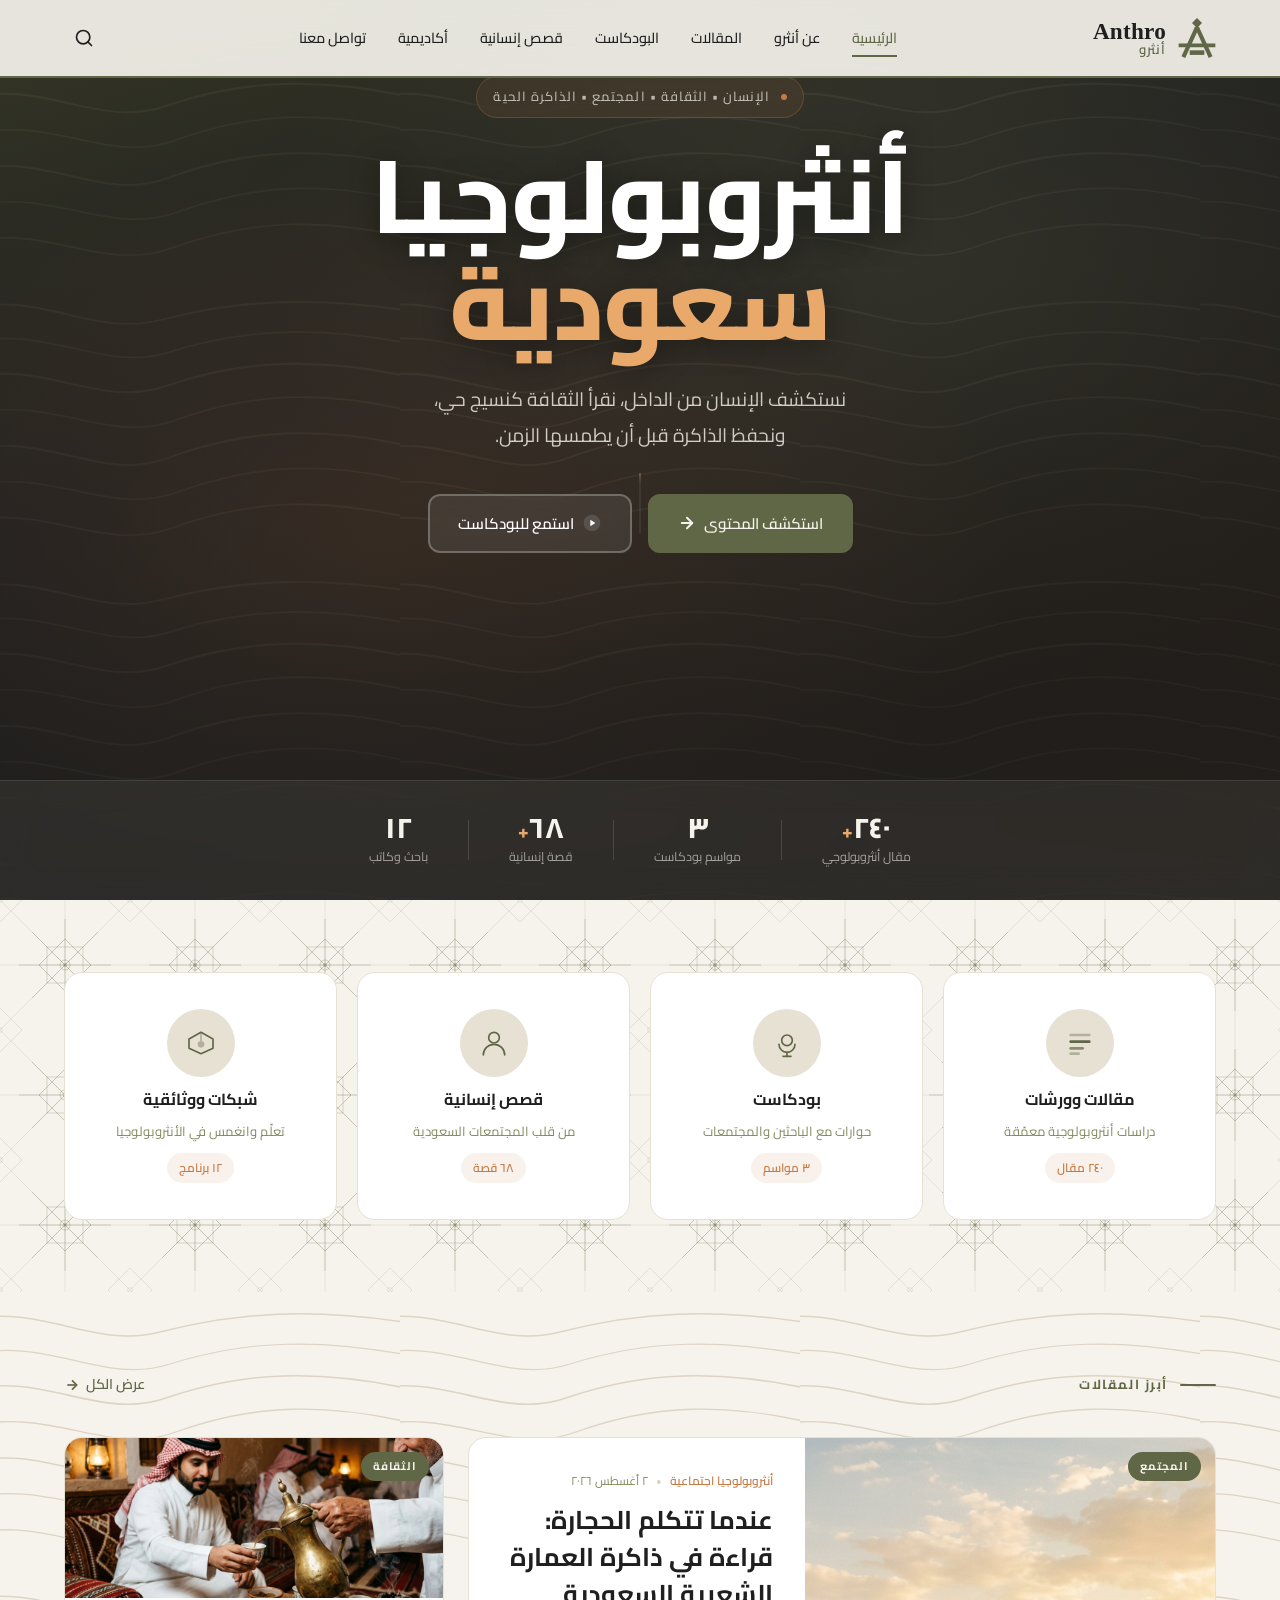
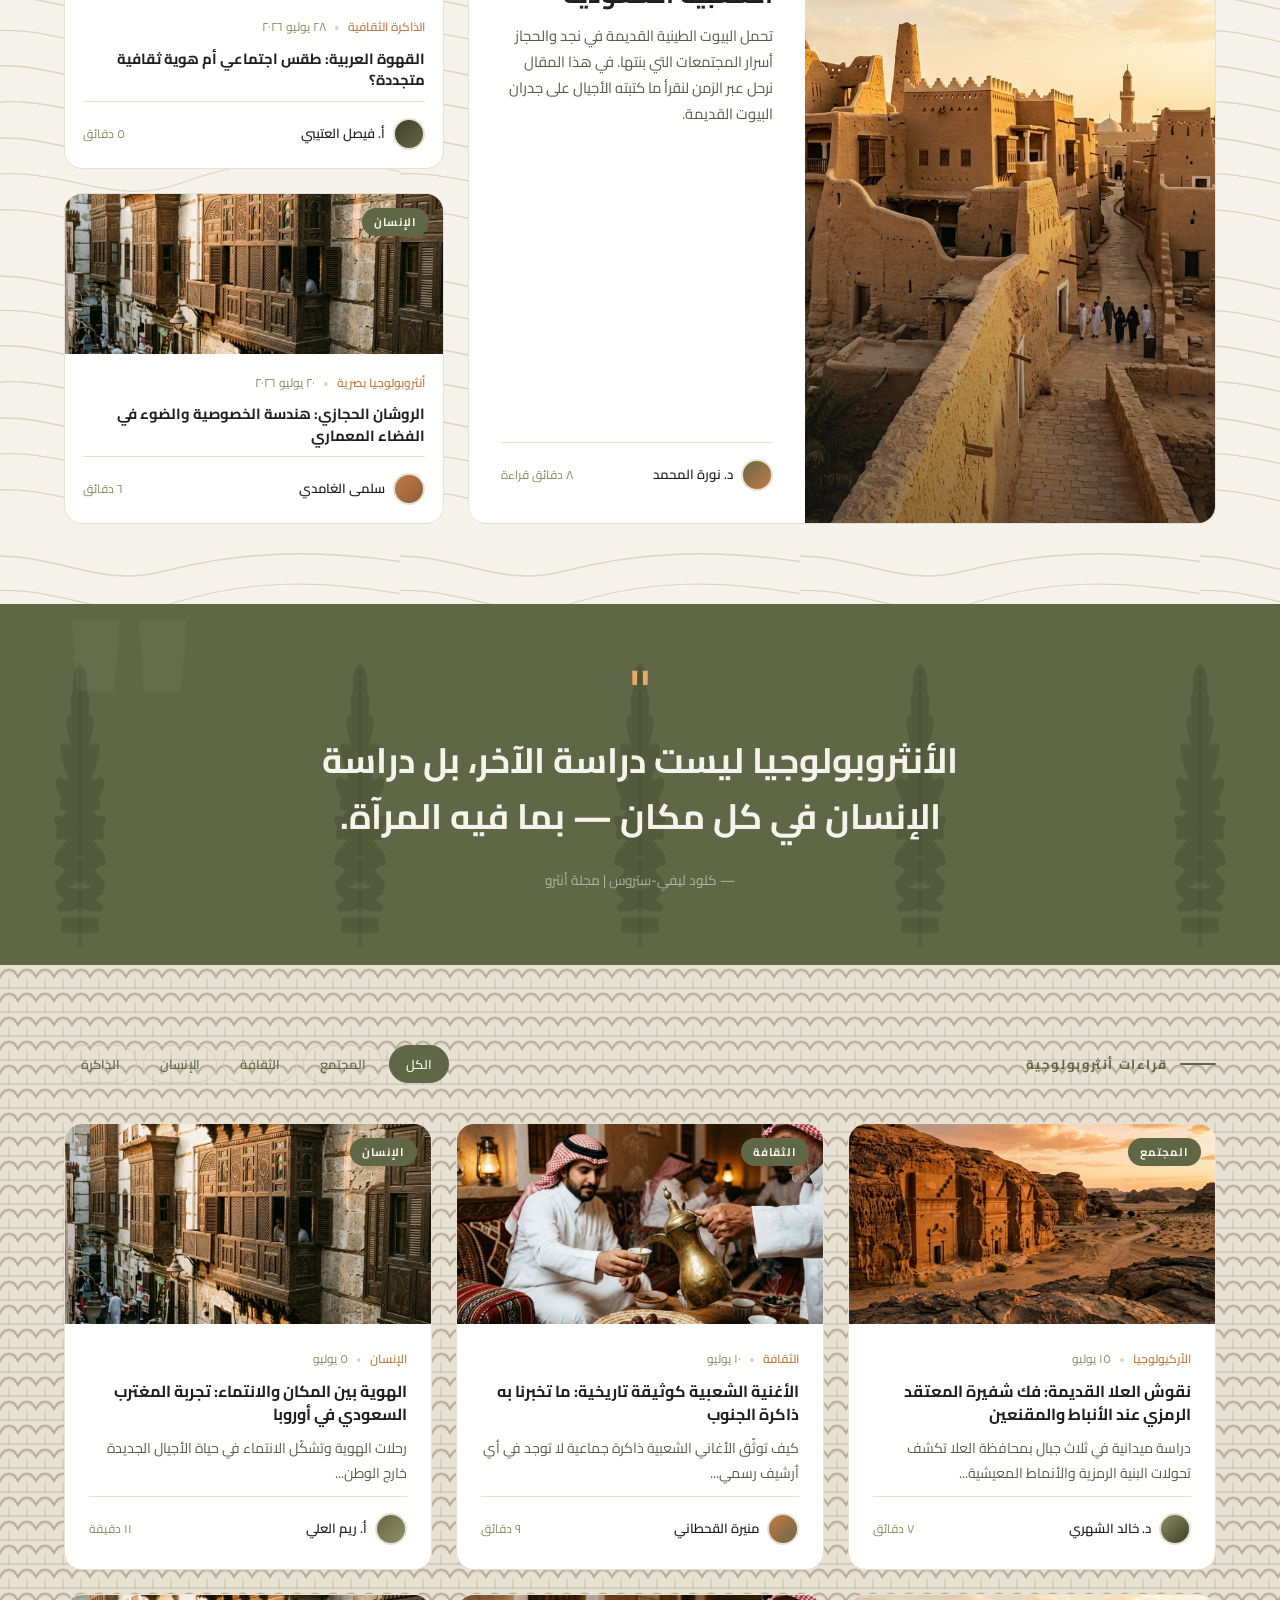
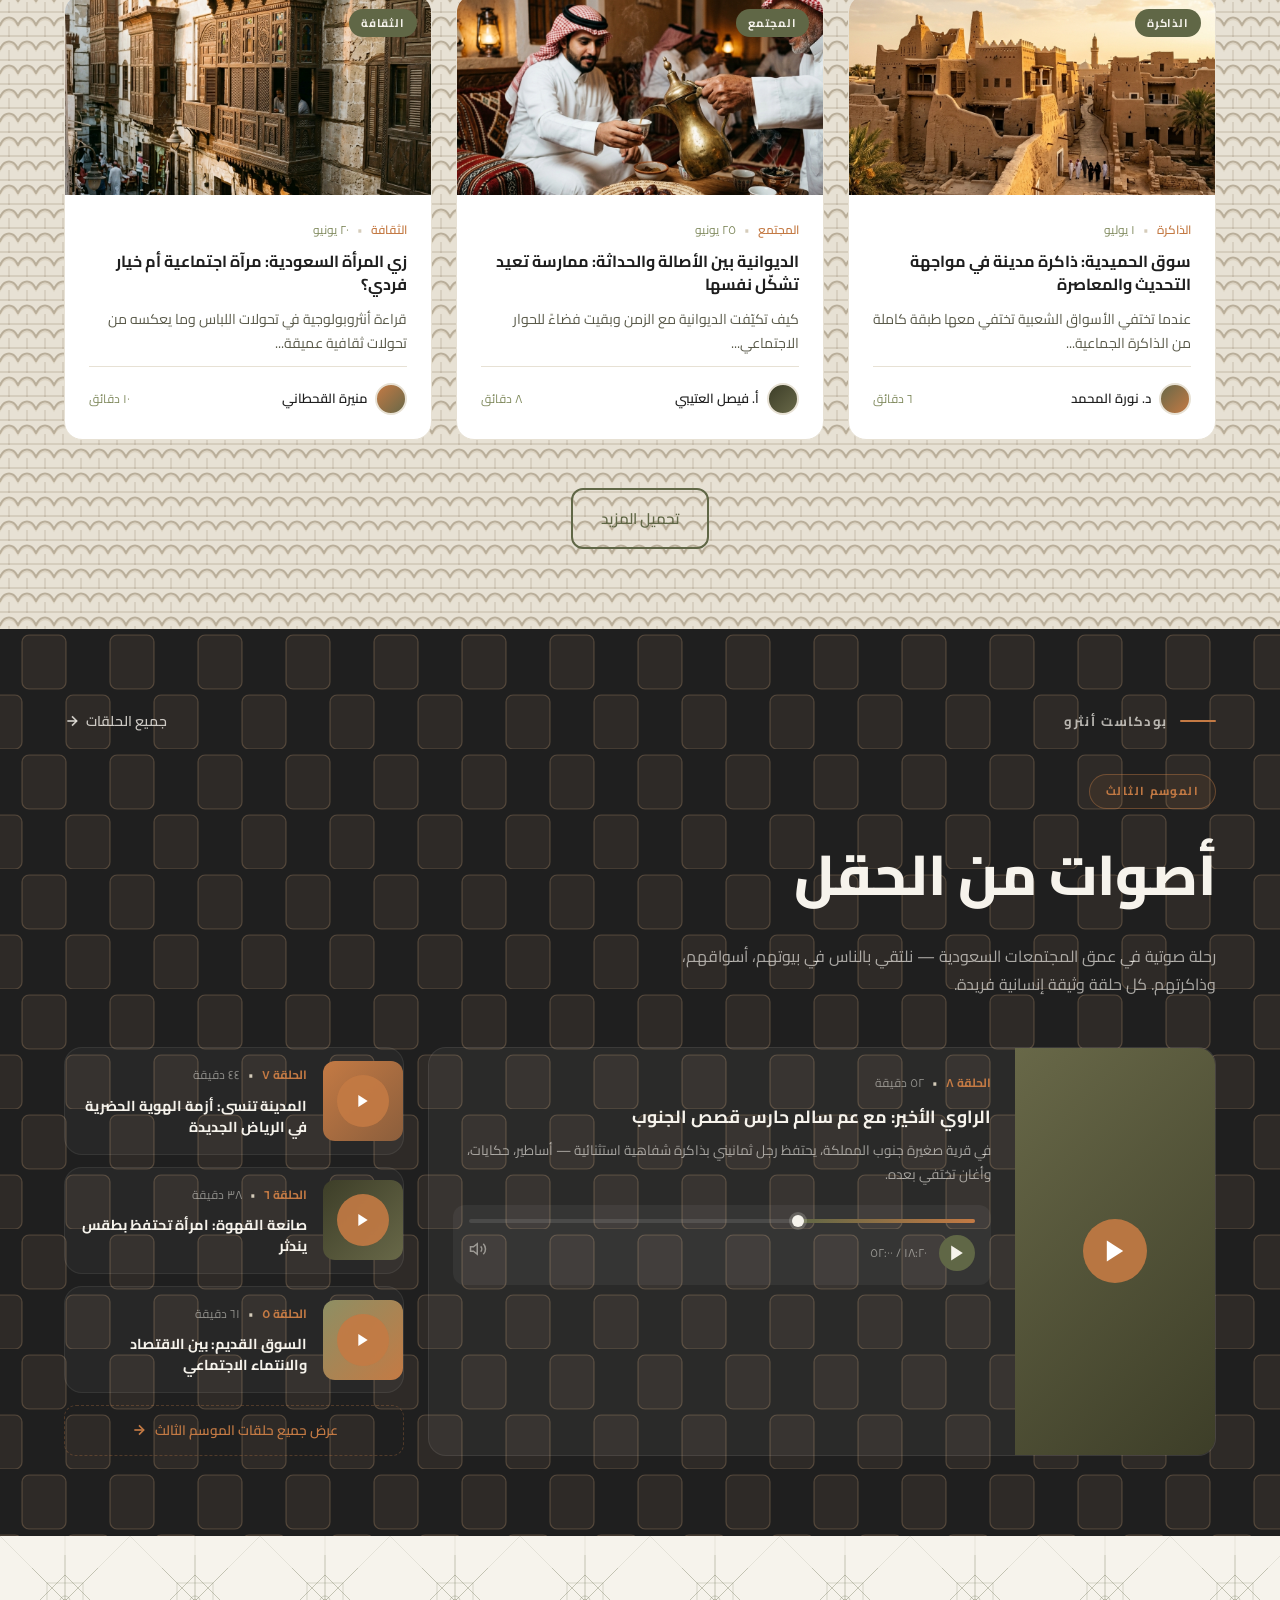
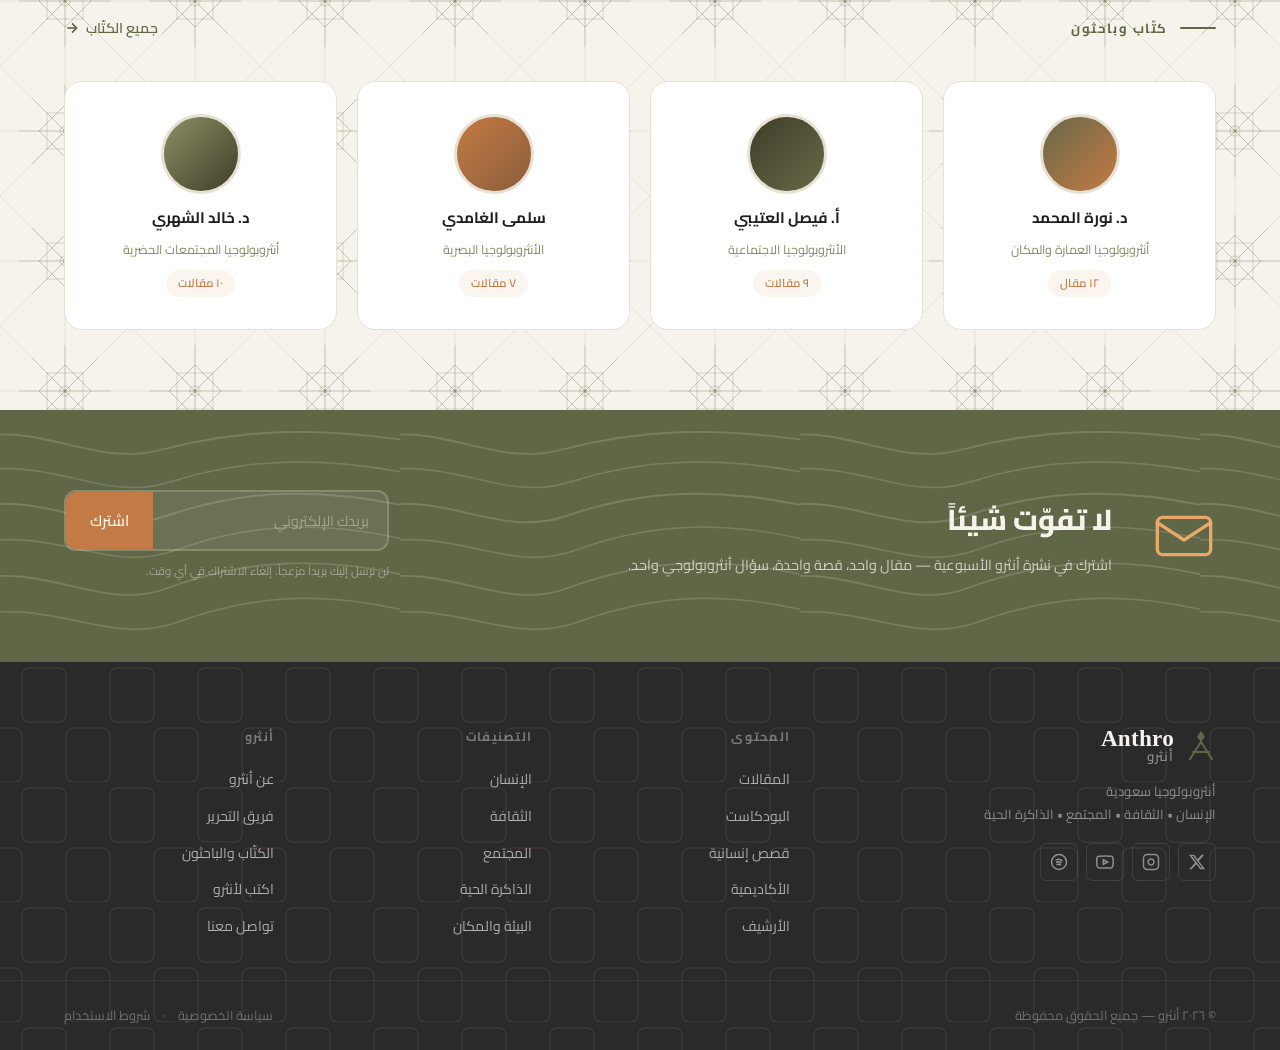
<file: index.html>
<!DOCTYPE html>
<html lang="ar" dir="rtl">
<head>
  <meta charset="UTF-8" />
  <meta name="viewport" content="width=device-width, initial-scale=1.0" />
  <title>أنثرو | أنثروبولوجيا سعودية</title>
  <meta name="description" content="أنثرو — منصة أنثروبولوجية سعودية تستكشف الإنسان والثقافة والمجتمع والذاكرة الحية." />
  <link rel="preconnect" href="https://fonts.googleapis.com" />
  <link rel="preconnect" href="https://fonts.gstatic.com" crossorigin />
  <link href="https://fonts.googleapis.com/css2?family=Cairo:wght@300;400;500;600;700;800&display=swap" rel="stylesheet" />
  <link rel="stylesheet" href="style.css" />
</head>
<body>

  <!-- ============================
       HEADER / NAVIGATION
  ============================= -->
  <header class="site-header" id="site-header">
    <div class="header-inner container">

      <a href="#" class="logo" aria-label="أنثرو">
        <div class="logo-icon">
          <svg width="38" height="42" viewBox="0 0 40 46" fill="none" xmlns="http://www.w3.org/2000/svg">
            <polygon points="20,1 25.5,6.5 20,12 14.5,6.5" fill="currentColor"/>
            <line x1="19" y1="13.5" x2="6" y2="42" stroke="currentColor" stroke-width="4.5" stroke-linecap="square"/>
            <line x1="21" y1="13.5" x2="34" y2="42" stroke="currentColor" stroke-width="4.5" stroke-linecap="square"/>
            <line x1="2" y1="31" x2="38" y2="31" stroke="currentColor" stroke-width="4.2" stroke-linecap="square"/>
            <rect x="12" y="36.5" width="16" height="5" fill="currentColor"/>
          </svg>
        </div>
        <div class="logo-text">
          <span class="logo-en">Anthro</span>
          <span class="logo-ar">أنثرو</span>
        </div>
      </a>

      <nav class="main-nav" id="main-nav" aria-label="التنقل الرئيسي">
        <ul class="nav-list">
          <li><a href="index.html" class="nav-link active">الرئيسية</a></li>
          <li><a href="about.html" class="nav-link">عن أنثرو</a></li>
          <li><a href="archive.html" class="nav-link">المقالات</a></li>
          <li><a href="podcast.html" class="nav-link">البودكاست</a></li>
          <li><a href="category.html" class="nav-link">قصص إنسانية</a></li>
          <li><a href="about.html#academy" class="nav-link">أكاديمية</a></li>
          <li><a href="contact.html" class="nav-link">تواصل معنا</a></li>
        </ul>
      </nav>

      <div class="header-actions">
        <button class="icon-btn search-btn" id="search-toggle" aria-label="بحث">
          <svg width="20" height="20" viewBox="0 0 24 24" fill="none" stroke="currentColor" stroke-width="2" stroke-linecap="round" stroke-linejoin="round">
            <circle cx="11" cy="11" r="8"/><line x1="21" y1="21" x2="16.65" y2="16.65"/>
          </svg>
        </button>
        <button class="hamburger" id="menu-toggle" aria-label="قائمة" aria-expanded="false">
          <span></span><span></span><span></span>
        </button>
      </div>
    </div>

    <div class="search-overlay" id="search-overlay">
      <div class="search-inner container">
        <input type="search" class="search-input" placeholder="ابحث في أنثرو..." id="search-input" />
        <button class="search-close" id="search-close" aria-label="إغلاق">
          <svg width="24" height="24" viewBox="0 0 24 24" fill="none" stroke="currentColor" stroke-width="2">
            <line x1="18" y1="6" x2="6" y2="18"/><line x1="6" y1="6" x2="18" y2="18"/>
          </svg>
        </button>
      </div>
    </div>
  </header>

  <div class="mobile-nav" id="mobile-nav">
    <ul class="mobile-nav-list">
      <li><a href="index.html" class="mobile-nav-link">الرئيسية</a></li>
      <li><a href="about.html" class="mobile-nav-link">عن أنثرو</a></li>
      <li><a href="archive.html" class="mobile-nav-link">المقالات</a></li>
      <li><a href="podcast.html" class="mobile-nav-link">البودكاست</a></li>
      <li><a href="category.html" class="mobile-nav-link">قصص إنسانية</a></li>
      <li><a href="contact.html" class="mobile-nav-link">تواصل معنا</a></li>
    </ul>
  </div>
  <div class="nav-overlay" id="nav-overlay"></div>

  <main>

    <!-- HERO -->
    <section class="hero" id="hero">
      <div class="hero-bg">
        <div class="hero-img-placeholder"></div>
        <div class="hero-overlay"></div>
        <div class="hero-geo-pattern pattern-topography"></div>
      </div>
      <div class="hero-content container">
        <div class="hero-eyebrow">
          <span class="eyebrow-dot"></span>
          <span>الإنسان &bull; الثقافة &bull; المجتمع &bull; الذاكرة الحية</span>
        </div>
        <h1 class="hero-title">أنثروبولوجيا<br /><em class="hero-em">سعودية</em></h1>
        <p class="hero-sub">نستكشف الإنسان من الداخل، نقرأ الثقافة كنسيج حي،<br />ونحفظ الذاكرة قبل أن يطمسها الزمن.</p>
        <div class="hero-ctas">
          <a href="#stories" class="btn btn--primary">
            استكشف المحتوى
            <svg width="18" height="18" viewBox="0 0 24 24" fill="none" stroke="currentColor" stroke-width="2.5" stroke-linecap="round" stroke-linejoin="round"><line x1="5" y1="12" x2="19" y2="12"/><polyline points="12 5 19 12 12 19"/></svg>
          </a>
          <a href="#podcast" class="btn btn--ghost">
            <svg width="20" height="20" viewBox="0 0 24 24"><circle cx="12" cy="12" r="10" fill="rgba(255,255,255,0.12)"/><polygon points="10 8 16 12 10 16 10 8" fill="white"/></svg>
            استمع للبودكاست
          </a>
        </div>
        <div class="scroll-hint">
          <div class="scroll-line"><div class="scroll-dot-anim"></div></div>
        </div>
      </div>
      <div class="hero-stats-bar">
        <div class="container">
          <div class="stats-row">
            <div class="stat">
              <span class="stat-n">٢٤٠<span class="stat-plus">+</span></span>
              <span class="stat-l">مقال أنثروبولوجي</span>
            </div>
            <div class="stat-sep"></div>
            <div class="stat">
              <span class="stat-n">٣</span>
              <span class="stat-l">مواسم بودكاست</span>
            </div>
            <div class="stat-sep"></div>
            <div class="stat">
              <span class="stat-n">٦٨<span class="stat-plus">+</span></span>
              <span class="stat-l">قصة إنسانية</span>
            </div>
            <div class="stat-sep"></div>
            <div class="stat">
              <span class="stat-n">١٢</span>
              <span class="stat-l">باحث وكاتب</span>
            </div>
          </div>
        </div>
      </div>
    </section>

    <!-- CATEGORIES -->
    <section class="cats-section section-space pattern-sadu" id="categories">
      <div class="container">
        <div class="cats-grid">
          <a href="archive.html" class="cat-card" id="cat-articles">
            <div class="cat-icon-wrap">
              <svg viewBox="0 0 48 48" fill="none">
                <rect x="8" y="10" width="32" height="4" rx="2" fill="currentColor" opacity="0.4"/>
                <rect x="8" y="20" width="32" height="4" rx="2" fill="currentColor"/>
                <rect x="8" y="30" width="22" height="4" rx="2" fill="currentColor" opacity="0.7"/>
                <rect x="8" y="38" width="16" height="4" rx="2" fill="currentColor" opacity="0.4"/>
              </svg>
            </div>
            <h3 class="cat-name">مقالات وورشات</h3>
            <p class="cat-desc">دراسات أنثروبولوجية معمّقة</p>
            <span class="cat-badge">٢٤٠ مقال</span>
          </a>

          <a href="podcast.html" class="cat-card" id="cat-podcast">
            <div class="cat-icon-wrap">
              <svg viewBox="0 0 48 48" fill="none">
                <circle cx="24" cy="20" r="8" stroke="currentColor" stroke-width="2.5"/>
                <path d="M12 26c0 6.627 5.373 12 12 12s12-5.373 12-12" stroke="currentColor" stroke-width="2.5" stroke-linecap="round"/>
                <line x1="24" y1="38" x2="24" y2="44" stroke="currentColor" stroke-width="2.5" stroke-linecap="round"/>
                <line x1="18" y1="44" x2="30" y2="44" stroke="currentColor" stroke-width="2.5" stroke-linecap="round"/>
              </svg>
            </div>
            <h3 class="cat-name">بودكاست</h3>
            <p class="cat-desc">حوارات مع الباحثين والمجتمعات</p>
            <span class="cat-badge">٣ مواسم</span>
          </a>

          <a href="category.html" class="cat-card" id="cat-human">
            <div class="cat-icon-wrap">
              <svg viewBox="0 0 48 48" fill="none">
                <circle cx="24" cy="16" r="8" stroke="currentColor" stroke-width="2.5"/>
                <path d="M8 42c0-8.837 7.163-16 16-16s16 7.163 16 16" stroke="currentColor" stroke-width="2.5" stroke-linecap="round"/>
              </svg>
            </div>
            <h3 class="cat-name">قصص إنسانية</h3>
            <p class="cat-desc">من قلب المجتمعات السعودية</p>
            <span class="cat-badge">٦٨ قصة</span>
          </a>

          <a href="about.html" class="cat-card" id="cat-academy">
            <div class="cat-icon-wrap">
              <svg viewBox="0 0 48 48" fill="none">
                <path d="M24 8L42 18v14L24 40 6 32V18L24 8z" stroke="currentColor" stroke-width="2.5" stroke-linejoin="round"/>
                <circle cx="24" cy="26" r="5" fill="currentColor" opacity="0.4"/>
                <line x1="24" y1="8" x2="24" y2="21" stroke="currentColor" stroke-width="2" opacity="0.5"/>
              </svg>
            </div>
            <h3 class="cat-name">شبكات ووثائقية</h3>
            <p class="cat-desc">تعلّم وانغمس في الأنثروبولوجيا</p>
            <span class="cat-badge">١٢ برنامج</span>
          </a>
        </div>
      </div>
    </section>

    <!-- FEATURED STORIES -->
    <section class="featured-section section-space" id="stories">
      <div class="container">
        <div class="sec-header">
          <div class="sec-label">
            <span class="sec-line"></span>
            <span>أبرز المقالات</span>
          </div>
          <a href="#" class="sec-more">عرض الكل <svg width="16" height="16" viewBox="0 0 24 24" fill="none" stroke="currentColor" stroke-width="2.5"><line x1="5" y1="12" x2="19" y2="12"/><polyline points="12 5 19 12 12 19"/></svg></a>
        </div>

        <div class="featured-layout">
          <article class="art-card art-card--hero" id="art-main">
            <a href="single.html" class="art-img-link">
              <div class="art-img" style="background-image: url('assets/images/hero_architecture.png'); background-size: cover; background-position: center;">
                <div class="art-img-overlay"></div>
                <span class="art-tag">المجتمع</span>
              </div>
            </a>
            <div class="art-body">
              <div class="art-meta">
                <span class="art-cat">أنثروبولوجيا اجتماعية</span>
                <span class="meta-sep">•</span>
                <time>٢ أغسطس ٢٠٢٦</time>
              </div>
              <h2 class="art-title art-title--lg"><a href="single.html">عندما تتكلم الحجارة: قراءة في ذاكرة العمارة الشعبية السعودية</a></h2>
              <p class="art-excerpt">تحمل البيوت الطينية القديمة في نجد والحجاز أسرار المجتمعات التي بنتها. في هذا المقال نرحل عبر الزمن لنقرأ ما كتبته الأجيال على جدران البيوت القديمة.</p>
              <div class="art-footer">
                <a href="author.html" class="art-author"><div class="av av--1"></div><span>د. نورة المحمد</span></a>
                <span class="read-time">٨ دقائق قراءة</span>
              </div>
            </div>
          </article>

          <div class="art-side">
            <article class="art-card art-card--side" id="art-side-1">
              <a href="single.html" class="art-img-link"><div class="art-img" style="background-image: url('assets/images/coffee_culture.png'); background-size: cover; background-position: center;"><span class="art-tag">الثقافة</span></div></a>
              <div class="art-body">
                <div class="art-meta"><span class="art-cat">الذاكرة الثقافية</span><span class="meta-sep">•</span><time>٢٨ يوليو ٢٠٢٦</time></div>
                <h3 class="art-title"><a href="single.html">القهوة العربية: طقس اجتماعي أم هوية ثقافية متجددة؟</a></h3>
                <div class="art-footer"><a href="author.html" class="art-author"><div class="av av--2"></div><span>أ. فيصل العتيبي</span></a><span class="read-time">٥ دقائق</span></div>
              </div>
            </article>
            <article class="art-card art-card--side" id="art-side-2">
              <a href="single.html" class="art-img-link"><div class="art-img" style="background-image: url('assets/images/hijazi_roshan.png'); background-size: cover; background-position: center;"><span class="art-tag">الإنسان</span></div></a>
              <div class="art-body">
                <div class="art-meta"><span class="art-cat">أنثروبولوجيا بصرية</span><span class="meta-sep">•</span><time>٢٠ يوليو ٢٠٢٦</time></div>
                <h3 class="art-title"><a href="single.html">الروشان الحجازي: هندسة الخصوصية والضوء في الفضاء المعماري</a></h3>
                <div class="art-footer"><a href="author.html" class="art-author"><div class="av av--3"></div><span>سلمى الغامدي</span></a><span class="read-time">٦ دقائق</span></div>
              </div>
            </article>
          </div>
        </div>
      </div>
    </section>

    <!-- PHILOSOPHY STRIP -->
    <section class="philosophy pattern-palm" id="philosophy">
      <div class="container">
        <div class="philosophy-inner">
          <span class="ph-mark">"</span>
          <blockquote class="ph-quote">الأنثروبولوجيا ليست دراسة الآخر، بل دراسة الإنسان في كل مكان — بما فيه المرآة.</blockquote>
          <cite class="ph-cite">— كلود ليفي-ستروس | مجلة أنثرو</cite>
        </div>
      </div>
    </section>

    <!-- STORIES GRID -->
    <section class="grid-section section-space" id="grid">
      <div class="container">
        <div class="sec-header">
          <div class="sec-label"><span class="sec-line"></span><span>قراءات أنثروبولوجية</span></div>
          <div class="filter-row" id="filter-row">
            <button class="flt-btn active" data-f="all">الكل</button>
            <button class="flt-btn" data-f="society">المجتمع</button>
            <button class="flt-btn" data-f="culture">الثقافة</button>
            <button class="flt-btn" data-f="human">الإنسان</button>
            <button class="flt-btn" data-f="memory">الذاكرة</button>
          </div>
        </div>

        <div class="art-grid" id="art-grid">
          <article class="art-card art-card--grid" data-cat="society" id="g1">
            <a href="single.html" class="art-img-link"><div class="art-img" style="background-image: url('assets/images/archaeology_alula.png'); background-size: cover; background-position: center;"><span class="art-tag">المجتمع</span></div></a>
            <div class="art-body">
              <div class="art-meta"><span class="art-cat">الأركيولوجيا</span><span class="meta-sep">•</span><time>١٥ يوليو</time></div>
              <h3 class="art-title"><a href="single.html">نقوش العلا القديمة: فك شفيرة المعتقد الرمزي عند الأنباط والمقنعين</a></h3>
              <p class="art-excerpt">دراسة ميدانية في ثلاث جبال بمحافظة العلا تكشف تحولات البنية الرمزية والأنماط المعيشية...</p>
              <div class="art-footer"><a href="author.html" class="art-author"><div class="av av--4"></div><span>د. خالد الشهري</span></a><span class="read-time">٧ دقائق</span></div>
            </div>
          </article>

          <article class="art-card art-card--grid" data-cat="culture" id="g2">
            <a href="single.html" class="art-img-link"><div class="art-img" style="background-image: url('assets/images/coffee_culture.png'); background-size: cover; background-position: center;"><span class="art-tag">الثقافة</span></div></a>
            <div class="art-body">
              <div class="art-meta"><span class="art-cat">الثقافة</span><span class="meta-sep">•</span><time>١٠ يوليو</time></div>
              <h3 class="art-title"><a href="single.html">الأغنية الشعبية كوثيقة تاريخية: ما تخبرنا به ذاكرة الجنوب</a></h3>
              <p class="art-excerpt">كيف توثّق الأغاني الشعبية ذاكرة جماعية لا توجد في أي أرشيف رسمي...</p>
              <div class="art-footer"><a href="author.html" class="art-author"><div class="av av--5"></div><span>منيرة القحطاني</span></a><span class="read-time">٩ دقائق</span></div>
            </div>
          </article>

          <article class="art-card art-card--grid" data-cat="human" id="g3">
            <a href="single.html" class="art-img-link"><div class="art-img" style="background-image: url('assets/images/hijazi_roshan.png'); background-size: cover; background-position: center;"><span class="art-tag">الإنسان</span></div></a>
            <div class="art-body">
              <div class="art-meta"><span class="art-cat">الإنسان</span><span class="meta-sep">•</span><time>٥ يوليو</time></div>
              <h3 class="art-title"><a href="single.html">الهوية بين المكان والانتماء: تجربة المغترب السعودي في أوروبا</a></h3>
              <p class="art-excerpt">رحلات الهوية وتشكّل الانتماء في حياة الأجيال الجديدة خارج الوطن...</p>
              <div class="art-footer"><a href="author.html" class="art-author"><div class="av av--6"></div><span>أ. ريم العلي</span></a><span class="read-time">١١ دقيقة</span></div>
            </div>
          </article>

          <article class="art-card art-card--grid" data-cat="memory" id="g4">
            <a href="single.html" class="art-img-link"><div class="art-img" style="background-image: url('assets/images/hero_architecture.png'); background-size: cover; background-position: center;"><span class="art-tag">الذاكرة</span></div></a>
            <div class="art-body">
              <div class="art-meta"><span class="art-cat">الذاكرة</span><span class="meta-sep">•</span><time>١ يوليو</time></div>
              <h3 class="art-title"><a href="single.html">سوق الحميدية: ذاكرة مدينة في مواجهة التحديث والمعاصرة</a></h3>
              <p class="art-excerpt">عندما تختفي الأسواق الشعبية تختفي معها طبقة كاملة من الذاكرة الجماعية...</p>
              <div class="art-footer"><a href="author.html" class="art-author"><div class="av av--1"></div><span>د. نورة المحمد</span></a><span class="read-time">٦ دقائق</span></div>
            </div>
          </article>

          <article class="art-card art-card--grid" data-cat="society" id="g5">
            <a href="single.html" class="art-img-link"><div class="art-img" style="background-image: url('assets/images/coffee_culture.png'); background-size: cover; background-position: center;"><span class="art-tag">المجتمع</span></div></a>
            <div class="art-body">
              <div class="art-meta"><span class="art-cat">المجتمع</span><span class="meta-sep">•</span><time>٢٥ يونيو</time></div>
              <h3 class="art-title"><a href="single.html">الديوانية بين الأصالة والحداثة: ممارسة تعيد تشكّل نفسها</a></h3>
              <p class="art-excerpt">كيف تكيّفت الديوانية مع الزمن وبقيت فضاءً للحوار الاجتماعي...</p>
              <div class="art-footer"><a href="author.html" class="art-author"><div class="av av--2"></div><span>أ. فيصل العتيبي</span></a><span class="read-time">٨ دقائق</span></div>
            </div>
          </article>

          <article class="art-card art-card--grid" data-cat="culture" id="g6">
            <a href="single.html" class="art-img-link"><div class="art-img" style="background-image: url('assets/images/hijazi_roshan.png'); background-size: cover; background-position: center;"><span class="art-tag">الثقافة</span></div></a>
            <div class="art-body">
              <div class="art-meta"><span class="art-cat">الثقافة</span><span class="meta-sep">•</span><time>٢٠ يونيو</time></div>
              <h3 class="art-title"><a href="single.html">زي المرأة السعودية: مرآة اجتماعية أم خيار فردي؟</a></h3>
              <p class="art-excerpt">قراءة أنثروبولوجية في تحولات اللباس وما يعكسه من تحولات ثقافية عميقة...</p>
              <div class="art-footer"><a href="author.html" class="art-author"><div class="av av--5"></div><span>منيرة القحطاني</span></a><span class="read-time">١٠ دقائق</span></div>
            </div>
          </article>
        </div>

        <div class="load-wrap">
          <button class="btn btn--outline" id="load-more">تحميل المزيد</button>
        </div>
      </div>
    </section>

    <!-- PODCAST -->
    <section class="podcast-sec pattern-mudbrick" id="podcast">
      <div class="pod-pattern"></div>
      <div class="container">
        <div class="sec-header sec-header--lt">
          <div class="sec-label sec-label--lt"><span class="sec-line sec-line--cu"></span><span>بودكاست أنثرو</span></div>
          <a href="#" class="sec-more sec-more--lt">جميع الحلقات <svg width="16" height="16" viewBox="0 0 24 24" fill="none" stroke="currentColor" stroke-width="2.5"><line x1="5" y1="12" x2="19" y2="12"/><polyline points="12 5 19 12 12 19"/></svg></a>
        </div>

        <div class="pod-intro">
          <div class="pod-season-badge">الموسم الثالث</div>
          <h2 class="pod-main-title">أصوات من الحقل</h2>
          <p class="pod-main-desc">رحلة صوتية في عمق المجتمعات السعودية — نلتقي بالناس في بيوتهم، أسواقهم، وذاكرتهم. كل حلقة وثيقة إنسانية فريدة.</p>
        </div>

        <div class="pod-layout">
          <article class="ep-card ep-card--feat" id="ep-feat">
            <div class="ep-thumb ep-thumb--1">
              <button class="ep-play-btn ep-play-btn--lg" aria-label="تشغيل">
                <svg width="28" height="28" viewBox="0 0 24 24" fill="currentColor"><polygon points="5 3 19 12 5 21 5 3"/></svg>
              </button>
            </div>
            <div class="ep-body">
              <div class="ep-meta"><span class="ep-num">الحلقة ٨</span><span class="meta-sep">•</span><span class="ep-dur">٥٢ دقيقة</span></div>
              <h3 class="ep-title">الراوي الأخير: مع عم سالم حارس قصص الجنوب</h3>
              <p class="ep-desc">في قرية صغيرة جنوب المملكة، يحتفظ رجل ثمانيني بذاكرة شفاهية استثنائية — أساطير، حكايات، وأغان تختفي بعده.</p>
              <div class="mini-player" id="mp1">
                <div class="mp-track">
                  <div class="mp-bar" id="mp-bar-1">
                    <div class="mp-fill" id="mp-fill-1" style="width:35%"></div>
                    <div class="mp-thumb" id="mp-thumb-1"></div>
                  </div>
                </div>
                <div class="mp-controls">
                  <button class="pp-btn" id="pp1" aria-label="تشغيل/إيقاف">
                    <svg class="i-play" width="20" height="20" viewBox="0 0 24 24" fill="currentColor"><polygon points="5 3 19 12 5 21 5 3"/></svg>
                    <svg class="i-pause" width="20" height="20" viewBox="0 0 24 24" fill="currentColor" style="display:none"><rect x="6" y="4" width="4" height="16"/><rect x="14" y="4" width="4" height="16"/></svg>
                  </button>
                  <div class="mp-time"><span id="ct1">١٨:٢٠</span> / <span>٥٢:٠٠</span></div>
                  <button class="vol-btn" aria-label="صوت">
                    <svg width="18" height="18" viewBox="0 0 24 24" fill="none" stroke="currentColor" stroke-width="2"><polygon points="11 5 6 9 2 9 2 15 6 15 11 19 11 5"/><path d="M19.07 4.93a10 10 0 0 1 0 14.14M15.54 8.46a5 5 0 0 1 0 7.07"/></svg>
                  </button>
                </div>
              </div>
            </div>
          </article>

          <div class="ep-list">
            <article class="ep-card ep-card--row" id="ep-r1">
              <div class="ep-thumb ep-thumb--2 ep-thumb--sm"><button class="ep-play-btn" aria-label="تشغيل"><svg width="16" height="16" viewBox="0 0 24 24" fill="currentColor"><polygon points="5 3 19 12 5 21 5 3"/></svg></button></div>
              <div class="ep-body"><div class="ep-meta"><span class="ep-num">الحلقة ٧</span><span class="meta-sep">•</span><span class="ep-dur">٤٤ دقيقة</span></div><h4 class="ep-title ep-title--sm">المدينة تنسى: أزمة الهوية الحضرية في الرياض الجديدة</h4></div>
            </article>
            <article class="ep-card ep-card--row" id="ep-r2">
              <div class="ep-thumb ep-thumb--3 ep-thumb--sm"><button class="ep-play-btn" aria-label="تشغيل"><svg width="16" height="16" viewBox="0 0 24 24" fill="currentColor"><polygon points="5 3 19 12 5 21 5 3"/></svg></button></div>
              <div class="ep-body"><div class="ep-meta"><span class="ep-num">الحلقة ٦</span><span class="meta-sep">•</span><span class="ep-dur">٣٨ دقيقة</span></div><h4 class="ep-title ep-title--sm">صانعة القهوة: امرأة تحتفظ بطقس يندثر</h4></div>
            </article>
            <article class="ep-card ep-card--row" id="ep-r3">
              <div class="ep-thumb ep-thumb--4 ep-thumb--sm"><button class="ep-play-btn" aria-label="تشغيل"><svg width="16" height="16" viewBox="0 0 24 24" fill="currentColor"><polygon points="5 3 19 12 5 21 5 3"/></svg></button></div>
              <div class="ep-body"><div class="ep-meta"><span class="ep-num">الحلقة ٥</span><span class="meta-sep">•</span><span class="ep-dur">٦١ دقيقة</span></div><h4 class="ep-title ep-title--sm">السوق القديم: بين الاقتصاد والانتماء الاجتماعي</h4></div>
            </article>
            <a href="#" class="all-eps-link"><svg width="16" height="16" viewBox="0 0 24 24" fill="none" stroke="currentColor" stroke-width="2.5"><line x1="5" y1="12" x2="19" y2="12"/><polyline points="12 5 19 12 12 19"/></svg>عرض جميع حلقات الموسم الثالث</a>
          </div>
        </div>
      </div>
    </section>

    <!-- AUTHORS -->
    <section class="authors-sec section-space" id="authors">
      <div class="container">
        <div class="sec-header">
          <div class="sec-label"><span class="sec-line"></span><span>كتّاب وباحثون</span></div>
          <a href="#" class="sec-more">جميع الكتّاب <svg width="16" height="16" viewBox="0 0 24 24" fill="none" stroke="currentColor" stroke-width="2.5"><line x1="5" y1="12" x2="19" y2="12"/><polyline points="12 5 19 12 12 19"/></svg></a>
        </div>
        <div class="authors-grid">
          <a href="#" class="au-card" id="au1"><div class="au-photo au-photo--1"></div><h4 class="au-name">د. نورة المحمد</h4><p class="au-field">أنثروبولوجيا العمارة والمكان</p><span class="au-count">١٢ مقال</span></a>
          <a href="#" class="au-card" id="au2"><div class="au-photo au-photo--2"></div><h4 class="au-name">أ. فيصل العتيبي</h4><p class="au-field">الأنثروبولوجيا الاجتماعية</p><span class="au-count">٩ مقالات</span></a>
          <a href="#" class="au-card" id="au3"><div class="au-photo au-photo--3"></div><h4 class="au-name">سلمى الغامدي</h4><p class="au-field">الأنثروبولوجيا البصرية</p><span class="au-count">٧ مقالات</span></a>
          <a href="#" class="au-card" id="au4"><div class="au-photo au-photo--4"></div><h4 class="au-name">د. خالد الشهري</h4><p class="au-field">أنثروبولوجيا المجتمعات الحضرية</p><span class="au-count">١٠ مقالات</span></a>
        </div>
      </div>
    </section>

    <!-- NEWSLETTER -->
    <section class="nl-section" id="newsletter">
      <div class="nl-pattern"></div>
      <div class="container">
        <div class="nl-inner">
          <div class="nl-icon">
            <svg viewBox="0 0 48 48" fill="none">
              <path d="M40 10H8C5.8 10 4 11.8 4 14v20c0 2.2 1.8 4 4 4h32c2.2 0 4-1.8 4-4V14c0-2.2-1.8-4-4-4z" stroke="currentColor" stroke-width="2.5" stroke-linejoin="round"/>
              <polyline points="4 14 24 27 44 14" stroke="currentColor" stroke-width="2.5" stroke-linecap="round" stroke-linejoin="round"/>
            </svg>
          </div>
          <div class="nl-text">
            <h2 class="nl-title">لا تفوّت شيئاً</h2>
            <p class="nl-desc">اشترك في نشرة أنثرو الأسبوعية — مقال واحد، قصة واحدة، سؤال أنثروبولوجي واحد.</p>
          </div>
          <form class="nl-form" id="nl-form" novalidate>
            <div class="nl-field">
              <input type="email" class="nl-input" id="nl-email" placeholder="بريدك الإلكتروني" required />
              <button type="submit" class="btn btn--primary">اشترك</button>
            </div>
            <p class="nl-note">لن نرسل إليك بريداً مزعجاً. إلغاء الاشتراك في أي وقت.</p>
          </form>
        </div>
      </div>
    </section>

  </main>

  <!-- FOOTER -->
  <footer class="site-footer" id="footer">
    <div class="ft-top">
      <div class="container">
        <div class="ft-grid">
          <div class="ft-brand">
            <a href="#" class="logo logo--ft">
              <div class="logo-icon"><svg width="30" height="34" viewBox="0 0 38 42" fill="none"><polygon points="19,3 24,11 19,17 14,11" fill="currentColor"/><line x1="5" y1="39" x2="19" y2="17" stroke="currentColor" stroke-width="2.5" stroke-linecap="round"/><line x1="33" y1="39" x2="19" y2="17" stroke="currentColor" stroke-width="2.5" stroke-linecap="round"/><line x1="9" y1="30" x2="29" y2="30" stroke="currentColor" stroke-width="2.5" stroke-linecap="round"/></svg></div>
              <div class="logo-text"><span class="logo-en">Anthro</span><span class="logo-ar">أنثرو</span></div>
            </a>
            <p class="ft-tagline">أنثروبولوجيا سعودية<br />الإنسان • الثقافة • المجتمع • الذاكرة الحية</p>
            <div class="social-row">
              <a href="#" class="soc-link" aria-label="تويتر X"><svg width="18" height="18" viewBox="0 0 24 24" fill="currentColor"><path d="M18.244 2.25h3.308l-7.227 8.26 8.502 11.24H16.17l-5.214-6.817L4.99 21.75H1.68l7.73-8.835L1.254 2.25H8.08l4.713 6.231zm-1.161 17.52h1.833L7.084 4.126H5.117z"/></svg></a>
              <a href="#" class="soc-link" aria-label="إنستقرام"><svg width="18" height="18" viewBox="0 0 24 24" fill="none" stroke="currentColor" stroke-width="2"><rect x="2" y="2" width="20" height="20" rx="5"/><path d="M16 11.37A4 4 0 1 1 12.63 8 4 4 0 0 1 16 11.37z"/><line x1="17.5" y1="6.5" x2="17.51" y2="6.5"/></svg></a>
              <a href="#" class="soc-link" aria-label="يوتيوب"><svg width="18" height="18" viewBox="0 0 24 24" fill="none" stroke="currentColor" stroke-width="2"><path d="M22.54 6.42a2.78 2.78 0 0 0-1.95-1.96C18.88 4 12 4 12 4s-6.88 0-8.59.46a2.78 2.78 0 0 0-1.95 1.96A29 29 0 0 0 1 12a29 29 0 0 0 .46 5.58A2.78 2.78 0 0 0 3.41 19.6C5.12 20 12 20 12 20s6.88 0 8.59-.46a2.78 2.78 0 0 0 1.95-1.95A29 29 0 0 0 23 12a29 29 0 0 0-.46-5.58z"/><polygon points="9.75 15.02 15.5 12 9.75 8.98 9.75 15.02"/></svg></a>
              <a href="#" class="soc-link" aria-label="سبوتيفاي"><svg width="18" height="18" viewBox="0 0 24 24" fill="none" stroke="currentColor" stroke-width="2"><circle cx="12" cy="12" r="10"/><path d="M8 12.5c2.5-1 5.5-.5 7 1M7.5 9.5c3-1.5 7-1 9 1.5M8.5 15.5c2-1 4.5-.5 6 1"/></svg></a>
            </div>
          </div>

          <div class="ft-col">
            <h5 class="ft-head">المحتوى</h5>
            <ul><li><a href="#">المقالات</a></li><li><a href="#">البودكاست</a></li><li><a href="#">قصص إنسانية</a></li><li><a href="#">الأكاديمية</a></li><li><a href="#">الأرشيف</a></li></ul>
          </div>
          <div class="ft-col">
            <h5 class="ft-head">التصنيفات</h5>
            <ul><li><a href="#">الإنسان</a></li><li><a href="#">الثقافة</a></li><li><a href="#">المجتمع</a></li><li><a href="#">الذاكرة الحية</a></li><li><a href="#">البيئة والمكان</a></li></ul>
          </div>
          <div class="ft-col">
            <h5 class="ft-head">أنثرو</h5>
            <ul><li><a href="#">عن أنثرو</a></li><li><a href="#">فريق التحرير</a></li><li><a href="#">الكتّاب والباحثون</a></li><li><a href="#">اكتب لأنثرو</a></li><li><a href="#">تواصل معنا</a></li></ul>
          </div>
        </div>
      </div>
    </div>
    <div class="ft-bottom">
      <div class="container">
        <p class="ft-copy">© ٢٠٢٦ أنثرو — جميع الحقوق محفوظة</p>
        <div class="ft-legal"><a href="#">سياسة الخصوصية</a><span>·</span><a href="#">شروط الاستخدام</a></div>
      </div>
    </div>
  </footer>

  <button class="back-top" id="back-top" aria-label="العودة للأعلى">
    <svg width="20" height="20" viewBox="0 0 24 24" fill="none" stroke="currentColor" stroke-width="2.5"><polyline points="18 15 12 9 6 15"/></svg>
  </button>

  <script src="script.js"></script>
</body>
</html>
</file>
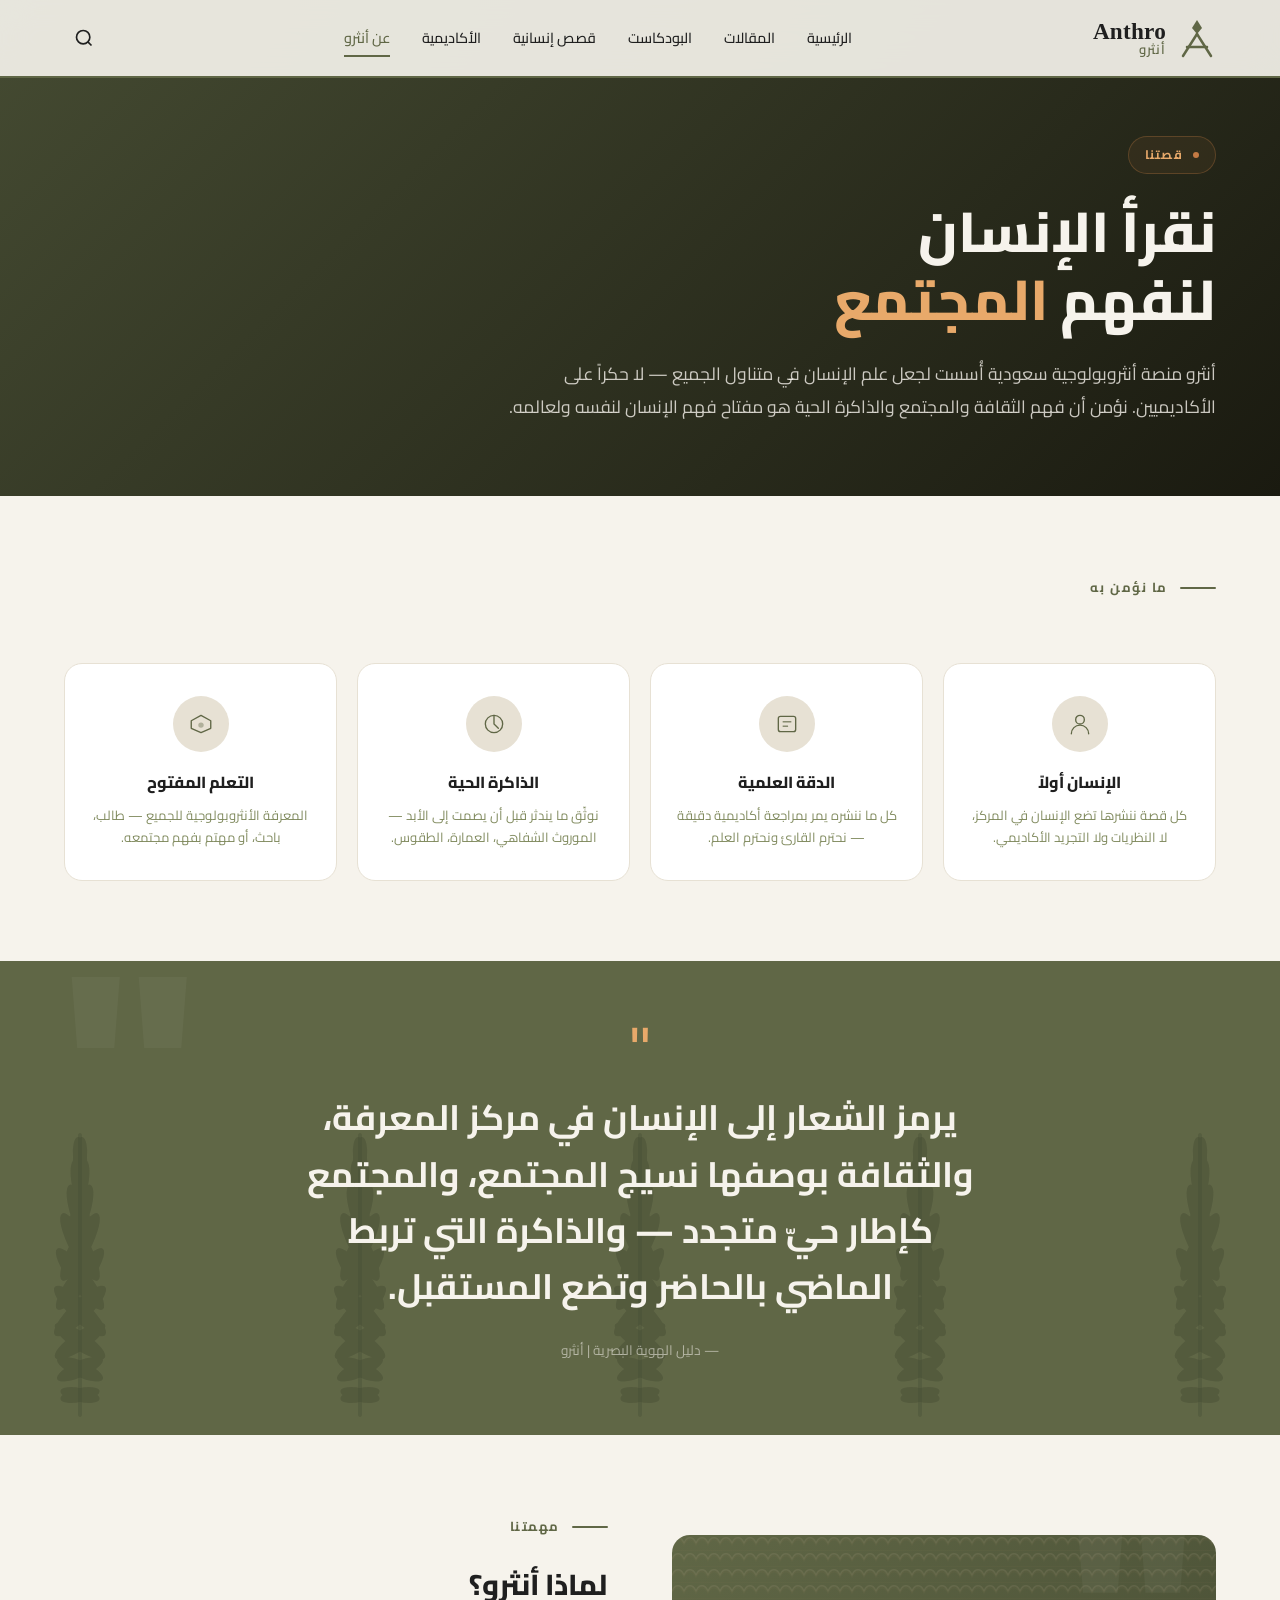
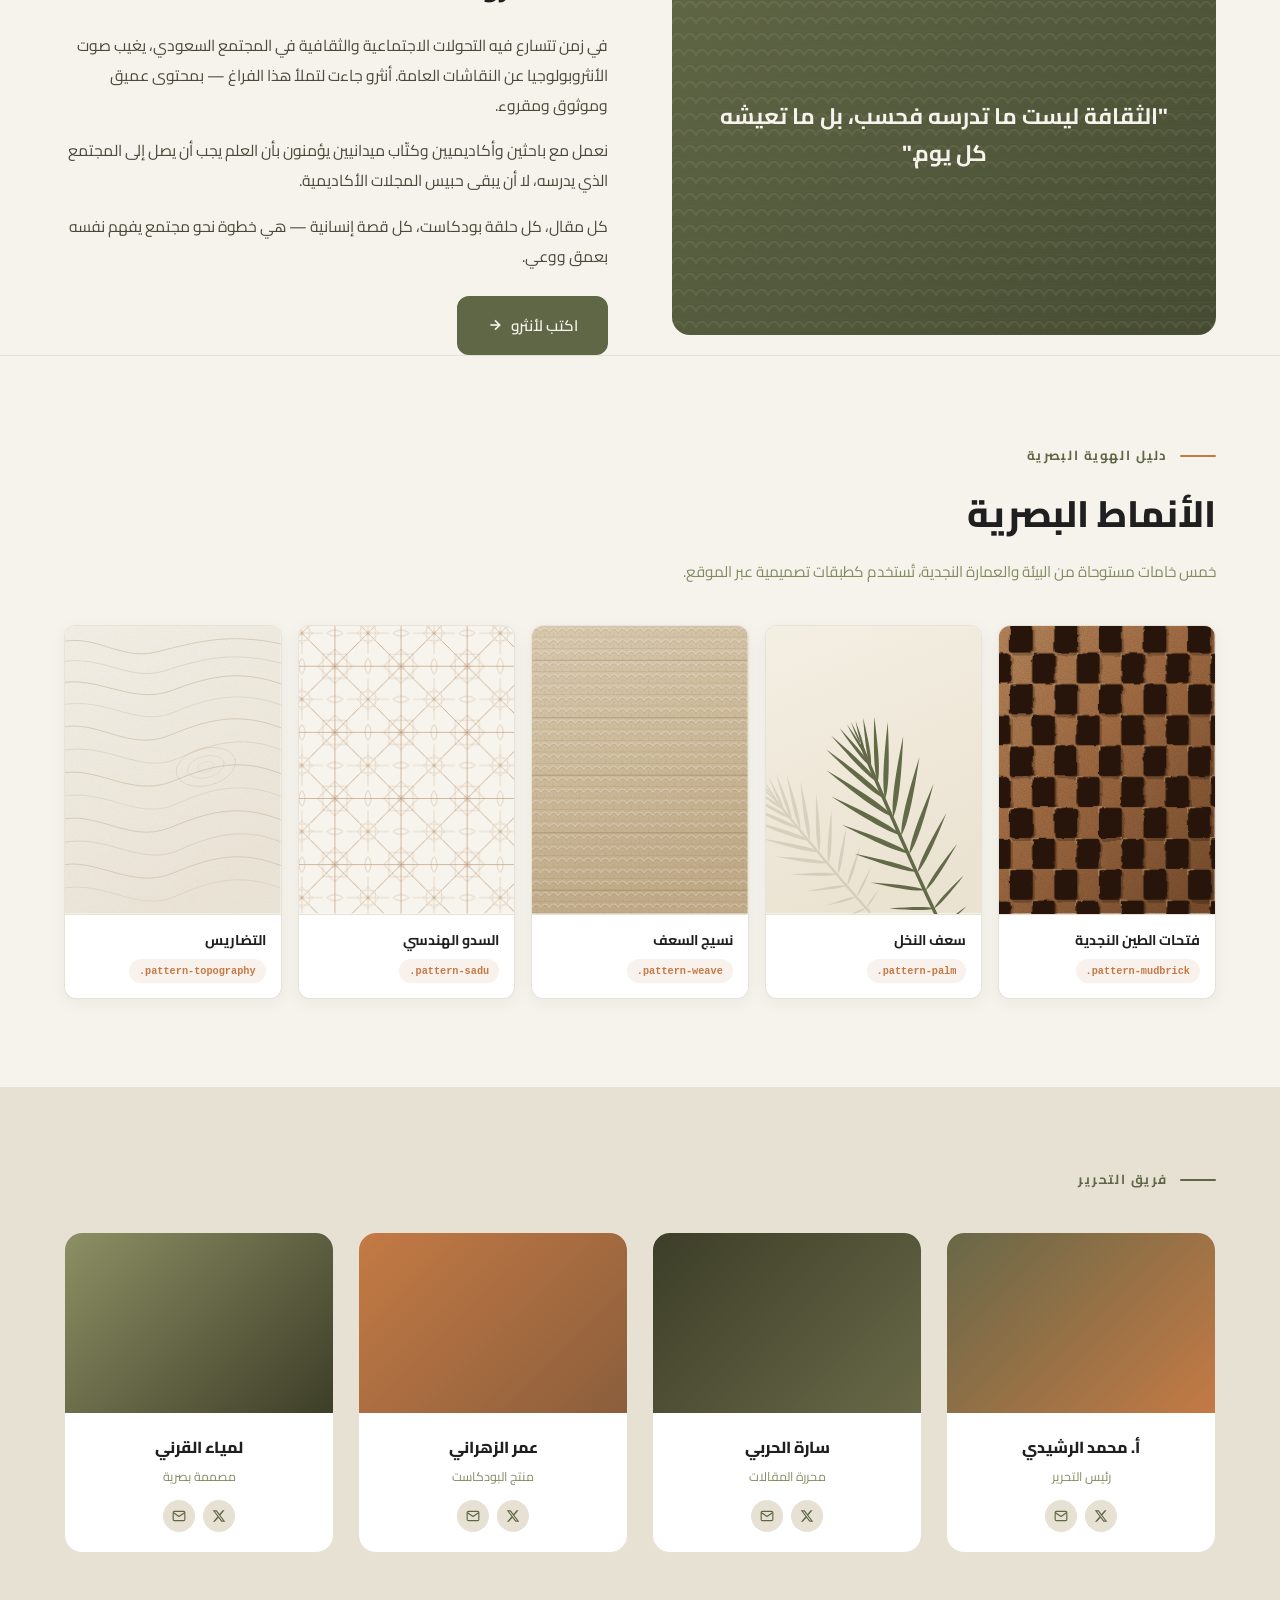
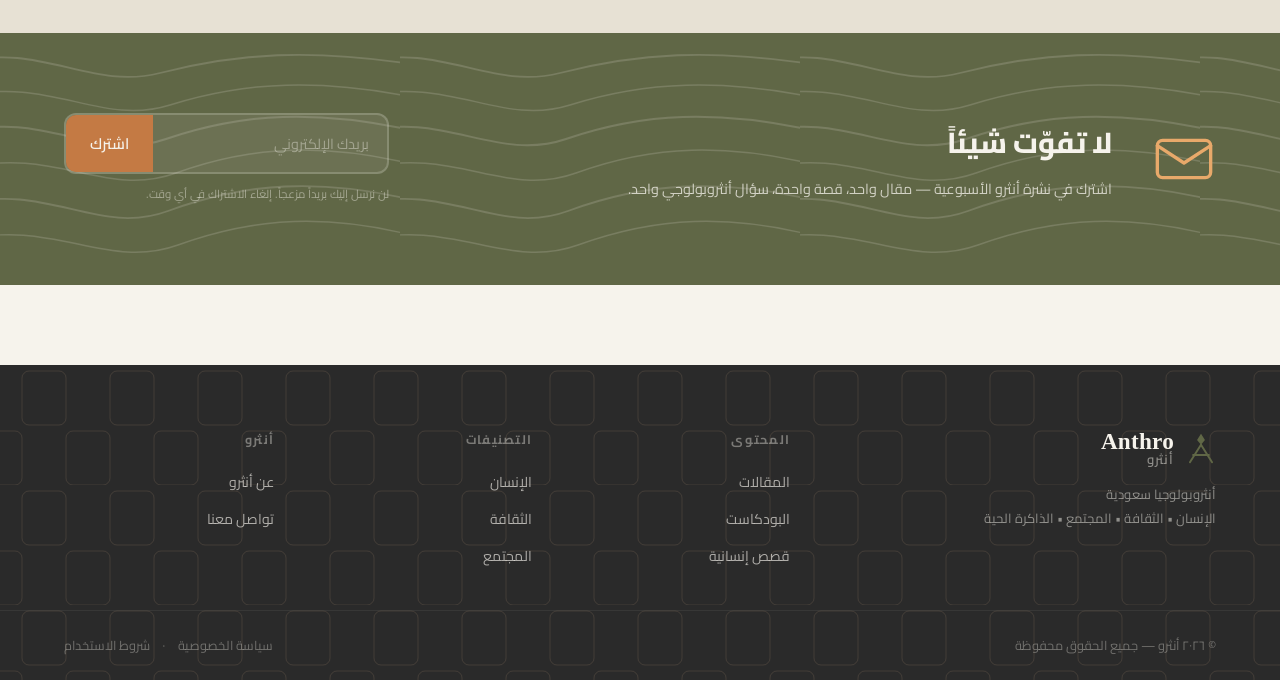
<file: about.html>
<!DOCTYPE html>
<html lang="ar" dir="rtl">
<head>
  <meta charset="UTF-8" />
  <meta name="viewport" content="width=device-width, initial-scale=1.0" />
  <title>عن أنثرو | أنثروبولوجيا سعودية</title>
  <meta name="description" content="أنثرو — منصة أنثروبولوجية سعودية تستكشف الإنسان والثقافة والمجتمع والذاكرة الحية." />
  <link rel="preconnect" href="https://fonts.googleapis.com" />
  <link rel="preconnect" href="https://fonts.gstatic.com" crossorigin />
  <link href="https://fonts.googleapis.com/css2?family=Cairo:wght@300;400;500;600;700;800&display=swap" rel="stylesheet" />
  <link rel="stylesheet" href="style.css" />
  <link rel="stylesheet" href="inner-pages.css" />
</head>
<body>
  <header class="site-header" id="site-header">
    <div class="header-inner container">
      <a href="index.html" class="logo"><div class="logo-icon"><svg width="38" height="42" viewBox="0 0 38 42" fill="none"><polygon points="19,3 24,11 19,17 14,11" fill="currentColor"/><line x1="5" y1="39" x2="19" y2="17" stroke="currentColor" stroke-width="2.5" stroke-linecap="round"/><line x1="33" y1="39" x2="19" y2="17" stroke="currentColor" stroke-width="2.5" stroke-linecap="round"/><line x1="9" y1="30" x2="29" y2="30" stroke="currentColor" stroke-width="2.5" stroke-linecap="round"/></svg></div><div class="logo-text"><span class="logo-en">Anthro</span><span class="logo-ar">أنثرو</span></div></a>
      <nav class="main-nav" id="main-nav"><ul class="nav-list"><li><a href="index.html" class="nav-link">الرئيسية</a></li><li><a href="#" class="nav-link">المقالات</a></li><li><a href="podcast.html" class="nav-link">البودكاست</a></li><li><a href="#" class="nav-link">قصص إنسانية</a></li><li><a href="#" class="nav-link">الأكاديمية</a></li><li><a href="about.html" class="nav-link active">عن أنثرو</a></li></ul></nav>
      <div class="header-actions"><button class="icon-btn search-btn" id="search-toggle" aria-label="بحث"><svg width="20" height="20" viewBox="0 0 24 24" fill="none" stroke="currentColor" stroke-width="2"><circle cx="11" cy="11" r="8"/><line x1="21" y1="21" x2="16.65" y2="16.65"/></svg></button><button class="hamburger" id="menu-toggle" aria-label="قائمة" aria-expanded="false"><span></span><span></span><span></span></button></div>
    </div>
    <div class="search-overlay" id="search-overlay"><div class="search-inner container"><input type="search" class="search-input" placeholder="ابحث في أنثرو..." id="search-input" /><button class="search-close" id="search-close" aria-label="إغلاق"><svg width="24" height="24" viewBox="0 0 24 24" fill="none" stroke="currentColor" stroke-width="2"><line x1="18" y1="6" x2="6" y2="18"/><line x1="6" y1="6" x2="18" y2="18"/></svg></button></div></div>
  </header>
  <div class="mobile-nav" id="mobile-nav"><ul class="mobile-nav-list"><li><a href="index.html" class="mobile-nav-link">الرئيسية</a></li><li><a href="#" class="mobile-nav-link">المقالات</a></li><li><a href="podcast.html" class="mobile-nav-link">البودكاست</a></li><li><a href="about.html" class="mobile-nav-link">عن أنثرو</a></li></ul></div>
  <div class="nav-overlay" id="nav-overlay"></div>

  <main>
    <!-- ABOUT HERO -->
    <section class="about-hero" id="about-hero">
      <div class="container">
        <div class="about-hero-content">
          <div class="about-eyebrow"><span class="eyebrow-dot"></span>قصتنا</div>
          <h1 class="about-title">نقرأ الإنسان<br />لنفهم <em>المجتمع</em></h1>
          <p class="about-lead">أنثرو منصة أنثروبولوجية سعودية أُسست لجعل علم الإنسان في متناول الجميع — لا حكراً على الأكاديميين. نؤمن أن فهم الثقافة والمجتمع والذاكرة الحية هو مفتاح فهم الإنسان لنفسه ولعالمه.</p>
        </div>
      </div>
    </section>

    <!-- VALUES -->
    <section class="section-space" id="values">
      <div class="container">
        <div class="sec-header"><div class="sec-label"><span class="sec-line"></span><span>ما نؤمن به</span></div></div>
        <div class="values-grid">
          <div class="value-card" id="val-1">
            <div class="value-icon"><svg viewBox="0 0 48 48" fill="none"><circle cx="24" cy="16" r="8" stroke="currentColor" stroke-width="2.5"/><path d="M8 42c0-8.837 7.163-16 16-16s16 7.163 16 16" stroke="currentColor" stroke-width="2.5" stroke-linecap="round"/></svg></div>
            <h3 class="value-title">الإنسان أولاً</h3>
            <p class="value-desc">كل قصة ننشرها تضع الإنسان في المركز، لا النظريات ولا التجريد الأكاديمي.</p>
          </div>
          <div class="value-card" id="val-2">
            <div class="value-icon"><svg viewBox="0 0 48 48" fill="none"><rect x="8" y="10" width="32" height="28" rx="4" stroke="currentColor" stroke-width="2.5"/><line x1="16" y1="20" x2="32" y2="20" stroke="currentColor" stroke-width="2"/><line x1="16" y1="28" x2="26" y2="28" stroke="currentColor" stroke-width="2"/></svg></div>
            <h3 class="value-title">الدقة العلمية</h3>
            <p class="value-desc">كل ما ننشره يمر بمراجعة أكاديمية دقيقة — نحترم القارئ ونحترم العلم.</p>
          </div>
          <div class="value-card" id="val-3">
            <div class="value-icon"><svg viewBox="0 0 48 48" fill="none"><circle cx="24" cy="24" r="16" stroke="currentColor" stroke-width="2.5"/><path d="M24 8v16l8 8" stroke="currentColor" stroke-width="2.5" stroke-linecap="round"/></svg></div>
            <h3 class="value-title">الذاكرة الحية</h3>
            <p class="value-desc">نوثّق ما يندثر قبل أن يصمت إلى الأبد — الموروث الشفاهي، العمارة، الطقوس.</p>
          </div>
          <div class="value-card" id="val-4">
            <div class="value-icon"><svg viewBox="0 0 48 48" fill="none"><path d="M24 8L42 18v14L24 40 6 32V18L24 8z" stroke="currentColor" stroke-width="2.5" stroke-linejoin="round"/><circle cx="24" cy="26" r="5" fill="currentColor" opacity="0.4"/></svg></div>
            <h3 class="value-title">التعلم المفتوح</h3>
            <p class="value-desc">المعرفة الأنثروبولوجية للجميع — طالب، باحث، أو مهتم بفهم مجتمعه.</p>
          </div>
        </div>
      </div>
    </section>

    <!-- PHILOSOPHY STRIP (reused) -->
    <section class="philosophy" id="about-ph">
      <div class="container">
        <div class="philosophy-inner">
          <span class="ph-mark">"</span>
          <blockquote class="ph-quote">يرمز الشعار إلى الإنسان في مركز المعرفة، والثقافة بوصفها نسيج المجتمع، والمجتمع كإطار حيّ متجدد — والذاكرة التي تربط الماضي بالحاضر وتضع المستقبل.</blockquote>
          <cite class="ph-cite">— دليل الهوية البصرية | أنثرو</cite>
        </div>
      </div>
    </section>

    <!-- MISSION -->
    <section class="section-space" id="mission">
      <div class="container">
        <div class="mission-layout">
          <div class="mission-visual">
            <div class="mission-quote">"الثقافة ليست ما تدرسه فحسب، بل ما تعيشه كل يوم."</div>
          </div>
          <div class="mission-text">
            <div class="sec-label" style="margin-bottom:20px;"><span class="sec-line"></span><span>مهمتنا</span></div>
            <h2>لماذا أنثرو؟</h2>
            <p>في زمن تتسارع فيه التحولات الاجتماعية والثقافية في المجتمع السعودي، يغيب صوت الأنثروبولوجيا عن النقاشات العامة. أنثرو جاءت لتملأ هذا الفراغ — بمحتوى عميق وموثوق ومقروء.</p>
            <p>نعمل مع باحثين وأكاديميين وكتّاب ميدانيين يؤمنون بأن العلم يجب أن يصل إلى المجتمع الذي يدرسه، لا أن يبقى حبيس المجلات الأكاديمية.</p>
            <p>كل مقال، كل حلقة بودكاست، كل قصة إنسانية — هي خطوة نحو مجتمع يفهم نفسه بعمق ووعي.</p>
            <a href="contact.html" class="btn btn--primary" style="margin-top: 8px; display: inline-flex;">اكتب لأنثرو <svg width="16" height="16" viewBox="0 0 24 24" fill="none" stroke="currentColor" stroke-width="2.5"><line x1="5" y1="12" x2="19" y2="12"/><polyline points="12 5 19 12 12 19"/></svg></a>
          </div>
        </div>
      </div>
    <!-- BRAND PATTERNS SHOWCASE -->
    <section class="patterns-section" id="brand-patterns">
      <div class="container">

        <div class="patterns-head">
          <span class="sec-label"><span class="sec-line sec-line--cu"></span>دليل الهوية البصرية</span>
          <h2 class="patterns-title">الأنماط البصرية</h2>
          <p class="patterns-sub">خمس خامات مستوحاة من البيئة والعمارة النجدية، تُستخدم كطبقات تصميمية عبر الموقع.</p>
        </div>

        <div class="patterns-grid-5">

          <!-- 1. التضاريس -->
          <article class="pattern-card">
            <span class="pat-art-wrap">
              <svg class="pat-art" viewBox="0 0 300 400" preserveAspectRatio="xMidYMid slice" aria-hidden="true" focusable="false">
                <defs>
                  <linearGradient id="topo-bg" x1="0" y1="0" x2="0.4" y2="1">
                    <stop offset="0%"   stop-color="#F5F1E8"/>
                    <stop offset="100%" stop-color="#EDE7DA"/>
                  </linearGradient>
                  <filter id="topo-grain" x="0" y="0" width="100%" height="100%" color-interpolation-filters="sRGB">
                    <feTurbulence type="fractalNoise" baseFrequency="0.9" numOctaves="3" seed="7" result="n"/>
                    <feColorMatrix in="n" type="matrix" values="0 0 0 0 0.35  0 0 0 0 0.30  0 0 0 0 0.22  0 0 0 0.055 0"/>
                  </filter>
                </defs>
                <rect width="300" height="400" fill="url(#topo-bg)"/>
                <g fill="none" stroke="#B9A88C" stroke-linecap="round">
                  <path d="M-20,26  C 40,4   72,50  128,36  S 236,6   320,30"  stroke-width="1.15" opacity=".55"/>
                  <path d="M-20,54  C 46,32  84,80  140,62  S 244,32  320,58"  stroke-width="1"    opacity=".42"/>
                  <path d="M-20,84  C 34,60  90,112 148,90  S 250,58  320,88"  stroke-width="1.3"  opacity=".5"/>
                  <path d="M-20,114 C 50,90  96,144 152,120 S 256,88  320,118" stroke-width=".95"  opacity=".38"/>
                  <path d="M-20,146 C 38,120 84,178 146,152 S 252,118 320,150" stroke-width="1.2"  opacity=".52"/>
                  <path d="M-20,178 C 52,152 100,210 158,184 S 262,150 320,182" stroke-width="1"   opacity=".4"/>
                  <path d="M-20,210 C 34,184 88,242 150,216 S 254,182 320,214" stroke-width="1.35" opacity=".47"/>
                  <path d="M-20,242 C 48,216 96,274 154,248 S 258,214 320,246" stroke-width=".95"  opacity=".36"/>
                  <path d="M-20,274 C 38,248 86,306 148,280 S 252,246 320,278" stroke-width="1.2"  opacity=".5"/>
                  <path d="M-20,306 C 52,280 100,338 158,312 S 262,278 320,310" stroke-width="1"   opacity=".42"/>
                  <path d="M-20,338 C 34,312 88,370 150,344 S 254,310 320,342" stroke-width="1.3"  opacity=".46"/>
                  <path d="M-20,370 C 48,344 96,402 154,376 S 258,342 320,374" stroke-width=".95"  opacity=".34"/>
                </g>
                <g fill="none" stroke="#B9A88C" stroke-linecap="round">
                  <ellipse cx="196" cy="196" rx="42" ry="26" transform="rotate(-14 196 196)" stroke-width="1"   opacity=".34"/>
                  <ellipse cx="196" cy="196" rx="26" ry="15" transform="rotate(-14 196 196)" stroke-width=".9"  opacity=".28"/>
                  <ellipse cx="196" cy="196" rx="12" ry="7"  transform="rotate(-14 196 196)" stroke-width=".85" opacity=".24"/>
                </g>
                <rect width="300" height="400" filter="url(#topo-grain)"/>
              </svg>
            </span>
            <div class="pat-cap">
              <span class="pat-name">التضاريس</span>
              <code class="pat-class">.pattern-topography</code>
            </div>
          </article>

          <!-- 2. السدو الهندسي -->
          <article class="pattern-card">
            <span class="pat-art-wrap">
              <svg class="pat-art" viewBox="0 0 300 400" preserveAspectRatio="xMidYMid slice" aria-hidden="true" focusable="false">
                <defs>
                  <path id="sadu-lens" d="M-11,0 C-5.5,-5.5 5.5,-5.5 11,0 C5.5,5.5 -5.5,5.5 -11,0 Z"/>
                  <g id="sadu-star">
                    <path d="M0,-46 L0,46 M-46,0 L46,0 M-33,-33 L33,33 M-33,33 L33,-33" stroke="#B58C63" stroke-width=".9" opacity=".72" fill="none" stroke-linecap="round"/>
                    <path d="M0,-24 L24,0 L0,24 L-24,0 Z" stroke="#B58C63" stroke-width=".85" fill="none" opacity=".6"/>
                    <rect x="-17" y="-17" width="34" height="34" stroke="#B58C63" stroke-width=".75" fill="none" opacity=".45"/>
                    <circle r="4.2" stroke="#B58C63" stroke-width=".8" fill="none" opacity=".62"/>
                    <circle r="1.4" fill="#B58C63" opacity=".5"/>
                  </g>
                  <pattern id="sadu-tile" width="92" height="92" patternUnits="userSpaceOnUse" patternTransform="translate(4,10)">
                    <rect width="92" height="92" fill="#F7F4ED"/>
                    <g stroke="#B58C63" stroke-width=".7" fill="none" opacity=".4">
                      <path d="M0,0 L92,92 M92,0 L0,92 M46,0 L46,92 M0,46 L92,46"/>
                    </g>
                    <g stroke="#B58C63" stroke-width=".85" fill="none" opacity=".55">
                      <use href="#sadu-lens" transform="translate(46,0)"/>
                      <use href="#sadu-lens" transform="translate(46,92)"/>
                      <use href="#sadu-lens" transform="translate(0,46) rotate(90)"/>
                      <use href="#sadu-lens" transform="translate(92,46) rotate(90)"/>
                    </g>
                    <use href="#sadu-star" transform="translate(46,46)"/>
                    <use href="#sadu-star" transform="translate(0,0) scale(.62)"/>
                    <use href="#sadu-star" transform="translate(92,0) scale(.62)"/>
                    <use href="#sadu-star" transform="translate(0,92) scale(.62)"/>
                    <use href="#sadu-star" transform="translate(92,92) scale(.62)"/>
                  </pattern>
                </defs>
                <rect width="300" height="400" fill="url(#sadu-tile)"/>
              </svg>
            </span>
            <div class="pat-cap">
              <span class="pat-name">السدو الهندسي</span>
              <code class="pat-class">.pattern-sadu</code>
            </div>
          </article>

          <!-- 3. نسيج السعف -->
          <article class="pattern-card">
            <span class="pat-art-wrap">
              <svg class="pat-art" viewBox="0 0 300 400" preserveAspectRatio="xMidYMid slice" aria-hidden="true" focusable="false">
                <defs>
                  <linearGradient id="weave-bg" x1="0" y1="0" x2="0.25" y2="1">
                    <stop offset="0%"   stop-color="#DFD0B4"/>
                    <stop offset="55%"  stop-color="#D2BF9E"/>
                    <stop offset="100%" stop-color="#C6B08C"/>
                  </linearGradient>
                  <pattern id="weave-row" width="12" height="16" patternUnits="userSpaceOnUse">
                    <rect width="12" height="16" fill="none"/>
                    <path d="M0,8 C 3,1 9,1 12,8" fill="none" stroke="#FFFFFF" stroke-width="1.5" opacity=".3" stroke-linecap="round"/>
                    <path d="M0,10 C 3,3 9,3 12,10" fill="none" stroke="#8A7350" stroke-width="1.2" opacity=".24" stroke-linecap="round"/>
                    <line x1="6" y1="9.5" x2="6" y2="16" stroke="#8A7350" stroke-width=".8" opacity=".18"/>
                    <line x1="0" y1="15.4" x2="12" y2="15.4" stroke="#8A7350" stroke-width=".9" opacity=".22"/>
                    <line x1="0" y1="16.4" x2="12" y2="16.4" stroke="#FFF8EA" stroke-width=".8" opacity=".22"/>
                  </pattern>
                  <filter id="weave-grain" x="0" y="0" width="100%" height="100%" color-interpolation-filters="sRGB">
                    <feTurbulence type="fractalNoise" baseFrequency="1.1" numOctaves="2" seed="4" result="n"/>
                    <feColorMatrix in="n" type="matrix" values="0 0 0 0 0.28  0 0 0 0 0.22  0 0 0 0 0.14  0 0 0 0.1 0"/>
                  </filter>
                </defs>
                <rect width="300" height="400" fill="url(#weave-bg)"/>
                <rect width="300" height="400" fill="url(#weave-row)"/>
                <g opacity=".18">
                  <g fill="#6E5B3C">
                    <rect y="47"  width="300" height="1.6"/>
                    <rect y="127" width="300" height="1.6"/>
                    <rect y="207" width="300" height="1.6"/>
                    <rect y="287" width="300" height="1.6"/>
                    <rect y="367" width="300" height="1.6"/>
                  </g>
                </g>
                <rect width="300" height="400" filter="url(#weave-grain)"/>
              </svg>
            </span>
            <div class="pat-cap">
              <span class="pat-name">نسيج السعف</span>
              <code class="pat-class">.pattern-weave</code>
            </div>
          </article>

          <!-- 4. سعف النخل -->
          <article class="pattern-card">
            <span class="pat-art-wrap">
              <svg class="pat-art" viewBox="0 0 300 400" preserveAspectRatio="xMidYMid slice" aria-hidden="true" focusable="false">
                <defs>
                  <linearGradient id="palm-bg" x1="0" y1="0" x2="0.3" y2="1">
                    <stop offset="0%"   stop-color="#F4EFE3"/>
                    <stop offset="100%" stop-color="#EBE3D2"/>
                  </linearGradient>
                  <path id="palm-leaflet" d="M0,0 C4.5,-14 4,-46 0,-96 C-4,-46 -4.5,-14 0,0 Z"/>
                  <g id="palm-frond">
                    <path d="M0,150 C -3,60 -2,-10 0,-96" stroke="#5C6440" stroke-width="4" fill="none" stroke-linecap="round"/>
                    <g fill="#5C6440">
                      <use href="#palm-leaflet" transform="translate(0,142) rotate(74)  scale(.40)"/>
                      <use href="#palm-leaflet" transform="translate(0,142) rotate(-74) scale(.40)"/>
                      <use href="#palm-leaflet" transform="translate(0,118) rotate(66)  scale(.56)"/>
                      <use href="#palm-leaflet" transform="translate(0,118) rotate(-66) scale(.56)"/>
                      <use href="#palm-leaflet" transform="translate(0,94)  rotate(58)  scale(.70)"/>
                      <use href="#palm-leaflet" transform="translate(0,94)  rotate(-58) scale(.70)"/>
                      <use href="#palm-leaflet" transform="translate(0,70)  rotate(50)  scale(.82)"/>
                      <use href="#palm-leaflet" transform="translate(0,70)  rotate(-50) scale(.82)"/>
                      <use href="#palm-leaflet" transform="translate(0,46)  rotate(43)  scale(.92)"/>
                      <use href="#palm-leaflet" transform="translate(0,46)  rotate(-43) scale(.92)"/>
                      <use href="#palm-leaflet" transform="translate(0,22)  rotate(37)  scale(1)"/>
                      <use href="#palm-leaflet" transform="translate(0,22)  rotate(-37) scale(1)"/>
                      <use href="#palm-leaflet" transform="translate(0,-2)  rotate(31)  scale(1.02)"/>
                      <use href="#palm-leaflet" transform="translate(0,-2)  rotate(-31) scale(1.02)"/>
                      <use href="#palm-leaflet" transform="translate(0,-26) rotate(26)  scale(.96)"/>
                      <use href="#palm-leaflet" transform="translate(0,-26) rotate(-26) scale(.96)"/>
                      <use href="#palm-leaflet" transform="translate(0,-48) rotate(21)  scale(.82)"/>
                      <use href="#palm-leaflet" transform="translate(0,-48) rotate(-21) scale(.82)"/>
                      <use href="#palm-leaflet" transform="translate(0,-68) rotate(15)  scale(.62)"/>
                      <use href="#palm-leaflet" transform="translate(0,-68) rotate(-15) scale(.62)"/>
                      <use href="#palm-leaflet" transform="translate(0,-86) rotate(8)   scale(.42)"/>
                      <use href="#palm-leaflet" transform="translate(0,-86) rotate(-8)  scale(.42)"/>
                      <use href="#palm-leaflet" transform="translate(0,-98) rotate(0)   scale(.3)"/>
                    </g>
                  </g>
                </defs>
                <rect width="300" height="400" fill="url(#palm-bg)"/>
                <use href="#palm-frond" transform="translate(62,300) rotate(-40) scale(.85)" opacity=".16"/>
                <use href="#palm-frond" transform="translate(178,268) rotate(-24) scale(1.16)" opacity=".95"/>
              </svg>
            </span>
            <div class="pat-cap">
              <span class="pat-name">سعف النخل</span>
              <code class="pat-class">.pattern-palm</code>
            </div>
          </article>

          <!-- 5. فتحات الطين النجدية -->
          <article class="pattern-card">
            <span class="pat-art-wrap">
              <svg class="pat-art" viewBox="0 0 300 400" preserveAspectRatio="xMidYMid slice" aria-hidden="true" focusable="false">
                <defs>
                  <linearGradient id="brick-grad" x1="0" y1="0" x2="0.85" y2="1">
                    <stop offset="0%"   stop-color="#CF9A69"/>
                    <stop offset="45%"  stop-color="#B87C4E"/>
                    <stop offset="100%" stop-color="#8B5A35"/>
                  </linearGradient>
                  <filter id="mud-tex" x="0" y="0" width="100%" height="100%" color-interpolation-filters="sRGB">
                    <feTurbulence type="fractalNoise" baseFrequency="0.7" numOctaves="3" seed="19" result="n"/>
                    <feColorMatrix in="n" type="matrix" values="0 0 0 0 0.12  0 0 0 0 0.07  0 0 0 0 0.03  0 0 0 0.22 0"/>
                  </filter>
                  <filter id="mud-warp" x="-15%" y="-15%" width="130%" height="130%">
                    <feTurbulence type="fractalNoise" baseFrequency="0.05" numOctaves="2" seed="3" result="w"/>
                    <feDisplacementMap in="SourceGraphic" in2="w" scale="5" xChannelSelector="R" yChannelSelector="G"/>
                  </filter>
                  <g id="brick-vent">
                    <rect x="-16" y="-21" width="32" height="42" rx="4" fill="#000" opacity=".22" transform="translate(3,4)"/>
                    <rect x="-16" y="-21" width="32" height="42" rx="4" fill="#2B1608"/>
                    <path d="M-16,-14 L-16,-21 L-8,-21" stroke="#EFC08A" stroke-width="1.6" fill="none" opacity=".6" stroke-linecap="round"/>
                    <path d="M16,14 L16,21 L8,21"      stroke="#5C3418" stroke-width="1.6" fill="none" opacity=".5" stroke-linecap="round"/>
                  </g>
                  <pattern id="brick-tile" width="62" height="86" patternUnits="userSpaceOnUse" patternTransform="translate(0,-6)">
                    <use href="#brick-vent" x="31" y="22"/>
                    <use href="#brick-vent" x="0"  y="65"/>
                    <use href="#brick-vent" x="62" y="65"/>
                  </pattern>
                </defs>
                <rect width="300" height="400" fill="url(#brick-grad)"/>
                <rect width="300" height="400" filter="url(#mud-tex)"/>
                <g filter="url(#mud-warp)">
                  <rect x="-10" y="-10" width="320" height="420" fill="url(#brick-tile)"/>
                </g>
                <rect width="300" height="400" fill="#3A1F0C" opacity=".1" style="mix-blend-mode:multiply"/>
              </svg>
            </span>
            <div class="pat-cap">
              <span class="pat-name">فتحات الطين النجدية</span>
              <code class="pat-class">.pattern-mudbrick</code>
            </div>
          </article>

        </div>
      </div>
    </section>

    <!-- TEAM -->
    <section class="section-space" id="team" style="background: var(--sand);">
      <div class="container">
        <div class="sec-header"><div class="sec-label"><span class="sec-line"></span><span>فريق التحرير</span></div></div>
        <div class="team-grid">
          <div class="team-card" id="tm-1"><div class="team-img team-img--1"></div><div class="team-info"><h4 class="team-name">أ. محمد الرشيدي</h4><p class="team-role">رئيس التحرير</p><div class="team-links"><a href="#" class="team-link" aria-label="تويتر"><svg width="14" height="14" viewBox="0 0 24 24" fill="currentColor"><path d="M18.244 2.25h3.308l-7.227 8.26 8.502 11.24H16.17l-5.214-6.817L4.99 21.75H1.68l7.73-8.835L1.254 2.25H8.08l4.713 6.231zm-1.161 17.52h1.833L7.084 4.126H5.117z"/></svg></a><a href="#" class="team-link" aria-label="بريد"><svg width="14" height="14" viewBox="0 0 24 24" fill="none" stroke="currentColor" stroke-width="2"><path d="M4 4h16c1.1 0 2 .9 2 2v12c0 1.1-.9 2-2 2H4c-1.1 0-2-.9-2-2V6c0-1.1.9-2 2-2z"/><polyline points="22,6 12,13 2,6"/></svg></a></div></div></div>
          <div class="team-card" id="tm-2"><div class="team-img team-img--2"></div><div class="team-info"><h4 class="team-name">سارة الحربي</h4><p class="team-role">محررة المقالات</p><div class="team-links"><a href="#" class="team-link" aria-label="تويتر"><svg width="14" height="14" viewBox="0 0 24 24" fill="currentColor"><path d="M18.244 2.25h3.308l-7.227 8.26 8.502 11.24H16.17l-5.214-6.817L4.99 21.75H1.68l7.73-8.835L1.254 2.25H8.08l4.713 6.231zm-1.161 17.52h1.833L7.084 4.126H5.117z"/></svg></a><a href="#" class="team-link" aria-label="بريد"><svg width="14" height="14" viewBox="0 0 24 24" fill="none" stroke="currentColor" stroke-width="2"><path d="M4 4h16c1.1 0 2 .9 2 2v12c0 1.1-.9 2-2 2H4c-1.1 0-2-.9-2-2V6c0-1.1.9-2 2-2z"/><polyline points="22,6 12,13 2,6"/></svg></a></div></div></div>
          <div class="team-card" id="tm-3"><div class="team-img team-img--3"></div><div class="team-info"><h4 class="team-name">عمر الزهراني</h4><p class="team-role">منتج البودكاست</p><div class="team-links"><a href="#" class="team-link" aria-label="تويتر"><svg width="14" height="14" viewBox="0 0 24 24" fill="currentColor"><path d="M18.244 2.25h3.308l-7.227 8.26 8.502 11.24H16.17l-5.214-6.817L4.99 21.75H1.68l7.73-8.835L1.254 2.25H8.08l4.713 6.231zm-1.161 17.52h1.833L7.084 4.126H5.117z"/></svg></a><a href="#" class="team-link" aria-label="بريد"><svg width="14" height="14" viewBox="0 0 24 24" fill="none" stroke="currentColor" stroke-width="2"><path d="M4 4h16c1.1 0 2 .9 2 2v12c0 1.1-.9 2-2 2H4c-1.1 0-2-.9-2-2V6c0-1.1.9-2 2-2z"/><polyline points="22,6 12,13 2,6"/></svg></a></div></div></div>
          <div class="team-card" id="tm-4"><div class="team-img team-img--4"></div><div class="team-info"><h4 class="team-name">لمياء القرني</h4><p class="team-role">مصممة بصرية</p><div class="team-links"><a href="#" class="team-link" aria-label="تويتر"><svg width="14" height="14" viewBox="0 0 24 24" fill="currentColor"><path d="M18.244 2.25h3.308l-7.227 8.26 8.502 11.24H16.17l-5.214-6.817L4.99 21.75H1.68l7.73-8.835L1.254 2.25H8.08l4.713 6.231zm-1.161 17.52h1.833L7.084 4.126H5.117z"/></svg></a><a href="#" class="team-link" aria-label="بريد"><svg width="14" height="14" viewBox="0 0 24 24" fill="none" stroke="currentColor" stroke-width="2"><path d="M4 4h16c1.1 0 2 .9 2 2v12c0 1.1-.9 2-2 2H4c-1.1 0-2-.9-2-2V6c0-1.1.9-2 2-2z"/><polyline points="22,6 12,13 2,6"/></svg></a></div></div></div>
        </div>
      </div>
    </section>

    <!-- NEWSLETTER -->
    <section class="nl-section" id="newsletter">
      <div class="nl-pattern"></div>
      <div class="container">
        <div class="nl-inner">
          <div class="nl-icon"><svg viewBox="0 0 48 48" fill="none"><path d="M40 10H8C5.8 10 4 11.8 4 14v20c0 2.2 1.8 4 4 4h32c2.2 0 4-1.8 4-4V14c0-2.2-1.8-4-4-4z" stroke="currentColor" stroke-width="2.5" stroke-linejoin="round"/><polyline points="4 14 24 27 44 14" stroke="currentColor" stroke-width="2.5" stroke-linecap="round" stroke-linejoin="round"/></svg></div>
          <div class="nl-text"><h2 class="nl-title">لا تفوّت شيئاً</h2><p class="nl-desc">اشترك في نشرة أنثرو الأسبوعية — مقال واحد، قصة واحدة، سؤال أنثروبولوجي واحد.</p></div>
          <form class="nl-form" id="nl-form" novalidate><div class="nl-field"><input type="email" class="nl-input" id="nl-email" placeholder="بريدك الإلكتروني" required /><button type="submit" class="btn btn--primary">اشترك</button></div><p class="nl-note">لن نرسل إليك بريداً مزعجاً. إلغاء الاشتراك في أي وقت.</p></form>
        </div>
      </div>
    </section>
  </main>

  <footer class="site-footer" id="footer">
    <div class="ft-top"><div class="container"><div class="ft-grid">
      <div class="ft-brand"><a href="index.html" class="logo logo--ft"><div class="logo-icon"><svg width="30" height="34" viewBox="0 0 38 42" fill="none"><polygon points="19,3 24,11 19,17 14,11" fill="currentColor"/><line x1="5" y1="39" x2="19" y2="17" stroke="currentColor" stroke-width="2.5" stroke-linecap="round"/><line x1="33" y1="39" x2="19" y2="17" stroke="currentColor" stroke-width="2.5" stroke-linecap="round"/><line x1="9" y1="30" x2="29" y2="30" stroke="currentColor" stroke-width="2.5" stroke-linecap="round"/></svg></div><div class="logo-text"><span class="logo-en">Anthro</span><span class="logo-ar">أنثرو</span></div></a><p class="ft-tagline">أنثروبولوجيا سعودية<br />الإنسان • الثقافة • المجتمع • الذاكرة الحية</p></div>
      <div class="ft-col"><h5 class="ft-head">المحتوى</h5><ul><li><a href="#">المقالات</a></li><li><a href="podcast.html">البودكاست</a></li><li><a href="#">قصص إنسانية</a></li></ul></div>
      <div class="ft-col"><h5 class="ft-head">التصنيفات</h5><ul><li><a href="#">الإنسان</a></li><li><a href="#">الثقافة</a></li><li><a href="#">المجتمع</a></li></ul></div>
      <div class="ft-col"><h5 class="ft-head">أنثرو</h5><ul><li><a href="about.html">عن أنثرو</a></li><li><a href="contact.html">تواصل معنا</a></li></ul></div>
    </div></div></div>
    <div class="ft-bottom"><div class="container"><p class="ft-copy">© ٢٠٢٦ أنثرو — جميع الحقوق محفوظة</p><div class="ft-legal"><a href="#">سياسة الخصوصية</a><span>·</span><a href="#">شروط الاستخدام</a></div></div></div>
  </footer>
  <button class="back-top" id="back-top" aria-label="العودة للأعلى"><svg width="20" height="20" viewBox="0 0 24 24" fill="none" stroke="currentColor" stroke-width="2.5"><polyline points="18 15 12 9 6 15"/></svg></button>
  <script src="script.js"></script>
</body>
</html>
</file>
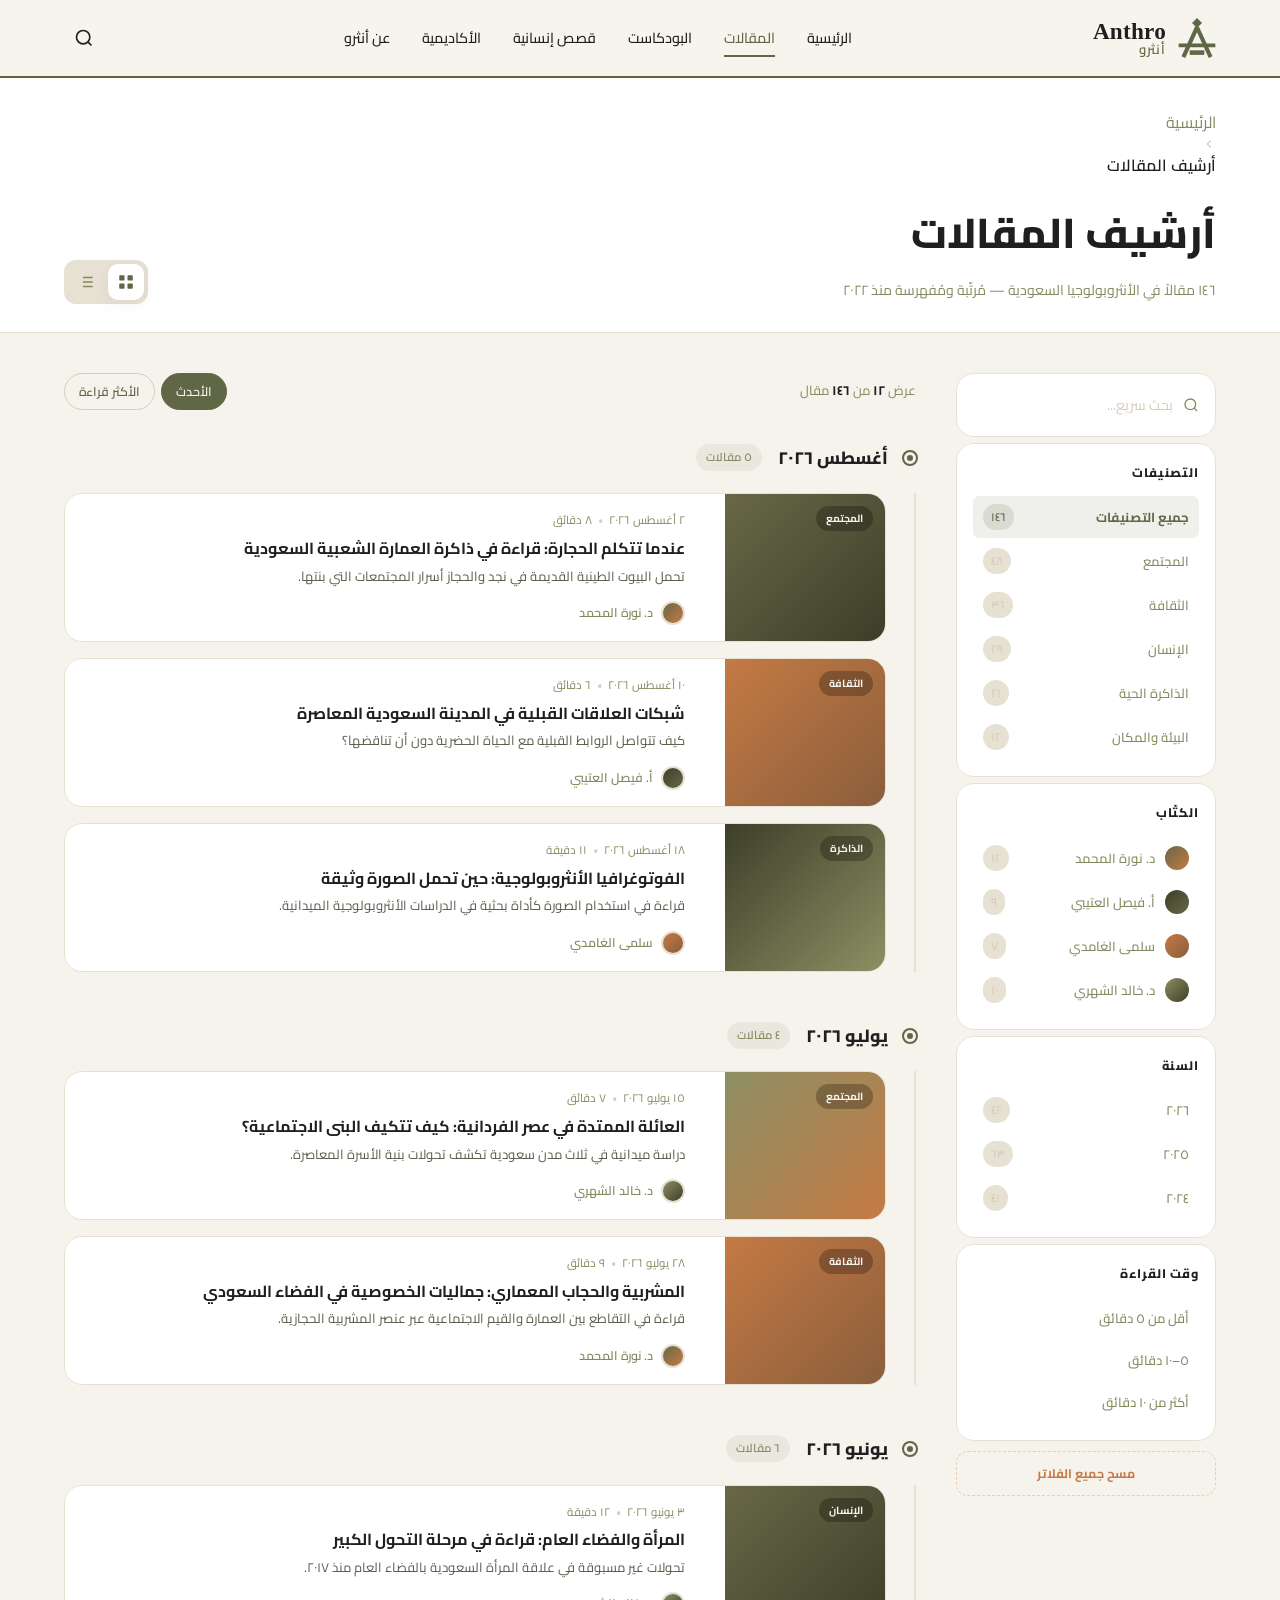
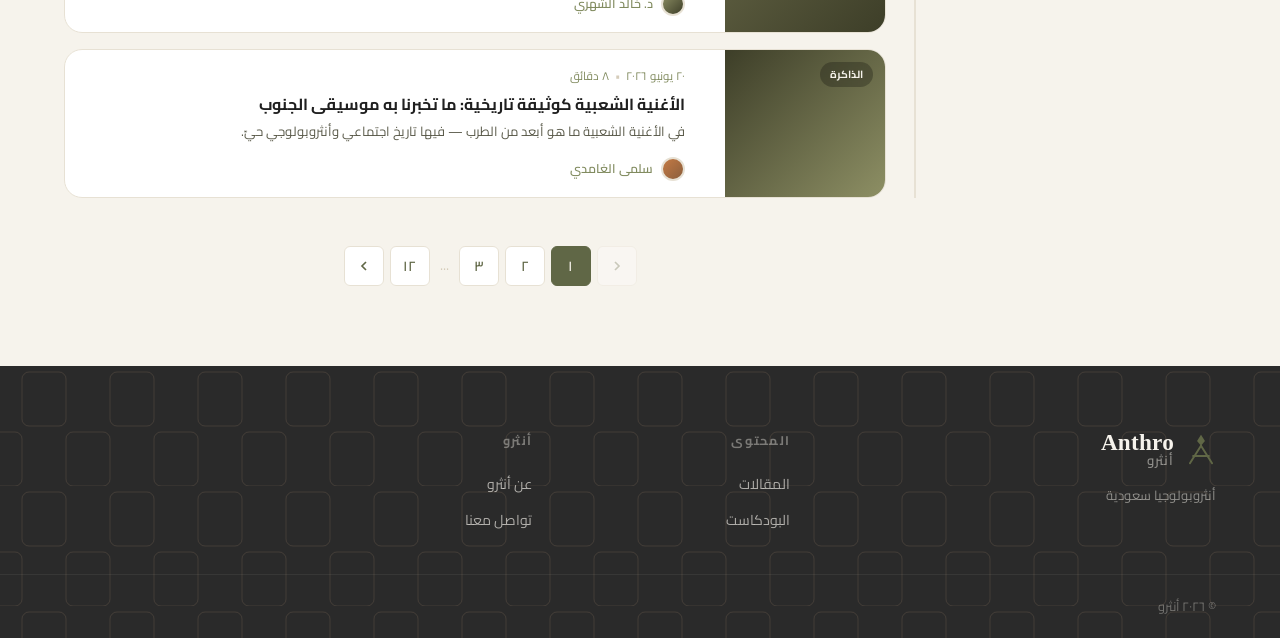
<file: archive.html>
<!DOCTYPE html>
<html lang="ar" dir="rtl">
<head>
  <meta charset="UTF-8" />
  <meta name="viewport" content="width=device-width, initial-scale=1.0" />
  <title>أرشيف المقالات | أنثرو</title>
  <meta name="description" content="تصفح أرشيف مقالات أنثرو الأنثروبولوجية — جميع المقالات مرتبة بالتاريخ والتصنيف." />
  <link rel="preconnect" href="https://fonts.googleapis.com" />
  <link rel="preconnect" href="https://fonts.gstatic.com" crossorigin />
  <link href="https://fonts.googleapis.com/css2?family=Cairo:wght@300;400;500;600;700;800&display=swap" rel="stylesheet" />
  <link rel="stylesheet" href="style.css" />
  <link rel="stylesheet" href="inner-pages.css" />
  <link rel="stylesheet" href="archive.css" />
</head>
<body>
  <header class="site-header" id="site-header">
    <div class="header-inner container">
      <a href="index.html" class="logo"><div class="logo-icon">          <svg width="38" height="42" viewBox="0 0 40 46" fill="none" xmlns="http://www.w3.org/2000/svg">
            <polygon points="20,1 25.5,6.5 20,12 14.5,6.5" fill="currentColor"/>
            <line x1="19" y1="13.5" x2="6" y2="42" stroke="currentColor" stroke-width="4.5" stroke-linecap="square"/>
            <line x1="21" y1="13.5" x2="34" y2="42" stroke="currentColor" stroke-width="4.5" stroke-linecap="square"/>
            <line x1="2" y1="31" x2="38" y2="31" stroke="currentColor" stroke-width="4.2" stroke-linecap="square"/>
            <rect x="12" y="36.5" width="16" height="5" fill="currentColor"/>
          </svg></div><div class="logo-text"><span class="logo-en">Anthro</span><span class="logo-ar">أنثرو</span></div></a>
      <nav class="main-nav" id="main-nav"><ul class="nav-list"><li><a href="index.html" class="nav-link">الرئيسية</a></li><li><a href="#" class="nav-link active">المقالات</a></li><li><a href="podcast.html" class="nav-link">البودكاست</a></li><li><a href="#" class="nav-link">قصص إنسانية</a></li><li><a href="#" class="nav-link">الأكاديمية</a></li><li><a href="about.html" class="nav-link">عن أنثرو</a></li></ul></nav>
      <div class="header-actions"><button class="icon-btn search-btn" id="search-toggle" aria-label="بحث"><svg width="20" height="20" viewBox="0 0 24 24" fill="none" stroke="currentColor" stroke-width="2"><circle cx="11" cy="11" r="8"/><line x1="21" y1="21" x2="16.65" y2="16.65"/></svg></button><button class="hamburger" id="menu-toggle" aria-label="قائمة" aria-expanded="false"><span></span><span></span><span></span></button></div>
    </div>
    <div class="search-overlay" id="search-overlay"><div class="search-inner container"><input type="search" class="search-input" placeholder="ابحث في أنثرو..." id="search-input" /><button class="search-close" id="search-close" aria-label="إغلاق"><svg width="24" height="24" viewBox="0 0 24 24" fill="none" stroke="currentColor" stroke-width="2"><line x1="18" y1="6" x2="6" y2="18"/><line x1="6" y1="6" x2="18" y2="18"/></svg></button></div></div>
  </header>
  <div class="mobile-nav" id="mobile-nav"><ul class="mobile-nav-list"><li><a href="index.html" class="mobile-nav-link">الرئيسية</a></li><li><a href="#" class="mobile-nav-link">المقالات</a></li><li><a href="podcast.html" class="mobile-nav-link">البودكاست</a></li><li><a href="about.html" class="mobile-nav-link">عن أنثرو</a></li></ul></nav></div>
  <div class="nav-overlay" id="nav-overlay"></div>

  <main>

    <!-- ARCHIVE HEADER -->
    <section class="archive-header" id="archive-header">
      <div class="container">
        <div class="archive-header-inner">
          <div class="archive-title-block">
            <nav class="breadcrumb" style="margin-bottom: 16px;">
              <a href="index.html" class="bc-link" style="color: var(--olive-lt);">الرئيسية</a>
              <span class="bc-sep" style="color: var(--sand-md);"><svg width="14" height="14" viewBox="0 0 24 24" fill="none" stroke="currentColor" stroke-width="2"><polyline points="15 18 9 12 15 6"/></svg></span>
              <span style="color: var(--dark); font-weight: 600;">أرشيف المقالات</span>
            </nav>
            <h1 class="archive-title">أرشيف المقالات</h1>
            <p class="archive-desc">١٤٦ مقالاً في الأنثروبولوجيا السعودية — مُرتّبة ومُفهرسة منذ ٢٠٢٢</p>
          </div>
          <div class="archive-view-toggle">
            <button class="view-btn active" id="view-grid" aria-label="عرض شبكي">
              <svg width="18" height="18" viewBox="0 0 24 24" fill="currentColor"><rect x="3" y="3" width="7" height="7" rx="1"/><rect x="14" y="3" width="7" height="7" rx="1"/><rect x="3" y="14" width="7" height="7" rx="1"/><rect x="14" y="14" width="7" height="7" rx="1"/></svg>
            </button>
            <button class="view-btn" id="view-list" aria-label="عرض قائمة">
              <svg width="18" height="18" viewBox="0 0 24 24" fill="none" stroke="currentColor" stroke-width="2"><line x1="8" y1="6" x2="21" y2="6"/><line x1="8" y1="12" x2="21" y2="12"/><line x1="8" y1="18" x2="21" y2="18"/><line x1="3" y1="6" x2="3.01" y2="6"/><line x1="3" y1="12" x2="3.01" y2="12"/><line x1="3" y1="18" x2="3.01" y2="18"/></svg>
            </button>
          </div>
        </div>
      </div>
    </section>

    <!-- ARCHIVE LAYOUT -->
    <div class="archive-layout container" id="archive-layout">

      <!-- FILTERS SIDEBAR -->
      <aside class="archive-filters" id="archive-filters">

        <!-- Search within archive -->
        <div class="filter-widget" id="fw-search">
          <div class="filter-search-wrap">
            <svg width="16" height="16" viewBox="0 0 24 24" fill="none" stroke="currentColor" stroke-width="2"><circle cx="11" cy="11" r="8"/><line x1="21" y1="21" x2="16.65" y2="16.65"/></svg>
            <input type="search" class="filter-search-input" id="archive-search-input" placeholder="بحث سريع..." />
          </div>
        </div>

        <!-- Categories -->
        <div class="filter-widget" id="fw-cats">
          <h3 class="filter-title">التصنيفات</h3>
          <ul class="filter-list" id="cat-filter-list">
            <li><button class="filter-item active" data-cat="all" id="fa-all"><span class="fi-name">جميع التصنيفات</span><span class="fi-count">١٤٦</span></button></li>
            <li><button class="filter-item" data-cat="society" id="fa-society"><span class="fi-name">المجتمع</span><span class="fi-count">٤٨</span></button></li>
            <li><button class="filter-item" data-cat="culture" id="fa-culture"><span class="fi-name">الثقافة</span><span class="fi-count">٣٦</span></button></li>
            <li><button class="filter-item" data-cat="human" id="fa-human"><span class="fi-name">الإنسان</span><span class="fi-count">٢٩</span></button></li>
            <li><button class="filter-item" data-cat="memory" id="fa-memory"><span class="fi-name">الذاكرة الحية</span><span class="fi-count">٢١</span></button></li>
            <li><button class="filter-item" data-cat="place" id="fa-place"><span class="fi-name">البيئة والمكان</span><span class="fi-count">١٢</span></button></li>
          </ul>
        </div>

        <!-- Authors -->
        <div class="filter-widget" id="fw-authors">
          <h3 class="filter-title">الكتّاب</h3>
          <ul class="filter-list">
            <li><button class="filter-item" data-author="noura" id="fa-noura"><div class="fi-avatar av--1"></div><span class="fi-name">د. نورة المحمد</span><span class="fi-count">١٢</span></button></li>
            <li><button class="filter-item" data-author="faisal" id="fa-faisal"><div class="fi-avatar av--2"></div><span class="fi-name">أ. فيصل العتيبي</span><span class="fi-count">٩</span></button></li>
            <li><button class="filter-item" data-author="salma" id="fa-salma"><div class="fi-avatar av--3"></div><span class="fi-name">سلمى الغامدي</span><span class="fi-count">٧</span></button></li>
            <li><button class="filter-item" data-author="khalid" id="fa-khalid"><div class="fi-avatar av--4"></div><span class="fi-name">د. خالد الشهري</span><span class="fi-count">١٠</span></button></li>
          </ul>
        </div>

        <!-- Date Range -->
        <div class="filter-widget" id="fw-date">
          <h3 class="filter-title">السنة</h3>
          <ul class="filter-list">
            <li><button class="filter-item" data-year="2026" id="fa-2026"><span class="fi-name">٢٠٢٦</span><span class="fi-count">٤٢</span></button></li>
            <li><button class="filter-item" data-year="2025" id="fa-2025"><span class="fi-name">٢٠٢٥</span><span class="fi-count">٦٣</span></button></li>
            <li><button class="filter-item" data-year="2024" id="fa-2024"><span class="fi-name">٢٠٢٤</span><span class="fi-count">٤١</span></button></li>
          </ul>
        </div>

        <!-- Read Time -->
        <div class="filter-widget" id="fw-time">
          <h3 class="filter-title">وقت القراءة</h3>
          <ul class="filter-list">
            <li><button class="filter-item" data-time="short" id="fa-short"><span class="fi-name">أقل من ٥ دقائق</span></button></li>
            <li><button class="filter-item" data-time="medium" id="fa-medium"><span class="fi-name">٥–١٠ دقائق</span></button></li>
            <li><button class="filter-item" data-time="long" id="fa-long"><span class="fi-name">أكثر من ١٠ دقائق</span></button></li>
          </ul>
        </div>

        <!-- Clear filters -->
        <button class="clear-filters-btn" id="clear-filters">مسح جميع الفلاتر</button>

      </aside>

      <!-- ARTICLES MAIN -->
      <div class="archive-main" id="archive-main">

        <!-- Active Filters Bar -->
        <div class="active-filters-bar" id="active-filters-bar" style="display:none;">
          <span class="afc-label">الفلاتر المفعّلة:</span>
          <div class="afc-tags" id="afc-tags"></div>
        </div>

        <!-- Sort + Results count -->
        <div class="archive-toolbar" id="archive-toolbar">
          <p class="results-count" id="results-count">عرض <strong>١٢</strong> من <strong>١٤٦</strong> مقال</p>
          <div class="sort-btns">
            <button class="sort-btn active" id="arch-sort-newest">الأحدث</button>
            <button class="sort-btn" id="arch-sort-popular">الأكثر قراءة</button>
          </div>
        </div>

        <!-- TIMELINE GROUPS -->
        <div class="archive-timeline" id="archive-timeline">

          <!-- Month Group: أغسطس ٢٠٢٦ -->
          <div class="timeline-month" id="tm-aug26">
            <div class="timeline-month-header">
              <div class="tm-dot"></div>
              <h2 class="tm-month-title">أغسطس ٢٠٢٦</h2>
              <span class="tm-count">٥ مقالات</span>
            </div>
            <div class="timeline-articles" id="ta-aug26">
              <article class="archive-card" id="ac-1" data-cat="society" data-author="noura" data-year="2026">
                <div class="ac-img ac-img--1"><span class="ac-tag">المجتمع</span></div>
                <div class="ac-body">
                  <div class="ac-meta"><time>٢ أغسطس ٢٠٢٦</time><span class="meta-sep">•</span><span>٨ دقائق</span></div>
                  <h3 class="ac-title"><a href="single.html">عندما تتكلم الحجارة: قراءة في ذاكرة العمارة الشعبية السعودية</a></h3>
                  <p class="ac-excerpt">تحمل البيوت الطينية القديمة في نجد والحجاز أسرار المجتمعات التي بنتها.</p>
                  <div class="ac-footer"><a href="author.html" class="ac-author"><div class="av av--1"></div><span>د. نورة المحمد</span></a></div>
                </div>
              </article>
              <article class="archive-card" id="ac-2" data-cat="culture" data-author="faisal" data-year="2026">
                <div class="ac-img ac-img--2"><span class="ac-tag">الثقافة</span></div>
                <div class="ac-body">
                  <div class="ac-meta"><time>١٠ أغسطس ٢٠٢٦</time><span class="meta-sep">•</span><span>٦ دقائق</span></div>
                  <h3 class="ac-title"><a href="#">شبكات العلاقات القبلية في المدينة السعودية المعاصرة</a></h3>
                  <p class="ac-excerpt">كيف تتواصل الروابط القبلية مع الحياة الحضرية دون أن تناقضها؟</p>
                  <div class="ac-footer"><a href="#" class="ac-author"><div class="av av--2"></div><span>أ. فيصل العتيبي</span></a></div>
                </div>
              </article>
              <article class="archive-card" id="ac-3" data-cat="memory" data-author="salma" data-year="2026">
                <div class="ac-img ac-img--3"><span class="ac-tag">الذاكرة</span></div>
                <div class="ac-body">
                  <div class="ac-meta"><time>١٨ أغسطس ٢٠٢٦</time><span class="meta-sep">•</span><span>١١ دقيقة</span></div>
                  <h3 class="ac-title"><a href="#">الفوتوغرافيا الأنثروبولوجية: حين تحمل الصورة وثيقة</a></h3>
                  <p class="ac-excerpt">قراءة في استخدام الصورة كأداة بحثية في الدراسات الأنثروبولوجية الميدانية.</p>
                  <div class="ac-footer"><a href="#" class="ac-author"><div class="av av--3"></div><span>سلمى الغامدي</span></a></div>
                </div>
              </article>
            </div>
          </div>

          <!-- Month Group: يوليو ٢٠٢٦ -->
          <div class="timeline-month" id="tm-jul26">
            <div class="timeline-month-header">
              <div class="tm-dot"></div>
              <h2 class="tm-month-title">يوليو ٢٠٢٦</h2>
              <span class="tm-count">٤ مقالات</span>
            </div>
            <div class="timeline-articles" id="ta-jul26">
              <article class="archive-card" id="ac-4" data-cat="society" data-author="khalid" data-year="2026">
                <div class="ac-img ac-img--4"><span class="ac-tag">المجتمع</span></div>
                <div class="ac-body">
                  <div class="ac-meta"><time>١٥ يوليو ٢٠٢٦</time><span class="meta-sep">•</span><span>٧ دقائق</span></div>
                  <h3 class="ac-title"><a href="#">العائلة الممتدة في عصر الفردانية: كيف تتكيف البنى الاجتماعية؟</a></h3>
                  <p class="ac-excerpt">دراسة ميدانية في ثلاث مدن سعودية تكشف تحولات بنية الأسرة المعاصرة.</p>
                  <div class="ac-footer"><a href="#" class="ac-author"><div class="av av--4"></div><span>د. خالد الشهري</span></a></div>
                </div>
              </article>
              <article class="archive-card" id="ac-5" data-cat="culture" data-author="noura" data-year="2026">
                <div class="ac-img ac-img--2"><span class="ac-tag">الثقافة</span></div>
                <div class="ac-body">
                  <div class="ac-meta"><time>٢٨ يوليو ٢٠٢٦</time><span class="meta-sep">•</span><span>٩ دقائق</span></div>
                  <h3 class="ac-title"><a href="#">المشربية والحجاب المعماري: جماليات الخصوصية في الفضاء السعودي</a></h3>
                  <p class="ac-excerpt">قراءة في التقاطع بين العمارة والقيم الاجتماعية عبر عنصر المشربية الحجازية.</p>
                  <div class="ac-footer"><a href="author.html" class="ac-author"><div class="av av--1"></div><span>د. نورة المحمد</span></a></div>
                </div>
              </article>
            </div>
          </div>

          <!-- Month Group: يونيو ٢٠٢٦ -->
          <div class="timeline-month" id="tm-jun26">
            <div class="timeline-month-header">
              <div class="tm-dot"></div>
              <h2 class="tm-month-title">يونيو ٢٠٢٦</h2>
              <span class="tm-count">٦ مقالات</span>
            </div>
            <div class="timeline-articles" id="ta-jun26">
              <article class="archive-card" id="ac-6" data-cat="human" data-author="khalid" data-year="2026">
                <div class="ac-img ac-img--1"><span class="ac-tag">الإنسان</span></div>
                <div class="ac-body">
                  <div class="ac-meta"><time>٣ يونيو ٢٠٢٦</time><span class="meta-sep">•</span><span>١٢ دقيقة</span></div>
                  <h3 class="ac-title"><a href="#">المرأة والفضاء العام: قراءة في مرحلة التحول الكبير</a></h3>
                  <p class="ac-excerpt">تحولات غير مسبوقة في علاقة المرأة السعودية بالفضاء العام منذ ٢٠١٧.</p>
                  <div class="ac-footer"><a href="#" class="ac-author"><div class="av av--4"></div><span>د. خالد الشهري</span></a></div>
                </div>
              </article>
              <article class="archive-card" id="ac-7" data-cat="memory" data-author="salma" data-year="2026">
                <div class="ac-img ac-img--3"><span class="ac-tag">الذاكرة</span></div>
                <div class="ac-body">
                  <div class="ac-meta"><time>٢٠ يونيو ٢٠٢٦</time><span class="meta-sep">•</span><span>٨ دقائق</span></div>
                  <h3 class="ac-title"><a href="#">الأغنية الشعبية كوثيقة تاريخية: ما تخبرنا به موسيقى الجنوب</a></h3>
                  <p class="ac-excerpt">في الأغنية الشعبية ما هو أبعد من الطرب — فيها تاريخ اجتماعي وأنثروبولوجي حيّ.</p>
                  <div class="ac-footer"><a href="#" class="ac-author"><div class="av av--3"></div><span>سلمى الغامدي</span></a></div>
                </div>
              </article>
            </div>
          </div>

        </div><!-- /timeline -->

        <!-- Pagination -->
        <div class="pagination" style="margin-top: 48px;">
          <button class="page-btn page-btn--prev" disabled><svg width="16" height="16" viewBox="0 0 24 24" fill="none" stroke="currentColor" stroke-width="2.5"><polyline points="9 18 15 12 9 6"/></svg></button>
          <button class="page-btn active" id="ap-1">١</button>
          <button class="page-btn" id="ap-2">٢</button>
          <button class="page-btn" id="ap-3">٣</button>
          <span class="page-dots">...</span>
          <button class="page-btn" id="ap-12">١٢</button>
          <button class="page-btn page-btn--next"><svg width="16" height="16" viewBox="0 0 24 24" fill="none" stroke="currentColor" stroke-width="2.5"><polyline points="15 18 9 12 15 6"/></svg></button>
        </div>

      </div><!-- /archive-main -->

    </div><!-- /archive-layout -->

  </main>

  <footer class="site-footer" id="footer">
    <div class="ft-top"><div class="container"><div class="ft-grid">
      <div class="ft-brand"><a href="index.html" class="logo logo--ft"><div class="logo-icon"><svg width="30" height="34" viewBox="0 0 38 42" fill="none"><polygon points="19,3 24,11 19,17 14,11" fill="currentColor"/><line x1="5" y1="39" x2="19" y2="17" stroke="currentColor" stroke-width="2.5" stroke-linecap="round"/><line x1="33" y1="39" x2="19" y2="17" stroke="currentColor" stroke-width="2.5" stroke-linecap="round"/><line x1="9" y1="30" x2="29" y2="30" stroke="currentColor" stroke-width="2.5" stroke-linecap="round"/></svg></div><div class="logo-text"><span class="logo-en">Anthro</span><span class="logo-ar">أنثرو</span></div></a><p class="ft-tagline">أنثروبولوجيا سعودية</p></div>
      <div class="ft-col"><h5 class="ft-head">المحتوى</h5><ul><li><a href="#">المقالات</a></li><li><a href="podcast.html">البودكاست</a></li></ul></div>
      <div class="ft-col"><h5 class="ft-head">أنثرو</h5><ul><li><a href="about.html">عن أنثرو</a></li><li><a href="contact.html">تواصل معنا</a></li></ul></div>
    </div></div></div>
    <div class="ft-bottom"><div class="container"><p class="ft-copy">© ٢٠٢٦ أنثرو</p></div></div>
  </footer>
  <button class="back-top" id="back-top" aria-label="العودة للأعلى"><svg width="20" height="20" viewBox="0 0 24 24" fill="none" stroke="currentColor" stroke-width="2.5"><polyline points="18 15 12 9 6 15"/></svg></button>
  <script src="script.js"></script>
  <script src="archive.js"></script>
</body>
</html>
</file>
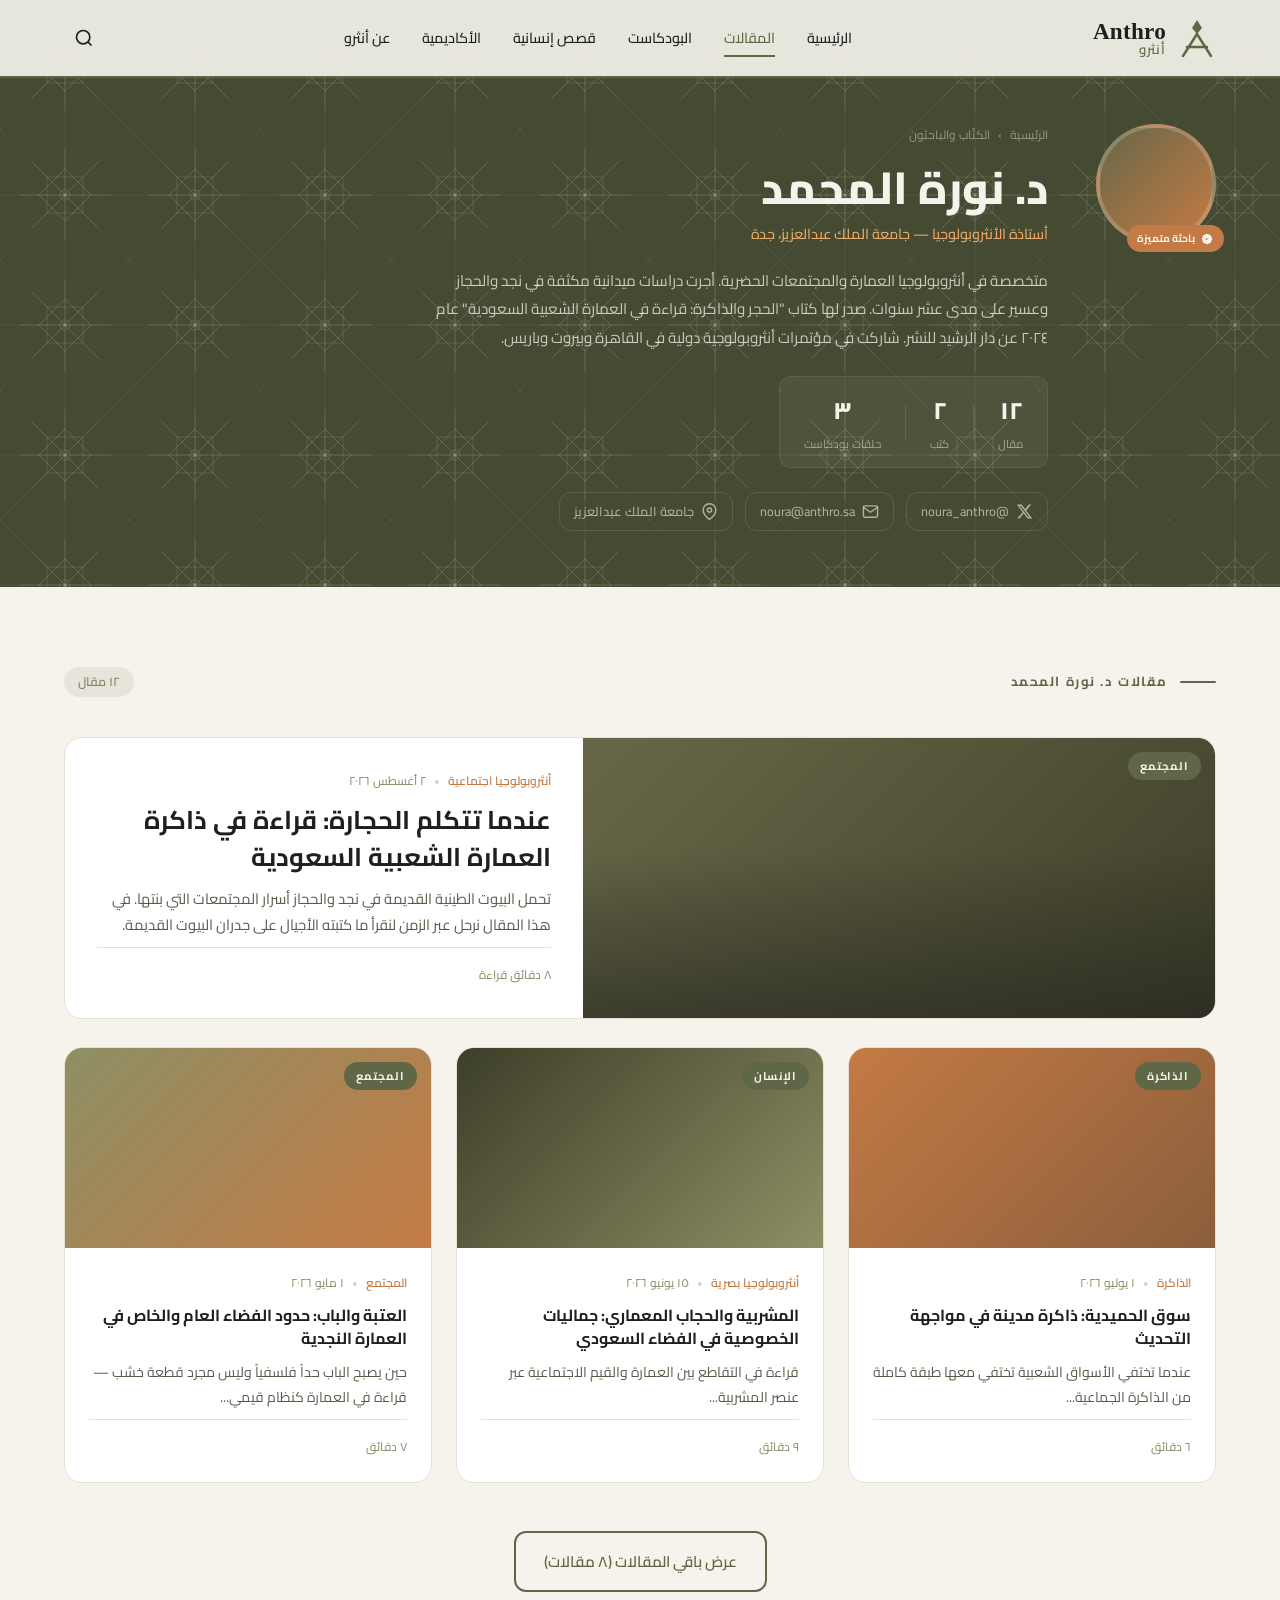
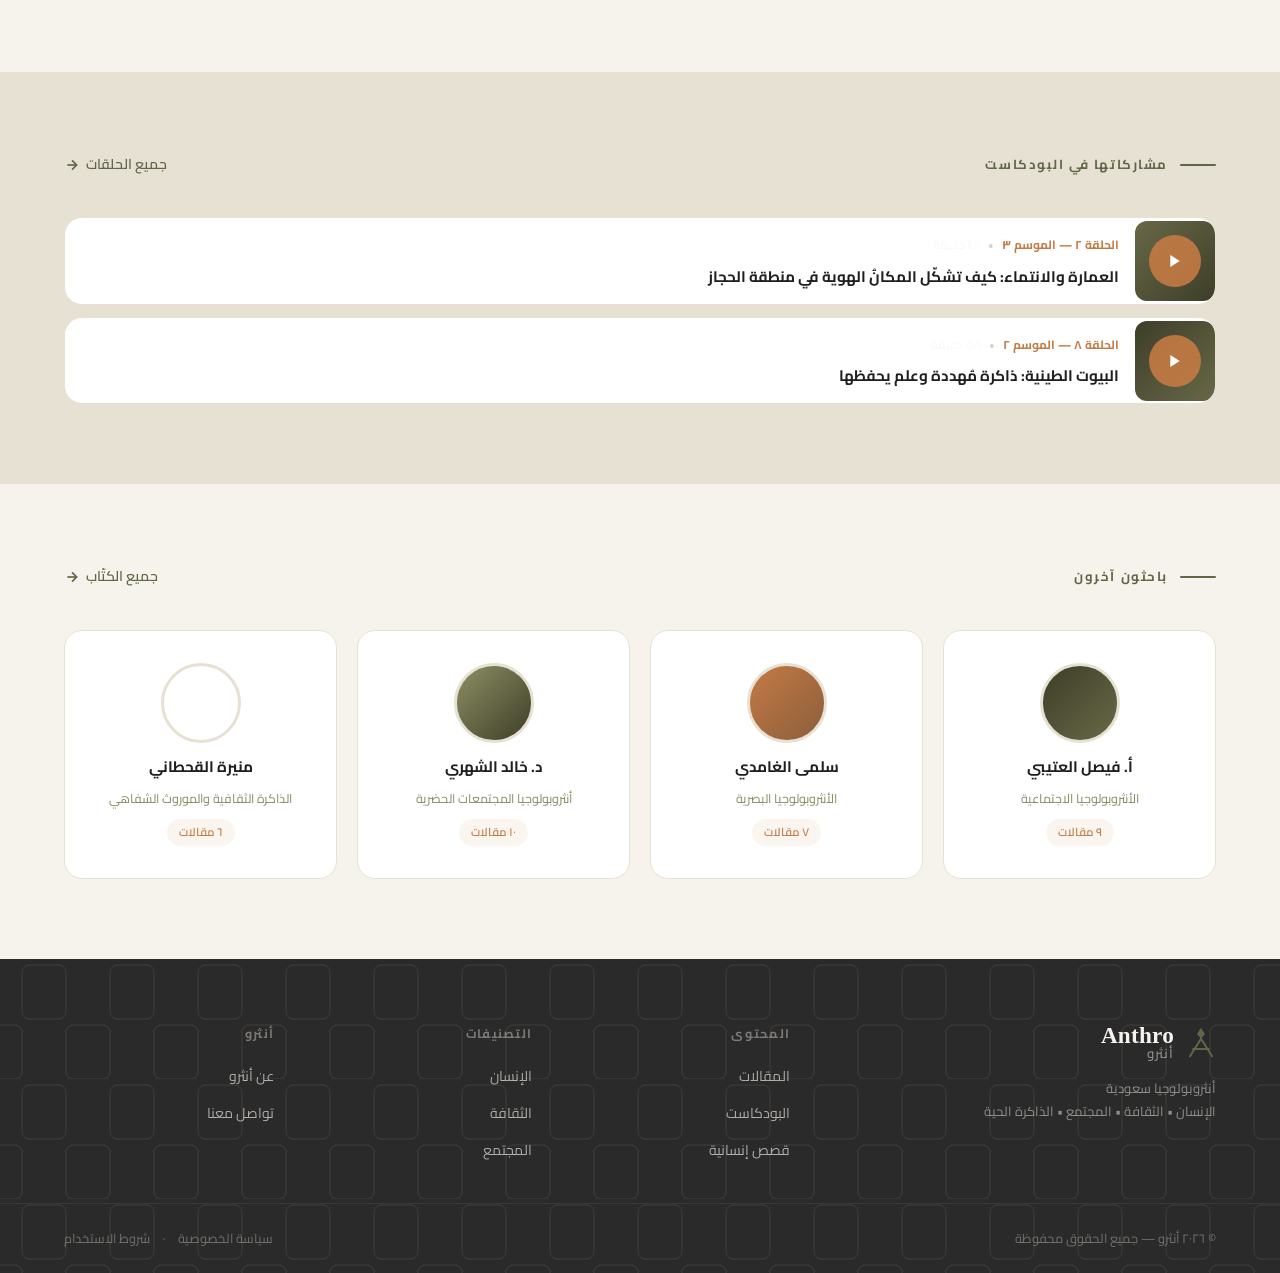
<file: author.html>
<!DOCTYPE html>
<html lang="ar" dir="rtl">
<head>
  <meta charset="UTF-8" />
  <meta name="viewport" content="width=device-width, initial-scale=1.0" />
  <title>د. نورة المحمد | أنثرو</title>
  <meta name="description" content="د. نورة المحمد — أستاذة الأنثروبولوجيا ومتخصصة في العمارة والمكان. اقرأ مقالاتها على أنثرو." />
  <link rel="preconnect" href="https://fonts.googleapis.com" />
  <link rel="preconnect" href="https://fonts.gstatic.com" crossorigin />
  <link href="https://fonts.googleapis.com/css2?family=Cairo:wght@300;400;500;600;700;800&display=swap" rel="stylesheet" />
  <link rel="stylesheet" href="style.css" />
  <link rel="stylesheet" href="inner-pages.css" />
</head>
<body>

  <header class="site-header" id="site-header">
    <div class="header-inner container">
      <a href="index.html" class="logo"><div class="logo-icon"><svg width="38" height="42" viewBox="0 0 38 42" fill="none"><polygon points="19,3 24,11 19,17 14,11" fill="currentColor"/><line x1="5" y1="39" x2="19" y2="17" stroke="currentColor" stroke-width="2.5" stroke-linecap="round"/><line x1="33" y1="39" x2="19" y2="17" stroke="currentColor" stroke-width="2.5" stroke-linecap="round"/><line x1="9" y1="30" x2="29" y2="30" stroke="currentColor" stroke-width="2.5" stroke-linecap="round"/></svg></div><div class="logo-text"><span class="logo-en">Anthro</span><span class="logo-ar">أنثرو</span></div></a>
      <nav class="main-nav" id="main-nav"><ul class="nav-list"><li><a href="index.html" class="nav-link">الرئيسية</a></li><li><a href="#" class="nav-link active">المقالات</a></li><li><a href="podcast.html" class="nav-link">البودكاست</a></li><li><a href="#" class="nav-link">قصص إنسانية</a></li><li><a href="#" class="nav-link">الأكاديمية</a></li><li><a href="about.html" class="nav-link">عن أنثرو</a></li></ul></nav>
      <div class="header-actions"><button class="icon-btn search-btn" id="search-toggle" aria-label="بحث"><svg width="20" height="20" viewBox="0 0 24 24" fill="none" stroke="currentColor" stroke-width="2"><circle cx="11" cy="11" r="8"/><line x1="21" y1="21" x2="16.65" y2="16.65"/></svg></button><button class="hamburger" id="menu-toggle" aria-label="قائمة" aria-expanded="false"><span></span><span></span><span></span></button></div>
    </div>
    <div class="search-overlay" id="search-overlay"><div class="search-inner container"><input type="search" class="search-input" placeholder="ابحث في أنثرو..." id="search-input" /><button class="search-close" id="search-close" aria-label="إغلاق"><svg width="24" height="24" viewBox="0 0 24 24" fill="none" stroke="currentColor" stroke-width="2"><line x1="18" y1="6" x2="6" y2="18"/><line x1="6" y1="6" x2="18" y2="18"/></svg></button></div></div>
  </header>
  <div class="mobile-nav" id="mobile-nav"><ul class="mobile-nav-list"><li><a href="index.html" class="mobile-nav-link">الرئيسية</a></li><li><a href="#" class="mobile-nav-link">المقالات</a></li><li><a href="podcast.html" class="mobile-nav-link">البودكاست</a></li><li><a href="about.html" class="mobile-nav-link">عن أنثرو</a></li></ul></div>
  <div class="nav-overlay" id="nav-overlay"></div>

  <main>

    <!-- AUTHOR HERO -->
    <section class="author-hero" id="author-hero">
      <div class="author-hero-bg"></div>
      <div class="container">
        <div class="author-hero-inner">
          <div class="author-hero-photo">
            <div class="au-photo-lg av--1"></div>
            <div class="author-badge">
              <svg width="14" height="14" viewBox="0 0 24 24" fill="currentColor"><path d="M9 12l2 2 4-4M7.835 4.697a3.42 3.42 0 001.946-.806 3.42 3.42 0 014.438 0 3.42 3.42 0 001.946.806 3.42 3.42 0 013.138 3.138 3.42 3.42 0 00.806 1.946 3.42 3.42 0 010 4.438 3.42 3.42 0 00-.806 1.946 3.42 3.42 0 01-3.138 3.138 3.42 3.42 0 00-1.946.806 3.42 3.42 0 01-4.438 0 3.42 3.42 0 00-1.946-.806 3.42 3.42 0 01-3.138-3.138 3.42 3.42 0 00-.806-1.946 3.42 3.42 0 010-4.438 3.42 3.42 0 00.806-1.946 3.42 3.42 0 013.138-3.138z"/></svg>
              باحثة متميزة
            </div>
          </div>
          <div class="author-hero-info">
            <div class="author-breadcrumb"><a href="index.html">الرئيسية</a><span>›</span><span>الكتّاب والباحثون</span></div>
            <h1 class="author-hero-name">د. نورة المحمد</h1>
            <p class="author-hero-title">أستاذة الأنثروبولوجيا — جامعة الملك عبدالعزيز، جدة</p>
            <p class="author-hero-bio">
              متخصصة في أنثروبولوجيا العمارة والمجتمعات الحضرية. أجرت دراسات ميدانية مكثفة في نجد والحجاز وعسير على مدى عشر سنوات. صدر لها كتاب "الحجر والذاكرة: قراءة في العمارة الشعبية السعودية" عام ٢٠٢٤ عن دار الرشيد للنشر. شاركت في مؤتمرات أنثروبولوجية دولية في القاهرة وبيروت وباريس.
            </p>
            <div class="author-hero-stats">
              <div class="au-stat"><span class="au-stat-n">١٢</span><span class="au-stat-l">مقال</span></div>
              <div class="au-stat-sep"></div>
              <div class="au-stat"><span class="au-stat-n">٢</span><span class="au-stat-l">كتب</span></div>
              <div class="au-stat-sep"></div>
              <div class="au-stat"><span class="au-stat-n">٣</span><span class="au-stat-l">حلقات بودكاست</span></div>
            </div>
            <div class="author-hero-links">
              <a href="#" class="au-social-link" aria-label="تويتر X">
                <svg width="17" height="17" viewBox="0 0 24 24" fill="currentColor"><path d="M18.244 2.25h3.308l-7.227 8.26 8.502 11.24H16.17l-5.214-6.817L4.99 21.75H1.68l7.73-8.835L1.254 2.25H8.08l4.713 6.231zm-1.161 17.52h1.833L7.084 4.126H5.117z"/></svg>
                @noura_anthro
              </a>
              <a href="mailto:noura@anthro.sa" class="au-social-link">
                <svg width="17" height="17" viewBox="0 0 24 24" fill="none" stroke="currentColor" stroke-width="2"><path d="M4 4h16c1.1 0 2 .9 2 2v12c0 1.1-.9 2-2 2H4c-1.1 0-2-.9-2-2V6c0-1.1.9-2 2-2z"/><polyline points="22,6 12,13 2,6"/></svg>
                noura@anthro.sa
              </a>
              <a href="#" class="au-social-link">
                <svg width="17" height="17" viewBox="0 0 24 24" fill="none" stroke="currentColor" stroke-width="2"><path d="M21 10c0 7-9 13-9 13s-9-6-9-13a9 9 0 0 1 18 0z"/><circle cx="12" cy="10" r="3"/></svg>
                جامعة الملك عبدالعزيز
              </a>
            </div>
          </div>
        </div>
      </div>
    </section>

    <!-- AUTHOR ARTICLES -->
    <section class="section-space" id="author-articles">
      <div class="container">
        <div class="sec-header">
          <div class="sec-label"><span class="sec-line"></span><span>مقالات د. نورة المحمد</span></div>
          <span class="articles-count-badge">١٢ مقال</span>
        </div>

        <!-- Featured Article -->
        <div class="author-featured-art">
          <article class="art-card art-card--hero" id="au-feat-1">
            <a href="single.html" class="art-img-link">
              <div class="art-img" style="background: linear-gradient(135deg, #686848, #3d3e28); min-height: 280px;">
                <div class="art-img-overlay"></div>
                <span class="art-tag">المجتمع</span>
              </div>
            </a>
            <div class="art-body">
              <div class="art-meta"><span class="art-cat">أنثروبولوجيا اجتماعية</span><span class="meta-sep">•</span><time>٢ أغسطس ٢٠٢٦</time></div>
              <h2 class="art-title art-title--lg"><a href="single.html">عندما تتكلم الحجارة: قراءة في ذاكرة العمارة الشعبية السعودية</a></h2>
              <p class="art-excerpt">تحمل البيوت الطينية القديمة في نجد والحجاز أسرار المجتمعات التي بنتها. في هذا المقال نرحل عبر الزمن لنقرأ ما كتبته الأجيال على جدران البيوت القديمة.</p>
              <div class="art-footer"><span class="read-time">٨ دقائق قراءة</span></div>
            </div>
          </article>
        </div>

        <!-- Articles Grid -->
        <div class="art-grid" style="margin-top: 28px;">

          <article class="art-card art-card--grid" id="au-art-2">
            <a href="#" class="art-img-link"><div class="art-img" style="background: linear-gradient(135deg, #C47A44, #8B5E3C); height:200px;"><span class="art-tag">الذاكرة</span></div></a>
            <div class="art-body">
              <div class="art-meta"><span class="art-cat">الذاكرة</span><span class="meta-sep">•</span><time>١ يوليو ٢٠٢٦</time></div>
              <h3 class="art-title"><a href="#">سوق الحميدية: ذاكرة مدينة في مواجهة التحديث</a></h3>
              <p class="art-excerpt">عندما تختفي الأسواق الشعبية تختفي معها طبقة كاملة من الذاكرة الجماعية...</p>
              <div class="art-footer"><span class="read-time">٦ دقائق</span></div>
            </div>
          </article>

          <article class="art-card art-card--grid" id="au-art-3">
            <a href="#" class="art-img-link"><div class="art-img" style="background: linear-gradient(135deg, #3d3e28, #8d8f64); height:200px;"><span class="art-tag">الإنسان</span></div></a>
            <div class="art-body">
              <div class="art-meta"><span class="art-cat">أنثروبولوجيا بصرية</span><span class="meta-sep">•</span><time>١٥ يونيو ٢٠٢٦</time></div>
              <h3 class="art-title"><a href="#">المشربية والحجاب المعماري: جماليات الخصوصية في الفضاء السعودي</a></h3>
              <p class="art-excerpt">قراءة في التقاطع بين العمارة والقيم الاجتماعية عبر عنصر المشربية...</p>
              <div class="art-footer"><span class="read-time">٩ دقائق</span></div>
            </div>
          </article>

          <article class="art-card art-card--grid" id="au-art-4">
            <a href="#" class="art-img-link"><div class="art-img" style="background: linear-gradient(135deg, #8d8f64, #C47A44); height:200px;"><span class="art-tag">المجتمع</span></div></a>
            <div class="art-body">
              <div class="art-meta"><span class="art-cat">المجتمع</span><span class="meta-sep">•</span><time>١ مايو ٢٠٢٦</time></div>
              <h3 class="art-title"><a href="#">العتبة والباب: حدود الفضاء العام والخاص في العمارة النجدية</a></h3>
              <p class="art-excerpt">حين يصبح الباب حداً فلسفياً وليس مجرد قطعة خشب — قراءة في العمارة كنظام قيمي...</p>
              <div class="art-footer"><span class="read-time">٧ دقائق</span></div>
            </div>
          </article>

        </div>

        <div class="load-wrap"><button class="btn btn--outline" id="load-more-au">عرض باقي المقالات (٨ مقالات)</button></div>
      </div>
    </section>

    <!-- AUTHOR'S PODCAST EPISODES -->
    <section class="author-podcast section-space" style="background: var(--sand);">
      <div class="container">
        <div class="sec-header">
          <div class="sec-label"><span class="sec-line"></span><span>مشاركاتها في البودكاست</span></div>
          <a href="podcast.html" class="sec-more">جميع الحلقات <svg width="16" height="16" viewBox="0 0 24 24" fill="none" stroke="currentColor" stroke-width="2.5"><line x1="5" y1="12" x2="19" y2="12"/><polyline points="12 5 19 12 12 19"/></svg></a>
        </div>
        <div class="au-podcast-list">
          <article class="ep-card ep-card--row au-ep" id="au-ep-1" style="background: var(--white); border: 1px solid var(--sand); border-radius: var(--r-lg);">
            <div class="ep-thumb ep-thumb--1 ep-thumb--sm"><button class="ep-play-btn" aria-label="تشغيل"><svg width="16" height="16" viewBox="0 0 24 24" fill="currentColor"><polygon points="5 3 19 12 5 21 5 3"/></svg></button></div>
            <div class="ep-body" style="padding: 16px;"><div class="ep-meta"><span class="ep-num" style="color: var(--copper);">الحلقة ٢ — الموسم ٣</span><span class="meta-sep" style="color: var(--sand-md);">•</span><span class="ep-dur">٤٢ دقيقة</span></div><h4 class="ep-title" style="color: var(--dark); font-size: 0.95rem;">العمارة والانتماء: كيف تشكّل المكانُ الهوية في منطقة الحجاز</h4></div>
          </article>
          <article class="ep-card ep-card--row au-ep" id="au-ep-2" style="background: var(--white); border: 1px solid var(--sand); border-radius: var(--r-lg);">
            <div class="ep-thumb ep-thumb--3 ep-thumb--sm"><button class="ep-play-btn" aria-label="تشغيل"><svg width="16" height="16" viewBox="0 0 24 24" fill="currentColor"><polygon points="5 3 19 12 5 21 5 3"/></svg></button></div>
            <div class="ep-body" style="padding: 16px;"><div class="ep-meta"><span class="ep-num" style="color: var(--copper);">الحلقة ٨ — الموسم ٢</span><span class="meta-sep" style="color: var(--sand-md);">•</span><span class="ep-dur">٥٨ دقيقة</span></div><h4 class="ep-title" style="color: var(--dark); font-size: 0.95rem;">البيوت الطينية: ذاكرة مُهددة وعلم يحفظها</h4></div>
          </article>
        </div>
      </div>
    </section>

    <!-- OTHER AUTHORS -->
    <section class="section-space" id="other-authors">
      <div class="container">
        <div class="sec-header">
          <div class="sec-label"><span class="sec-line"></span><span>باحثون آخرون</span></div>
          <a href="#" class="sec-more">جميع الكتّاب <svg width="16" height="16" viewBox="0 0 24 24" fill="none" stroke="currentColor" stroke-width="2.5"><line x1="5" y1="12" x2="19" y2="12"/><polyline points="12 5 19 12 12 19"/></svg></a>
        </div>
        <div class="authors-grid">
          <a href="#" class="au-card" id="other-au-1"><div class="au-photo au-photo--2"></div><h4 class="au-name">أ. فيصل العتيبي</h4><p class="au-field">الأنثروبولوجيا الاجتماعية</p><span class="au-count">٩ مقالات</span></a>
          <a href="#" class="au-card" id="other-au-2"><div class="au-photo au-photo--3"></div><h4 class="au-name">سلمى الغامدي</h4><p class="au-field">الأنثروبولوجيا البصرية</p><span class="au-count">٧ مقالات</span></a>
          <a href="#" class="au-card" id="other-au-3"><div class="au-photo au-photo--4"></div><h4 class="au-name">د. خالد الشهري</h4><p class="au-field">أنثروبولوجيا المجتمعات الحضرية</p><span class="au-count">١٠ مقالات</span></a>
          <a href="#" class="au-card" id="other-au-4"><div class="au-photo au-photo--5"></div><h4 class="au-name">منيرة القحطاني</h4><p class="au-field">الذاكرة الثقافية والموروث الشفاهي</p><span class="au-count">٦ مقالات</span></a>
        </div>
      </div>
    </section>

  </main>

  <footer class="site-footer" id="footer">
    <div class="ft-top"><div class="container"><div class="ft-grid">
      <div class="ft-brand"><a href="index.html" class="logo logo--ft"><div class="logo-icon"><svg width="30" height="34" viewBox="0 0 38 42" fill="none"><polygon points="19,3 24,11 19,17 14,11" fill="currentColor"/><line x1="5" y1="39" x2="19" y2="17" stroke="currentColor" stroke-width="2.5" stroke-linecap="round"/><line x1="33" y1="39" x2="19" y2="17" stroke="currentColor" stroke-width="2.5" stroke-linecap="round"/><line x1="9" y1="30" x2="29" y2="30" stroke="currentColor" stroke-width="2.5" stroke-linecap="round"/></svg></div><div class="logo-text"><span class="logo-en">Anthro</span><span class="logo-ar">أنثرو</span></div></a><p class="ft-tagline">أنثروبولوجيا سعودية<br />الإنسان • الثقافة • المجتمع • الذاكرة الحية</p></div>
      <div class="ft-col"><h5 class="ft-head">المحتوى</h5><ul><li><a href="#">المقالات</a></li><li><a href="podcast.html">البودكاست</a></li><li><a href="#">قصص إنسانية</a></li></ul></div>
      <div class="ft-col"><h5 class="ft-head">التصنيفات</h5><ul><li><a href="#">الإنسان</a></li><li><a href="#">الثقافة</a></li><li><a href="#">المجتمع</a></li></ul></div>
      <div class="ft-col"><h5 class="ft-head">أنثرو</h5><ul><li><a href="about.html">عن أنثرو</a></li><li><a href="contact.html">تواصل معنا</a></li></ul></div>
    </div></div></div>
    <div class="ft-bottom"><div class="container"><p class="ft-copy">© ٢٠٢٦ أنثرو — جميع الحقوق محفوظة</p><div class="ft-legal"><a href="#">سياسة الخصوصية</a><span>·</span><a href="#">شروط الاستخدام</a></div></div></div>
  </footer>
  <button class="back-top" id="back-top" aria-label="العودة للأعلى"><svg width="20" height="20" viewBox="0 0 24 24" fill="none" stroke="currentColor" stroke-width="2.5"><polyline points="18 15 12 9 6 15"/></svg></button>
  <script src="script.js"></script>
</body>
</html>
</file>
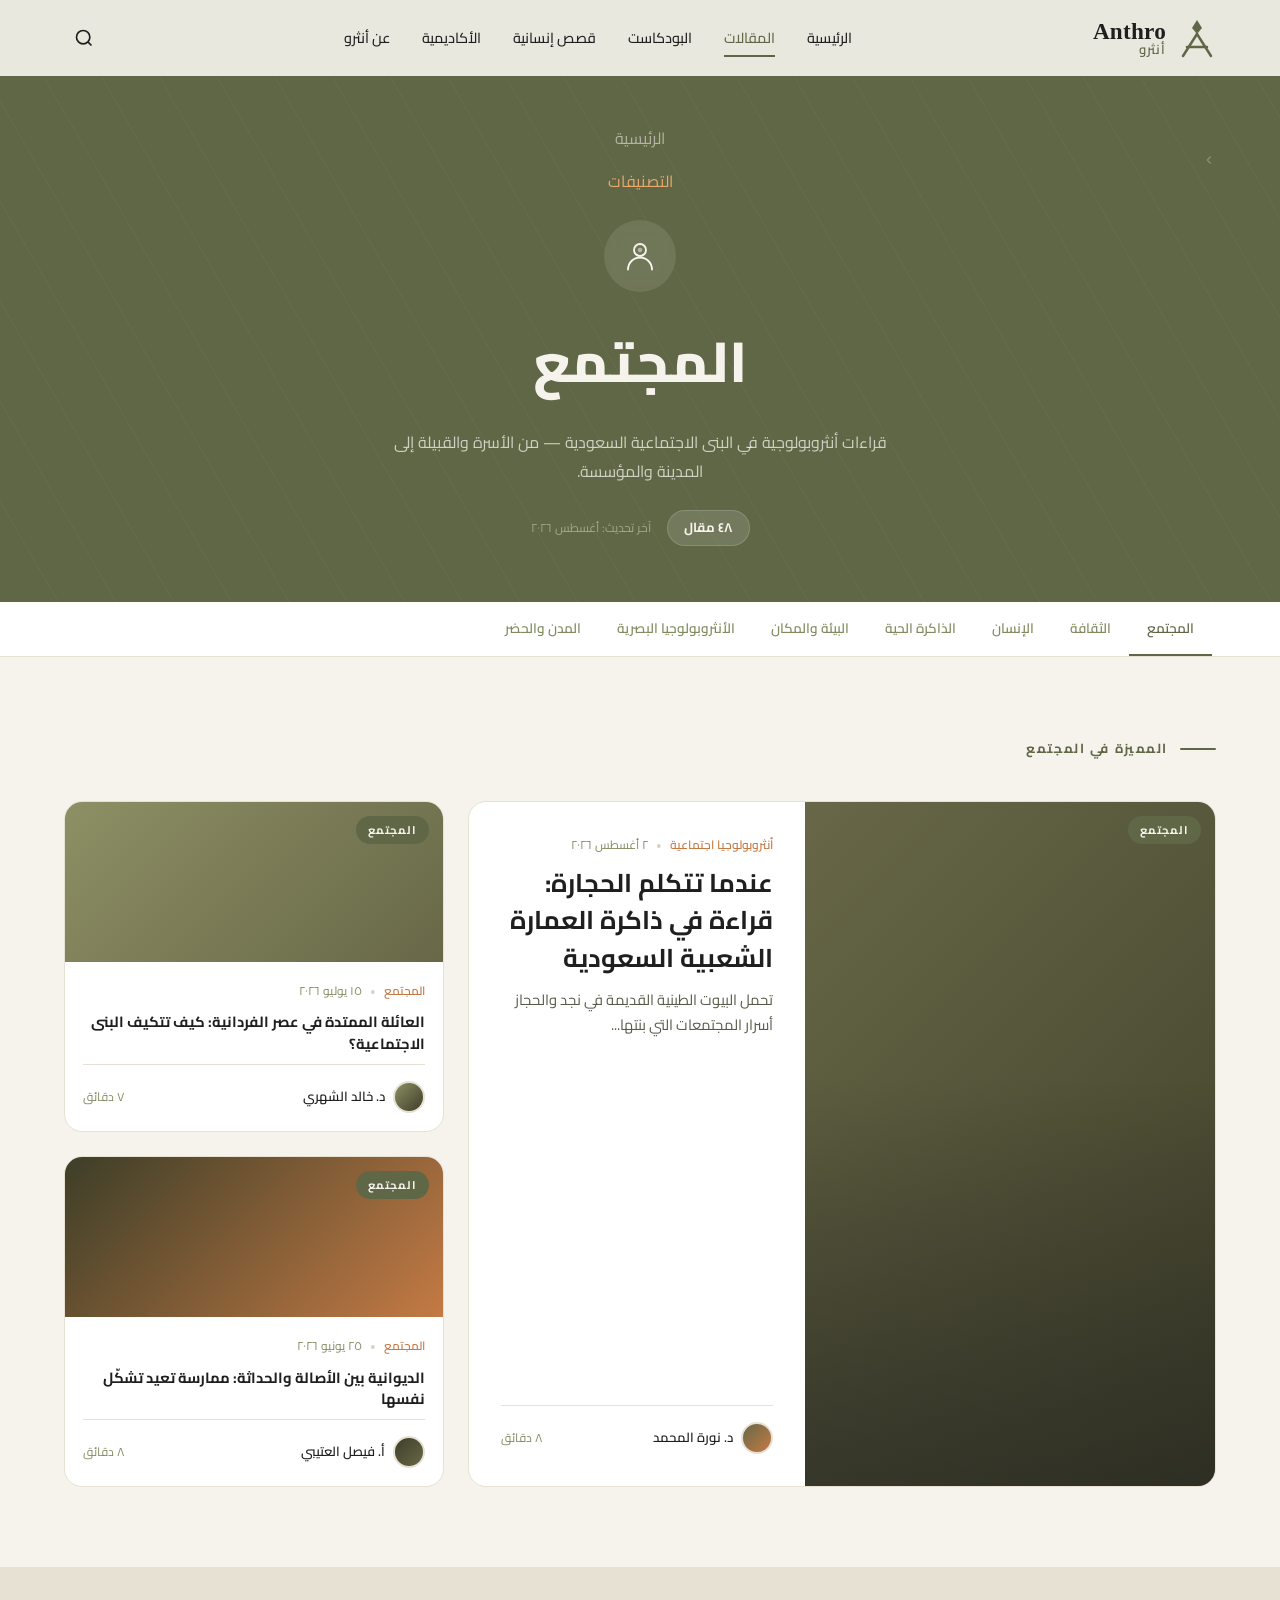
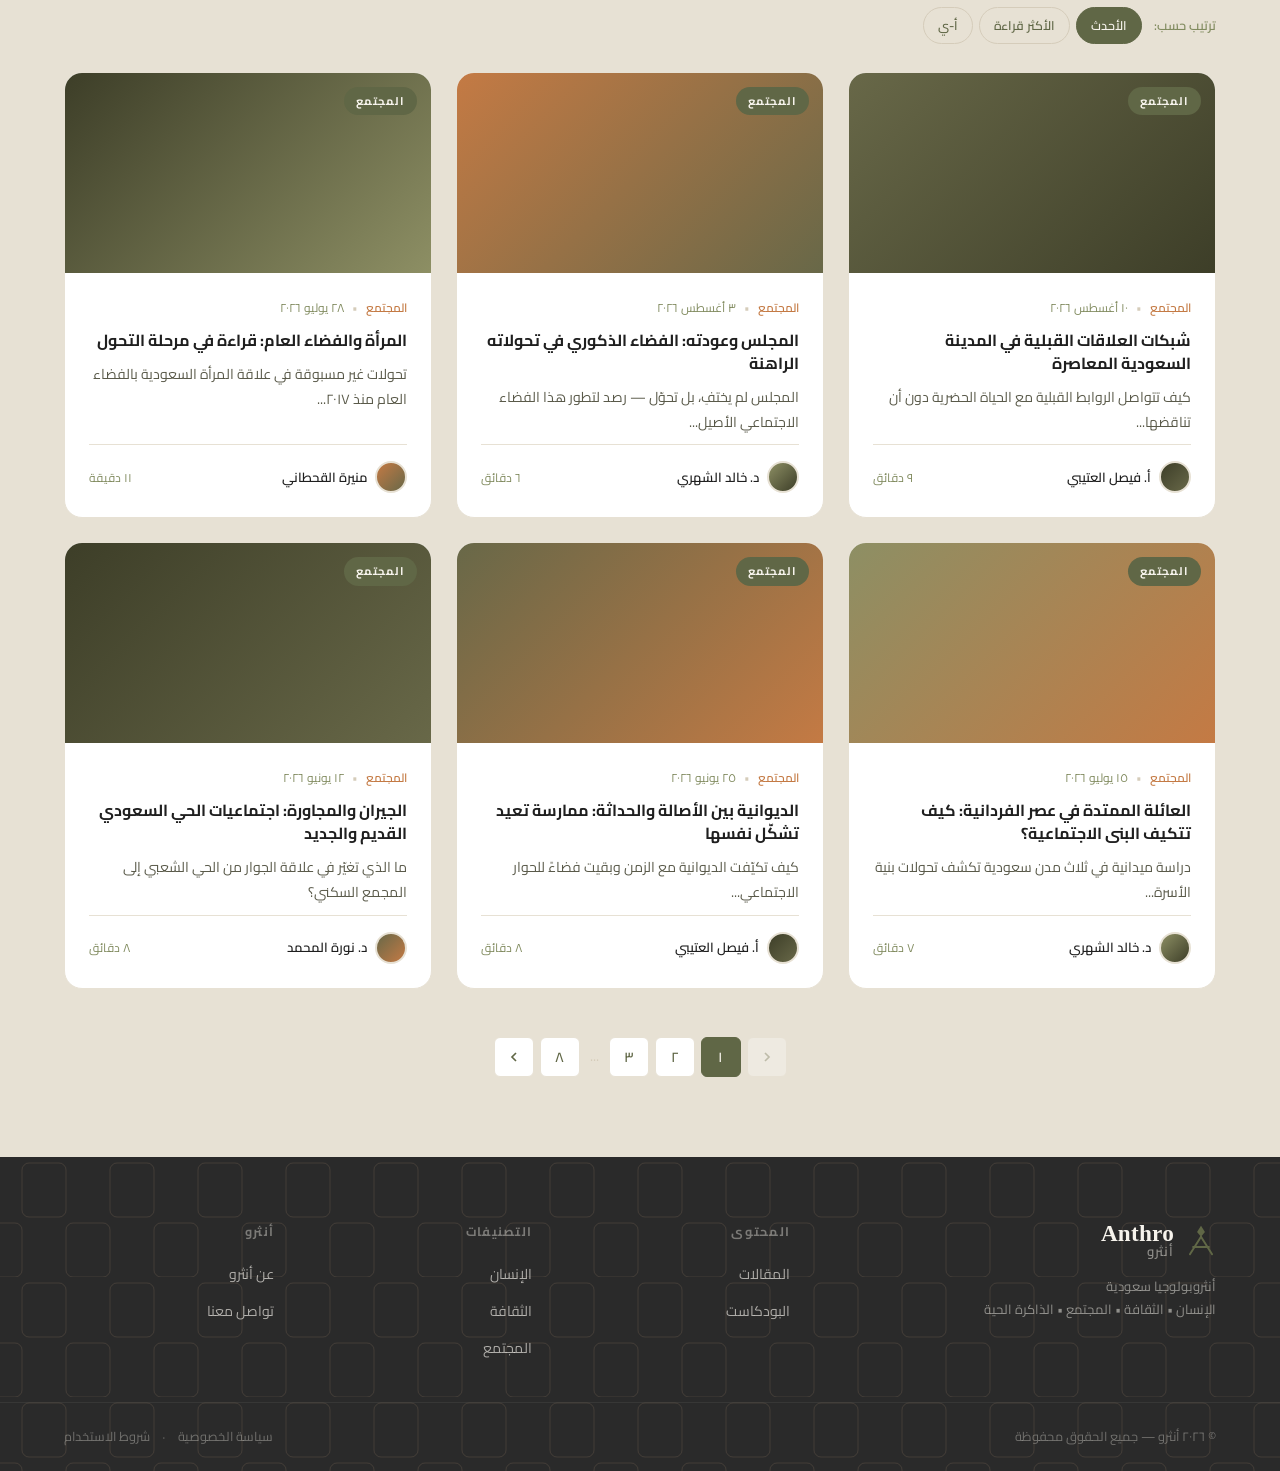
<file: category.html>
<!DOCTYPE html>
<html lang="ar" dir="rtl">
<head>
  <meta charset="UTF-8" />
  <meta name="viewport" content="width=device-width, initial-scale=1.0" />
  <title>المجتمع | أنثرو</title>
  <meta name="description" content="تصفح مقالات تصنيف المجتمع على أنثرو — دراسات أنثروبولوجية في البنى الاجتماعية السعودية." />
  <link rel="preconnect" href="https://fonts.googleapis.com" />
  <link rel="preconnect" href="https://fonts.gstatic.com" crossorigin />
  <link href="https://fonts.googleapis.com/css2?family=Cairo:wght@300;400;500;600;700;800&display=swap" rel="stylesheet" />
  <link rel="stylesheet" href="style.css" />
  <link rel="stylesheet" href="inner-pages.css" />
</head>
<body>

  <header class="site-header" id="site-header">
    <div class="header-inner container">
      <a href="index.html" class="logo"><div class="logo-icon"><svg width="38" height="42" viewBox="0 0 38 42" fill="none"><polygon points="19,3 24,11 19,17 14,11" fill="currentColor"/><line x1="5" y1="39" x2="19" y2="17" stroke="currentColor" stroke-width="2.5" stroke-linecap="round"/><line x1="33" y1="39" x2="19" y2="17" stroke="currentColor" stroke-width="2.5" stroke-linecap="round"/><line x1="9" y1="30" x2="29" y2="30" stroke="currentColor" stroke-width="2.5" stroke-linecap="round"/></svg></div><div class="logo-text"><span class="logo-en">Anthro</span><span class="logo-ar">أنثرو</span></div></a>
      <nav class="main-nav" id="main-nav"><ul class="nav-list"><li><a href="index.html" class="nav-link">الرئيسية</a></li><li><a href="#" class="nav-link active">المقالات</a></li><li><a href="podcast.html" class="nav-link">البودكاست</a></li><li><a href="#" class="nav-link">قصص إنسانية</a></li><li><a href="#" class="nav-link">الأكاديمية</a></li><li><a href="about.html" class="nav-link">عن أنثرو</a></li></ul></nav>
      <div class="header-actions"><button class="icon-btn search-btn" id="search-toggle" aria-label="بحث"><svg width="20" height="20" viewBox="0 0 24 24" fill="none" stroke="currentColor" stroke-width="2"><circle cx="11" cy="11" r="8"/><line x1="21" y1="21" x2="16.65" y2="16.65"/></svg></button><button class="hamburger" id="menu-toggle" aria-label="قائمة" aria-expanded="false"><span></span><span></span><span></span></button></div>
    </div>
    <div class="search-overlay" id="search-overlay"><div class="search-inner container"><input type="search" class="search-input" placeholder="ابحث في أنثرو..." id="search-input" /><button class="search-close" id="search-close" aria-label="إغلاق"><svg width="24" height="24" viewBox="0 0 24 24" fill="none" stroke="currentColor" stroke-width="2"><line x1="18" y1="6" x2="6" y2="18"/><line x1="6" y1="6" x2="18" y2="18"/></svg></button></div></div>
  </header>
  <div class="mobile-nav" id="mobile-nav"><ul class="mobile-nav-list"><li><a href="index.html" class="mobile-nav-link">الرئيسية</a></li><li><a href="#" class="mobile-nav-link">المقالات</a></li><li><a href="podcast.html" class="mobile-nav-link">البودكاست</a></li><li><a href="about.html" class="mobile-nav-link">عن أنثرو</a></li></ul></div>
  <div class="nav-overlay" id="nav-overlay"></div>

  <main>

    <!-- CATEGORY HERO -->
    <section class="cat-hero" id="cat-hero">
      <div class="cat-hero-bg"></div>
      <div class="container">
        <div class="cat-hero-inner">
          <nav class="breadcrumb cat-bc"><a href="index.html" class="bc-link">الرئيسية</a><span class="bc-sep"><svg width="14" height="14" viewBox="0 0 24 24" fill="none" stroke="currentColor" stroke-width="2"><polyline points="15 18 9 12 15 6"/></svg></span><span class="bc-current">التصنيفات</span></nav>
          <div class="cat-hero-icon">
            <svg viewBox="0 0 48 48" fill="none">
              <circle cx="24" cy="16" r="8" stroke="currentColor" stroke-width="2.5"/>
              <path d="M8 42c0-8.837 7.163-16 16-16s16 7.163 16 16" stroke="currentColor" stroke-width="2.5" stroke-linecap="round"/>
              <circle cx="24" cy="16" r="3" fill="currentColor" opacity="0.5"/>
            </svg>
          </div>
          <h1 class="cat-hero-title">المجتمع</h1>
          <p class="cat-hero-desc">قراءات أنثروبولوجية في البنى الاجتماعية السعودية — من الأسرة والقبيلة إلى المدينة والمؤسسة.</p>
          <div class="cat-hero-meta"><span class="cat-art-count">٤٨ مقال</span><span class="cat-up">آخر تحديث: أغسطس ٢٠٢٦</span></div>
        </div>
      </div>
    </section>

    <!-- ALL CATEGORIES NAV -->
    <div class="all-cats-nav" id="all-cats-nav">
      <div class="container">
        <div class="cats-nav-scroll">
          <a href="#" class="cat-nav-item active" id="cn-society">المجتمع</a>
          <a href="#" class="cat-nav-item" id="cn-culture">الثقافة</a>
          <a href="#" class="cat-nav-item" id="cn-human">الإنسان</a>
          <a href="#" class="cat-nav-item" id="cn-memory">الذاكرة الحية</a>
          <a href="#" class="cat-nav-item" id="cn-place">البيئة والمكان</a>
          <a href="#" class="cat-nav-item" id="cn-visual">الأنثروبولوجيا البصرية</a>
          <a href="#" class="cat-nav-item" id="cn-urban">المدن والحضر</a>
        </div>
      </div>
    </div>

    <!-- FEATURED IN CATEGORY -->
    <section class="section-space" id="cat-featured">
      <div class="container">
        <div class="sec-header">
          <div class="sec-label"><span class="sec-line"></span><span>المميزة في المجتمع</span></div>
        </div>
        <div class="featured-layout">
          <article class="art-card art-card--hero" id="catf-1">
            <a href="single.html" class="art-img-link"><div class="art-img" style="background: linear-gradient(135deg, #686848, #3d3e28); min-height:300px;"><div class="art-img-overlay"></div><span class="art-tag">المجتمع</span></div></a>
            <div class="art-body">
              <div class="art-meta"><span class="art-cat">أنثروبولوجيا اجتماعية</span><span class="meta-sep">•</span><time>٢ أغسطس ٢٠٢٦</time></div>
              <h2 class="art-title art-title--lg"><a href="single.html">عندما تتكلم الحجارة: قراءة في ذاكرة العمارة الشعبية السعودية</a></h2>
              <p class="art-excerpt">تحمل البيوت الطينية القديمة في نجد والحجاز أسرار المجتمعات التي بنتها...</p>
              <div class="art-footer"><a href="author.html" class="art-author"><div class="av av--1"></div><span>د. نورة المحمد</span></a><span class="read-time">٨ دقائق</span></div>
            </div>
          </article>
          <div class="art-side">
            <article class="art-card art-card--side" id="catf-2"><a href="#" class="art-img-link"><div class="art-img" style="background: linear-gradient(135deg, #8d8f64, #686848); height:160px;"><span class="art-tag">المجتمع</span></div></a><div class="art-body"><div class="art-meta"><span class="art-cat">المجتمع</span><span class="meta-sep">•</span><time>١٥ يوليو ٢٠٢٦</time></div><h3 class="art-title"><a href="#">العائلة الممتدة في عصر الفردانية: كيف تتكيف البنى الاجتماعية؟</a></h3><div class="art-footer"><a href="#" class="art-author"><div class="av av--4"></div><span>د. خالد الشهري</span></a><span class="read-time">٧ دقائق</span></div></div></article>
            <article class="art-card art-card--side" id="catf-3"><a href="#" class="art-img-link"><div class="art-img" style="background: linear-gradient(135deg, #3d3e28, #C47A44); height:160px;"><span class="art-tag">المجتمع</span></div></a><div class="art-body"><div class="art-meta"><span class="art-cat">المجتمع</span><span class="meta-sep">•</span><time>٢٥ يونيو ٢٠٢٦</time></div><h3 class="art-title"><a href="#">الديوانية بين الأصالة والحداثة: ممارسة تعيد تشكّل نفسها</a></h3><div class="art-footer"><a href="#" class="art-author"><div class="av av--2"></div><span>أ. فيصل العتيبي</span></a><span class="read-time">٨ دقائق</span></div></div></article>
          </div>
        </div>
      </div>
    </section>

    <!-- ALL ARTICLES IN CATEGORY -->
    <section class="section-space" id="cat-all" style="background: var(--sand); padding-top: 40px;">
      <div class="container">

        <!-- Sort/Filter Bar -->
        <div class="cat-sort-bar">
          <div class="sort-label">ترتيب حسب:</div>
          <div class="sort-btns">
            <button class="sort-btn active" id="sort-newest">الأحدث</button>
            <button class="sort-btn" id="sort-popular">الأكثر قراءة</button>
            <button class="sort-btn" id="sort-az">أ-ي</button>
          </div>
        </div>

        <div class="art-grid" id="cat-grid">
          <article class="art-card art-card--grid" id="catg-1"><a href="#" class="art-img-link"><div class="art-img" style="background: linear-gradient(135deg, #686848, #3d3e28); height:200px;"><span class="art-tag">المجتمع</span></div></a><div class="art-body"><div class="art-meta"><span class="art-cat">المجتمع</span><span class="meta-sep">•</span><time>١٠ أغسطس ٢٠٢٦</time></div><h3 class="art-title"><a href="#">شبكات العلاقات القبلية في المدينة السعودية المعاصرة</a></h3><p class="art-excerpt">كيف تتواصل الروابط القبلية مع الحياة الحضرية دون أن تناقضها...</p><div class="art-footer"><a href="#" class="art-author"><div class="av av--2"></div><span>أ. فيصل العتيبي</span></a><span class="read-time">٩ دقائق</span></div></div></article>

          <article class="art-card art-card--grid" id="catg-2"><a href="#" class="art-img-link"><div class="art-img" style="background: linear-gradient(135deg, #C47A44, #686848); height:200px;"><span class="art-tag">المجتمع</span></div></a><div class="art-body"><div class="art-meta"><span class="art-cat">المجتمع</span><span class="meta-sep">•</span><time>٣ أغسطس ٢٠٢٦</time></div><h3 class="art-title"><a href="#">المجلس وعودته: الفضاء الذكوري في تحولاته الراهنة</a></h3><p class="art-excerpt">المجلس لم يختفِ، بل تحوّل — رصد لتطور هذا الفضاء الاجتماعي الأصيل...</p><div class="art-footer"><a href="#" class="art-author"><div class="av av--4"></div><span>د. خالد الشهري</span></a><span class="read-time">٦ دقائق</span></div></div></article>

          <article class="art-card art-card--grid" id="catg-3"><a href="#" class="art-img-link"><div class="art-img" style="background: linear-gradient(135deg, #3d3e28, #8d8f64); height:200px;"><span class="art-tag">المجتمع</span></div></a><div class="art-body"><div class="art-meta"><span class="art-cat">المجتمع</span><span class="meta-sep">•</span><time>٢٨ يوليو ٢٠٢٦</time></div><h3 class="art-title"><a href="#">المرأة والفضاء العام: قراءة في مرحلة التحول</a></h3><p class="art-excerpt">تحولات غير مسبوقة في علاقة المرأة السعودية بالفضاء العام منذ ٢٠١٧...</p><div class="art-footer"><a href="#" class="art-author"><div class="av av--5"></div><span>منيرة القحطاني</span></a><span class="read-time">١١ دقيقة</span></div></div></article>

          <article class="art-card art-card--grid" id="catg-4"><a href="#" class="art-img-link"><div class="art-img" style="background: linear-gradient(135deg, #8d8f64, #C47A44); height:200px;"><span class="art-tag">المجتمع</span></div></a><div class="art-body"><div class="art-meta"><span class="art-cat">المجتمع</span><span class="meta-sep">•</span><time>١٥ يوليو ٢٠٢٦</time></div><h3 class="art-title"><a href="#">العائلة الممتدة في عصر الفردانية: كيف تتكيف البنى الاجتماعية؟</a></h3><p class="art-excerpt">دراسة ميدانية في ثلاث مدن سعودية تكشف تحولات بنية الأسرة...</p><div class="art-footer"><a href="#" class="art-author"><div class="av av--4"></div><span>د. خالد الشهري</span></a><span class="read-time">٧ دقائق</span></div></div></article>

          <article class="art-card art-card--grid" id="catg-5"><a href="#" class="art-img-link"><div class="art-img" style="background: linear-gradient(135deg, #686848, #C47A44); height:200px;"><span class="art-tag">المجتمع</span></div></a><div class="art-body"><div class="art-meta"><span class="art-cat">المجتمع</span><span class="meta-sep">•</span><time>٢٥ يونيو ٢٠٢٦</time></div><h3 class="art-title"><a href="#">الديوانية بين الأصالة والحداثة: ممارسة تعيد تشكّل نفسها</a></h3><p class="art-excerpt">كيف تكيّفت الديوانية مع الزمن وبقيت فضاءً للحوار الاجتماعي...</p><div class="art-footer"><a href="#" class="art-author"><div class="av av--2"></div><span>أ. فيصل العتيبي</span></a><span class="read-time">٨ دقائق</span></div></div></article>

          <article class="art-card art-card--grid" id="catg-6"><a href="#" class="art-img-link"><div class="art-img" style="background: linear-gradient(135deg, #3d3e28, #686848); height:200px;"><span class="art-tag">المجتمع</span></div></a><div class="art-body"><div class="art-meta"><span class="art-cat">المجتمع</span><span class="meta-sep">•</span><time>١٢ يونيو ٢٠٢٦</time></div><h3 class="art-title"><a href="#">الجيران والمجاورة: اجتماعيات الحي السعودي القديم والجديد</a></h3><p class="art-excerpt">ما الذي تغيّر في علاقة الجوار من الحي الشعبي إلى المجمع السكني؟</p><div class="art-footer"><a href="#" class="art-author"><div class="av av--1"></div><span>د. نورة المحمد</span></a><span class="read-time">٨ دقائق</span></div></div></article>
        </div>

        <!-- Pagination -->
        <div class="pagination" id="pagination">
          <button class="page-btn page-btn--prev" disabled aria-label="السابق">
            <svg width="16" height="16" viewBox="0 0 24 24" fill="none" stroke="currentColor" stroke-width="2.5"><polyline points="9 18 15 12 9 6"/></svg>
          </button>
          <button class="page-btn active" id="page-1">١</button>
          <button class="page-btn" id="page-2">٢</button>
          <button class="page-btn" id="page-3">٣</button>
          <span class="page-dots">...</span>
          <button class="page-btn" id="page-8">٨</button>
          <button class="page-btn page-btn--next" aria-label="التالي">
            <svg width="16" height="16" viewBox="0 0 24 24" fill="none" stroke="currentColor" stroke-width="2.5"><polyline points="15 18 9 12 15 6"/></svg>
          </button>
        </div>

      </div>
    </section>

  </main>

  <footer class="site-footer" id="footer">
    <div class="ft-top"><div class="container"><div class="ft-grid">
      <div class="ft-brand"><a href="index.html" class="logo logo--ft"><div class="logo-icon"><svg width="30" height="34" viewBox="0 0 38 42" fill="none"><polygon points="19,3 24,11 19,17 14,11" fill="currentColor"/><line x1="5" y1="39" x2="19" y2="17" stroke="currentColor" stroke-width="2.5" stroke-linecap="round"/><line x1="33" y1="39" x2="19" y2="17" stroke="currentColor" stroke-width="2.5" stroke-linecap="round"/><line x1="9" y1="30" x2="29" y2="30" stroke="currentColor" stroke-width="2.5" stroke-linecap="round"/></svg></div><div class="logo-text"><span class="logo-en">Anthro</span><span class="logo-ar">أنثرو</span></div></a><p class="ft-tagline">أنثروبولوجيا سعودية<br />الإنسان • الثقافة • المجتمع • الذاكرة الحية</p></div>
      <div class="ft-col"><h5 class="ft-head">المحتوى</h5><ul><li><a href="#">المقالات</a></li><li><a href="podcast.html">البودكاست</a></li></ul></div>
      <div class="ft-col"><h5 class="ft-head">التصنيفات</h5><ul><li><a href="#">الإنسان</a></li><li><a href="#">الثقافة</a></li><li><a href="#">المجتمع</a></li></ul></div>
      <div class="ft-col"><h5 class="ft-head">أنثرو</h5><ul><li><a href="about.html">عن أنثرو</a></li><li><a href="contact.html">تواصل معنا</a></li></ul></div>
    </div></div></div>
    <div class="ft-bottom"><div class="container"><p class="ft-copy">© ٢٠٢٦ أنثرو — جميع الحقوق محفوظة</p><div class="ft-legal"><a href="#">سياسة الخصوصية</a><span>·</span><a href="#">شروط الاستخدام</a></div></div></div>
  </footer>
  <button class="back-top" id="back-top" aria-label="العودة للأعلى"><svg width="20" height="20" viewBox="0 0 24 24" fill="none" stroke="currentColor" stroke-width="2.5"><polyline points="18 15 12 9 6 15"/></svg></button>
  <script src="script.js"></script>
</body>
</html>
</file>
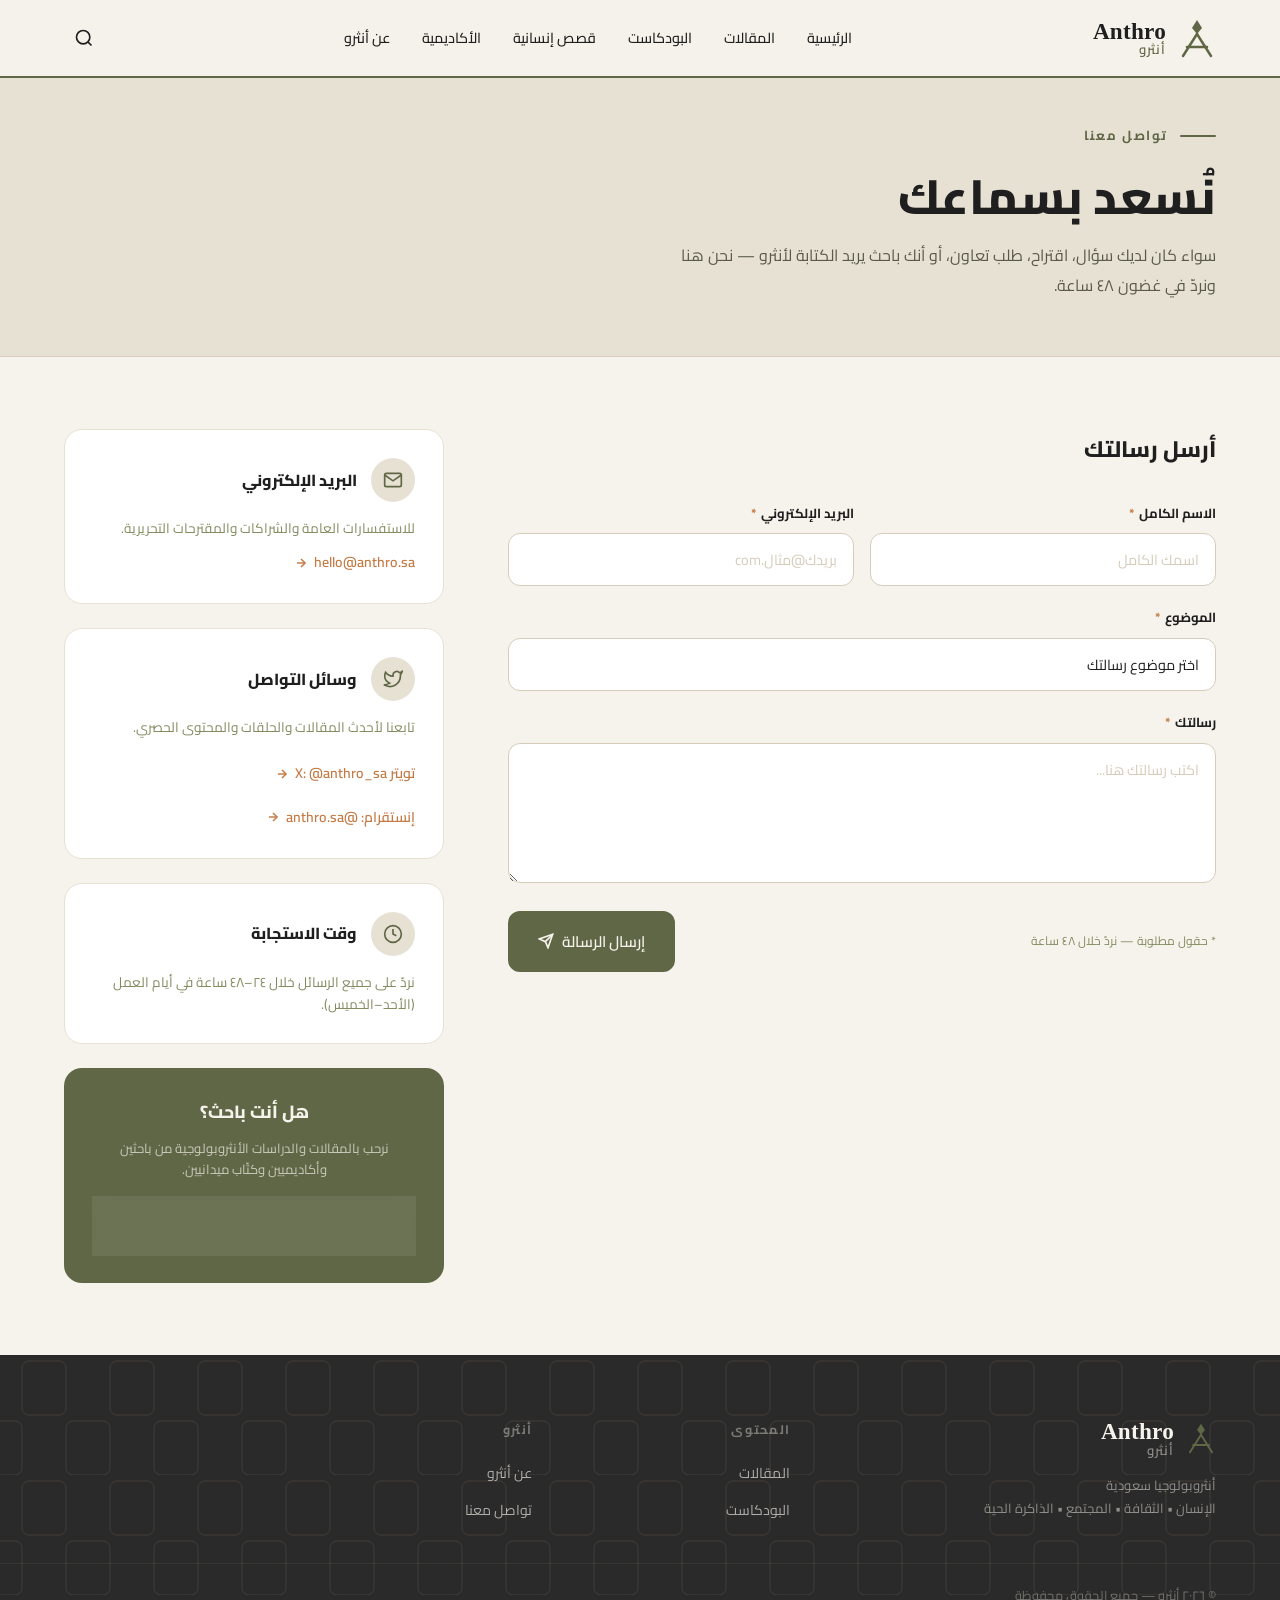
<file: contact.html>
<!DOCTYPE html>
<html lang="ar" dir="rtl">
<head>
  <meta charset="UTF-8" />
  <meta name="viewport" content="width=device-width, initial-scale=1.0" />
  <title>تواصل معنا | أنثرو</title>
  <meta name="description" content="تواصل مع فريق أنثرو — لأي استفسار، اقتراح، أو للكتابة في المنصة." />
  <link rel="preconnect" href="https://fonts.googleapis.com" />
  <link rel="preconnect" href="https://fonts.gstatic.com" crossorigin />
  <link href="https://fonts.googleapis.com/css2?family=Cairo:wght@300;400;500;600;700;800&display=swap" rel="stylesheet" />
  <link rel="stylesheet" href="style.css" />
  <link rel="stylesheet" href="inner-pages.css" />
</head>
<body>
  <header class="site-header" id="site-header">
    <div class="header-inner container">
      <a href="index.html" class="logo"><div class="logo-icon"><svg width="38" height="42" viewBox="0 0 38 42" fill="none"><polygon points="19,3 24,11 19,17 14,11" fill="currentColor"/><line x1="5" y1="39" x2="19" y2="17" stroke="currentColor" stroke-width="2.5" stroke-linecap="round"/><line x1="33" y1="39" x2="19" y2="17" stroke="currentColor" stroke-width="2.5" stroke-linecap="round"/><line x1="9" y1="30" x2="29" y2="30" stroke="currentColor" stroke-width="2.5" stroke-linecap="round"/></svg></div><div class="logo-text"><span class="logo-en">Anthro</span><span class="logo-ar">أنثرو</span></div></a>
      <nav class="main-nav" id="main-nav"><ul class="nav-list"><li><a href="index.html" class="nav-link">الرئيسية</a></li><li><a href="#" class="nav-link">المقالات</a></li><li><a href="podcast.html" class="nav-link">البودكاست</a></li><li><a href="#" class="nav-link">قصص إنسانية</a></li><li><a href="#" class="nav-link">الأكاديمية</a></li><li><a href="about.html" class="nav-link">عن أنثرو</a></li></ul></nav>
      <div class="header-actions"><button class="icon-btn search-btn" id="search-toggle" aria-label="بحث"><svg width="20" height="20" viewBox="0 0 24 24" fill="none" stroke="currentColor" stroke-width="2"><circle cx="11" cy="11" r="8"/><line x1="21" y1="21" x2="16.65" y2="16.65"/></svg></button><button class="hamburger" id="menu-toggle" aria-label="قائمة" aria-expanded="false"><span></span><span></span><span></span></button></div>
    </div>
    <div class="search-overlay" id="search-overlay"><div class="search-inner container"><input type="search" class="search-input" placeholder="ابحث في أنثرو..." id="search-input" /><button class="search-close" id="search-close" aria-label="إغلاق"><svg width="24" height="24" viewBox="0 0 24 24" fill="none" stroke="currentColor" stroke-width="2"><line x1="18" y1="6" x2="6" y2="18"/><line x1="6" y1="6" x2="18" y2="18"/></svg></button></div></div>
  </header>
  <div class="mobile-nav" id="mobile-nav"><ul class="mobile-nav-list"><li><a href="index.html" class="mobile-nav-link">الرئيسية</a></li><li><a href="#" class="mobile-nav-link">المقالات</a></li><li><a href="podcast.html" class="mobile-nav-link">البودكاست</a></li><li><a href="about.html" class="mobile-nav-link">عن أنثرو</a></li></ul></div>
  <div class="nav-overlay" id="nav-overlay"></div>

  <main>
    <section class="contact-hero" id="contact-hero">
      <div class="container">
        <div class="contact-hero-text">
          <div class="sec-label" style="margin-bottom:20px;"><span class="sec-line"></span><span>تواصل معنا</span></div>
          <h1 class="contact-hero-title">نُسعد بسماعك</h1>
          <p class="contact-hero-desc">سواء كان لديك سؤال، اقتراح، طلب تعاون، أو أنك باحث يريد الكتابة لأنثرو — نحن هنا ونردّ في غضون ٤٨ ساعة.</p>
        </div>
      </div>
    </section>

    <section id="contact-main">
      <div class="container">
        <div class="contact-layout">

          <!-- FORM -->
          <div class="contact-form-wrap">
            <h2>أرسل رسالتك</h2>
            <form class="anthro-form" id="contact-form" novalidate>
              <div class="form-row">
                <div class="form-group">
                  <label class="form-label" for="cf-name">الاسم الكامل <span class="required">*</span></label>
                  <input type="text" class="form-control" id="cf-name" placeholder="اسمك الكامل" required />
                </div>
                <div class="form-group">
                  <label class="form-label" for="cf-email">البريد الإلكتروني <span class="required">*</span></label>
                  <input type="email" class="form-control" id="cf-email" placeholder="بريدك@مثال.com" required />
                </div>
              </div>
              <div class="form-group">
                <label class="form-label" for="cf-subject">الموضوع <span class="required">*</span></label>
                <select class="form-control" id="cf-subject" required>
                  <option value="" disabled selected>اختر موضوع رسالتك</option>
                  <option value="write">أريد الكتابة لأنثرو</option>
                  <option value="podcast">المشاركة في البودكاست</option>
                  <option value="partnership">شراكة أو تعاون</option>
                  <option value="correction">تصحيح معلومة</option>
                  <option value="general">استفسار عام</option>
                  <option value="other">أخرى</option>
                </select>
              </div>
              <div class="form-group">
                <label class="form-label" for="cf-msg">رسالتك <span class="required">*</span></label>
                <textarea class="form-control" id="cf-msg" placeholder="اكتب رسالتك هنا..." required></textarea>
              </div>
              <div class="form-submit">
                <p class="form-note-txt">* حقول مطلوبة — نردّ خلال ٤٨ ساعة</p>
                <button type="submit" class="btn btn--primary" id="cf-submit">
                  إرسال الرسالة
                  <svg width="16" height="16" viewBox="0 0 24 24" fill="none" stroke="currentColor" stroke-width="2.5"><line x1="22" y1="2" x2="11" y2="13"/><polygon points="22 2 15 22 11 13 2 9 22 2"/></svg>
                </button>
              </div>
              <!-- Success Message -->
              <div class="form-success" id="form-success" style="display:none;">
                <svg width="24" height="24" viewBox="0 0 24 24" fill="none" stroke="currentColor" stroke-width="2.5"><polyline points="20 6 9 17 4 12"/></svg>
                <p>تم إرسال رسالتك بنجاح! سنرد عليك قريباً.</p>
              </div>
            </form>
          </div>

          <!-- CONTACT INFO -->
          <div class="contact-info">
            <div class="contact-info-card" id="ci-email">
              <div class="ci-header">
                <div class="ci-icon"><svg width="20" height="20" viewBox="0 0 24 24" fill="none" stroke="currentColor" stroke-width="2"><path d="M4 4h16c1.1 0 2 .9 2 2v12c0 1.1-.9 2-2 2H4c-1.1 0-2-.9-2-2V6c0-1.1.9-2 2-2z"/><polyline points="22,6 12,13 2,6"/></svg></div>
                <h3 class="ci-title">البريد الإلكتروني</h3>
              </div>
              <p class="ci-desc">للاستفسارات العامة والشراكات والمقترحات التحريرية.</p>
              <a href="mailto:hello@anthro.sa" class="ci-link">hello@anthro.sa <svg width="14" height="14" viewBox="0 0 24 24" fill="none" stroke="currentColor" stroke-width="2.5"><line x1="5" y1="12" x2="19" y2="12"/><polyline points="12 5 19 12 12 19"/></svg></a>
            </div>

            <div class="contact-info-card" id="ci-social">
              <div class="ci-header">
                <div class="ci-icon"><svg width="20" height="20" viewBox="0 0 24 24" fill="none" stroke="currentColor" stroke-width="2"><path d="M23 3a10.9 10.9 0 0 1-3.14 1.53 4.48 4.48 0 0 0-7.86 3v1A10.66 10.66 0 0 1 3 4s-4 9 5 13a11.64 11.64 0 0 1-7 2c9 5 20 0 20-11.5a4.5 4.5 0 0 0-.08-.83A7.72 7.72 0 0 0 23 3z"/></svg></div>
                <h3 class="ci-title">وسائل التواصل</h3>
              </div>
              <p class="ci-desc">تابعنا لأحدث المقالات والحلقات والمحتوى الحصري.</p>
              <div style="display:flex; flex-direction:column; gap:8px; margin-top:12px;">
                <a href="#" class="ci-link">تويتر X: @anthro_sa <svg width="14" height="14" viewBox="0 0 24 24" fill="none" stroke="currentColor" stroke-width="2.5"><line x1="5" y1="12" x2="19" y2="12"/><polyline points="12 5 19 12 12 19"/></svg></a>
                <a href="#" class="ci-link">إنستقرام: @anthro.sa <svg width="14" height="14" viewBox="0 0 24 24" fill="none" stroke="currentColor" stroke-width="2.5"><line x1="5" y1="12" x2="19" y2="12"/><polyline points="12 5 19 12 12 19"/></svg></a>
              </div>
            </div>

            <div class="contact-info-card" id="ci-response">
              <div class="ci-header">
                <div class="ci-icon"><svg width="20" height="20" viewBox="0 0 24 24" fill="none" stroke="currentColor" stroke-width="2"><circle cx="12" cy="12" r="10"/><polyline points="12 6 12 12 16 14"/></svg></div>
                <h3 class="ci-title">وقت الاستجابة</h3>
              </div>
              <p class="ci-desc">نردّ على جميع الرسائل خلال ٢٤–٤٨ ساعة في أيام العمل (الأحد–الخميس).</p>
            </div>

            <div class="write-cta" id="write-cta">
              <h3>هل أنت باحث؟</h3>
              <p>نرحب بالمقالات والدراسات الأنثروبولوجية من باحثين وأكاديميين وكتّاب ميدانيين.</p>
              <a href="#cf-subject" class="btn btn--ghost">اكتب لأنثرو <svg width="14" height="14" viewBox="0 0 24 24" fill="none" stroke="currentColor" stroke-width="2.5"><line x1="5" y1="12" x2="19" y2="12"/><polyline points="12 5 19 12 12 19"/></svg></a>
            </div>
          </div>

        </div>
      </div>
    </section>
  </main>

  <footer class="site-footer" id="footer">
    <div class="ft-top"><div class="container"><div class="ft-grid">
      <div class="ft-brand"><a href="index.html" class="logo logo--ft"><div class="logo-icon"><svg width="30" height="34" viewBox="0 0 38 42" fill="none"><polygon points="19,3 24,11 19,17 14,11" fill="currentColor"/><line x1="5" y1="39" x2="19" y2="17" stroke="currentColor" stroke-width="2.5" stroke-linecap="round"/><line x1="33" y1="39" x2="19" y2="17" stroke="currentColor" stroke-width="2.5" stroke-linecap="round"/><line x1="9" y1="30" x2="29" y2="30" stroke="currentColor" stroke-width="2.5" stroke-linecap="round"/></svg></div><div class="logo-text"><span class="logo-en">Anthro</span><span class="logo-ar">أنثرو</span></div></a><p class="ft-tagline">أنثروبولوجيا سعودية<br />الإنسان • الثقافة • المجتمع • الذاكرة الحية</p></div>
      <div class="ft-col"><h5 class="ft-head">المحتوى</h5><ul><li><a href="#">المقالات</a></li><li><a href="podcast.html">البودكاست</a></li></ul></div>
      <div class="ft-col"><h5 class="ft-head">أنثرو</h5><ul><li><a href="about.html">عن أنثرو</a></li><li><a href="contact.html">تواصل معنا</a></li></ul></div>
    </div></div></div>
    <div class="ft-bottom"><div class="container"><p class="ft-copy">© ٢٠٢٦ أنثرو — جميع الحقوق محفوظة</p></div></div>
  </footer>
  <button class="back-top" id="back-top" aria-label="العودة للأعلى"><svg width="20" height="20" viewBox="0 0 24 24" fill="none" stroke="currentColor" stroke-width="2.5"><polyline points="18 15 12 9 6 15"/></svg></button>

  <script src="script.js"></script>
  <script>
    // Contact Form
    document.getElementById('contact-form')?.addEventListener('submit', (e) => {
      e.preventDefault();
      const btn = document.getElementById('cf-submit');
      const success = document.getElementById('form-success');
      btn.textContent = 'جاري الإرسال...';
      btn.disabled = true;
      setTimeout(() => {
        btn.style.display = 'none';
        success.style.display = 'flex';
        success.style.alignItems = 'center';
        success.style.gap = '12px';
        success.style.color = 'var(--olive)';
        success.style.background = 'rgba(104,104,72,0.08)';
        success.style.padding = '16px';
        success.style.borderRadius = 'var(--r-md)';
        success.style.border = '1px solid rgba(104,104,72,0.2)';
      }, 1200);
    });
  </script>
</body>
</html>
</file>
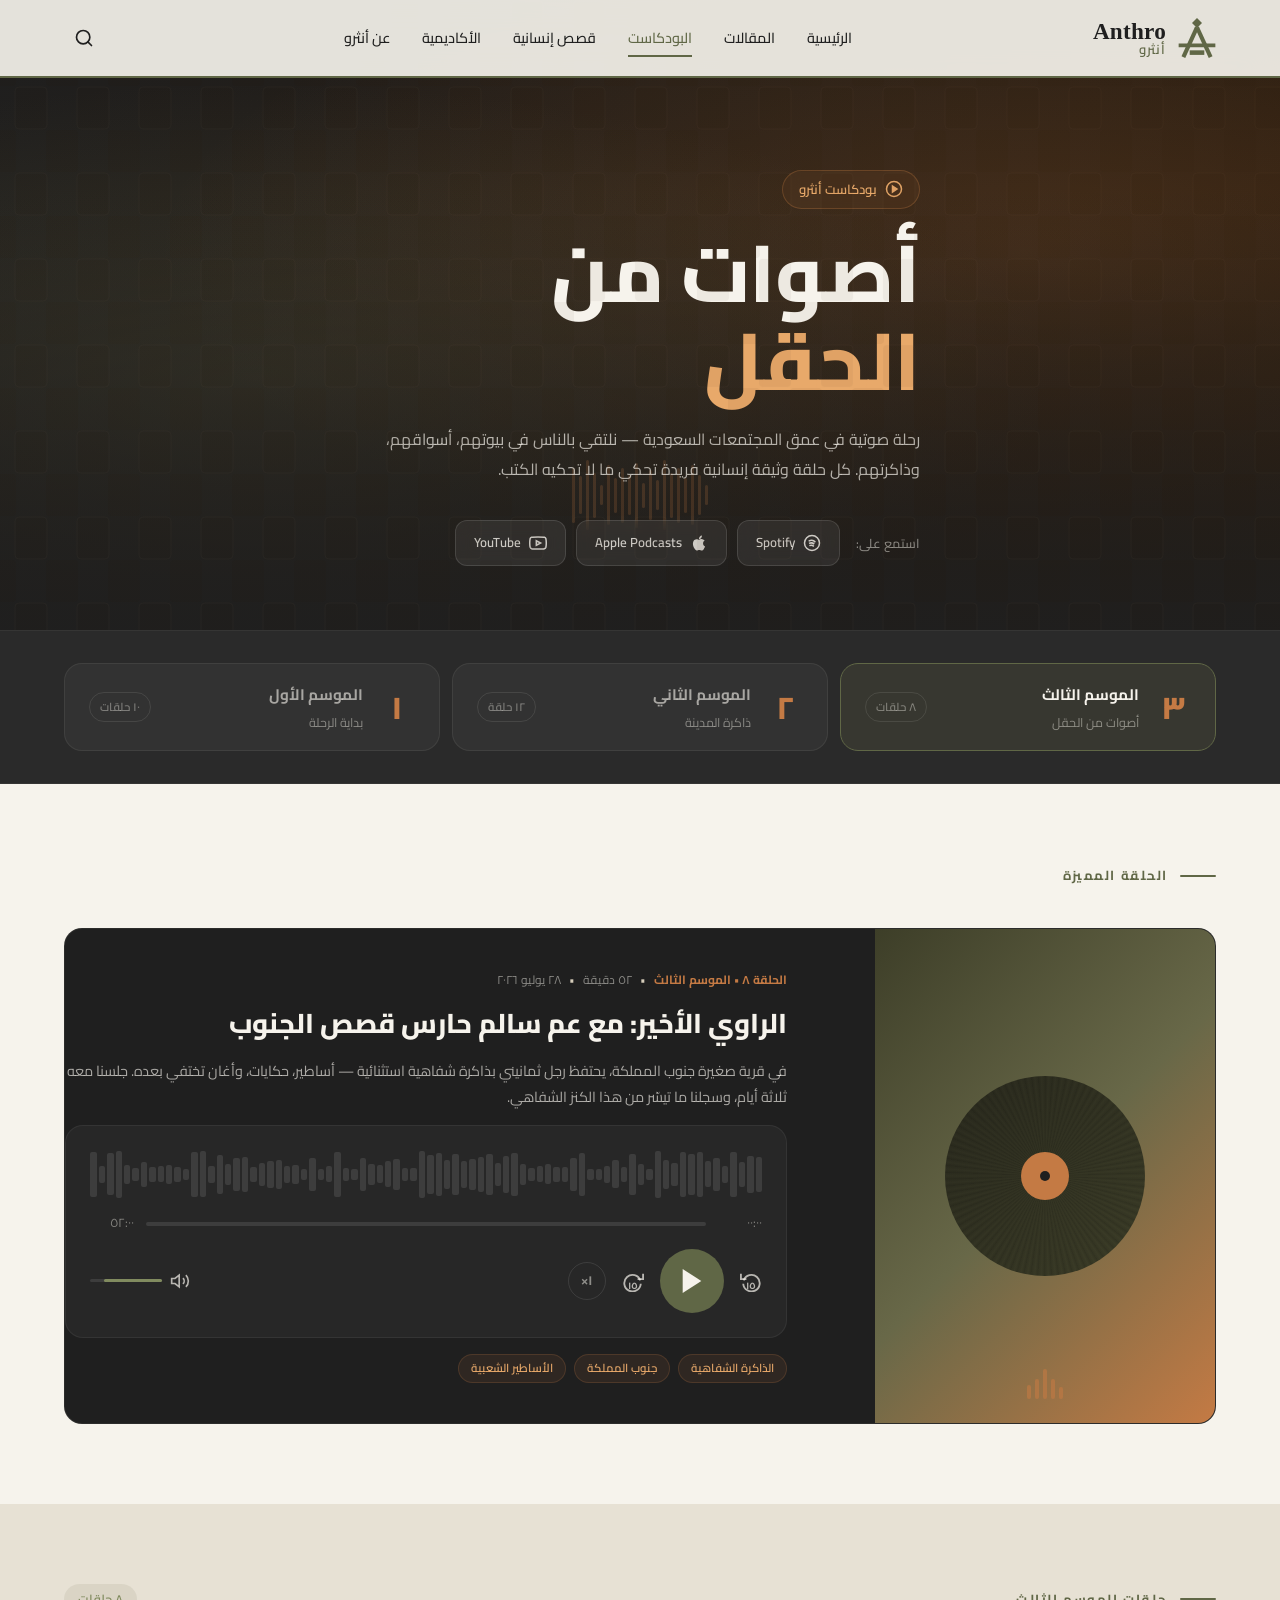
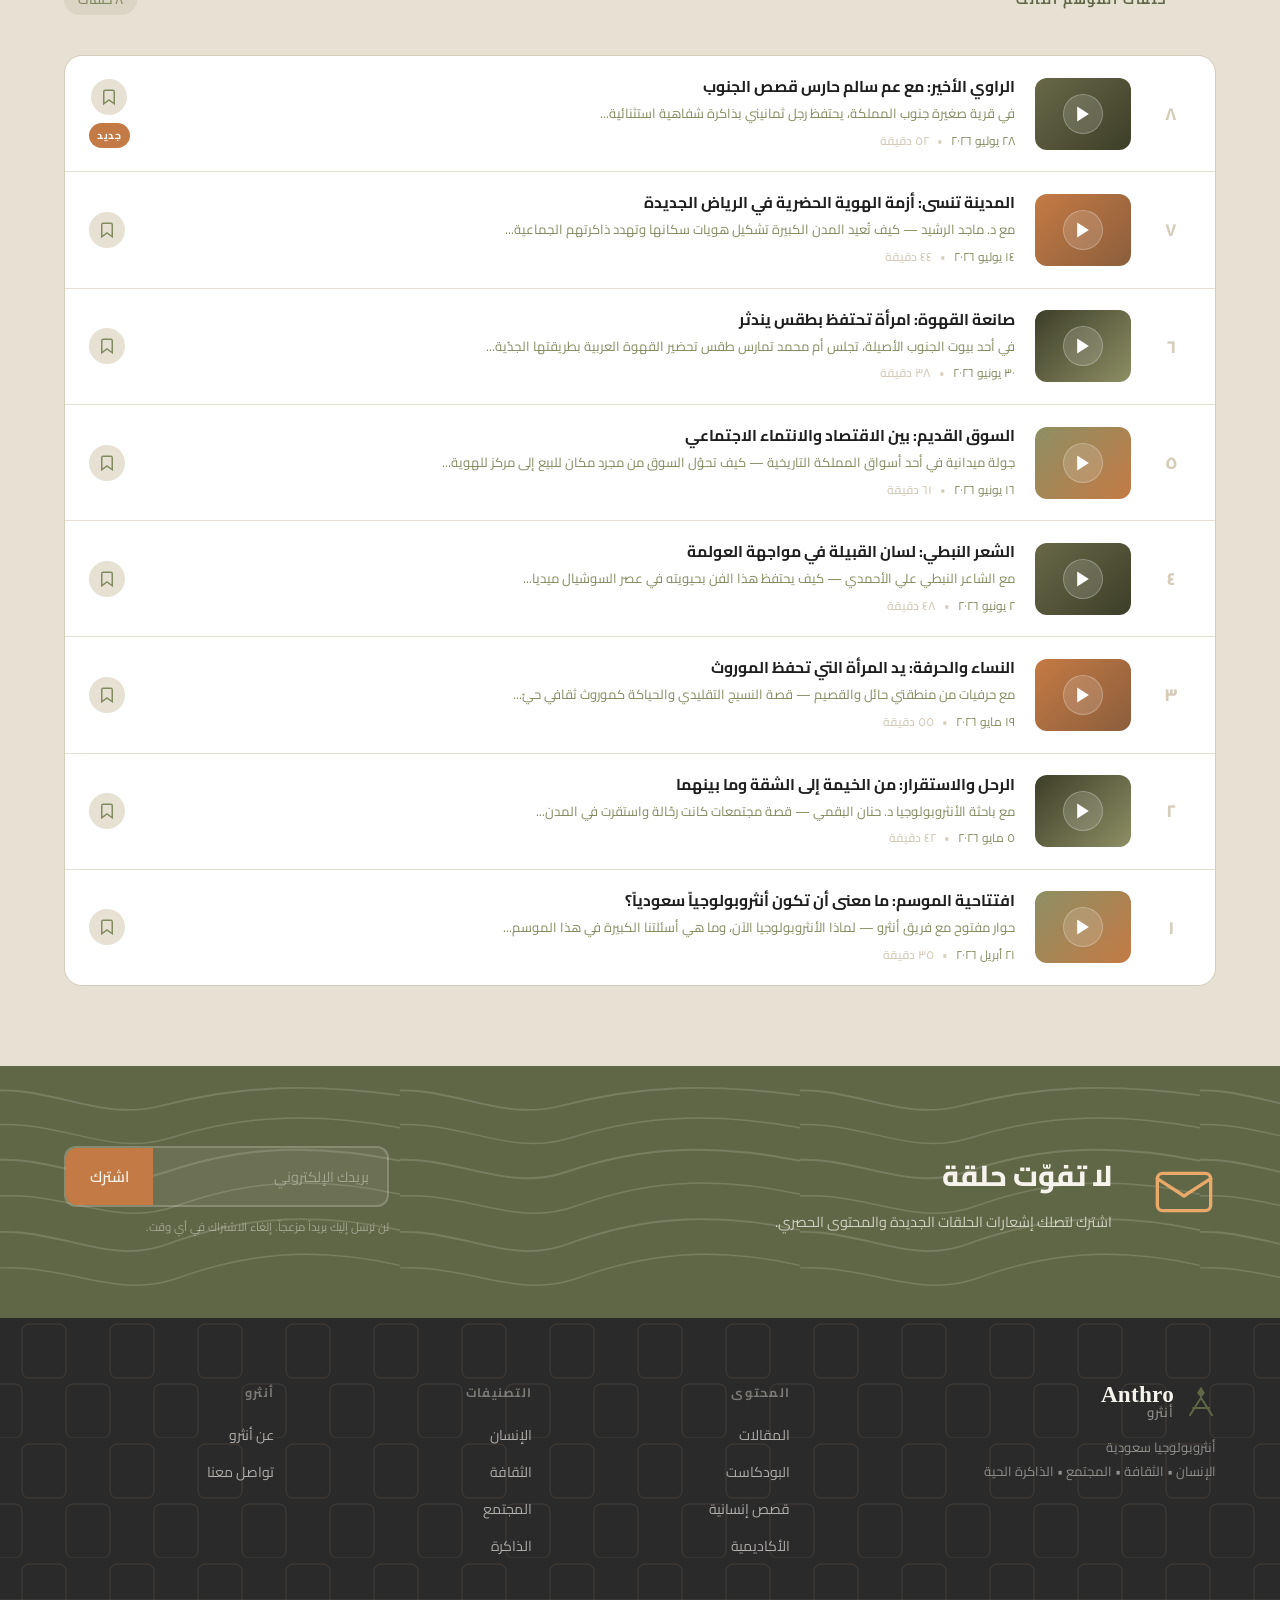
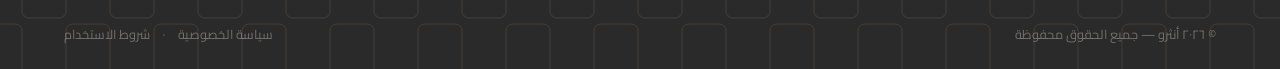
<file: podcast.html>
<!DOCTYPE html>
<html lang="ar" dir="rtl">
<head>
  <meta charset="UTF-8" />
  <meta name="viewport" content="width=device-width, initial-scale=1.0" />
  <title>البودكاست | أنثرو</title>
  <meta name="description" content="بودكاست أنثرو — أصوات من الحقل. رحلة صوتية في عمق المجتمعات السعودية." />
  <link rel="preconnect" href="https://fonts.googleapis.com" />
  <link rel="preconnect" href="https://fonts.gstatic.com" crossorigin />
  <link href="https://fonts.googleapis.com/css2?family=Cairo:wght@300;400;500;600;700;800&display=swap" rel="stylesheet" />
  <link rel="stylesheet" href="style.css" />
  <link rel="stylesheet" href="podcast.css" />
</head>
<body>

  <!-- HEADER -->
  <header class="site-header" id="site-header">
    <div class="header-inner container">
      <a href="index.html" class="logo" aria-label="أنثرو">
        <div class="logo-icon">          <svg width="38" height="42" viewBox="0 0 40 46" fill="none" xmlns="http://www.w3.org/2000/svg">
            <polygon points="20,1 25.5,6.5 20,12 14.5,6.5" fill="currentColor"/>
            <line x1="19" y1="13.5" x2="6" y2="42" stroke="currentColor" stroke-width="4.5" stroke-linecap="square"/>
            <line x1="21" y1="13.5" x2="34" y2="42" stroke="currentColor" stroke-width="4.5" stroke-linecap="square"/>
            <line x1="2" y1="31" x2="38" y2="31" stroke="currentColor" stroke-width="4.2" stroke-linecap="square"/>
            <rect x="12" y="36.5" width="16" height="5" fill="currentColor"/>
          </svg></div>
        <div class="logo-text"><span class="logo-en">Anthro</span><span class="logo-ar">أنثرو</span></div>
      </a>
      <nav class="main-nav" id="main-nav">
        <ul class="nav-list">
          <li><a href="index.html" class="nav-link">الرئيسية</a></li>
          <li><a href="#" class="nav-link">المقالات</a></li>
          <li><a href="podcast.html" class="nav-link active">البودكاست</a></li>
          <li><a href="#" class="nav-link">قصص إنسانية</a></li>
          <li><a href="#" class="nav-link">الأكاديمية</a></li>
          <li><a href="about.html" class="nav-link">عن أنثرو</a></li>
        </ul>
      </nav>
      <div class="header-actions">
        <button class="icon-btn search-btn" id="search-toggle" aria-label="بحث">
          <svg width="20" height="20" viewBox="0 0 24 24" fill="none" stroke="currentColor" stroke-width="2" stroke-linecap="round" stroke-linejoin="round"><circle cx="11" cy="11" r="8"/><line x1="21" y1="21" x2="16.65" y2="16.65"/></svg>
        </button>
        <button class="hamburger" id="menu-toggle" aria-label="قائمة" aria-expanded="false"><span></span><span></span><span></span></button>
      </div>
    </div>
    <div class="search-overlay" id="search-overlay">
      <div class="search-inner container">
        <input type="search" class="search-input" placeholder="ابحث في أنثرو..." id="search-input" />
        <button class="search-close" id="search-close" aria-label="إغلاق"><svg width="24" height="24" viewBox="0 0 24 24" fill="none" stroke="currentColor" stroke-width="2"><line x1="18" y1="6" x2="6" y2="18"/><line x1="6" y1="6" x2="18" y2="18"/></svg></button>
      </div>
    </div>
  </header>
  <div class="mobile-nav" id="mobile-nav">
    <ul class="mobile-nav-list">
      <li><a href="index.html" class="mobile-nav-link">الرئيسية</a></li>
      <li><a href="#" class="mobile-nav-link">المقالات</a></li>
      <li><a href="podcast.html" class="mobile-nav-link">البودكاست</a></li>
      <li><a href="#" class="mobile-nav-link">قصص إنسانية</a></li>
      <li><a href="about.html" class="mobile-nav-link">عن أنثرو</a></li>
    </ul>
  </div>
  <div class="nav-overlay" id="nav-overlay"></div>

  <main>

    <!-- PODCAST HERO -->
    <section class="pod-hero" id="pod-hero">
      <div class="pod-hero-bg">
        <div class="pod-hero-visual"></div>
        <div class="pod-hero-overlay"></div>
        <div class="pod-waves">
          <div class="wave-bar" style="height:20px; animation-delay: 0s;"></div>
          <div class="wave-bar" style="height:40px; animation-delay: 0.1s;"></div>
          <div class="wave-bar" style="height:60px; animation-delay: 0.2s;"></div>
          <div class="wave-bar" style="height:35px; animation-delay: 0.3s;"></div>
          <div class="wave-bar" style="height:55px; animation-delay: 0.4s;"></div>
          <div class="wave-bar" style="height:45px; animation-delay: 0.5s;"></div>
          <div class="wave-bar" style="height:70px; animation-delay: 0.6s;"></div>
          <div class="wave-bar" style="height:30px; animation-delay: 0.7s;"></div>
          <div class="wave-bar" style="height:50px; animation-delay: 0.8s;"></div>
          <div class="wave-bar" style="height:25px; animation-delay: 0.9s;"></div>
          <div class="wave-bar" style="height:65px; animation-delay: 1.0s;"></div>
          <div class="wave-bar" style="height:40px; animation-delay: 1.1s;"></div>
          <div class="wave-bar" style="height:55px; animation-delay: 1.2s;"></div>
          <div class="wave-bar" style="height:35px; animation-delay: 1.3s;"></div>
          <div class="wave-bar" style="height:60px; animation-delay: 1.4s;"></div>
          <div class="wave-bar" style="height:20px; animation-delay: 1.5s;"></div>
          <div class="wave-bar" style="height:45px; animation-delay: 1.6s;"></div>
          <div class="wave-bar" style="height:70px; animation-delay: 1.7s;"></div>
          <div class="wave-bar" style="height:38px; animation-delay: 1.8s;"></div>
          <div class="wave-bar" style="height:55px; animation-delay: 1.9s;"></div>
        </div>
      </div>
      <div class="pod-hero-content container">
        <div class="pod-eyebrow">
          <svg width="18" height="18" viewBox="0 0 24 24" fill="none" stroke="currentColor" stroke-width="2"><circle cx="12" cy="12" r="10"/><polygon points="10 8 16 12 10 16" fill="currentColor"/></svg>
          بودكاست أنثرو
        </div>
        <h1 class="pod-hero-title">أصوات من<br /><em>الحقل</em></h1>
        <p class="pod-hero-desc">رحلة صوتية في عمق المجتمعات السعودية — نلتقي بالناس في بيوتهم، أسواقهم، وذاكرتهم. كل حلقة وثيقة إنسانية فريدة تحكي ما لا تحكيه الكتب.</p>
        <div class="pod-hero-platforms">
          <span class="platforms-label">استمع على:</span>
          <div class="platforms-row">
            <a href="#" class="platform-btn" id="plat-spotify">
              <svg width="18" height="18" viewBox="0 0 24 24" fill="none" stroke="currentColor" stroke-width="2"><circle cx="12" cy="12" r="10"/><path d="M8 12.5c2.5-1 5.5-.5 7 1M7.5 9.5c3-1.5 7-1 9 1.5M8.5 15.5c2-1 4.5-.5 6 1"/></svg>
              Spotify
            </a>
            <a href="#" class="platform-btn" id="plat-apple">
              <svg width="18" height="18" viewBox="0 0 24 24" fill="currentColor"><path d="M18.71 19.5c-.83 1.24-1.71 2.45-3.05 2.47-1.34.03-1.77-.79-3.29-.79-1.53 0-2 .77-3.27.82-1.31.05-2.3-1.32-3.14-2.53C4.25 17 2.94 12.45 4.7 9.39c.87-1.52 2.43-2.48 4.12-2.51 1.28-.02 2.5.87 3.29.87.78 0 2.26-1.07 3.8-.91.65.03 2.47.26 3.64 1.98-.09.06-2.17 1.28-2.15 3.81.03 3.02 2.65 4.03 2.68 4.04-.03.07-.42 1.44-1.38 2.83M13 3.5c.73-.83 1.94-1.46 2.94-1.5.13 1.17-.34 2.35-1.04 3.19-.69.85-1.83 1.51-2.95 1.42-.15-1.15.41-2.35 1.05-3.11z"/></svg>
              Apple Podcasts
            </a>
            <a href="#" class="platform-btn" id="plat-youtube">
              <svg width="18" height="18" viewBox="0 0 24 24" fill="none" stroke="currentColor" stroke-width="2"><path d="M22.54 6.42a2.78 2.78 0 0 0-1.95-1.96C18.88 4 12 4 12 4s-6.88 0-8.59.46a2.78 2.78 0 0 0-1.95 1.96A29 29 0 0 0 1 12a29 29 0 0 0 .46 5.58A2.78 2.78 0 0 0 3.41 19.6C5.12 20 12 20 12 20s6.88 0 8.59-.46a2.78 2.78 0 0 0 1.95-1.95A29 29 0 0 0 23 12a29 29 0 0 0-.46-5.58z"/><polygon points="9.75 15.02 15.5 12 9.75 8.98 9.75 15.02"/></svg>
              YouTube
            </a>
          </div>
        </div>
      </div>
    </section>

    <!-- SEASON SELECTOR -->
    <section class="seasons-section" id="seasons">
      <div class="container">
        <div class="seasons-tabs" id="seasons-tabs">
          <button class="season-tab active" data-season="3" id="season-3">
            <span class="season-num">٣</span>
            <div class="season-info">
              <span class="season-name">الموسم الثالث</span>
              <span class="season-sub">أصوات من الحقل</span>
            </div>
            <span class="season-count">٨ حلقات</span>
          </button>
          <button class="season-tab" data-season="2" id="season-2">
            <span class="season-num">٢</span>
            <div class="season-info">
              <span class="season-name">الموسم الثاني</span>
              <span class="season-sub">ذاكرة المدينة</span>
            </div>
            <span class="season-count">١٢ حلقة</span>
          </button>
          <button class="season-tab" data-season="1" id="season-1">
            <span class="season-num">١</span>
            <div class="season-info">
              <span class="season-name">الموسم الأول</span>
              <span class="season-sub">بداية الرحلة</span>
            </div>
            <span class="season-count">١٠ حلقات</span>
          </button>
        </div>
      </div>
    </section>

    <!-- FEATURED EPISODE PLAYER -->
    <section class="featured-ep-section section-space" id="featured-ep">
      <div class="container">

        <div class="sec-header">
          <div class="sec-label"><span class="sec-line"></span><span>الحلقة المميزة</span></div>
        </div>

        <div class="full-player-card" id="full-player">
          <div class="full-player-art">
            <div class="player-art-img player-art-img--1">
              <div class="vinyl-disc" id="vinyl-disc">
                <div class="vinyl-center"></div>
              </div>
              <div class="player-art-waves">
                <span></span><span></span><span></span><span></span><span></span>
              </div>
            </div>
          </div>
          <div class="full-player-info">
            <div class="ep-meta">
              <span class="ep-num">الحلقة ٨ • الموسم الثالث</span>
              <span class="meta-sep">•</span>
              <span class="ep-dur">٥٢ دقيقة</span>
              <span class="meta-sep">•</span>
              <span class="ep-date">٢٨ يوليو ٢٠٢٦</span>
            </div>
            <h2 class="full-ep-title">الراوي الأخير: مع عم سالم حارس قصص الجنوب</h2>
            <p class="full-ep-desc">في قرية صغيرة جنوب المملكة، يحتفظ رجل ثمانيني بذاكرة شفاهية استثنائية — أساطير، حكايات، وأغان تختفي بعده. جلسنا معه ثلاثة أيام، وسجلنا ما تيسّر من هذا الكنز الشفاهي.</p>

            <!-- Full Audio Player -->
            <div class="audio-player" id="audio-player">
              <div class="ap-waveform" id="ap-waveform">
                <!-- Waveform bars generated by JS -->
              </div>
              <div class="ap-progress-wrap">
                <span class="ap-time" id="ap-current">٠٠:٠٠</span>
                <div class="ap-bar" id="ap-bar">
                  <div class="ap-played" id="ap-played" style="width: 0%"></div>
                  <div class="ap-thumb" id="ap-thumb"></div>
                </div>
                <span class="ap-time">٥٢:٠٠</span>
              </div>
              <div class="ap-controls">
                <button class="ap-btn ap-skip" id="ap-back15" aria-label="تراجع 15 ثانية">
                  <svg width="22" height="22" viewBox="0 0 24 24" fill="none" stroke="currentColor" stroke-width="2"><polyline points="1 4 1 10 7 10"/><path d="M3.51 15a9 9 0 1 0 .49-3.63"/></svg>
                  <span>١٥</span>
                </button>
                <button class="ap-btn ap-playpause" id="ap-playpause" aria-label="تشغيل/إيقاف">
                  <svg class="ap-icon-play" width="32" height="32" viewBox="0 0 24 24" fill="currentColor"><polygon points="5 3 19 12 5 21 5 3"/></svg>
                  <svg class="ap-icon-pause" width="32" height="32" viewBox="0 0 24 24" fill="currentColor" style="display:none"><rect x="6" y="4" width="4" height="16"/><rect x="14" y="4" width="4" height="16"/></svg>
                </button>
                <button class="ap-btn ap-skip" id="ap-fwd15" aria-label="تقدم 15 ثانية">
                  <svg width="22" height="22" viewBox="0 0 24 24" fill="none" stroke="currentColor" stroke-width="2"><polyline points="23 4 23 10 17 10"/><path d="M20.49 15a9 9 0 1 1-.49-3.63"/></svg>
                  <span>١٥</span>
                </button>
                <div class="ap-speed" id="ap-speed-btn" title="سرعة التشغيل">١×</div>
                <div class="ap-volume-wrap">
                  <button class="ap-btn ap-vol" id="ap-vol" aria-label="صوت">
                    <svg width="20" height="20" viewBox="0 0 24 24" fill="none" stroke="currentColor" stroke-width="2"><polygon points="11 5 6 9 2 9 2 15 6 15 11 19 11 5"/><path d="M19.07 4.93a10 10 0 0 1 0 14.14M15.54 8.46a5 5 0 0 1 0 7.07"/></svg>
                  </button>
                  <div class="ap-vol-bar">
                    <div class="ap-vol-fill" id="ap-vol-fill" style="width:80%"></div>
                  </div>
                </div>
              </div>
            </div>

            <!-- Tags -->
            <div class="ep-tags">
              <span class="ep-tag-item">الذاكرة الشفاهية</span>
              <span class="ep-tag-item">جنوب المملكة</span>
              <span class="ep-tag-item">الأساطير الشعبية</span>
            </div>
          </div>
        </div>

      </div>
    </section>

    <!-- ALL EPISODES -->
    <section class="all-episodes section-space" id="all-episodes">
      <div class="container">
        <div class="sec-header">
          <div class="sec-label"><span class="sec-line"></span><span>حلقات الموسم الثالث</span></div>
          <span class="ep-total">٨ حلقات</span>
        </div>

        <div class="episodes-list-full" id="episodes-list">

          <!-- Episode Item -->
          <article class="ep-item" id="epi-8">
            <div class="ep-item-num">٨</div>
            <div class="ep-item-thumb ep-item-thumb--1">
              <button class="ep-item-play" aria-label="تشغيل الحلقة ٨">
                <svg width="20" height="20" viewBox="0 0 24 24" fill="currentColor"><polygon points="5 3 19 12 5 21 5 3"/></svg>
              </button>
            </div>
            <div class="ep-item-body">
              <h3 class="ep-item-title"><a href="#">الراوي الأخير: مع عم سالم حارس قصص الجنوب</a></h3>
              <p class="ep-item-desc">في قرية صغيرة جنوب المملكة، يحتفظ رجل ثمانيني بذاكرة شفاهية استثنائية...</p>
              <div class="ep-item-meta">
                <span class="epm-date">٢٨ يوليو ٢٠٢٦</span>
                <span class="meta-sep">•</span>
                <span class="epm-dur">٥٢ دقيقة</span>
              </div>
            </div>
            <div class="ep-item-actions">
              <button class="ep-save-btn" aria-label="حفظ">
                <svg width="18" height="18" viewBox="0 0 24 24" fill="none" stroke="currentColor" stroke-width="2"><path d="M19 21l-7-5-7 5V5a2 2 0 0 1 2-2h10a2 2 0 0 1 2 2z"/></svg>
              </button>
              <span class="ep-new-badge">جديد</span>
            </div>
          </article>

          <article class="ep-item" id="epi-7">
            <div class="ep-item-num">٧</div>
            <div class="ep-item-thumb ep-item-thumb--2">
              <button class="ep-item-play" aria-label="تشغيل"><svg width="20" height="20" viewBox="0 0 24 24" fill="currentColor"><polygon points="5 3 19 12 5 21 5 3"/></svg></button>
            </div>
            <div class="ep-item-body">
              <h3 class="ep-item-title"><a href="#">المدينة تنسى: أزمة الهوية الحضرية في الرياض الجديدة</a></h3>
              <p class="ep-item-desc">مع د. ماجد الرشيد — كيف تُعيد المدن الكبيرة تشكيل هويات سكانها وتهدد ذاكرتهم الجماعية...</p>
              <div class="ep-item-meta"><span class="epm-date">١٤ يوليو ٢٠٢٦</span><span class="meta-sep">•</span><span class="epm-dur">٤٤ دقيقة</span></div>
            </div>
            <div class="ep-item-actions"><button class="ep-save-btn" aria-label="حفظ"><svg width="18" height="18" viewBox="0 0 24 24" fill="none" stroke="currentColor" stroke-width="2"><path d="M19 21l-7-5-7 5V5a2 2 0 0 1 2-2h10a2 2 0 0 1 2 2z"/></svg></button></div>
          </article>

          <article class="ep-item" id="epi-6">
            <div class="ep-item-num">٦</div>
            <div class="ep-item-thumb ep-item-thumb--3">
              <button class="ep-item-play" aria-label="تشغيل"><svg width="20" height="20" viewBox="0 0 24 24" fill="currentColor"><polygon points="5 3 19 12 5 21 5 3"/></svg></button>
            </div>
            <div class="ep-item-body">
              <h3 class="ep-item-title"><a href="#">صانعة القهوة: امرأة تحتفظ بطقس يندثر</a></h3>
              <p class="ep-item-desc">في أحد بيوت الجنوب الأصيلة، تجلس أم محمد تمارس طقس تحضير القهوة العربية بطريقتها الجدّية...</p>
              <div class="ep-item-meta"><span class="epm-date">٣٠ يونيو ٢٠٢٦</span><span class="meta-sep">•</span><span class="epm-dur">٣٨ دقيقة</span></div>
            </div>
            <div class="ep-item-actions"><button class="ep-save-btn" aria-label="حفظ"><svg width="18" height="18" viewBox="0 0 24 24" fill="none" stroke="currentColor" stroke-width="2"><path d="M19 21l-7-5-7 5V5a2 2 0 0 1 2-2h10a2 2 0 0 1 2 2z"/></svg></button></div>
          </article>

          <article class="ep-item" id="epi-5">
            <div class="ep-item-num">٥</div>
            <div class="ep-item-thumb ep-item-thumb--4">
              <button class="ep-item-play" aria-label="تشغيل"><svg width="20" height="20" viewBox="0 0 24 24" fill="currentColor"><polygon points="5 3 19 12 5 21 5 3"/></svg></button>
            </div>
            <div class="ep-item-body">
              <h3 class="ep-item-title"><a href="#">السوق القديم: بين الاقتصاد والانتماء الاجتماعي</a></h3>
              <p class="ep-item-desc">جولة ميدانية في أحد أسواق المملكة التاريخية — كيف تحوّل السوق من مجرد مكان للبيع إلى مركز للهوية...</p>
              <div class="ep-item-meta"><span class="epm-date">١٦ يونيو ٢٠٢٦</span><span class="meta-sep">•</span><span class="epm-dur">٦١ دقيقة</span></div>
            </div>
            <div class="ep-item-actions"><button class="ep-save-btn" aria-label="حفظ"><svg width="18" height="18" viewBox="0 0 24 24" fill="none" stroke="currentColor" stroke-width="2"><path d="M19 21l-7-5-7 5V5a2 2 0 0 1 2-2h10a2 2 0 0 1 2 2z"/></svg></button></div>
          </article>

          <article class="ep-item" id="epi-4">
            <div class="ep-item-num">٤</div>
            <div class="ep-item-thumb ep-item-thumb--1">
              <button class="ep-item-play" aria-label="تشغيل"><svg width="20" height="20" viewBox="0 0 24 24" fill="currentColor"><polygon points="5 3 19 12 5 21 5 3"/></svg></button>
            </div>
            <div class="ep-item-body">
              <h3 class="ep-item-title"><a href="#">الشعر النبطي: لسان القبيلة في مواجهة العولمة</a></h3>
              <p class="ep-item-desc">مع الشاعر النبطي علي الأحمدي — كيف يحتفظ هذا الفن بحيويته في عصر السوشيال ميديا...</p>
              <div class="ep-item-meta"><span class="epm-date">٢ يونيو ٢٠٢٦</span><span class="meta-sep">•</span><span class="epm-dur">٤٨ دقيقة</span></div>
            </div>
            <div class="ep-item-actions"><button class="ep-save-btn" aria-label="حفظ"><svg width="18" height="18" viewBox="0 0 24 24" fill="none" stroke="currentColor" stroke-width="2"><path d="M19 21l-7-5-7 5V5a2 2 0 0 1 2-2h10a2 2 0 0 1 2 2z"/></svg></button></div>
          </article>

          <article class="ep-item" id="epi-3">
            <div class="ep-item-num">٣</div>
            <div class="ep-item-thumb ep-item-thumb--2">
              <button class="ep-item-play" aria-label="تشغيل"><svg width="20" height="20" viewBox="0 0 24 24" fill="currentColor"><polygon points="5 3 19 12 5 21 5 3"/></svg></button>
            </div>
            <div class="ep-item-body">
              <h3 class="ep-item-title"><a href="#">النساء والحرفة: يد المرأة التي تحفظ الموروث</a></h3>
              <p class="ep-item-desc">مع حرفيات من منطقتي حائل والقصيم — قصة النسيج التقليدي والحياكة كموروث ثقافي حيّ...</p>
              <div class="ep-item-meta"><span class="epm-date">١٩ مايو ٢٠٢٦</span><span class="meta-sep">•</span><span class="epm-dur">٥٥ دقيقة</span></div>
            </div>
            <div class="ep-item-actions"><button class="ep-save-btn" aria-label="حفظ"><svg width="18" height="18" viewBox="0 0 24 24" fill="none" stroke="currentColor" stroke-width="2"><path d="M19 21l-7-5-7 5V5a2 2 0 0 1 2-2h10a2 2 0 0 1 2 2z"/></svg></button></div>
          </article>

          <article class="ep-item" id="epi-2">
            <div class="ep-item-num">٢</div>
            <div class="ep-item-thumb ep-item-thumb--3">
              <button class="ep-item-play" aria-label="تشغيل"><svg width="20" height="20" viewBox="0 0 24 24" fill="currentColor"><polygon points="5 3 19 12 5 21 5 3"/></svg></button>
            </div>
            <div class="ep-item-body">
              <h3 class="ep-item-title"><a href="#">الرحل والاستقرار: من الخيمة إلى الشقة وما بينهما</a></h3>
              <p class="ep-item-desc">مع باحثة الأنثروبولوجيا د. حنان البقمي — قصة مجتمعات كانت رحّالة واستقرت في المدن...</p>
              <div class="ep-item-meta"><span class="epm-date">٥ مايو ٢٠٢٦</span><span class="meta-sep">•</span><span class="epm-dur">٤٢ دقيقة</span></div>
            </div>
            <div class="ep-item-actions"><button class="ep-save-btn" aria-label="حفظ"><svg width="18" height="18" viewBox="0 0 24 24" fill="none" stroke="currentColor" stroke-width="2"><path d="M19 21l-7-5-7 5V5a2 2 0 0 1 2-2h10a2 2 0 0 1 2 2z"/></svg></button></div>
          </article>

          <article class="ep-item" id="epi-1">
            <div class="ep-item-num">١</div>
            <div class="ep-item-thumb ep-item-thumb--4">
              <button class="ep-item-play" aria-label="تشغيل"><svg width="20" height="20" viewBox="0 0 24 24" fill="currentColor"><polygon points="5 3 19 12 5 21 5 3"/></svg></button>
            </div>
            <div class="ep-item-body">
              <h3 class="ep-item-title"><a href="#">افتتاحية الموسم: ما معنى أن تكون أنثروبولوجياً سعودياً؟</a></h3>
              <p class="ep-item-desc">حوار مفتوح مع فريق أنثرو — لماذا الأنثروبولوجيا الآن، وما هي أسئلتنا الكبيرة في هذا الموسم...</p>
              <div class="ep-item-meta"><span class="epm-date">٢١ أبريل ٢٠٢٦</span><span class="meta-sep">•</span><span class="epm-dur">٣٥ دقيقة</span></div>
            </div>
            <div class="ep-item-actions"><button class="ep-save-btn" aria-label="حفظ"><svg width="18" height="18" viewBox="0 0 24 24" fill="none" stroke="currentColor" stroke-width="2"><path d="M19 21l-7-5-7 5V5a2 2 0 0 1 2-2h10a2 2 0 0 1 2 2z"/></svg></button></div>
          </article>

        </div>
      </div>
    </section>

    <!-- NEWSLETTER -->
    <section class="nl-section" id="newsletter">
      <div class="nl-pattern"></div>
      <div class="container">
        <div class="nl-inner">
          <div class="nl-icon"><svg viewBox="0 0 48 48" fill="none"><path d="M40 10H8C5.8 10 4 11.8 4 14v20c0 2.2 1.8 4 4 4h32c2.2 0 4-1.8 4-4V14c0-2.2-1.8-4-4-4z" stroke="currentColor" stroke-width="2.5" stroke-linejoin="round"/><polyline points="4 14 24 27 44 14" stroke="currentColor" stroke-width="2.5" stroke-linecap="round" stroke-linejoin="round"/></svg></div>
          <div class="nl-text">
            <h2 class="nl-title">لا تفوّت حلقة</h2>
            <p class="nl-desc">اشترك لتصلك إشعارات الحلقات الجديدة والمحتوى الحصري.</p>
          </div>
          <form class="nl-form" id="nl-form" novalidate>
            <div class="nl-field">
              <input type="email" class="nl-input" id="nl-email" placeholder="بريدك الإلكتروني" required />
              <button type="submit" class="btn btn--primary">اشترك</button>
            </div>
            <p class="nl-note">لن نرسل إليك بريداً مزعجاً. إلغاء الاشتراك في أي وقت.</p>
          </form>
        </div>
      </div>
    </section>

  </main>

  <!-- FOOTER -->
  <footer class="site-footer" id="footer">
    <div class="ft-top">
      <div class="container">
        <div class="ft-grid">
          <div class="ft-brand">
            <a href="index.html" class="logo logo--ft"><div class="logo-icon"><svg width="30" height="34" viewBox="0 0 38 42" fill="none"><polygon points="19,3 24,11 19,17 14,11" fill="currentColor"/><line x1="5" y1="39" x2="19" y2="17" stroke="currentColor" stroke-width="2.5" stroke-linecap="round"/><line x1="33" y1="39" x2="19" y2="17" stroke="currentColor" stroke-width="2.5" stroke-linecap="round"/><line x1="9" y1="30" x2="29" y2="30" stroke="currentColor" stroke-width="2.5" stroke-linecap="round"/></svg></div><div class="logo-text"><span class="logo-en">Anthro</span><span class="logo-ar">أنثرو</span></div></a>
            <p class="ft-tagline">أنثروبولوجيا سعودية<br />الإنسان • الثقافة • المجتمع • الذاكرة الحية</p>
          </div>
          <div class="ft-col"><h5 class="ft-head">المحتوى</h5><ul><li><a href="#">المقالات</a></li><li><a href="podcast.html">البودكاست</a></li><li><a href="#">قصص إنسانية</a></li><li><a href="#">الأكاديمية</a></li></ul></div>
          <div class="ft-col"><h5 class="ft-head">التصنيفات</h5><ul><li><a href="#">الإنسان</a></li><li><a href="#">الثقافة</a></li><li><a href="#">المجتمع</a></li><li><a href="#">الذاكرة</a></li></ul></div>
          <div class="ft-col"><h5 class="ft-head">أنثرو</h5><ul><li><a href="about.html">عن أنثرو</a></li><li><a href="contact.html">تواصل معنا</a></li></ul></div>
        </div>
      </div>
    </div>
    <div class="ft-bottom"><div class="container"><p class="ft-copy">© ٢٠٢٦ أنثرو — جميع الحقوق محفوظة</p><div class="ft-legal"><a href="#">سياسة الخصوصية</a><span>·</span><a href="#">شروط الاستخدام</a></div></div></div>
  </footer>

  <button class="back-top" id="back-top" aria-label="العودة للأعلى">
    <svg width="20" height="20" viewBox="0 0 24 24" fill="none" stroke="currentColor" stroke-width="2.5"><polyline points="18 15 12 9 6 15"/></svg>
  </button>

  <script src="script.js"></script>
  <script src="podcast.js"></script>
</body>
</html>
</file>
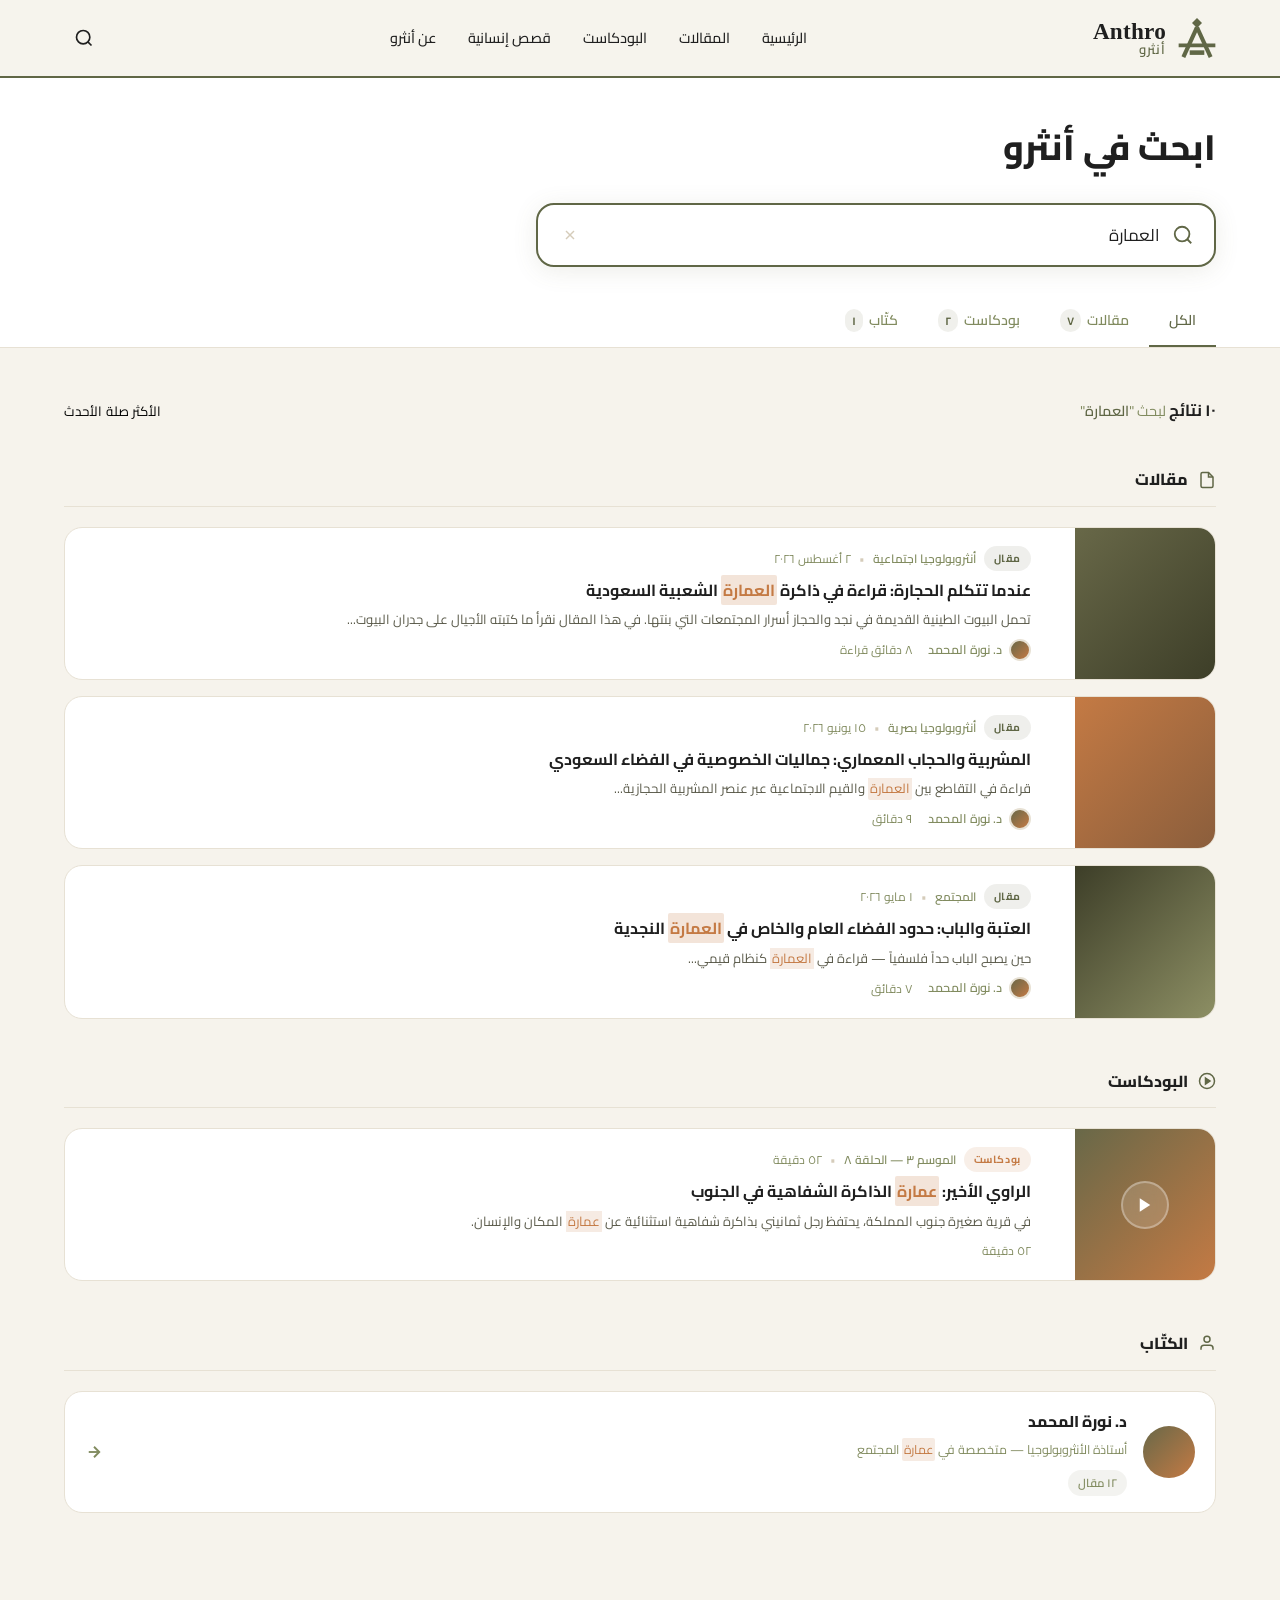
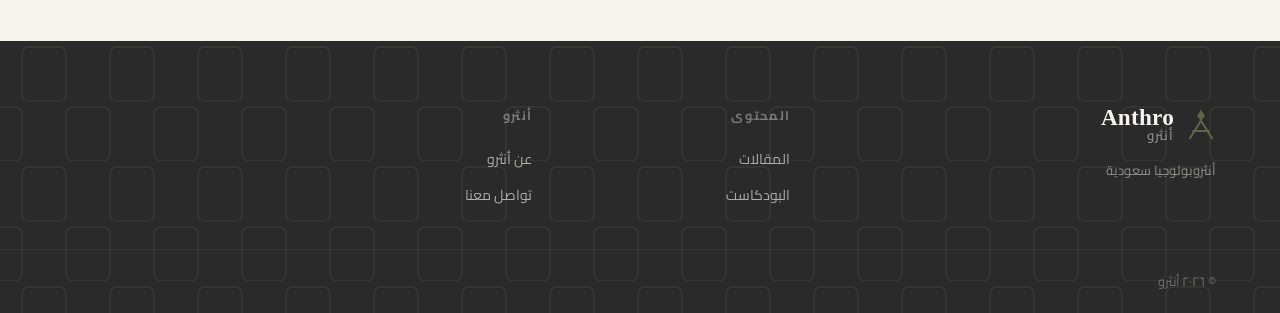
<file: search.html>
<!DOCTYPE html>
<html lang="ar" dir="rtl">
<head>
  <meta charset="UTF-8" />
  <meta name="viewport" content="width=device-width, initial-scale=1.0" />
  <title>نتائج البحث | أنثرو</title>
  <meta name="description" content="ابحث في مقالات وحلقات أنثرو الأنثروبولوجية." />
  <link rel="preconnect" href="https://fonts.googleapis.com" />
  <link rel="preconnect" href="https://fonts.gstatic.com" crossorigin />
  <link href="https://fonts.googleapis.com/css2?family=Cairo:wght@300;400;500;600;700;800&display=swap" rel="stylesheet" />
  <link rel="stylesheet" href="style.css" />
  <link rel="stylesheet" href="search.css" />
</head>
<body>
  <header class="site-header" id="site-header">
    <div class="header-inner container">
      <a href="index.html" class="logo"><div class="logo-icon">          <svg width="38" height="42" viewBox="0 0 40 46" fill="none" xmlns="http://www.w3.org/2000/svg">
            <polygon points="20,1 25.5,6.5 20,12 14.5,6.5" fill="currentColor"/>
            <line x1="19" y1="13.5" x2="6" y2="42" stroke="currentColor" stroke-width="4.5" stroke-linecap="square"/>
            <line x1="21" y1="13.5" x2="34" y2="42" stroke="currentColor" stroke-width="4.5" stroke-linecap="square"/>
            <line x1="2" y1="31" x2="38" y2="31" stroke="currentColor" stroke-width="4.2" stroke-linecap="square"/>
            <rect x="12" y="36.5" width="16" height="5" fill="currentColor"/>
          </svg></div><div class="logo-text"><span class="logo-en">Anthro</span><span class="logo-ar">أنثرو</span></div></a>
      <nav class="main-nav" id="main-nav"><ul class="nav-list"><li><a href="index.html" class="nav-link">الرئيسية</a></li><li><a href="#" class="nav-link">المقالات</a></li><li><a href="podcast.html" class="nav-link">البودكاست</a></li><li><a href="#" class="nav-link">قصص إنسانية</a></li><li><a href="about.html" class="nav-link">عن أنثرو</a></li></ul></nav>
      <div class="header-actions"><button class="icon-btn search-btn" id="search-toggle" aria-label="بحث"><svg width="20" height="20" viewBox="0 0 24 24" fill="none" stroke="currentColor" stroke-width="2"><circle cx="11" cy="11" r="8"/><line x1="21" y1="21" x2="16.65" y2="16.65"/></svg></button><button class="hamburger" id="menu-toggle" aria-label="قائمة" aria-expanded="false"><span></span><span></span><span></span></button></div>
    </div>
    <div class="search-overlay" id="search-overlay"><div class="search-inner container"><input type="search" class="search-input" placeholder="ابحث في أنثرو..." id="search-input" /><button class="search-close" id="search-close" aria-label="إغلاق"><svg width="24" height="24" viewBox="0 0 24 24" fill="none" stroke="currentColor" stroke-width="2"><line x1="18" y1="6" x2="6" y2="18"/><line x1="6" y1="6" x2="18" y2="18"/></svg></button></div></div>
  </header>
  <div class="mobile-nav" id="mobile-nav"><ul class="mobile-nav-list"><li><a href="index.html" class="mobile-nav-link">الرئيسية</a></li><li><a href="podcast.html" class="mobile-nav-link">البودكاست</a></li><li><a href="about.html" class="mobile-nav-link">عن أنثرو</a></li></ul></div>
  <div class="nav-overlay" id="nav-overlay"></div>

  <main>

    <!-- SEARCH HERO -->
    <section class="search-hero" id="search-hero">
      <div class="container">
        <h1 class="search-page-title">ابحث في أنثرو</h1>
        <div class="search-bar-wrap">
          <div class="search-bar-main" id="search-bar-main">
            <svg class="sb-icon" width="22" height="22" viewBox="0 0 24 24" fill="none" stroke="currentColor" stroke-width="2"><circle cx="11" cy="11" r="8"/><line x1="21" y1="21" x2="16.65" y2="16.65"/></svg>
            <input
              type="search"
              class="search-bar-input"
              id="main-search-input"
              placeholder="ابحث عن مقال، كاتب، أو موضوع..."
              value="العمارة"
              autocomplete="off"
            />
            <button class="sb-clear" id="sb-clear" aria-label="مسح">
              <svg width="16" height="16" viewBox="0 0 24 24" fill="none" stroke="currentColor" stroke-width="2"><line x1="18" y1="6" x2="6" y2="18"/><line x1="6" y1="6" x2="18" y2="18"/></svg>
            </button>
          </div>
          <!-- Suggestions dropdown -->
          <div class="search-suggestions" id="search-suggestions">
            <div class="sg-group">
              <p class="sg-label">مقترح</p>
              <a href="#" class="sg-item"><svg width="14" height="14" viewBox="0 0 24 24" fill="none" stroke="currentColor" stroke-width="2"><circle cx="11" cy="11" r="8"/><line x1="21" y1="21" x2="16.65" y2="16.65"/></svg>العمارة النجدية</a>
              <a href="#" class="sg-item"><svg width="14" height="14" viewBox="0 0 24 24" fill="none" stroke="currentColor" stroke-width="2"><circle cx="11" cy="11" r="8"/><line x1="21" y1="21" x2="16.65" y2="16.65"/></svg>العمارة والمجتمع</a>
              <a href="#" class="sg-item"><svg width="14" height="14" viewBox="0 0 24 24" fill="none" stroke="currentColor" stroke-width="2"><circle cx="11" cy="11" r="8"/><line x1="21" y1="21" x2="16.65" y2="16.65"/></svg>العمارة الشعبية السعودية</a>
            </div>
          </div>
        </div>
        <!-- Type filters -->
        <div class="search-type-filters" id="search-type-filters">
          <button class="stf-btn active" data-type="all" id="stf-all">الكل</button>
          <button class="stf-btn" data-type="articles" id="stf-articles">مقالات <span class="stf-count">٧</span></button>
          <button class="stf-btn" data-type="podcast" id="stf-podcast">بودكاست <span class="stf-count">٢</span></button>
          <button class="stf-btn" data-type="authors" id="stf-authors">كتّاب <span class="stf-count">١</span></button>
        </div>
      </div>
    </section>

    <!-- RESULTS -->
    <section class="search-results-section" id="search-results-section">
      <div class="container">

        <div class="results-header">
          <p class="results-summary" id="results-summary">
            <strong>١٠ نتائج</strong> لبحث "<em>العمارة</em>"
          </p>
          <div class="sort-btns">
            <button class="sort-btn active" id="sr-sort-rel">الأكثر صلة</button>
            <button class="sort-btn" id="sr-sort-new">الأحدث</button>
          </div>
        </div>

        <!-- ARTICLES RESULTS -->
        <div class="results-group" id="rg-articles">
          <h2 class="rg-heading"><svg width="18" height="18" viewBox="0 0 24 24" fill="none" stroke="currentColor" stroke-width="2"><path d="M14 2H6a2 2 0 0 0-2 2v16a2 2 0 0 0 2 2h12a2 2 0 0 0 2-2V8z"/><polyline points="14 2 14 8 20 8"/></svg>مقالات</h2>
          <div class="results-list">

            <article class="result-card" id="sr-1">
              <div class="result-img result-img--1"></div>
              <div class="result-body">
                <div class="result-meta">
                  <span class="result-type-badge result-type-badge--article">مقال</span>
                  <span class="result-cat">أنثروبولوجيا اجتماعية</span>
                  <span class="meta-sep">•</span>
                  <time>٢ أغسطس ٢٠٢٦</time>
                </div>
                <h3 class="result-title"><a href="single.html">عندما تتكلم الحجارة: قراءة في ذاكرة <mark>العمارة</mark> الشعبية السعودية</a></h3>
                <p class="result-excerpt">تحمل البيوت الطينية القديمة في نجد والحجاز أسرار المجتمعات التي بنتها. في هذا المقال نقرأ ما كتبته الأجيال على جدران البيوت...</p>
                <div class="result-footer">
                  <a href="author.html" class="result-author"><div class="av av--1"></div><span>د. نورة المحمد</span></a>
                  <span class="read-time">٨ دقائق قراءة</span>
                </div>
              </div>
            </article>

            <article class="result-card" id="sr-2">
              <div class="result-img result-img--2"></div>
              <div class="result-body">
                <div class="result-meta"><span class="result-type-badge result-type-badge--article">مقال</span><span class="result-cat">أنثروبولوجيا بصرية</span><span class="meta-sep">•</span><time>١٥ يونيو ٢٠٢٦</time></div>
                <h3 class="result-title"><a href="#">المشربية والحجاب المعماري: جماليات الخصوصية في الفضاء السعودي</a></h3>
                <p class="result-excerpt">قراءة في التقاطع بين <mark>العمارة</mark> والقيم الاجتماعية عبر عنصر المشربية الحجازية...</p>
                <div class="result-footer"><a href="author.html" class="result-author"><div class="av av--1"></div><span>د. نورة المحمد</span></a><span class="read-time">٩ دقائق</span></div>
              </div>
            </article>

            <article class="result-card" id="sr-3">
              <div class="result-img result-img--3"></div>
              <div class="result-body">
                <div class="result-meta"><span class="result-type-badge result-type-badge--article">مقال</span><span class="result-cat">المجتمع</span><span class="meta-sep">•</span><time>١ مايو ٢٠٢٦</time></div>
                <h3 class="result-title"><a href="#">العتبة والباب: حدود الفضاء العام والخاص في <mark>العمارة</mark> النجدية</a></h3>
                <p class="result-excerpt">حين يصبح الباب حداً فلسفياً — قراءة في <mark>العمارة</mark> كنظام قيمي...</p>
                <div class="result-footer"><a href="author.html" class="result-author"><div class="av av--1"></div><span>د. نورة المحمد</span></a><span class="read-time">٧ دقائق</span></div>
              </div>
            </article>

          </div>
        </div>

        <!-- PODCAST RESULTS -->
        <div class="results-group" id="rg-podcast">
          <h2 class="rg-heading"><svg width="18" height="18" viewBox="0 0 24 24" fill="none" stroke="currentColor" stroke-width="2"><circle cx="12" cy="12" r="10"/><polygon points="10 8 16 12 10 16" fill="currentColor"/></svg>البودكاست</h2>
          <div class="results-list">
            <article class="result-card result-card--podcast" id="sr-p1">
              <div class="result-img result-img--pod1">
                <button class="rp-play" aria-label="تشغيل"><svg width="18" height="18" viewBox="0 0 24 24" fill="currentColor"><polygon points="5 3 19 12 5 21 5 3"/></svg></button>
              </div>
              <div class="result-body">
                <div class="result-meta"><span class="result-type-badge result-type-badge--podcast">بودكاست</span><span class="result-cat">الموسم ٣ — الحلقة ٨</span><span class="meta-sep">•</span><span>٥٢ دقيقة</span></div>
                <h3 class="result-title"><a href="podcast.html">الراوي الأخير: <mark>عمارة</mark> الذاكرة الشفاهية في الجنوب</a></h3>
                <p class="result-excerpt">في قرية صغيرة جنوب المملكة، يحتفظ رجل ثمانيني بذاكرة شفاهية استثنائية عن <mark>عمارة</mark> المكان والإنسان.</p>
                <div class="result-footer"><span class="read-time">٥٢ دقيقة</span></div>
              </div>
            </article>
          </div>
        </div>

        <!-- AUTHORS RESULTS -->
        <div class="results-group" id="rg-authors">
          <h2 class="rg-heading"><svg width="18" height="18" viewBox="0 0 24 24" fill="none" stroke="currentColor" stroke-width="2"><path d="M20 21v-2a4 4 0 0 0-4-4H8a4 4 0 0 0-4 4v2"/><circle cx="12" cy="7" r="4"/></svg>الكتّاب</h2>
          <div class="author-results-row">
            <a href="author.html" class="author-result-card" id="sr-au1">
              <div class="arc-photo av--1"></div>
              <div class="arc-info">
                <h4 class="arc-name">د. نورة المحمد</h4>
                <p class="arc-title">أستاذة الأنثروبولوجيا — متخصصة في <mark>عمارة</mark> المجتمع</p>
                <span class="arc-count">١٢ مقال</span>
              </div>
              <svg width="18" height="18" viewBox="0 0 24 24" fill="none" stroke="currentColor" stroke-width="2.5"><line x1="5" y1="12" x2="19" y2="12"/><polyline points="12 5 19 12 12 19"/></svg>
            </a>
          </div>
        </div>

      </div><!-- /container -->
    </section>

    <!-- NO RESULTS (hidden by default) -->
    <div class="no-results" id="no-results" style="display:none;">
      <div class="container">
        <div class="no-results-inner">
          <div class="no-results-icon">
            <svg viewBox="0 0 80 80" fill="none"><circle cx="36" cy="36" r="28" stroke="currentColor" stroke-width="3" opacity="0.2"/><circle cx="36" cy="36" r="18" stroke="currentColor" stroke-width="2.5" opacity="0.4"/><line x1="57" y1="57" x2="70" y2="70" stroke="currentColor" stroke-width="3" stroke-linecap="round" opacity="0.6"/><line x1="28" y1="36" x2="44" y2="36" stroke="currentColor" stroke-width="2.5" stroke-linecap="round" opacity="0.5"/></svg>
          </div>
          <h2 class="no-results-title">لا نتائج لهذا البحث</h2>
          <p class="no-results-desc">حاول البحث بكلمات أخرى، أو تصفّح التصنيفات أدناه.</p>
          <div class="no-results-suggestions">
            <p>اقتراحات:</p>
            <div class="nr-tags">
              <a href="#" class="art-tag-link" id="nr-society">المجتمع</a>
              <a href="#" class="art-tag-link" id="nr-memory">الذاكرة</a>
              <a href="#" class="art-tag-link" id="nr-culture">الثقافة</a>
              <a href="#" class="art-tag-link" id="nr-human">الإنسان</a>
              <a href="podcast.html" class="art-tag-link" id="nr-podcast">البودكاست</a>
            </div>
          </div>
        </div>
      </div>
    </div>

  </main>

  <footer class="site-footer" id="footer">
    <div class="ft-top"><div class="container"><div class="ft-grid">
      <div class="ft-brand"><a href="index.html" class="logo logo--ft"><div class="logo-icon"><svg width="30" height="34" viewBox="0 0 38 42" fill="none"><polygon points="19,3 24,11 19,17 14,11" fill="currentColor"/><line x1="5" y1="39" x2="19" y2="17" stroke="currentColor" stroke-width="2.5" stroke-linecap="round"/><line x1="33" y1="39" x2="19" y2="17" stroke="currentColor" stroke-width="2.5" stroke-linecap="round"/><line x1="9" y1="30" x2="29" y2="30" stroke="currentColor" stroke-width="2.5" stroke-linecap="round"/></svg></div><div class="logo-text"><span class="logo-en">Anthro</span><span class="logo-ar">أنثرو</span></div></a><p class="ft-tagline">أنثروبولوجيا سعودية</p></div>
      <div class="ft-col"><h5 class="ft-head">المحتوى</h5><ul><li><a href="#">المقالات</a></li><li><a href="podcast.html">البودكاست</a></li></ul></div>
      <div class="ft-col"><h5 class="ft-head">أنثرو</h5><ul><li><a href="about.html">عن أنثرو</a></li><li><a href="contact.html">تواصل معنا</a></li></ul></div>
    </div></div></div>
    <div class="ft-bottom"><div class="container"><p class="ft-copy">© ٢٠٢٦ أنثرو</p></div></div>
  </footer>
  <button class="back-top" id="back-top" aria-label="العودة للأعلى"><svg width="20" height="20" viewBox="0 0 24 24" fill="none" stroke="currentColor" stroke-width="2.5"><polyline points="18 15 12 9 6 15"/></svg></button>
  <script src="script.js"></script>
  <script src="search.js"></script>
</body>
</html>
</file>
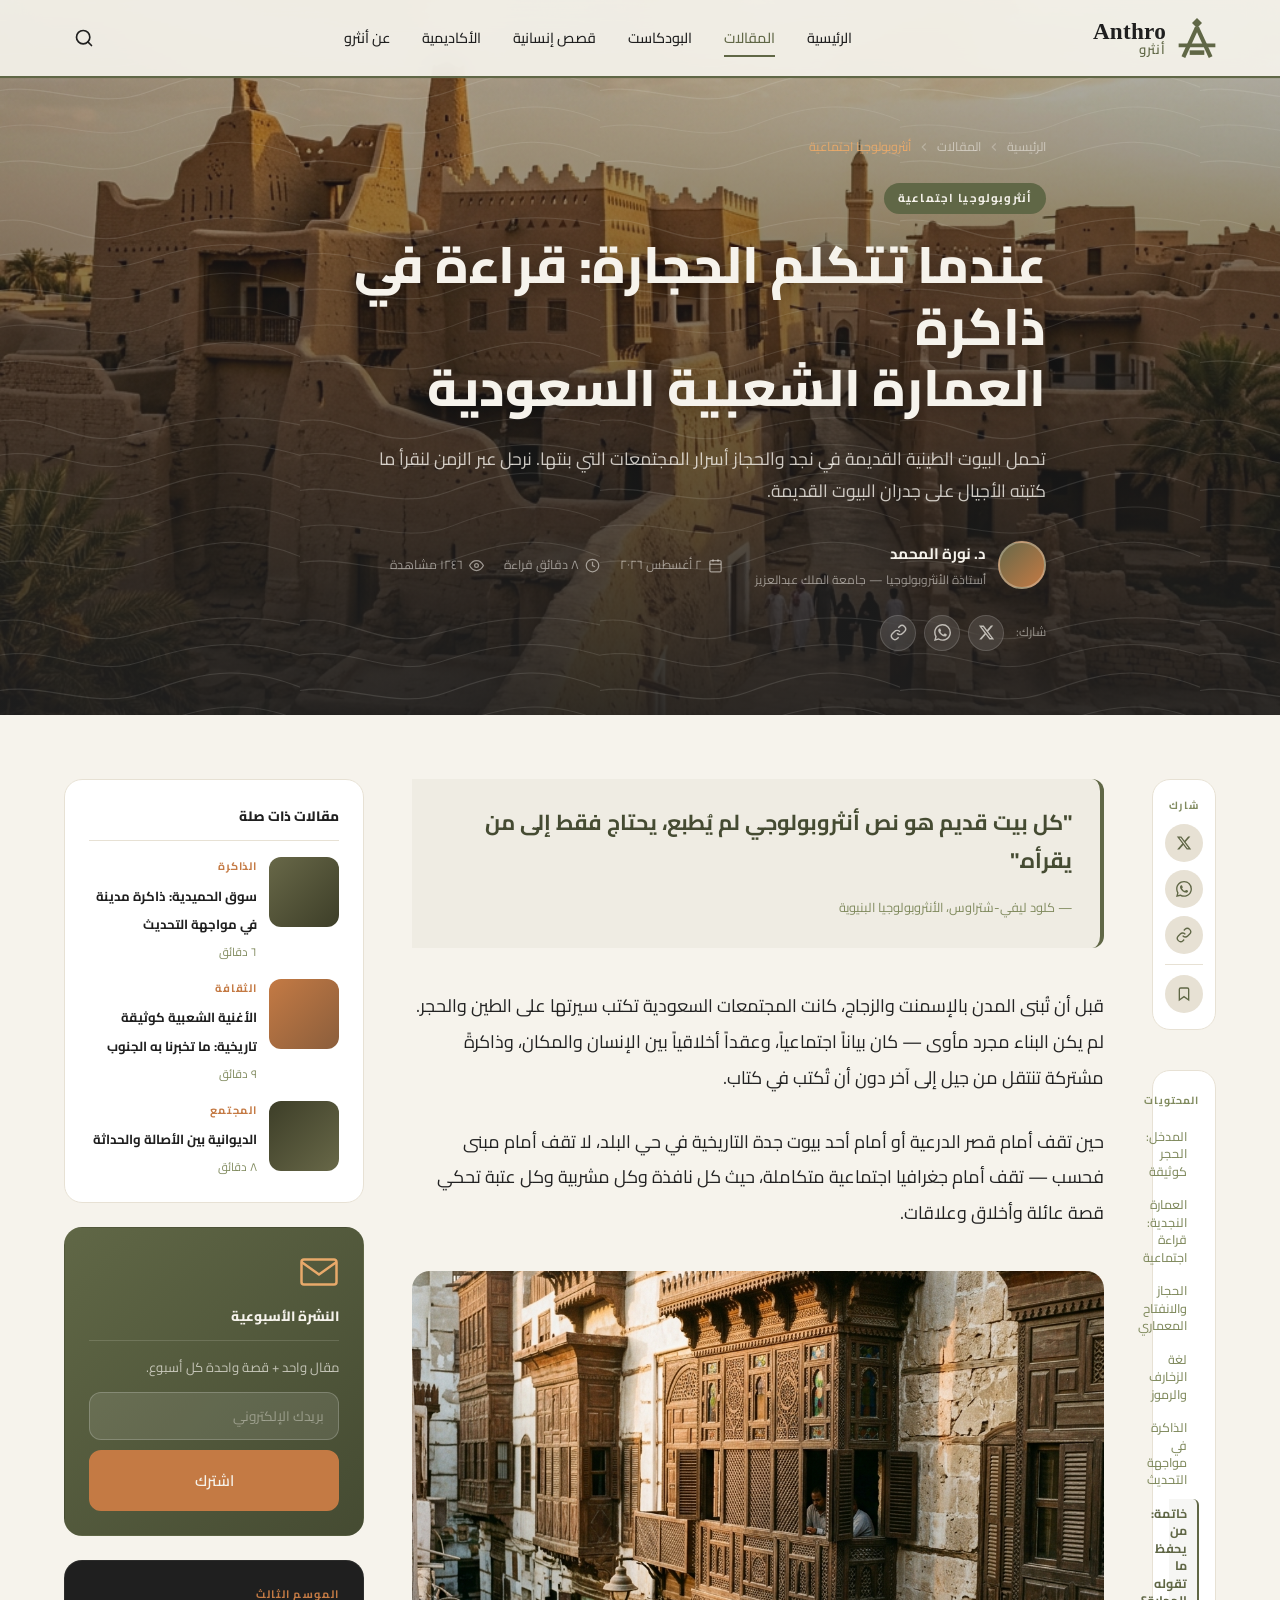
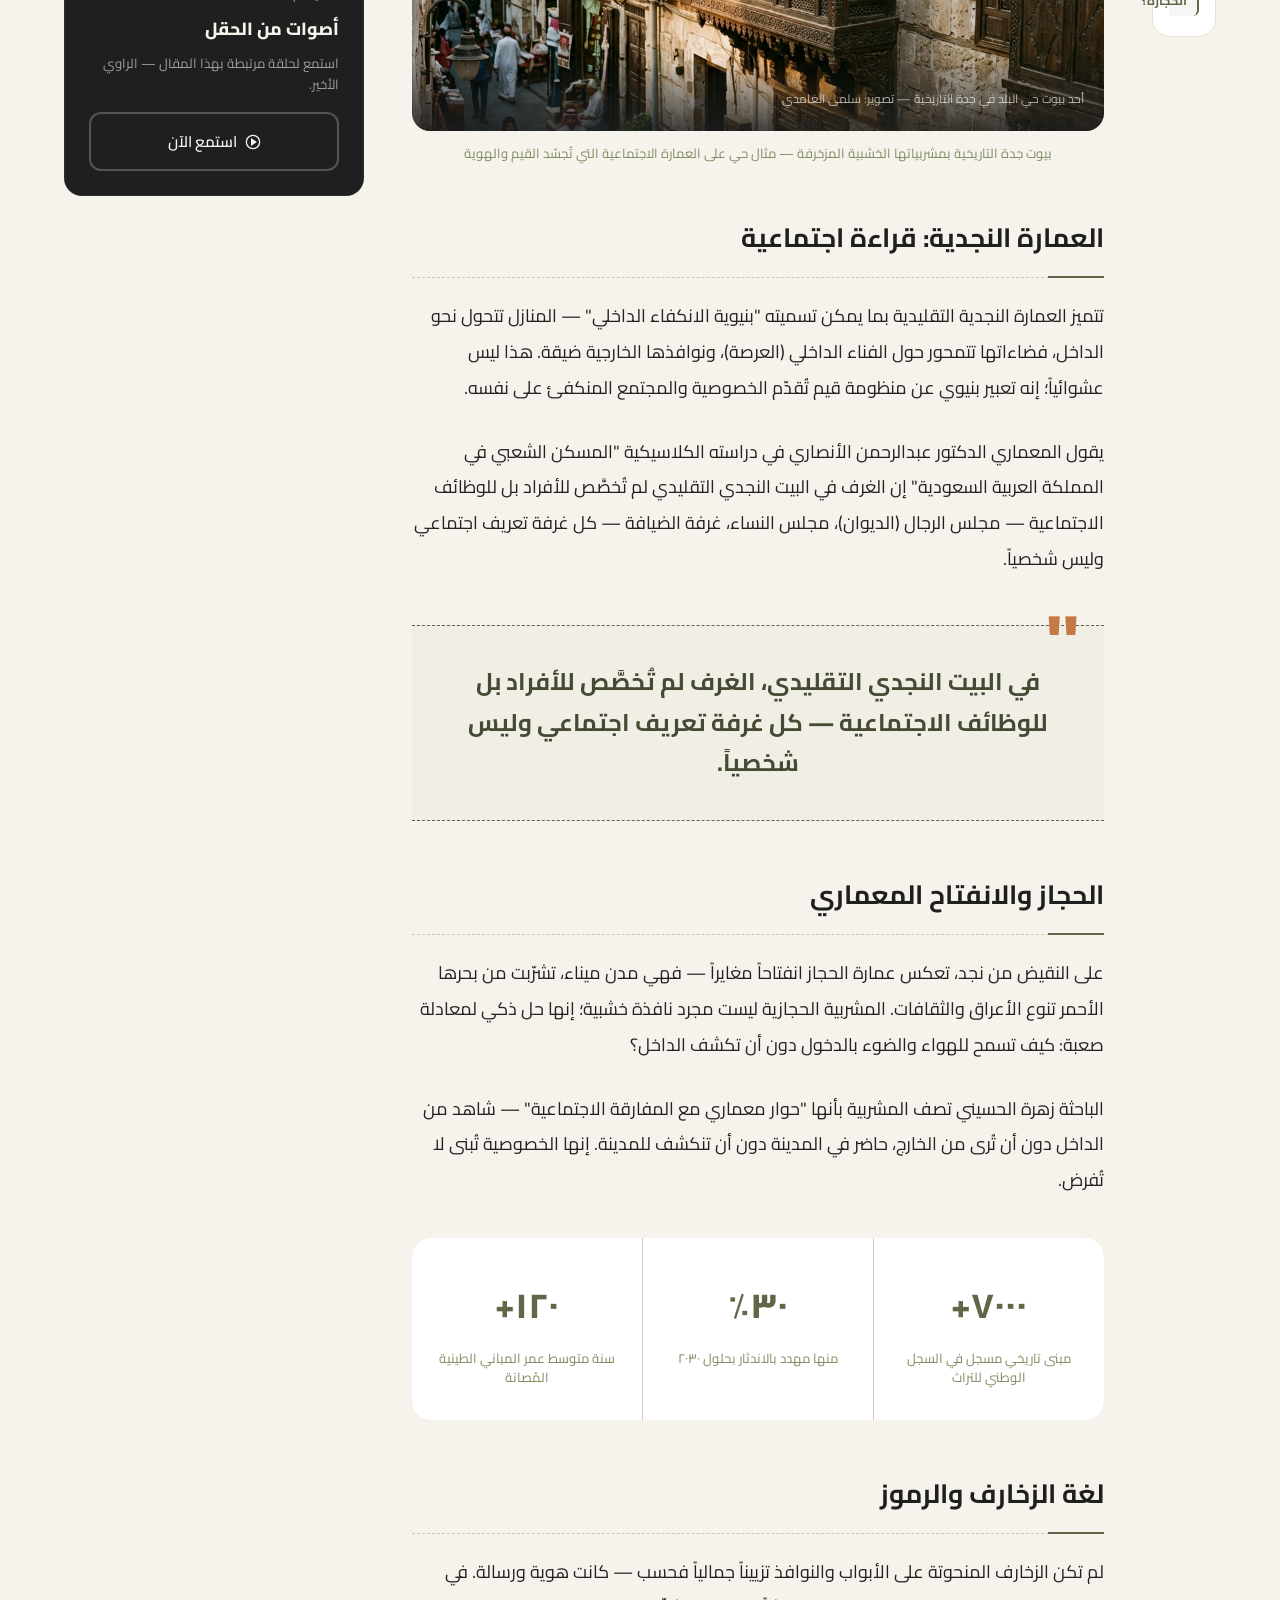
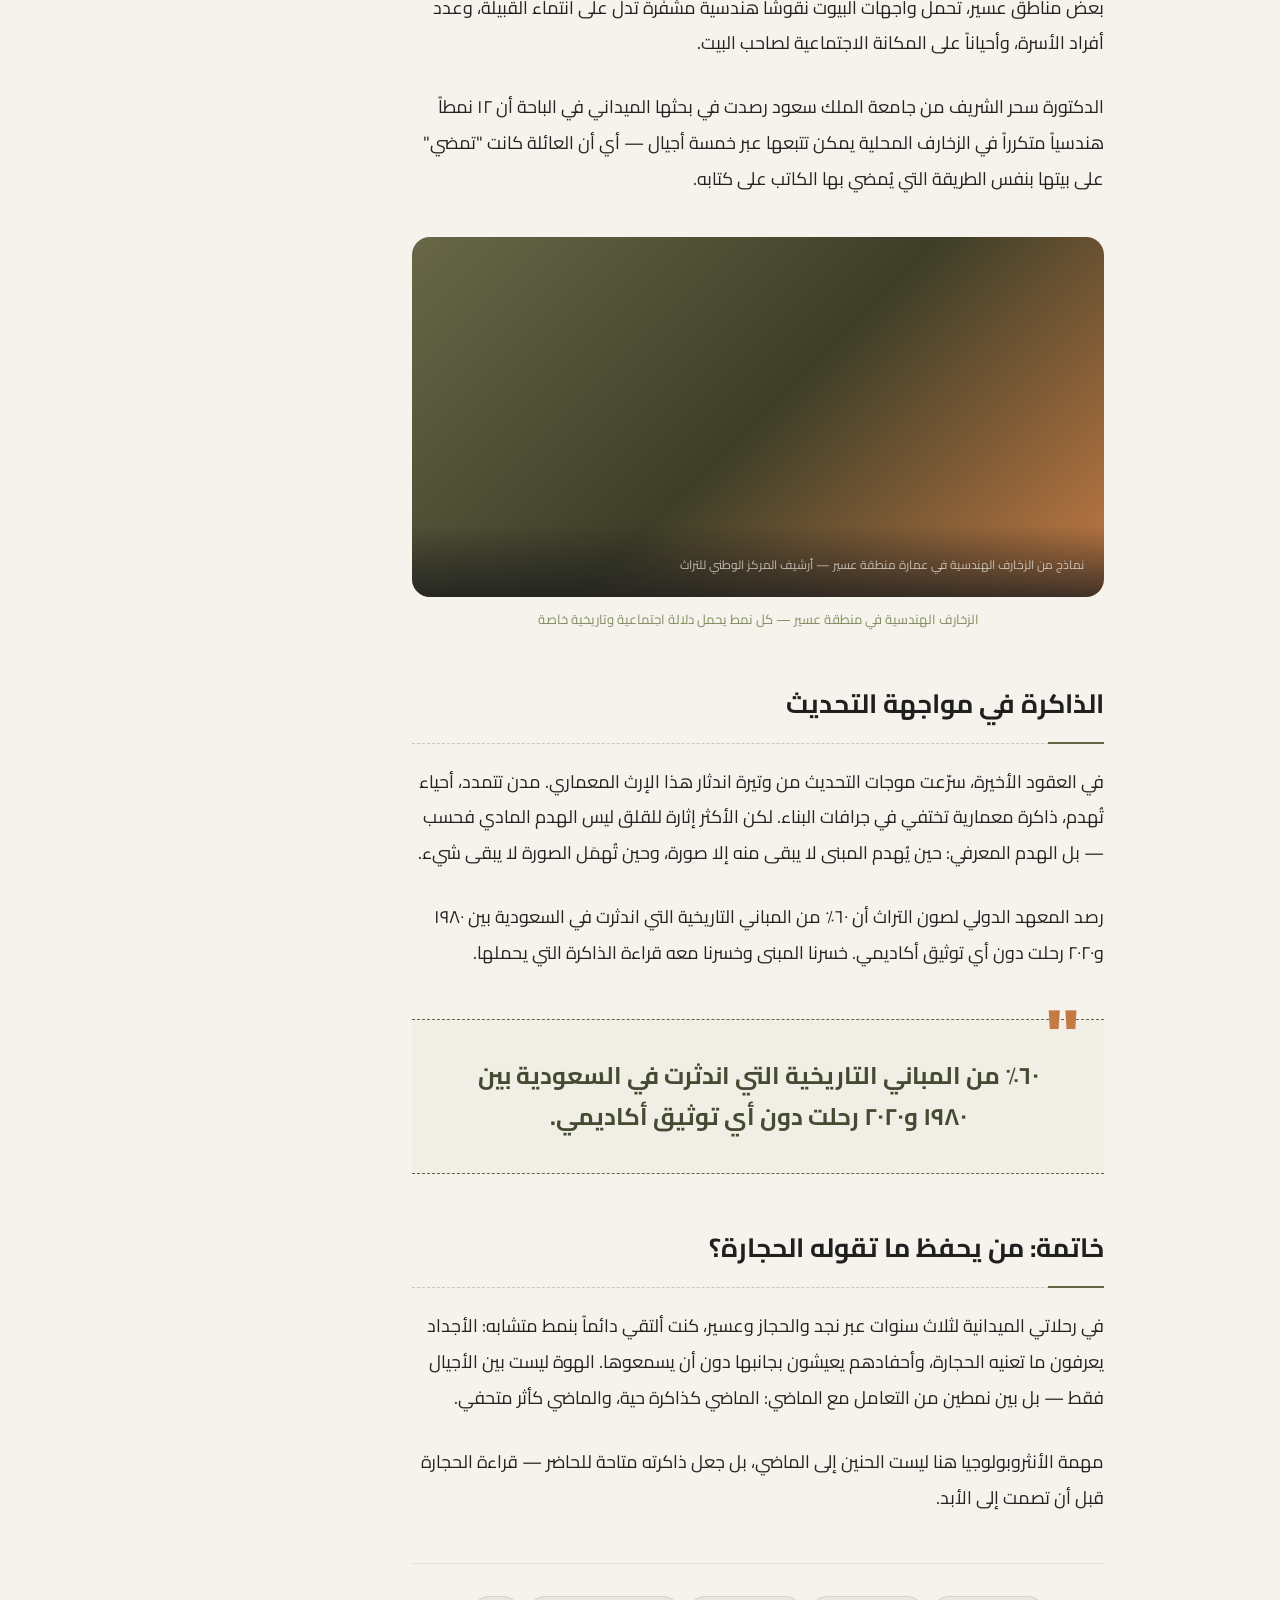
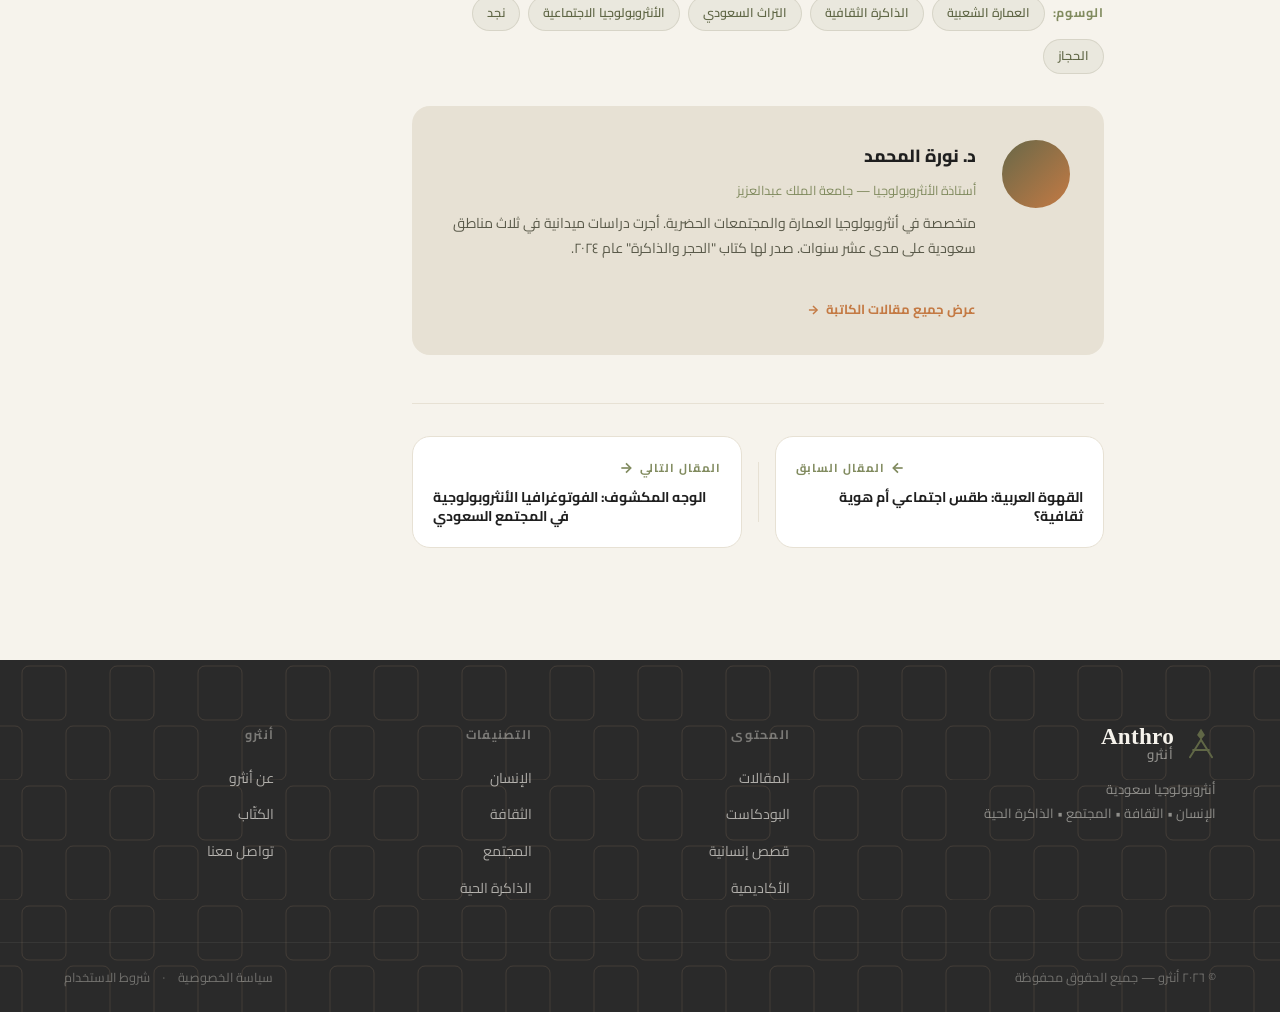
<file: single.html>
<!DOCTYPE html>
<html lang="ar" dir="rtl">
<head>
  <meta charset="UTF-8" />
  <meta name="viewport" content="width=device-width, initial-scale=1.0" />
  <title>عندما تتكلم الحجارة | أنثرو</title>
  <meta name="description" content="تحمل البيوت الطينية القديمة في نجد والحجاز أسرار المجتمعات التي بنتها." />
  <link rel="preconnect" href="https://fonts.googleapis.com" />
  <link rel="preconnect" href="https://fonts.gstatic.com" crossorigin />
  <link href="https://fonts.googleapis.com/css2?family=Cairo:wght@300;400;500;600;700;800&display=swap" rel="stylesheet" />
  <link rel="stylesheet" href="style.css" />
  <link rel="stylesheet" href="single.css" />
</head>
<body class="single-page">

  <!-- HEADER (same as index) -->
  <header class="site-header" id="site-header">
    <div class="header-inner container">
      <a href="index.html" class="logo" aria-label="أنثرو">
        <div class="logo-icon">
          <svg width="38" height="42" viewBox="0 0 40 46" fill="none" xmlns="http://www.w3.org/2000/svg">
            <polygon points="20,1 25.5,6.5 20,12 14.5,6.5" fill="currentColor"/>
            <line x1="19" y1="13.5" x2="6" y2="42" stroke="currentColor" stroke-width="4.5" stroke-linecap="square"/>
            <line x1="21" y1="13.5" x2="34" y2="42" stroke="currentColor" stroke-width="4.5" stroke-linecap="square"/>
            <line x1="2" y1="31" x2="38" y2="31" stroke="currentColor" stroke-width="4.2" stroke-linecap="square"/>
            <rect x="12" y="36.5" width="16" height="5" fill="currentColor"/>
          </svg>
        </div>
        <div class="logo-text">
          <span class="logo-en">Anthro</span>
          <span class="logo-ar">أنثرو</span>
        </div>
      </a>
      <nav class="main-nav" id="main-nav">
        <ul class="nav-list">
          <li><a href="index.html" class="nav-link">الرئيسية</a></li>
          <li><a href="#" class="nav-link active">المقالات</a></li>
          <li><a href="podcast.html" class="nav-link">البودكاست</a></li>
          <li><a href="#" class="nav-link">قصص إنسانية</a></li>
          <li><a href="#" class="nav-link">الأكاديمية</a></li>
          <li><a href="about.html" class="nav-link">عن أنثرو</a></li>
        </ul>
      </nav>
      <div class="header-actions">
        <button class="icon-btn search-btn" id="search-toggle" aria-label="بحث">
          <svg width="20" height="20" viewBox="0 0 24 24" fill="none" stroke="currentColor" stroke-width="2" stroke-linecap="round" stroke-linejoin="round"><circle cx="11" cy="11" r="8"/><line x1="21" y1="21" x2="16.65" y2="16.65"/></svg>
        </button>
        <button class="hamburger" id="menu-toggle" aria-label="قائمة" aria-expanded="false">
          <span></span><span></span><span></span>
        </button>
      </div>
    </div>
    <div class="search-overlay" id="search-overlay">
      <div class="search-inner container">
        <input type="search" class="search-input" placeholder="ابحث في أنثرو..." id="search-input" />
        <button class="search-close" id="search-close" aria-label="إغلاق">
          <svg width="24" height="24" viewBox="0 0 24 24" fill="none" stroke="currentColor" stroke-width="2"><line x1="18" y1="6" x2="6" y2="18"/><line x1="6" y1="6" x2="18" y2="18"/></svg>
        </button>
      </div>
    </div>
  </header>

  <div class="mobile-nav" id="mobile-nav">
    <ul class="mobile-nav-list">
      <li><a href="index.html" class="mobile-nav-link">الرئيسية</a></li>
      <li><a href="#" class="mobile-nav-link">المقالات</a></li>
      <li><a href="podcast.html" class="mobile-nav-link">البودكاست</a></li>
      <li><a href="#" class="mobile-nav-link">قصص إنسانية</a></li>
      <li><a href="#" class="mobile-nav-link">الأكاديمية</a></li>
      <li><a href="about.html" class="mobile-nav-link">عن أنثرو</a></li>
    </ul>
  </div>
  <div class="nav-overlay" id="nav-overlay"></div>

  <!-- READING PROGRESS BAR -->
  <div class="reading-progress" id="reading-progress">
    <div class="reading-bar" id="reading-bar"></div>
  </div>

  <main>

    <!-- ARTICLE HERO -->
    <section class="article-hero" id="article-hero">
      <div class="article-hero-bg">
        <div class="article-hero-img"></div>
        <div class="article-hero-overlay"></div>
      </div>
      <div class="article-hero-content container">
        <!-- Breadcrumb -->
        <nav class="breadcrumb" aria-label="مسار التنقل">
          <a href="index.html" class="bc-link">الرئيسية</a>
          <span class="bc-sep">
            <svg width="14" height="14" viewBox="0 0 24 24" fill="none" stroke="currentColor" stroke-width="2"><polyline points="15 18 9 12 15 6"/></svg>
          </span>
          <a href="#" class="bc-link">المقالات</a>
          <span class="bc-sep"><svg width="14" height="14" viewBox="0 0 24 24" fill="none" stroke="currentColor" stroke-width="2"><polyline points="15 18 9 12 15 6"/></svg></span>
          <span class="bc-current">أنثروبولوجيا اجتماعية</span>
        </nav>

        <div class="article-category-tag">أنثروبولوجيا اجتماعية</div>

        <h1 class="article-main-title">
          عندما تتكلم الحجارة: قراءة في ذاكرة<br />
          العمارة الشعبية السعودية
        </h1>

        <p class="article-lead">
          تحمل البيوت الطينية القديمة في نجد والحجاز أسرار المجتمعات التي بنتها. نرحل عبر الزمن لنقرأ ما كتبته الأجيال على جدران البيوت القديمة.
        </p>

        <div class="article-hero-meta">
          <a href="author.html" class="art-author-full">
            <div class="av av--1 av--lg"></div>
            <div class="author-info">
              <span class="author-name-full">د. نورة المحمد</span>
              <span class="author-title">أستاذة الأنثروبولوجيا — جامعة الملك عبدالعزيز</span>
            </div>
          </a>
          <div class="article-meta-details">
            <div class="meta-item">
              <svg width="15" height="15" viewBox="0 0 24 24" fill="none" stroke="currentColor" stroke-width="2"><rect x="3" y="4" width="18" height="18" rx="2" ry="2"/><line x1="16" y1="2" x2="16" y2="6"/><line x1="8" y1="2" x2="8" y2="6"/><line x1="3" y1="10" x2="21" y2="10"/></svg>
              <time>٢ أغسطس ٢٠٢٦</time>
            </div>
            <div class="meta-item">
              <svg width="15" height="15" viewBox="0 0 24 24" fill="none" stroke="currentColor" stroke-width="2"><circle cx="12" cy="12" r="10"/><polyline points="12 6 12 12 16 14"/></svg>
              <span>٨ دقائق قراءة</span>
            </div>
            <div class="meta-item">
              <svg width="15" height="15" viewBox="0 0 24 24" fill="none" stroke="currentColor" stroke-width="2"><path d="M1 12s4-8 11-8 11 8 11 8-4 8-11 8-11-8-11-8z"/><circle cx="12" cy="12" r="3"/></svg>
              <span>١٢٤٦ مشاهدة</span>
            </div>
          </div>
        </div>

        <!-- Share -->
        <div class="article-share-bar">
          <span class="share-label">شارك:</span>
          <div class="share-btns">
            <button class="share-btn" aria-label="مشاركة على تويتر X" id="share-x">
              <svg width="17" height="17" viewBox="0 0 24 24" fill="currentColor"><path d="M18.244 2.25h3.308l-7.227 8.26 8.502 11.24H16.17l-5.214-6.817L4.99 21.75H1.68l7.73-8.835L1.254 2.25H8.08l4.713 6.231zm-1.161 17.52h1.833L7.084 4.126H5.117z"/></svg>
            </button>
            <button class="share-btn" aria-label="مشاركة على واتساب" id="share-wa">
              <svg width="17" height="17" viewBox="0 0 24 24" fill="currentColor"><path d="M17.472 14.382c-.297-.149-1.758-.867-2.03-.967-.273-.099-.471-.148-.67.15-.197.297-.767.966-.94 1.164-.173.199-.347.223-.644.075-.297-.15-1.255-.463-2.39-1.475-.883-.788-1.48-1.761-1.653-2.059-.173-.297-.018-.458.13-.606.134-.133.298-.347.446-.52.149-.174.198-.298.298-.497.099-.198.05-.371-.025-.52-.075-.149-.669-1.612-.916-2.207-.242-.579-.487-.5-.669-.51-.173-.008-.371-.01-.57-.01-.198 0-.52.074-.792.372-.272.297-1.04 1.016-1.04 2.479 0 1.462 1.065 2.875 1.213 3.074.149.198 2.096 3.2 5.077 4.487.709.306 1.262.489 1.694.625.712.227 1.36.195 1.871.118.571-.085 1.758-.719 2.006-1.413.248-.694.248-1.289.173-1.413-.074-.124-.272-.198-.57-.347m-5.421 7.403h-.004a9.87 9.87 0 01-5.031-1.378l-.361-.214-3.741.982.998-3.648-.235-.374a9.86 9.86 0 01-1.51-5.26c.001-5.45 4.436-9.884 9.888-9.884 2.64 0 5.122 1.03 6.988 2.898a9.825 9.825 0 012.893 6.994c-.003 5.45-4.437 9.884-9.885 9.884m8.413-18.297A11.815 11.815 0 0012.05 0C5.495 0 .16 5.335.157 11.892c0 2.096.547 4.142 1.588 5.945L.057 24l6.305-1.654a11.882 11.882 0 005.683 1.448h.005c6.554 0 11.89-5.335 11.893-11.893a11.821 11.821 0 00-3.48-8.413z"/></svg>
            </button>
            <button class="share-btn" aria-label="نسخ الرابط" id="share-copy">
              <svg width="17" height="17" viewBox="0 0 24 24" fill="none" stroke="currentColor" stroke-width="2"><path d="M10 13a5 5 0 0 0 7.54.54l3-3a5 5 0 0 0-7.07-7.07l-1.72 1.71"/><path d="M14 11a5 5 0 0 0-7.54-.54l-3 3a5 5 0 0 0 7.07 7.07l1.71-1.71"/></svg>
            </button>
          </div>
        </div>

      </div>
    </section>

    <!-- ARTICLE CONTENT LAYOUT -->
    <div class="article-layout container" id="article-layout">

      <!-- STICKY SIDEBAR (LEFT in RTL = appears on left) -->
      <aside class="article-sidebar" id="article-sidebar">
        <!-- Floating share -->
        <div class="sidebar-share sticky-widget" id="sidebar-share">
          <p class="widget-label">شارك</p>
          <div class="sidebar-share-btns">
            <button class="s-share-btn" aria-label="تويتر X">
              <svg width="16" height="16" viewBox="0 0 24 24" fill="currentColor"><path d="M18.244 2.25h3.308l-7.227 8.26 8.502 11.24H16.17l-5.214-6.817L4.99 21.75H1.68l7.73-8.835L1.254 2.25H8.08l4.713 6.231zm-1.161 17.52h1.833L7.084 4.126H5.117z"/></svg>
            </button>
            <button class="s-share-btn" aria-label="واتساب">
              <svg width="16" height="16" viewBox="0 0 24 24" fill="currentColor"><path d="M17.472 14.382c-.297-.149-1.758-.867-2.03-.967-.273-.099-.471-.148-.67.15-.197.297-.767.966-.94 1.164-.173.199-.347.223-.644.075-.297-.15-1.255-.463-2.39-1.475-.883-.788-1.48-1.761-1.653-2.059-.173-.297-.018-.458.13-.606.134-.133.298-.347.446-.52.149-.174.198-.298.298-.497.099-.198.05-.371-.025-.52-.075-.149-.669-1.612-.916-2.207-.242-.579-.487-.5-.669-.51-.173-.008-.371-.01-.57-.01-.198 0-.52.074-.792.372-.272.297-1.04 1.016-1.04 2.479 0 1.462 1.065 2.875 1.213 3.074.149.198 2.096 3.2 5.077 4.487.709.306 1.262.489 1.694.625.712.227 1.36.195 1.871.118.571-.085 1.758-.719 2.006-1.413.248-.694.248-1.289.173-1.413-.074-.124-.272-.198-.57-.347m-5.421 7.403h-.004a9.87 9.87 0 01-5.031-1.378l-.361-.214-3.741.982.998-3.648-.235-.374a9.86 9.86 0 01-1.51-5.26c.001-5.45 4.436-9.884 9.888-9.884 2.64 0 5.122 1.03 6.988 2.898a9.825 9.825 0 012.893 6.994c-.003 5.45-4.437 9.884-9.885 9.884m8.413-18.297A11.815 11.815 0 0012.05 0C5.495 0 .16 5.335.157 11.892c0 2.096.547 4.142 1.588 5.945L.057 24l6.305-1.654a11.882 11.882 0 005.683 1.448h.005c6.554 0 11.89-5.335 11.893-11.893a11.821 11.821 0 00-3.48-8.413z"/></svg>
            </button>
            <button class="s-share-btn" aria-label="نسخ">
              <svg width="16" height="16" viewBox="0 0 24 24" fill="none" stroke="currentColor" stroke-width="2"><path d="M10 13a5 5 0 0 0 7.54.54l3-3a5 5 0 0 0-7.07-7.07l-1.72 1.71"/><path d="M14 11a5 5 0 0 0-7.54-.54l-3 3a5 5 0 0 0 7.07 7.07l1.71-1.71"/></svg>
            </button>
          </div>
          <div class="sidebar-divider"></div>
          <button class="s-share-btn s-bookmark-btn" id="bookmark-btn" aria-label="حفظ">
            <svg width="16" height="16" viewBox="0 0 24 24" fill="none" stroke="currentColor" stroke-width="2"><path d="M19 21l-7-5-7 5V5a2 2 0 0 1 2-2h10a2 2 0 0 1 2 2z"/></svg>
          </button>
        </div>

        <!-- Table of Contents -->
        <div class="toc-widget sticky-widget" id="toc-widget">
          <p class="widget-label">المحتويات</p>
          <nav class="toc-nav">
            <a href="#sec1" class="toc-link active">المدخل: الحجر كوثيقة</a>
            <a href="#sec2" class="toc-link">العمارة النجدية: قراءة اجتماعية</a>
            <a href="#sec3" class="toc-link">الحجاز والانفتاح المعماري</a>
            <a href="#sec4" class="toc-link">لغة الزخارف والرموز</a>
            <a href="#sec5" class="toc-link">الذاكرة في مواجهة التحديث</a>
            <a href="#sec6" class="toc-link">خاتمة: من يحفظ ما تقوله الحجارة؟</a>
          </nav>
        </div>
      </aside>

      <!-- MAIN ARTICLE CONTENT -->
      <article class="article-content" id="article-content">

        <!-- Opening quote -->
        <div class="article-opening-quote">
          <blockquote>
            "كل بيت قديم هو نص أنثروبولوجي لم يُطبع، يحتاج فقط إلى من يقرأه."
          </blockquote>
          <cite>— كلود ليفي-شتراوس، الأنثروبولوجيا البنيوية</cite>
        </div>

        <section id="sec1">
          <p>قبل أن تُبنى المدن بالإسمنت والزجاج، كانت المجتمعات السعودية تكتب سيرتها على الطين والحجر. لم يكن البناء مجرد مأوى — كان بياناً اجتماعياً، وعقداً أخلاقياً بين الإنسان والمكان، وذاكرةً مشتركة تنتقل من جيل إلى آخر دون أن تُكتب في كتاب.</p>

          <p>حين تقف أمام قصر الدرعية أو أمام أحد بيوت جدة التاريخية في حي البلد، لا تقف أمام مبنى فحسب — تقف أمام جغرافيا اجتماعية متكاملة، حيث كل نافذة وكل مشربية وكل عتبة تحكي قصة عائلة وأخلاق وعلاقات.</p>
        </section>

        <!-- Inline image -->
        <figure class="article-figure">
          <div class="article-img-placeholder article-img-placeholder--wide" style="background-image: url('assets/images/hijazi_roshan.png'); background-size: cover; background-position: center;">
            <div class="img-caption-overlay">
              <span>أحد بيوت حي البلد في جدة التاريخية — تصوير: سلمى الغامدي</span>
            </div>
          </div>
          <figcaption>بيوت جدة التاريخية بمشربياتها الخشبية المزخرفة — مثال حي على العمارة الاجتماعية التي تُجسّد القيم والهوية</figcaption>
        </figure>

        <section id="sec2">
          <h2>العمارة النجدية: قراءة اجتماعية</h2>
          <p>تتميز العمارة النجدية التقليدية بما يمكن تسميته "بنيوية الانكفاء الداخلي" — المنازل تتحول نحو الداخل، فضاءاتها تتمحور حول الفناء الداخلي (العرصة)، ونوافذها الخارجية ضيقة. هذا ليس عشوائياً؛ إنه تعبير بنيوي عن منظومة قيم تُقدّم الخصوصية والمجتمع المنكفئ على نفسه.</p>

          <p>يقول المعماري الدكتور عبدالرحمن الأنصاري في دراسته الكلاسيكية "المسكن الشعبي في المملكة العربية السعودية" إن الغرف في البيت النجدي التقليدي لم تُخصَّص للأفراد بل للوظائف الاجتماعية — مجلس الرجال (الديوان)، مجلس النساء، غرفة الضيافة — كل غرفة تعريف اجتماعي وليس شخصياً.</p>

          <blockquote class="article-pullquote">
            في البيت النجدي التقليدي، الغرف لم تُخصَّص للأفراد بل للوظائف الاجتماعية — كل غرفة تعريف اجتماعي وليس شخصياً.
          </blockquote>
        </section>

        <section id="sec3">
          <h2>الحجاز والانفتاح المعماري</h2>
          <p>على النقيض من نجد، تعكس عمارة الحجاز انفتاحاً مغايراً — فهي مدن ميناء، تشرّبت من بحرها الأحمر تنوع الأعراق والثقافات. المشربية الحجازية ليست مجرد نافذة خشبية؛ إنها حل ذكي لمعادلة صعبة: كيف تسمح للهواء والضوء بالدخول دون أن تكشف الداخل؟</p>

          <p>الباحثة زهرة الحسيني تصف المشربية بأنها "حوار معماري مع المفارقة الاجتماعية" — شاهد من الداخل دون أن تُرى من الخارج، حاضر في المدينة دون أن تنكشف للمدينة. إنها الخصوصية تُبنى لا تُفرض.</p>
        </section>

        <!-- Stats highlight -->
        <div class="article-stats-box">
          <div class="stat-highlight">
            <span class="sh-num">٧٠٠٠+</span>
            <span class="sh-label">مبنى تاريخي مسجل في السجل الوطني للتراث</span>
          </div>
          <div class="stat-highlight">
            <span class="sh-num">٣٠٪</span>
            <span class="sh-label">منها مهدد بالاندثار بحلول ٢٠٣٠</span>
          </div>
          <div class="stat-highlight">
            <span class="sh-num">١٢٠+</span>
            <span class="sh-label">سنة متوسط عمر المباني الطينية المُصانة</span>
          </div>
        </div>

        <section id="sec4">
          <h2>لغة الزخارف والرموز</h2>
          <p>لم تكن الزخارف المنحوتة على الأبواب والنوافذ تزييناً جمالياً فحسب — كانت هوية ورسالة. في بعض مناطق عسير، تحمل واجهات البيوت نقوشاً هندسية مشفّرة تدل على انتماء القبيلة، وعدد أفراد الأسرة، وأحياناً على المكانة الاجتماعية لصاحب البيت.</p>

          <p>الدكتورة سحر الشريف من جامعة الملك سعود رصدت في بحثها الميداني في الباحة أن ١٢ نمطاً هندسياً متكرراً في الزخارف المحلية يمكن تتبعها عبر خمسة أجيال — أي أن العائلة كانت "تمضي" على بيتها بنفس الطريقة التي يُمضي بها الكاتب على كتابه.</p>
        </section>

        <figure class="article-figure">
          <div class="article-img-placeholder">
            <div class="img-caption-overlay">
              <span>نماذج من الزخارف الهندسية في عمارة منطقة عسير — أرشيف المركز الوطني للتراث</span>
            </div>
          </div>
          <figcaption>الزخارف الهندسية في منطقة عسير — كل نمط يحمل دلالة اجتماعية وتاريخية خاصة</figcaption>
        </figure>

        <section id="sec5">
          <h2>الذاكرة في مواجهة التحديث</h2>
          <p>في العقود الأخيرة، سرّعت موجات التحديث من وتيرة اندثار هذا الإرث المعماري. مدن تتمدد، أحياء تُهدم، ذاكرة معمارية تختفي في جرافات البناء. لكن الأكثر إثارة للقلق ليس الهدم المادي فحسب — بل الهدم المعرفي: حين يُهدم المبنى لا يبقى منه إلا صورة، وحين تُهمَل الصورة لا يبقى شيء.</p>

          <p>رصد المعهد الدولي لصون التراث أن ٦٠٪ من المباني التاريخية التي اندثرت في السعودية بين ١٩٨٠ و٢٠٢٠ رحلت دون أي توثيق أكاديمي. خسرنا المبنى وخسرنا معه قراءة الذاكرة التي يحملها.</p>

          <blockquote class="article-pullquote">
            ٦٠٪ من المباني التاريخية التي اندثرت في السعودية بين ١٩٨٠ و٢٠٢٠ رحلت دون أي توثيق أكاديمي.
          </blockquote>
        </section>

        <section id="sec6">
          <h2>خاتمة: من يحفظ ما تقوله الحجارة؟</h2>
          <p>في رحلاتي الميدانية لثلاث سنوات عبر نجد والحجاز وعسير، كنت ألتقي دائماً بنمط متشابه: الأجداد يعرفون ما تعنيه الحجارة، وأحفادهم يعيشون بجانبها دون أن يسمعوها. الهوة ليست بين الأجيال فقط — بل بين نمطين من التعامل مع الماضي: الماضي كذاكرة حية، والماضي كأثر متحفي.</p>

          <p>مهمة الأنثروبولوجيا هنا ليست الحنين إلى الماضي، بل جعل ذاكرته متاحة للحاضر — قراءة الحجارة قبل أن تصمت إلى الأبد.</p>
        </section>

        <!-- Tags -->
        <div class="article-tags">
          <span class="tags-label">الوسوم:</span>
          <a href="#" class="art-tag-link">العمارة الشعبية</a>
          <a href="#" class="art-tag-link">الذاكرة الثقافية</a>
          <a href="#" class="art-tag-link">التراث السعودي</a>
          <a href="#" class="art-tag-link">الأنثروبولوجيا الاجتماعية</a>
          <a href="#" class="art-tag-link">نجد</a>
          <a href="#" class="art-tag-link">الحجاز</a>
        </div>

        <!-- Author Bio Card -->
        <div class="author-bio-card" id="author-bio">
          <a href="author.html" class="author-bio-photo"><div class="av av--1" style="width:72px;height:72px;"></div></a>
          <div class="author-bio-text">
            <div class="author-bio-header">
              <a href="author.html" class="author-bio-name">د. نورة المحمد</a>
              <span class="author-bio-title">أستاذة الأنثروبولوجيا — جامعة الملك عبدالعزيز</span>
            </div>
            <p class="author-bio-desc">
              متخصصة في أنثروبولوجيا العمارة والمجتمعات الحضرية. أجرت دراسات ميدانية في ثلاث مناطق سعودية على مدى عشر سنوات. صدر لها كتاب "الحجر والذاكرة" عام ٢٠٢٤.
            </p>
            <a href="author.html" class="author-bio-link">عرض جميع مقالات الكاتبة <svg width="14" height="14" viewBox="0 0 24 24" fill="none" stroke="currentColor" stroke-width="2.5"><line x1="5" y1="12" x2="19" y2="12"/><polyline points="12 5 19 12 12 19"/></svg></a>
          </div>
        </div>

        <!-- Article Navigation -->
        <nav class="article-nav" aria-label="التنقل بين المقالات">
          <a href="#" class="art-nav-btn art-nav-btn--prev">
            <div class="art-nav-dir">
              <svg width="16" height="16" viewBox="0 0 24 24" fill="none" stroke="currentColor" stroke-width="2.5"><line x1="19" y1="12" x2="5" y2="12"/><polyline points="12 19 5 12 12 5"/></svg>
              المقال السابق
            </div>
            <h4>القهوة العربية: طقس اجتماعي أم هوية ثقافية؟</h4>
          </a>
          <div class="art-nav-sep"></div>
          <a href="#" class="art-nav-btn art-nav-btn--next">
            <div class="art-nav-dir">
              المقال التالي
              <svg width="16" height="16" viewBox="0 0 24 24" fill="none" stroke="currentColor" stroke-width="2.5"><line x1="5" y1="12" x2="19" y2="12"/><polyline points="12 5 19 12 12 19"/></svg>
            </div>
            <h4>الوجه المكشوف: الفوتوغرافيا الأنثروبولوجية في المجتمع السعودي</h4>
          </a>
        </nav>

      </article>

      <!-- RIGHT SIDEBAR -->
      <aside class="article-sidebar-right" id="sidebar-right">
        <!-- Related Articles -->
        <div class="sidebar-widget">
          <h3 class="widget-heading">مقالات ذات صلة</h3>
          <div class="related-articles">
            <article class="related-card" id="rel-1">
              <div class="related-img" style="background: linear-gradient(135deg, #686848, #3d3e28);"></div>
              <div class="related-body">
                <span class="related-cat">الذاكرة</span>
                <h4 class="related-title"><a href="#">سوق الحميدية: ذاكرة مدينة في مواجهة التحديث</a></h4>
                <span class="related-time">٦ دقائق</span>
              </div>
            </article>
            <article class="related-card" id="rel-2">
              <div class="related-img" style="background: linear-gradient(135deg, #C47A44, #8B5E3C);"></div>
              <div class="related-body">
                <span class="related-cat">الثقافة</span>
                <h4 class="related-title"><a href="#">الأغنية الشعبية كوثيقة تاريخية: ما تخبرنا به الجنوب</a></h4>
                <span class="related-time">٩ دقائق</span>
              </div>
            </article>
            <article class="related-card" id="rel-3">
              <div class="related-img" style="background: linear-gradient(135deg, #3d3e28, #686848);"></div>
              <div class="related-body">
                <span class="related-cat">المجتمع</span>
                <h4 class="related-title"><a href="#">الديوانية بين الأصالة والحداثة</a></h4>
                <span class="related-time">٨ دقائق</span>
              </div>
            </article>
          </div>
        </div>

        <!-- Newsletter mini -->
        <div class="sidebar-widget sidebar-nl">
          <div class="sidebar-nl-icon">
            <svg viewBox="0 0 32 32" fill="none"><path d="M28 6H4C2.9 6 2 6.9 2 8v16c0 1.1.9 2 2 2h24c1.1 0 2-.9 2-2V8c0-1.1-.9-2-2-2z" stroke="currentColor" stroke-width="2"/><polyline points="2 8 16 18 30 8" stroke="currentColor" stroke-width="2"/></svg>
          </div>
          <h3 class="widget-heading">النشرة الأسبوعية</h3>
          <p class="widget-desc">مقال واحد + قصة واحدة كل أسبوع.</p>
          <form class="sidebar-nl-form" id="sidebar-nl-form">
            <input type="email" class="sidebar-nl-input" placeholder="بريدك الإلكتروني" />
            <button type="submit" class="btn btn--primary" style="width:100%; justify-content:center; margin-top: 10px;">اشترك</button>
          </form>
        </div>

        <!-- Podcast CTA -->
        <div class="sidebar-widget sidebar-pod">
          <div class="pod-widget-inner">
            <div class="pod-widget-season">الموسم الثالث</div>
            <h3 class="pod-widget-title">أصوات من الحقل</h3>
            <p class="pod-widget-desc">استمع لحلقة مرتبطة بهذا المقال — الراوي الأخير.</p>
            <a href="podcast.html" class="btn btn--outline" style="width:100%; justify-content:center; margin-top:16px;">
              <svg width="16" height="16" viewBox="0 0 24 24" fill="none" stroke="currentColor" stroke-width="2"><circle cx="12" cy="12" r="10"/><polygon points="10 8 16 12 10 16 10 8" fill="currentColor"/></svg>
              استمع الآن
            </a>
          </div>
        </div>
      </aside>

    </div><!-- /article-layout -->

  </main>

  <!-- FOOTER -->
  <footer class="site-footer" id="footer">
    <div class="ft-top">
      <div class="container">
        <div class="ft-grid">
          <div class="ft-brand">
            <a href="index.html" class="logo logo--ft">
              <div class="logo-icon"><svg width="30" height="34" viewBox="0 0 38 42" fill="none"><polygon points="19,3 24,11 19,17 14,11" fill="currentColor"/><line x1="5" y1="39" x2="19" y2="17" stroke="currentColor" stroke-width="2.5" stroke-linecap="round"/><line x1="33" y1="39" x2="19" y2="17" stroke="currentColor" stroke-width="2.5" stroke-linecap="round"/><line x1="9" y1="30" x2="29" y2="30" stroke="currentColor" stroke-width="2.5" stroke-linecap="round"/></svg></div>
              <div class="logo-text"><span class="logo-en">Anthro</span><span class="logo-ar">أنثرو</span></div>
            </a>
            <p class="ft-tagline">أنثروبولوجيا سعودية<br />الإنسان • الثقافة • المجتمع • الذاكرة الحية</p>
          </div>
          <div class="ft-col"><h5 class="ft-head">المحتوى</h5><ul><li><a href="#">المقالات</a></li><li><a href="podcast.html">البودكاست</a></li><li><a href="#">قصص إنسانية</a></li><li><a href="#">الأكاديمية</a></li></ul></div>
          <div class="ft-col"><h5 class="ft-head">التصنيفات</h5><ul><li><a href="#">الإنسان</a></li><li><a href="#">الثقافة</a></li><li><a href="#">المجتمع</a></li><li><a href="#">الذاكرة الحية</a></li></ul></div>
          <div class="ft-col"><h5 class="ft-head">أنثرو</h5><ul><li><a href="about.html">عن أنثرو</a></li><li><a href="author.html">الكتّاب</a></li><li><a href="contact.html">تواصل معنا</a></li></ul></div>
        </div>
      </div>
    </div>
    <div class="ft-bottom">
      <div class="container">
        <p class="ft-copy">© ٢٠٢٦ أنثرو — جميع الحقوق محفوظة</p>
        <div class="ft-legal"><a href="#">سياسة الخصوصية</a><span>·</span><a href="#">شروط الاستخدام</a></div>
      </div>
    </div>
  </footer>

  <button class="back-top" id="back-top" aria-label="العودة للأعلى">
    <svg width="20" height="20" viewBox="0 0 24 24" fill="none" stroke="currentColor" stroke-width="2.5"><polyline points="18 15 12 9 6 15"/></svg>
  </button>

  <script src="script.js"></script>
  <script src="single.js"></script>
</body>
</html>
</file>
<file: style.css>
@import url('https://fonts.googleapis.com/css2?family=Cairo:wght@300;400;500;600;700;800;900&display=swap');

/* ========================================
   ANTHRO — OFFICIAL BRAND GUIDELINES STYLESHEET
   Brand Colors (from Brand Manual):
   - Cream:    #F6F3EC (الخلفية)
   - Sand:     #E7E1D4 (الأرضية الثانوية)
   - Olive:    #606746 (اللون الرئيسي)
   - Dark:     #1F1F1F (النصوص والداكن)
   - Copper:   #C47A44 (النحاسي/التأكيدي)
   Font: Cairo (Bold for Headings, Regular for Body)
======================================== */

/* ============ RESET & BASE ============ */
*, *::before, *::after { box-sizing: border-box; margin: 0; padding: 0; }

:root {
  --cream:    #F6F3EC;
  --sand:     #E7E1D4;
  --sand-md:  #D5CCBA;
  --olive:    #606746;
  --olive-dk: #454b32;
  --olive-lt: #818b5f;
  --dark:     #1F1F1F;
  --dark-2:   #2a2a2a;
  --copper:   #C47A44;
  --copper-lt:#E8A96A;
  --white:    #ffffff;

  --font-sans: 'Cairo', sans-serif;
  --font-serif: 'Cairo', sans-serif;
  --font: 'Cairo', sans-serif;

  --r-sm: 6px;
  --r-md: 12px;
  --r-lg: 18px;

  --border-dashed: 1px dashed rgba(96,103,70,0.25);

  --shadow-sm: 0 4px 16px rgba(31,31,31,0.05);
  --shadow-md: 0 10px 30px rgba(31,31,31,0.08);
  --shadow-lg: 0 20px 50px rgba(31,31,31,0.14);

  --hdr-h: 76px;
  --transition: 0.28s cubic-bezier(0.4, 0, 0.2, 1);
}

html { scroll-behavior: smooth; font-size: 16px; }

body {
  font-family: var(--font);
  background: var(--cream);
  color: var(--dark);
  line-height: 1.8;
  overflow-x: hidden;
  -webkit-font-smoothing: antialiased;
}

h1, h2, h3, h4, h5, .hero-title, .art-title, .article-main-title, .archive-title, .sec-heading {
  font-family: var(--font);
  font-weight: 700;
}

a { text-decoration: none; color: inherit; }
img { display: block; max-width: 100%; }
ul { list-style: none; }
button { border: none; background: none; cursor: pointer; font-family: inherit; }
input, textarea { font-family: inherit; }

.container {
  max-width: 1200px;
  margin: 0 auto;
  padding: 0 24px;
}

.section-space { padding: 80px 0; }

/* ============ SCROLLBAR ============ */
::-webkit-scrollbar { width: 6px; }
::-webkit-scrollbar-track { background: var(--cream); }
::-webkit-scrollbar-thumb { background: var(--olive-lt); border-radius: 3px; }

/* ============ SELECTION ============ */
::selection { background: var(--olive); color: var(--cream); }

/* ============ HEADER ============ */
.site-header {
  position: fixed;
  top: 0; left: 0; right: 0;
  z-index: 1000;
  background: rgba(246,243,236,0.92);
  backdrop-filter: blur(16px);
  -webkit-backdrop-filter: blur(16px);
  border-bottom: 1px solid rgba(104,104,72,0.1);
  transition: box-shadow var(--transition), background var(--transition);
}

.site-header.scrolled {
  box-shadow: var(--shadow-md);
  background: rgba(246,243,236,0.98);
}

.header-inner {
  display: flex;
  align-items: center;
  justify-content: space-between;
  height: var(--hdr-h);
  gap: 32px;
}

/* Logo */
.logo {
  display: flex;
  align-items: center;
  gap: 12px;
  color: var(--olive);
  flex-shrink: 0;
  transition: opacity var(--transition);
}
.logo:hover { opacity: 0.85; }
.logo-icon { display: flex; align-items: center; color: var(--olive); }
.logo-text { display: flex; flex-direction: column; line-height: 1.05; }
.logo-en {
  font-family: 'Playfair Display', 'Georgia', serif;
  font-size: 1.45rem;
  font-weight: 700;
  letter-spacing: 0.01em;
  color: var(--dark);
}
.logo-ar {
  font-family: 'Cairo', sans-serif;
  font-size: 0.82rem;
  font-weight: 600;
  color: var(--olive);
  letter-spacing: 0.08em;
}

/* Nav */
.main-nav { flex: 1; display: flex; justify-content: center; }
.nav-list { display: flex; align-items: center; gap: 4px; }
.nav-link {
  display: block;
  padding: 6px 14px;
  font-size: 0.9rem;
  font-weight: 500;
  color: var(--dark);
  border-radius: var(--r-sm);
  transition: color var(--transition), background var(--transition);
  position: relative;
}
.nav-link::after {
  content: '';
  position: absolute;
  bottom: 0; right: 14px; left: 14px;
  height: 2px;
  background: var(--olive);
  transform: scaleX(0);
  transform-origin: center;
  transition: transform var(--transition);
}
.nav-link:hover, .nav-link.active { color: var(--olive); }
.nav-link:hover::after, .nav-link.active::after { transform: scaleX(1); }

/* Header Actions */
.header-actions { display: flex; align-items: center; gap: 8px; }
.icon-btn {
  width: 40px; height: 40px;
  border-radius: 50%;
  display: flex; align-items: center; justify-content: center;
  color: var(--dark);
  transition: background var(--transition), color var(--transition);
}
.icon-btn:hover { background: var(--sand); color: var(--olive); }

/* Hamburger */
.hamburger {
  display: none;
  flex-direction: column;
  justify-content: center;
  gap: 5px;
  width: 40px; height: 40px;
  border-radius: var(--r-sm);
  padding: 8px;
  transition: background var(--transition);
}
.hamburger:hover { background: var(--sand); }
.hamburger span {
  display: block;
  height: 2px;
  background: var(--dark);
  border-radius: 2px;
  transition: transform var(--transition), opacity var(--transition);
}
.hamburger.open span:nth-child(1) { transform: translateY(7px) rotate(45deg); }
.hamburger.open span:nth-child(2) { opacity: 0; }
.hamburger.open span:nth-child(3) { transform: translateY(-7px) rotate(-45deg); }

/* Search Overlay */
.search-overlay {
  position: absolute;
  top: 100%; left: 0; right: 0;
  background: var(--cream);
  border-bottom: 2px solid var(--olive);
  padding: 0;
  max-height: 0;
  overflow: hidden;
  transition: max-height 0.4s cubic-bezier(0.4,0,0.2,1), padding var(--transition);
}
.search-overlay.open { max-height: 80px; padding: 16px 0; }
.search-inner { display: flex; align-items: center; gap: 12px; }
.search-input {
  flex: 1;
  background: transparent;
  border: none;
  outline: none;
  font-size: 1.1rem;
  font-weight: 500;
  color: var(--dark);
  direction: rtl;
}
.search-input::placeholder { color: var(--sand-md); }
.search-close { color: var(--olive); }
.search-close:hover { color: var(--copper); }

/* Mobile Nav */
.mobile-nav {
  position: fixed;
  top: 0; right: -100%;
  width: min(320px, 90vw);
  height: 100vh;
  background: var(--cream);
  z-index: 1100;
  padding: calc(var(--hdr-h) + 24px) 24px 40px;
  border-left: 1px solid var(--sand);
  transition: right 0.4s cubic-bezier(0.4,0,0.2,1);
  overflow-y: auto;
}
.mobile-nav.open { right: 0; }
.mobile-nav-list { display: flex; flex-direction: column; gap: 4px; }
.mobile-nav-link {
  display: block;
  padding: 14px 16px;
  font-size: 1.05rem;
  font-weight: 600;
  color: var(--dark);
  border-radius: var(--r-md);
  transition: background var(--transition), color var(--transition);
}
.mobile-nav-link:hover { background: var(--sand); color: var(--olive); }

.nav-overlay {
  position: fixed;
  inset: 0;
  background: rgba(31,31,31,0.4);
  backdrop-filter: blur(4px);
  z-index: 1050;
  opacity: 0;
  pointer-events: none;
  transition: opacity var(--transition);
}
.nav-overlay.show { opacity: 1; pointer-events: all; }

/* ============ HERO ============ */
.hero {
  position: relative;
  min-height: 100svh;
  display: flex;
  flex-direction: column;
  align-items: center;
  justify-content: center;
  overflow: hidden;
}

.hero-bg {
  position: absolute;
  inset: 0;
  z-index: 0;
}

.hero-img-placeholder {
  width: 100%;
  height: 100%;
  background:
    radial-gradient(ellipse at 30% 60%, rgba(196,122,68,0.3) 0%, transparent 50%),
    radial-gradient(ellipse at 70% 30%, rgba(104,104,72,0.4) 0%, transparent 50%),
    linear-gradient(160deg, #3d3e28 0%, #1F1F1F 40%, #2a1a0a 100%);
}

.hero-overlay {
  position: absolute;
  inset: 0;
  background: linear-gradient(
    to bottom,
    rgba(31,31,31,0.2) 0%,
    rgba(31,31,31,0.55) 60%,
    rgba(31,31,31,0.85) 100%
  );
}

/* Hero Geo Pattern — defined in v3.0 pattern system below */
/* Old PNG-based pattern utilities removed — v3.0 uses inline SVG */


.hero-content {
  position: relative;
  z-index: 1;
  text-align: center;
  color: var(--white);
  padding-top: var(--hdr-h);
  padding-bottom: 100px;
}

.hero-eyebrow {
  display: inline-flex;
  align-items: center;
  gap: 10px;
  font-size: 0.82rem;
  font-weight: 500;
  letter-spacing: 0.08em;
  color: rgba(246,243,236,0.7);
  margin-bottom: 24px;
  padding: 8px 16px;
  border: 1px solid rgba(196,122,68,0.3);
  border-radius: 100px;
  background: rgba(196,122,68,0.1);
  backdrop-filter: blur(8px);
}
.eyebrow-dot {
  width: 6px; height: 6px;
  background: var(--copper);
  border-radius: 50%;
  animation: pulse-dot 2s infinite;
}
@keyframes pulse-dot {
  0%, 100% { opacity: 1; transform: scale(1); }
  50% { opacity: 0.5; transform: scale(0.7); }
}

.hero-title {
  font-size: clamp(3rem, 8vw, 6.5rem);
  font-weight: 800;
  line-height: 1.05;
  margin-bottom: 24px;
  text-shadow: 0 4px 30px rgba(0,0,0,0.4);
  letter-spacing: -0.01em;
}
.hero-em {
  font-style: normal;
  color: var(--copper-lt);
  display: block;
}

.hero-sub {
  font-size: clamp(1rem, 2vw, 1.2rem);
  font-weight: 400;
  color: rgba(246,243,236,0.8);
  max-width: 560px;
  margin: 0 auto 40px;
  line-height: 1.9;
}

.hero-ctas {
  display: flex;
  align-items: center;
  justify-content: center;
  gap: 16px;
  flex-wrap: wrap;
}

/* Scroll hint */
.scroll-hint {
  position: absolute;
  bottom: 120px;
  left: 50%;
  transform: translateX(-50%);
}
.scroll-line {
  width: 1px;
  height: 60px;
  background: rgba(246,243,236,0.15);
  border-radius: 1px;
  overflow: hidden;
  position: relative;
}
.scroll-dot-anim {
  position: absolute;
  top: -10px;
  width: 1px;
  height: 20px;
  background: linear-gradient(to bottom, transparent, var(--copper-lt), transparent);
  animation: scroll-drop 2s ease-in-out infinite;
}
@keyframes scroll-drop {
  0% { top: -20px; opacity: 0; }
  40% { opacity: 1; }
  100% { top: 60px; opacity: 0; }
}

/* Hero Stats Bar */
.hero-stats-bar {
  position: relative;
  z-index: 1;
  background: rgba(246,243,236,0.06);
  backdrop-filter: blur(16px);
  border-top: 1px solid rgba(246,243,236,0.1);
  padding: 20px 0;
  margin-top: auto;
  width: 100%;
}
.stats-row {
  display: flex;
  align-items: center;
  justify-content: center;
  gap: 0;
  flex-wrap: wrap;
}
.stat {
  display: flex;
  flex-direction: column;
  align-items: center;
  gap: 4px;
  padding: 12px 40px;
}
.stat-n {
  font-size: 1.8rem;
  font-weight: 800;
  color: var(--cream);
  line-height: 1;
}
.stat-plus { font-size: 1.2rem; color: var(--copper-lt); }
.stat-l {
  font-size: 0.78rem;
  font-weight: 400;
  color: rgba(246,243,236,0.6);
  white-space: nowrap;
}
.stat-sep {
  width: 1px;
  height: 40px;
  background: rgba(246,243,236,0.15);
  flex-shrink: 0;
}

/* ============ BUTTONS ============ */
.btn {
  display: inline-flex;
  align-items: center;
  gap: 8px;
  padding: 14px 28px;
  font-family: var(--font);
  font-size: 0.95rem;
  font-weight: 600;
  border-radius: var(--r-md);
  transition: all var(--transition);
  cursor: pointer;
  white-space: nowrap;
}

.btn--primary {
  background: var(--olive);
  color: var(--cream);
  border: 2px solid var(--olive);
}
.btn--primary:hover {
  background: var(--olive-dk);
  border-color: var(--olive-dk);
  transform: translateY(-2px);
  box-shadow: 0 8px 24px rgba(104,104,72,0.4);
}

.btn--ghost {
  background: rgba(255,255,255,0.08);
  color: var(--white);
  border: 2px solid rgba(255,255,255,0.25);
  backdrop-filter: blur(8px);
}
.btn--ghost:hover {
  background: rgba(255,255,255,0.15);
  border-color: rgba(255,255,255,0.5);
  transform: translateY(-2px);
}

.btn--outline {
  background: transparent;
  color: var(--olive);
  border: 2px solid var(--olive);
}
.btn--outline:hover {
  background: var(--olive);
  color: var(--cream);
  transform: translateY(-2px);
}

/* ============ SECTION HEADERS ============ */
.sec-header {
  display: flex;
  align-items: center;
  justify-content: space-between;
  margin-bottom: 40px;
  flex-wrap: wrap;
  gap: 16px;
}
.sec-label {
  display: flex;
  align-items: center;
  gap: 12px;
  font-size: 0.82rem;
  font-weight: 700;
  letter-spacing: 0.12em;
  text-transform: uppercase;
  color: var(--olive);
}
.sec-line {
  display: block;
  width: 36px;
  height: 2px;
  background: var(--olive);
  border-radius: 2px;
}
.sec-line--cu { background: var(--copper); }
.sec-more {
  display: flex;
  align-items: center;
  gap: 6px;
  font-size: 0.88rem;
  font-weight: 600;
  color: var(--olive);
  transition: gap var(--transition), color var(--transition);
}
.sec-more:hover { gap: 10px; color: var(--copper); }

/* Light variants */
.sec-header--lt .sec-label { color: rgba(246,243,236,0.7); }
.sec-label--lt { color: rgba(246,243,236,0.7); }
.sec-label--lt .sec-line { background: var(--copper); }
.sec-more--lt { color: rgba(246,243,236,0.8); }
.sec-more--lt:hover { color: var(--cream); }

/* ============ CATEGORIES ============ */
.cats-section {
  background: var(--cream);
  padding: 72px 0;
}
.cats-grid {
  display: grid;
  grid-template-columns: repeat(4, 1fr);
  gap: 20px;
}

.cat-card {
  display: flex;
  flex-direction: column;
  align-items: center;
  text-align: center;
  padding: 36px 24px;
  background: var(--white);
  border-radius: var(--r-lg);
  border: 1px solid var(--sand);
  gap: 12px;
  transition: all var(--transition);
  position: relative;
  overflow: hidden;
}
.cat-card::before {
  content: '';
  position: absolute;
  bottom: 0; right: 0; left: 0;
  height: 3px;
  background: linear-gradient(to right, var(--olive), var(--copper));
  transform: scaleX(0);
  transform-origin: right;
  transition: transform var(--transition);
}
.cat-card:hover {
  transform: translateY(-6px);
  box-shadow: var(--shadow-lg);
  border-color: transparent;
}
.cat-card:hover::before { transform: scaleX(1); }
.cat-card:hover .cat-icon-wrap { background: var(--olive); color: var(--cream); }

.cat-icon-wrap {
  width: 68px; height: 68px;
  background: var(--sand);
  border-radius: 50%;
  display: flex;
  align-items: center;
  justify-content: center;
  color: var(--olive);
  transition: all var(--transition);
  flex-shrink: 0;
}
.cat-icon-wrap svg { width: 32px; height: 32px; }

.cat-name {
  font-size: 1rem;
  font-weight: 700;
  color: var(--dark);
  line-height: 1.3;
}
.cat-desc {
  font-size: 0.82rem;
  color: var(--olive-lt);
  font-weight: 400;
  line-height: 1.5;
}
.cat-badge {
  font-size: 0.75rem;
  font-weight: 600;
  color: var(--copper);
  background: rgba(196,122,68,0.1);
  padding: 4px 12px;
  border-radius: 100px;
  margin-top: auto;
}

/* ============ ARTICLE CARDS ============ */
.art-card {
  display: flex;
  flex-direction: column;
  background: var(--white);
  border-radius: var(--r-lg);
  overflow: hidden;
  border: 1px solid var(--sand);
  transition: all var(--transition);
}
.art-card:hover {
  transform: translateY(-4px);
  box-shadow: var(--shadow-md);
  border-color: transparent;
}

.art-img-link { display: block; position: relative; overflow: hidden; }
.art-img {
  background: var(--sand);
  background-size: cover;
  background-position: center;
  transition: transform 0.5s cubic-bezier(0.4,0,0.2,1);
}
.art-card:hover .art-img { transform: scale(1.04); }
.art-img-overlay {
  position: absolute;
  inset: 0;
  background: linear-gradient(to top, rgba(31,31,31,0.5) 0%, transparent 60%);
}
.art-tag {
  position: absolute;
  top: 14px; right: 14px;
  font-size: 0.7rem;
  font-weight: 700;
  letter-spacing: 0.08em;
  color: var(--cream);
  background: var(--olive);
  padding: 4px 12px;
  border-radius: 100px;
}

.art-body { padding: 24px; display: flex; flex-direction: column; gap: 10px; flex: 1; }
.art-meta { display: flex; align-items: center; gap: 8px; font-size: 0.75rem; color: var(--olive-lt); flex-wrap: wrap; }
.art-cat { font-weight: 600; color: var(--copper); }
.meta-sep { color: var(--sand-md); }

.art-title { line-height: 1.45; }
.art-title a { color: var(--dark); font-weight: 700; transition: color var(--transition); }
.art-title a:hover { color: var(--olive); }
.art-title--lg { font-size: 1.4rem; }
.art-title { font-size: 1rem; }

.art-excerpt { font-size: 0.88rem; color: #5a5a4a; line-height: 1.75; }

.art-footer {
  display: flex;
  align-items: center;
  justify-content: space-between;
  margin-top: auto;
  padding-top: 16px;
  border-top: 1px solid var(--sand);
  flex-wrap: wrap;
  gap: 8px;
}
.art-author {
  display: flex;
  align-items: center;
  gap: 8px;
  font-size: 0.82rem;
  font-weight: 600;
  color: var(--dark);
  transition: color var(--transition);
}
.art-author:hover { color: var(--olive); }

/* Author Avatars */
.av {
  width: 32px; height: 32px;
  border-radius: 50%;
  flex-shrink: 0;
  border: 2px solid var(--sand);
}
.av--1 { background: linear-gradient(135deg, #686848, #C47A44); }
.av--2 { background: linear-gradient(135deg, #3d3e28, #686848); }
.av--3 { background: linear-gradient(135deg, #C47A44, #8B5E3C); }
.av--4 { background: linear-gradient(135deg, #8d8f64, #3d3e28); }
.av--5 { background: linear-gradient(135deg, #C47A44, #686848); }
.av--6 { background: linear-gradient(135deg, #686848, #8d8f64); }

.read-time { font-size: 0.75rem; color: var(--olive-lt); white-space: nowrap; }

/* ============ FEATURED LAYOUT ============ */
.featured-section { background: var(--cream); }

.featured-layout {
  display: grid;
  grid-template-columns: 1fr 380px;
  gap: 24px;
}

.art-card--hero { flex-direction: row; border-radius: var(--r-lg); }
.art-card--hero .art-img-link { width: 55%; flex-shrink: 0; }
.art-card--hero .art-img { height: 100%; min-height: 380px; }
.art-card--hero .art-body { padding: 32px; justify-content: center; }
.art-card--hero .art-title--lg { font-size: 1.6rem; }
.art-card--hero .art-excerpt { font-size: 0.92rem; }

.art-side { display: flex; flex-direction: column; gap: 24px; }
.art-card--side .art-img { height: 160px; }
.art-card--side .art-body { padding: 18px; }
.art-card--side .art-title { font-size: 0.92rem; }

/* ============ PHILOSOPHY STRIP ============ */
.philosophy {
  background: var(--olive);
  padding: 72px 0;
  position: relative;
  overflow: hidden;
}
.philosophy::before {
  content: '"';
  position: absolute;
  top: -40px; left: 60px;
  font-size: 300px;
  font-weight: 800;
  color: rgba(255,255,255,0.04);
  line-height: 1;
  font-family: var(--font);
}
.philosophy-inner {
  text-align: center;
  position: relative;
}
.ph-mark {
  display: block;
  font-size: 4rem;
  color: var(--copper-lt);
  line-height: 0.5;
  margin-bottom: 24px;
}
.ph-quote {
  font-size: clamp(1.4rem, 3.5vw, 2.2rem);
  font-weight: 700;
  color: var(--cream);
  line-height: 1.6;
  max-width: 700px;
  margin: 0 auto 20px;
}
.ph-cite {
  font-size: 0.85rem;
  font-weight: 400;
  color: rgba(246,243,236,0.55);
  font-style: normal;
}

/* ============ STORIES GRID ============ */
.grid-section { background: var(--sand); }

.filter-row {
  display: flex;
  align-items: center;
  gap: 6px;
  flex-wrap: wrap;
}
.flt-btn {
  padding: 6px 16px;
  font-size: 0.8rem;
  font-weight: 600;
  font-family: var(--font);
  color: var(--olive);
  background: transparent;
  border: 1.5px solid var(--sand-md);
  border-radius: 100px;
  transition: all var(--transition);
}
.flt-btn:hover { border-color: var(--olive); color: var(--olive); }
.flt-btn.active {
  background: var(--olive);
  color: var(--cream);
  border-color: var(--olive);
}

.art-grid {
  display: grid;
  grid-template-columns: repeat(3, 1fr);
  gap: 24px;
}
.art-card--grid .art-img { height: 200px; }
.art-card--grid { background: var(--white); }

.load-wrap { text-align: center; margin-top: 48px; }

/* ============ PODCAST SECTION ============ */
.podcast-sec {
  background: var(--dark);
  padding: 80px 0;
  position: relative;
  overflow: hidden;
}

.pod-pattern {
  position: absolute;
  inset: 0;
  opacity: 0.04;
  background-image:
    repeating-linear-gradient(0deg, rgba(246,243,236,1) 0, rgba(246,243,236,1) 1px, transparent 0, transparent 60px),
    repeating-linear-gradient(90deg, rgba(246,243,236,1) 0, rgba(246,243,236,1) 1px, transparent 0, transparent 60px);
}

.pod-intro { margin-bottom: 48px; }
.pod-season-badge {
  display: inline-block;
  font-size: 0.72rem;
  font-weight: 700;
  letter-spacing: 0.12em;
  text-transform: uppercase;
  color: var(--copper);
  border: 1px solid rgba(196,122,68,0.4);
  background: rgba(196,122,68,0.08);
  padding: 6px 16px;
  border-radius: 100px;
  margin-bottom: 16px;
}
.pod-main-title {
  font-size: clamp(2rem, 5vw, 3.5rem);
  font-weight: 800;
  color: var(--cream);
  margin-bottom: 16px;
}
.pod-main-desc {
  font-size: 1rem;
  color: rgba(246,243,236,0.65);
  max-width: 560px;
  line-height: 1.8;
}

.pod-layout {
  display: grid;
  grid-template-columns: 1fr 340px;
  gap: 24px;
}

/* Episode Cards */
.ep-card { display: flex; border-radius: var(--r-lg); overflow: hidden; }
.ep-card--feat { flex-direction: row; background: rgba(246,243,236,0.05); border: 1px solid rgba(246,243,236,0.08); }

.ep-thumb {
  position: relative;
  flex-shrink: 0;
  display: flex;
  align-items: center;
  justify-content: center;
  overflow: hidden;
}
.ep-thumb--1 { width: 200px; background: linear-gradient(135deg, #686848, #3d3e28); }
.ep-thumb--2 { background: linear-gradient(135deg, #C47A44, #8B5E3C); }
.ep-thumb--3 { background: linear-gradient(135deg, #3d3e28, #686848); }
.ep-thumb--4 { background: linear-gradient(135deg, #8d8f64, #C47A44); }
.ep-thumb--sm { width: 80px; height: 80px; border-radius: var(--r-md); flex-shrink: 0; }

.ep-play-btn {
  width: 52px; height: 52px;
  border-radius: 50%;
  background: rgba(196,122,68,0.9);
  display: flex; align-items: center; justify-content: center;
  color: var(--white);
  transition: all var(--transition);
  backdrop-filter: blur(8px);
}
.ep-play-btn:hover { background: var(--copper); transform: scale(1.1); }
.ep-play-btn--lg { width: 64px; height: 64px; }

.ep-body { padding: 24px; display: flex; flex-direction: column; gap: 10px; flex: 1; }
.ep-meta { display: flex; align-items: center; gap: 8px; font-size: 0.75rem; color: rgba(246,243,236,0.5); }
.ep-num { font-weight: 700; color: var(--copper); }
.ep-dur { color: rgba(246,243,236,0.5); }

.ep-title {
  font-size: 1.1rem;
  font-weight: 700;
  color: var(--cream);
  line-height: 1.45;
}
.ep-title--sm { font-size: 0.9rem; }
.ep-desc { font-size: 0.85rem; color: rgba(246,243,236,0.6); line-height: 1.75; }

/* Mini Player */
.mini-player {
  margin-top: 8px;
  background: rgba(255,255,255,0.05);
  border-radius: var(--r-md);
  padding: 14px 16px;
}
.mp-track { margin-bottom: 12px; }
.mp-bar {
  height: 4px;
  background: rgba(255,255,255,0.1);
  border-radius: 2px;
  position: relative;
  cursor: pointer;
}
.mp-fill {
  height: 100%;
  background: linear-gradient(to left, var(--copper), var(--olive));
  border-radius: 2px;
  transition: width 0.1s linear;
}
.mp-thumb {
  position: absolute;
  top: 50%; right: 35%;
  width: 12px; height: 12px;
  background: var(--cream);
  border-radius: 50%;
  transform: translate(50%, -50%);
  cursor: pointer;
  box-shadow: 0 0 0 3px rgba(246,243,236,0.2);
}
.mp-controls { display: flex; align-items: center; gap: 12px; }
.pp-btn {
  width: 36px; height: 36px;
  border-radius: 50%;
  background: var(--olive);
  display: flex; align-items: center; justify-content: center;
  color: var(--cream);
  transition: all var(--transition);
}
.pp-btn:hover { background: var(--copper); }
.mp-time { font-size: 0.75rem; color: rgba(246,243,236,0.5); flex: 1; }
.vol-btn { color: rgba(246,243,236,0.5); transition: color var(--transition); }
.vol-btn:hover { color: var(--cream); }

/* Episode List */
.ep-list {
  display: flex;
  flex-direction: column;
  gap: 12px;
}
.ep-card--row {
  background: rgba(246,243,236,0.04);
  border: 1px solid rgba(246,243,236,0.07);
  flex-direction: row;
  align-items: center;
  gap: 0;
  transition: all var(--transition);
}
.ep-card--row:hover {
  background: rgba(246,243,236,0.08);
  border-color: rgba(196,122,68,0.2);
}
.ep-card--row .ep-body { padding: 16px; }

.all-eps-link {
  display: flex;
  align-items: center;
  gap: 8px;
  font-size: 0.85rem;
  font-weight: 600;
  color: var(--copper);
  padding: 12px 16px;
  border: 1px dashed rgba(196,122,68,0.3);
  border-radius: var(--r-md);
  text-align: center;
  justify-content: center;
  transition: all var(--transition);
  flex-direction: row-reverse;
}
.all-eps-link:hover { border-color: var(--copper); background: rgba(196,122,68,0.08); }

/* ============ AUTHORS ============ */
.authors-sec { background: var(--cream); }
.authors-grid {
  display: grid;
  grid-template-columns: repeat(4, 1fr);
  gap: 20px;
}
.au-card {
  display: flex;
  flex-direction: column;
  align-items: center;
  text-align: center;
  gap: 10px;
  padding: 32px 20px;
  background: var(--white);
  border: 1px solid var(--sand);
  border-radius: var(--r-lg);
  transition: all var(--transition);
}
.au-card:hover {
  transform: translateY(-4px);
  box-shadow: var(--shadow-md);
  border-color: rgba(104,104,72,0.2);
}
.au-photo {
  width: 80px; height: 80px;
  border-radius: 50%;
  border: 3px solid var(--sand);
  transition: border-color var(--transition);
}
.au-card:hover .au-photo { border-color: var(--olive); }
.au-photo--1 { background: linear-gradient(135deg, #686848, #C47A44); }
.au-photo--2 { background: linear-gradient(135deg, #3d3e28, #686848); }
.au-photo--3 { background: linear-gradient(135deg, #C47A44, #8B5E3C); }
.au-photo--4 { background: linear-gradient(135deg, #8d8f64, #3d3e28); }

.au-name { font-size: 0.95rem; font-weight: 700; color: var(--dark); }
.au-field { font-size: 0.78rem; color: var(--olive-lt); line-height: 1.5; }
.au-count {
  font-size: 0.72rem;
  font-weight: 600;
  color: var(--copper);
  background: rgba(196,122,68,0.08);
  padding: 3px 12px;
  border-radius: 100px;
  margin-top: auto;
}

/* ============ NEWSLETTER ============ */
.nl-section {
  background: var(--olive);
  padding: 80px 0;
  position: relative;
  overflow: hidden;
}
.nl-pattern {
  position: absolute;
  inset: 0;
  opacity: 0.06;
  background-image:
    repeating-linear-gradient(45deg, rgba(246,243,236,1) 0, rgba(246,243,236,1) 1px, transparent 0, transparent 30px),
    repeating-linear-gradient(-45deg, rgba(246,243,236,1) 0, rgba(246,243,236,1) 1px, transparent 0, transparent 30px);
}
.nl-inner {
  position: relative;
  display: flex;
  align-items: center;
  gap: 40px;
  flex-wrap: wrap;
}
.nl-icon {
  width: 64px; height: 64px;
  color: var(--copper-lt);
  flex-shrink: 0;
}
.nl-icon svg { width: 100%; height: 100%; }
.nl-text { flex: 1; min-width: 200px; }
.nl-title { font-size: 1.8rem; font-weight: 800; color: var(--cream); margin-bottom: 8px; }
.nl-desc { font-size: 0.9rem; color: rgba(246,243,236,0.75); line-height: 1.7; }

.nl-form { display: flex; flex-direction: column; gap: 10px; min-width: 300px; }
.nl-field { display: flex; gap: 0; border-radius: var(--r-md); overflow: hidden; border: 2px solid rgba(246,243,236,0.2); background: rgba(246,243,236,0.08); transition: border-color var(--transition); }
.nl-field:focus-within { border-color: var(--copper); }
.nl-input {
  flex: 1;
  background: transparent;
  border: none;
  outline: none;
  padding: 14px 18px;
  font-size: 0.9rem;
  color: var(--cream);
  direction: rtl;
}
.nl-input::placeholder { color: rgba(246,243,236,0.4); }
.nl-field .btn--primary {
  background: var(--copper);
  border: none;
  border-radius: 0;
  padding: 14px 24px;
  margin: 0;
}
.nl-field .btn--primary:hover { background: var(--copper-lt); transform: none; box-shadow: none; }
.nl-note { font-size: 0.72rem; color: rgba(246,243,236,0.45); text-align: right; }

/* ============ FOOTER ============ */
.site-footer { background: var(--dark-2); }

.ft-top { padding: 64px 0 40px; }
.ft-grid {
  display: grid;
  grid-template-columns: 1.8fr repeat(3, 1fr);
  gap: 48px;
}
.ft-brand { display: flex; flex-direction: column; gap: 16px; }

.logo--ft { color: var(--cream); }
.logo--ft .logo-en { color: var(--cream); }
.logo--ft .logo-ar { color: rgba(246,243,236,0.5); }

.ft-tagline { font-size: 0.82rem; color: rgba(246,243,236,0.5); line-height: 1.8; }

.social-row { display: flex; gap: 8px; }
.soc-link {
  width: 38px; height: 38px;
  border-radius: var(--r-sm);
  border: 1px solid rgba(246,243,236,0.1);
  display: flex; align-items: center; justify-content: center;
  color: rgba(246,243,236,0.5);
  transition: all var(--transition);
}
.soc-link:hover { border-color: var(--copper); color: var(--copper); background: rgba(196,122,68,0.08); }

.ft-col { display: flex; flex-direction: column; gap: 16px; }
.ft-head { font-size: 0.78rem; font-weight: 700; letter-spacing: 0.1em; text-transform: uppercase; color: rgba(246,243,236,0.4); }
.ft-col ul { display: flex; flex-direction: column; gap: 8px; }
.ft-col li a { font-size: 0.88rem; color: rgba(246,243,236,0.65); transition: color var(--transition); }
.ft-col li a:hover { color: var(--cream); }

.ft-bottom {
  border-top: 1px solid rgba(246,243,236,0.06);
  padding: 20px 0;
}
.ft-bottom .container {
  display: flex;
  align-items: center;
  justify-content: space-between;
  flex-wrap: wrap;
  gap: 12px;
}
.ft-copy { font-size: 0.8rem; color: rgba(246,243,236,0.35); }
.ft-legal { display: flex; align-items: center; gap: 12px; }
.ft-legal a { font-size: 0.8rem; color: rgba(246,243,236,0.35); transition: color var(--transition); }
.ft-legal a:hover { color: var(--cream); }
.ft-legal span { color: rgba(246,243,236,0.2); }

/* ============ BACK TO TOP ============ */
.back-top {
  position: fixed;
  bottom: 32px;
  left: 32px;
  width: 44px; height: 44px;
  border-radius: 50%;
  background: var(--olive);
  color: var(--cream);
  display: flex; align-items: center; justify-content: center;
  z-index: 900;
  opacity: 0;
  transform: translateY(20px);
  pointer-events: none;
  transition: all var(--transition);
  box-shadow: var(--shadow-md);
}
.back-top.show { opacity: 1; transform: translateY(0); pointer-events: all; }
.back-top:hover { background: var(--copper); transform: translateY(-2px); }

/* ============ FADE-IN ANIMATION ============ */
.fade-in {
  opacity: 0;
  transform: translateY(28px);
  transition: opacity 0.6s ease, transform 0.6s ease;
}
.fade-in.visible { opacity: 1; transform: translateY(0); }

/* ============================================================
   ANTHRO VISUAL PATTERNS SYSTEM — v3.0 (FULL REWRITE)
   الأنماط البصرية — نظام الخامات البصرية لكامل الموقع
   
   APPROACH: background-image directly on sections.
   → No z-index conflicts. No pseudo-element stacking issues.
   → Opacity baked into SVG path attributes (not CSS opacity).
   → Every page, every section covered professionally.
   ============================================================ */

/* ── BASE LAYER: Full-page topography on html ──────────────── */
/* This ensures the pattern is always visible between sections  */
html {
  background-image: url("data:image/svg+xml,%3Csvg xmlns='http://www.w3.org/2000/svg' width='400' height='280'%3E%3Cg fill='none' stroke='%23B9A88C' stroke-linecap='round' stroke-linejoin='round' opacity='0.18'%3E%3Cpath d='M-40,30 C40,8 90,58 160,40 C230,22 310,12 440,36' stroke-width='1.6'/%3E%3Cpath d='M-40,64 C50,42 100,94 170,72 C240,50 320,42 440,70' stroke-width='1.3'/%3E%3Cpath d='M-40,100 C42,76 96,130 166,106 C236,82 316,72 440,104' stroke-width='1.7'/%3E%3Cpath d='M-40,136 C56,112 104,166 176,140 C248,114 324,106 440,138' stroke-width='1.4'/%3E%3Cpath d='M-40,172 C46,148 98,204 168,178 C238,152 320,140 440,174' stroke-width='1.6'/%3E%3Cpath d='M-40,208 C52,184 106,238 178,212 C250,186 328,176 440,210' stroke-width='1.3'/%3E%3Cpath d='M-40,244 C44,220 100,274 172,248 C244,222 324,212 440,246' stroke-width='1.5'/%3E%3C/g%3E%3C/svg%3E");
  background-size: 400px 280px;
  background-attachment: local;
  background-repeat: repeat;
}

/* ── HERO GEO PATTERN: Topography on dark overlay ──────────── */
.hero-geo-pattern {
  display: block !important;
  position: absolute;
  inset: 0;
  pointer-events: none;
  background-image: url("data:image/svg+xml,%3Csvg xmlns='http://www.w3.org/2000/svg' width='400' height='280'%3E%3Cg fill='none' stroke='%23F6F3EC' stroke-linecap='round' opacity='0.22'%3E%3Cpath d='M-40,30 C40,8 90,58 160,40 C230,22 310,12 440,36' stroke-width='1.8'/%3E%3Cpath d='M-40,64 C50,42 100,94 170,72 C240,50 320,42 440,70' stroke-width='1.5'/%3E%3Cpath d='M-40,100 C42,76 96,130 166,106 C236,82 316,72 440,104' stroke-width='1.9'/%3E%3Cpath d='M-40,136 C56,112 104,166 176,140 C248,114 324,106 440,138' stroke-width='1.6'/%3E%3Cpath d='M-40,172 C46,148 98,204 168,178 C238,152 320,140 440,174' stroke-width='1.8'/%3E%3Cpath d='M-40,208 C52,184 106,238 178,212 C250,186 328,176 440,210' stroke-width='1.4'/%3E%3Cpath d='M-40,244 C44,220 100,274 172,248 C244,222 324,212 440,246' stroke-width='1.7'/%3E%3C/g%3E%3C/svg%3E");
  background-size: 400px 280px;
  background-repeat: repeat;
  mix-blend-mode: overlay;
}

/* ── CATEGORIES: Sadu Geometric Star Grid on Cream ─────────── */
.cats-section {
  background-image: url("data:image/svg+xml,%3Csvg xmlns='http://www.w3.org/2000/svg' width='130' height='130'%3E%3Crect width='130' height='130' fill='none'/%3E%3Cg fill='none' stroke='%23606746' stroke-linecap='round'%3E%3Cpath d='M0,0 L130,130 M130,0 L0,130 M65,0 L65,130 M0,65 L130,65' stroke-width='0.6' opacity='0.2'/%3E%3C/g%3E%3Cg transform='translate(65,65)' fill='none' stroke='%23606746'%3E%3Cpath d='M0,-46 L0,46 M-46,0 L46,0 M-33,-33 L33,33 M-33,33 L33,-33' stroke-width='0.9' opacity='0.28'/%3E%3Cpath d='M0,-26 L26,0 L0,26 L-26,0 Z' stroke-width='1' opacity='0.32'/%3E%3Crect x='-18' y='-18' width='36' height='36' stroke-width='0.85' opacity='0.26'/%3E%3Ccircle r='5' stroke-width='0.9' opacity='0.32'/%3E%3Ccircle r='1.8' fill='%23606746' opacity='0.28'/%3E%3C/g%3E%3Cg transform='translate(0,0)' fill='none' stroke='%23606746' opacity='0.18'%3E%3Cpath d='M0,-22 L22,0 L0,22 L-22,0 Z' stroke-width='0.75'/%3E%3Ccircle r='2.5' stroke-width='0.7'/%3E%3C/g%3E%3Cg transform='translate(130,0)' fill='none' stroke='%23606746' opacity='0.18'%3E%3Cpath d='M0,-22 L22,0 L0,22 L-22,0 Z' stroke-width='0.75'/%3E%3Ccircle r='2.5' stroke-width='0.7'/%3E%3C/g%3E%3Cg transform='translate(0,130)' fill='none' stroke='%23606746' opacity='0.18'%3E%3Cpath d='M0,-22 L22,0 L0,22 L-22,0 Z' stroke-width='0.75'/%3E%3Ccircle r='2.5' stroke-width='0.7'/%3E%3C/g%3E%3Cg transform='translate(130,130)' fill='none' stroke='%23606746' opacity='0.18'%3E%3Cpath d='M0,-22 L22,0 L0,22 L-22,0 Z' stroke-width='0.75'/%3E%3Ccircle r='2.5' stroke-width='0.7'/%3E%3C/g%3E%3C/svg%3E");
  background-size: 130px 130px;
  background-repeat: repeat;
}

/* ── FEATURED ARTICLES: Topography on Cream ─────────────────── */
.featured-section {
  background-image: url("data:image/svg+xml,%3Csvg xmlns='http://www.w3.org/2000/svg' width='400' height='280'%3E%3Cg fill='none' stroke='%23B9A88C' stroke-linecap='round' opacity='0.42'%3E%3Cpath d='M-40,30 C40,8 90,58 160,40 C230,22 310,12 440,36' stroke-width='1.5'/%3E%3Cpath d='M-40,64 C50,42 100,94 170,72 C240,50 320,42 440,70' stroke-width='1.2'/%3E%3Cpath d='M-40,100 C42,76 96,130 166,106 C236,82 316,72 440,104' stroke-width='1.6'/%3E%3Cpath d='M-40,136 C56,112 104,166 176,140 C248,114 324,106 440,138' stroke-width='1.3'/%3E%3Cpath d='M-40,172 C46,148 98,204 168,178 C238,152 320,140 440,174' stroke-width='1.5'/%3E%3Cpath d='M-40,208 C52,184 106,238 178,212 C250,186 328,176 440,210' stroke-width='1.2'/%3E%3Cpath d='M-40,244 C44,220 100,274 172,248 C244,222 324,212 440,246' stroke-width='1.4'/%3E%3C/g%3E%3C/svg%3E");
  background-size: 400px 280px;
  background-repeat: repeat;
}

/* ── PHILOSOPHY STRIP: Palm Fronds on Olive ─────────────────── */
.philosophy {
  background-image: url("data:image/svg+xml,%3Csvg xmlns='http://www.w3.org/2000/svg' width='280' height='380'%3E%3Cg fill='%23454b32' opacity='0.45'%3E%3Cellipse cx='140' cy='340' rx='7' ry='20' transform='rotate(78 140 340)'/%3E%3Cellipse cx='140' cy='340' rx='7' ry='20' transform='rotate(-78 140 340)'/%3E%3Cellipse cx='140' cy='314' rx='8' ry='25' transform='rotate(66 140 314)'/%3E%3Cellipse cx='140' cy='314' rx='8' ry='25' transform='rotate(-66 140 314)'/%3E%3Cellipse cx='140' cy='286' rx='9' ry='30' transform='rotate(56 140 286)'/%3E%3Cellipse cx='140' cy='286' rx='9' ry='30' transform='rotate(-56 140 286)'/%3E%3Cellipse cx='140' cy='256' rx='10' ry='35' transform='rotate(46 140 256)'/%3E%3Cellipse cx='140' cy='256' rx='10' ry='35' transform='rotate(-46 140 256)'/%3E%3Cellipse cx='140' cy='224' rx='10' ry='38' transform='rotate(37 140 224)'/%3E%3Cellipse cx='140' cy='224' rx='10' ry='38' transform='rotate(-37 140 224)'/%3E%3Cellipse cx='140' cy='192' rx='10' ry='38' transform='rotate(28 140 192)'/%3E%3Cellipse cx='140' cy='192' rx='10' ry='38' transform='rotate(-28 140 192)'/%3E%3Cellipse cx='140' cy='160' rx='9' ry='32' transform='rotate(19 140 160)'/%3E%3Cellipse cx='140' cy='160' rx='9' ry='32' transform='rotate(-19 140 160)'/%3E%3Cellipse cx='140' cy='130' rx='8' ry='26' transform='rotate(12 140 130)'/%3E%3Cellipse cx='140' cy='130' rx='8' ry='26' transform='rotate(-12 140 130)'/%3E%3Cellipse cx='140' cy='102' rx='7' ry='20' transform='rotate(6 140 102)'/%3E%3Cellipse cx='140' cy='102' rx='7' ry='20' transform='rotate(-6 140 102)'/%3E%3C/g%3E%3Cline x1='140' y1='360' x2='140' y2='80' stroke='%23454b32' stroke-width='4' opacity='0.35' stroke-linecap='round'/%3E%3C/svg%3E");
  background-size: 280px 380px;
  background-repeat: repeat-x;
  background-position: center bottom;
}

/* ── STORIES GRID: Palm Weave on Sand ───────────────────────── */
.grid-section {
  background-image: url("data:image/svg+xml,%3Csvg xmlns='http://www.w3.org/2000/svg' width='18' height='24'%3E%3Cpath d='M0,12 C4.5,2 13.5,2 18,12' fill='none' stroke='%236E5B3C' stroke-width='2' opacity='0.38' stroke-linecap='round'/%3E%3Cpath d='M0,14 C4.5,4 13.5,4 18,14' fill='none' stroke='%23B9A88C' stroke-width='1.4' opacity='0.28' stroke-linecap='round'/%3E%3Cline x1='9' y1='13' x2='9' y2='24' stroke='%236E5B3C' stroke-width='1.1' opacity='0.24'/%3E%3Cline x1='0' y1='23' x2='18' y2='23' stroke='%236E5B3C' stroke-width='1.2' opacity='0.26'/%3E%3C/svg%3E");
  background-size: 18px 24px;
  background-repeat: repeat;
}

/* ── PODCAST SECTION: Mudbrick Vents on Dark ────────────────── */
.podcast-sec {
  background-image: url("data:image/svg+xml,%3Csvg xmlns='http://www.w3.org/2000/svg' width='88' height='120'%3E%3Crect x='22' y='6' width='44' height='54' rx='7' fill='%23EFC08A' opacity='0.07'/%3E%3Crect x='22' y='6' width='44' height='54' rx='7' fill='none' stroke='%23EFC08A' stroke-width='1.2' opacity='0.22'/%3E%3Crect x='-22' y='66' width='44' height='54' rx='7' fill='%23EFC08A' opacity='0.07'/%3E%3Crect x='-22' y='66' width='44' height='54' rx='7' fill='none' stroke='%23EFC08A' stroke-width='1.2' opacity='0.22'/%3E%3Crect x='66' y='66' width='44' height='54' rx='7' fill='%23EFC08A' opacity='0.07'/%3E%3Crect x='66' y='66' width='44' height='54' rx='7' fill='none' stroke='%23EFC08A' stroke-width='1.2' opacity='0.22'/%3E%3C/svg%3E");
  background-size: 88px 120px;
  background-repeat: repeat;
}
/* Hide old pod-pattern div */
.pod-pattern { display: none !important; }

/* ── AUTHORS SECTION: Sadu Grid on Cream ────────────────────── */
.authors-sec {
  background-image: url("data:image/svg+xml,%3Csvg xmlns='http://www.w3.org/2000/svg' width='130' height='130'%3E%3Crect width='130' height='130' fill='none'/%3E%3Cg fill='none' stroke='%23606746' stroke-linecap='round'%3E%3Cpath d='M0,0 L130,130 M130,0 L0,130 M65,0 L65,130 M0,65 L130,65' stroke-width='0.6' opacity='0.2'/%3E%3C/g%3E%3Cg transform='translate(65,65)' fill='none' stroke='%23606746'%3E%3Cpath d='M0,-46 L0,46 M-46,0 L46,0 M-33,-33 L33,33 M-33,33 L33,-33' stroke-width='0.9' opacity='0.28'/%3E%3Cpath d='M0,-26 L26,0 L0,26 L-26,0 Z' stroke-width='1' opacity='0.32'/%3E%3Crect x='-18' y='-18' width='36' height='36' stroke-width='0.85' opacity='0.26'/%3E%3Ccircle r='5' stroke-width='0.9' opacity='0.32'/%3E%3Ccircle r='1.8' fill='%23606746' opacity='0.28'/%3E%3C/g%3E%3C/svg%3E");
  background-size: 130px 130px;
  background-repeat: repeat;
}

/* ── NEWSLETTER SECTION: Topography on Olive ────────────────── */
.nl-section {
  background-image: url("data:image/svg+xml,%3Csvg xmlns='http://www.w3.org/2000/svg' width='400' height='280'%3E%3Cg fill='none' stroke='%23F6F3EC' stroke-linecap='round' opacity='0.16'%3E%3Cpath d='M-40,30 C40,8 90,58 160,40 C230,22 310,12 440,36' stroke-width='1.8'/%3E%3Cpath d='M-40,64 C50,42 100,94 170,72 C240,50 320,42 440,70' stroke-width='1.4'/%3E%3Cpath d='M-40,100 C42,76 96,130 166,106 C236,82 316,72 440,104' stroke-width='1.9'/%3E%3Cpath d='M-40,136 C56,112 104,166 176,140 C248,114 324,106 440,138' stroke-width='1.5'/%3E%3Cpath d='M-40,172 C46,148 98,204 168,178 C238,152 320,140 440,174' stroke-width='1.8'/%3E%3Cpath d='M-40,208 C52,184 106,238 178,212 C250,186 328,176 440,210' stroke-width='1.4'/%3E%3C/g%3E%3C/svg%3E");
  background-size: 400px 280px;
  background-repeat: repeat;
  position: relative;
}
.nl-section > * { position: relative; z-index: 1; }
/* Hide old nl-pattern div */
.nl-pattern { display: none !important; }

/* ── SITE FOOTER: Mudbrick Vents on Dark ────────────────────── */
.site-footer {
  background-image: url("data:image/svg+xml,%3Csvg xmlns='http://www.w3.org/2000/svg' width='88' height='120'%3E%3Crect x='22' y='6' width='44' height='54' rx='7' fill='none' stroke='%23EFC08A' stroke-width='1' opacity='0.12'/%3E%3Crect x='-22' y='66' width='44' height='54' rx='7' fill='none' stroke='%23EFC08A' stroke-width='1' opacity='0.12'/%3E%3Crect x='66' y='66' width='44' height='54' rx='7' fill='none' stroke='%23EFC08A' stroke-width='1' opacity='0.12'/%3E%3C/svg%3E");
  background-size: 88px 120px;
  background-repeat: repeat;
}

/* ── ABOUT HERO: Topography ──────────────────────────────────── */
.about-hero {
  background-image: url("data:image/svg+xml,%3Csvg xmlns='http://www.w3.org/2000/svg' width='400' height='280'%3E%3Cg fill='none' stroke='%23B9A88C' stroke-linecap='round' opacity='0.48'%3E%3Cpath d='M-40,30 C40,8 90,58 160,40 C230,22 310,12 440,36' stroke-width='1.6'/%3E%3Cpath d='M-40,64 C50,42 100,94 170,72 C240,50 320,42 440,70' stroke-width='1.3'/%3E%3Cpath d='M-40,100 C42,76 96,130 166,106 C236,82 316,72 440,104' stroke-width='1.7'/%3E%3Cpath d='M-40,136 C56,112 104,166 176,140 C248,114 324,106 440,138' stroke-width='1.4'/%3E%3Cpath d='M-40,172 C46,148 98,204 168,178 C238,152 320,140 440,174' stroke-width='1.6'/%3E%3Cpath d='M-40,208 C52,184 106,238 178,212 C250,186 328,176 440,210' stroke-width='1.3'/%3E%3C/g%3E%3C/svg%3E");
  background-size: 400px 280px;
  background-repeat: repeat;
}

/* ── AUTHOR HERO: Sadu Star Grid on Dark ────────────────────── */
.author-hero {
  background-image: url("data:image/svg+xml,%3Csvg xmlns='http://www.w3.org/2000/svg' width='130' height='130'%3E%3Crect width='130' height='130' fill='none'/%3E%3Cg fill='none' stroke='%23F6F3EC' stroke-linecap='round'%3E%3Cpath d='M0,0 L130,130 M130,0 L0,130 M65,0 L65,130 M0,65 L130,65' stroke-width='0.6' opacity='0.1'/%3E%3C/g%3E%3Cg transform='translate(65,65)' fill='none' stroke='%23F6F3EC'%3E%3Cpath d='M0,-46 L0,46 M-46,0 L46,0 M-33,-33 L33,33 M-33,33 L33,-33' stroke-width='0.9' opacity='0.14'/%3E%3Cpath d='M0,-26 L26,0 L0,26 L-26,0 Z' stroke-width='1' opacity='0.16'/%3E%3Crect x='-18' y='-18' width='36' height='36' stroke-width='0.85' opacity='0.13'/%3E%3Ccircle r='5' stroke-width='0.9' opacity='0.16'/%3E%3Ccircle r='1.8' fill='%23F6F3EC' opacity='0.14'/%3E%3C/g%3E%3C/svg%3E") !important;
  background-size: 130px 130px !important;
  background-repeat: repeat !important;
}
/* Remove old diagonal line pattern */
.author-hero::before { display: none; }

/* ── CAT HERO: Topography on Olive ──────────────────────────── */
.cat-hero {
  background-image: url("data:image/svg+xml,%3Csvg xmlns='http://www.w3.org/2000/svg' width='400' height='280'%3E%3Cg fill='none' stroke='%23F6F3EC' stroke-linecap='round' opacity='0.2'%3E%3Cpath d='M-40,30 C40,8 90,58 160,40 C230,22 310,12 440,36' stroke-width='1.8'/%3E%3Cpath d='M-40,64 C50,42 100,94 170,72 C240,50 320,42 440,70' stroke-width='1.5'/%3E%3Cpath d='M-40,100 C42,76 96,130 166,106 C236,82 316,72 440,104' stroke-width='1.9'/%3E%3Cpath d='M-40,136 C56,112 104,166 176,140 C248,114 324,106 440,138' stroke-width='1.6'/%3E%3Cpath d='M-40,172 C46,148 98,204 168,178 C238,152 320,140 440,174' stroke-width='1.8'/%3E%3Cpath d='M-40,208 C52,184 106,238 178,212 C250,186 328,176 440,210' stroke-width='1.4'/%3E%3C/g%3E%3C/svg%3E");
  background-size: 400px 280px;
  background-repeat: repeat;
}

/* ── CONTACT HERO: Sadu Star Grid on Olive ───────────────────── */
.contact-hero {
  background-image: url("data:image/svg+xml,%3Csvg xmlns='http://www.w3.org/2000/svg' width='130' height='130'%3E%3Cg fill='none' stroke='%23F6F3EC' stroke-linecap='round'%3E%3Cpath d='M0,0 L130,130 M130,0 L0,130 M65,0 L65,130 M0,65 L130,65' stroke-width='0.6' opacity='0.14'/%3E%3C/g%3E%3Cg transform='translate(65,65)' fill='none' stroke='%23F6F3EC'%3E%3Cpath d='M0,-46 L0,46 M-46,0 L46,0 M-33,-33 L33,33 M-33,33 L33,-33' stroke-width='0.9' opacity='0.18'/%3E%3Cpath d='M0,-26 L26,0 L0,26 L-26,0 Z' stroke-width='1' opacity='0.2'/%3E%3Crect x='-18' y='-18' width='36' height='36' stroke-width='0.85' opacity='0.16'/%3E%3Ccircle r='5' stroke-width='0.9' opacity='0.2'/%3E%3C/g%3E%3C/svg%3E");
  background-size: 130px 130px;
  background-repeat: repeat;
}
/* Remove conflicting pseudo-element */
.contact-hero::before { display: none; }

/* ── SEARCH HERO: Topography on White ───────────────────────── */
.search-hero {
  background-image: url("data:image/svg+xml,%3Csvg xmlns='http://www.w3.org/2000/svg' width='400' height='280'%3E%3Cg fill='none' stroke='%23B9A88C' stroke-linecap='round' opacity='0.38'%3E%3Cpath d='M-40,30 C40,8 90,58 160,40 C230,22 310,12 440,36' stroke-width='1.5'/%3E%3Cpath d='M-40,64 C50,42 100,94 170,72 C240,50 320,42 440,70' stroke-width='1.2'/%3E%3Cpath d='M-40,100 C42,76 96,130 166,106 C236,82 316,72 440,104' stroke-width='1.6'/%3E%3Cpath d='M-40,136 C56,112 104,166 176,140 C248,114 324,106 440,138' stroke-width='1.3'/%3E%3Cpath d='M-40,172 C46,148 98,204 168,178 C238,152 320,140 440,174' stroke-width='1.5'/%3E%3C/g%3E%3C/svg%3E");
  background-size: 400px 280px;
  background-repeat: repeat;
}
/* Remove conflicting pseudo-element */
.search-hero::before { display: none; }

/* ── ARCHIVE HEADER: Topography on White ────────────────────── */
.archive-header {
  background-image: url("data:image/svg+xml,%3Csvg xmlns='http://www.w3.org/2000/svg' width='400' height='280'%3E%3Cg fill='none' stroke='%23B9A88C' stroke-linecap='round' opacity='0.4'%3E%3Cpath d='M-40,30 C40,8 90,58 160,40 C230,22 310,12 440,36' stroke-width='1.5'/%3E%3Cpath d='M-40,64 C50,42 100,94 170,72 C240,50 320,42 440,70' stroke-width='1.2'/%3E%3Cpath d='M-40,100 C42,76 96,130 166,106 C236,82 316,72 440,104' stroke-width='1.6'/%3E%3Cpath d='M-40,136 C56,112 104,166 176,140 C248,114 324,106 440,138' stroke-width='1.3'/%3E%3C/g%3E%3C/svg%3E");
  background-size: 400px 280px;
  background-repeat: repeat;
}
/* Remove conflicting pseudo-element */
.archive-header::before { display: none; }

/* ── MISSION VISUAL (About Page): Weave on Olive ────────────── */
.mission-visual {
  background-image: url("data:image/svg+xml,%3Csvg xmlns='http://www.w3.org/2000/svg' width='18' height='24'%3E%3Cpath d='M0,12 C4.5,2 13.5,2 18,12' fill='none' stroke='%23F6F3EC' stroke-width='2' opacity='0.18' stroke-linecap='round'/%3E%3Cpath d='M0,14 C4.5,4 13.5,4 18,14' fill='none' stroke='%23F6F3EC' stroke-width='1.4' opacity='0.12' stroke-linecap='round'/%3E%3Cline x1='9' y1='13' x2='9' y2='24' stroke='%23F6F3EC' stroke-width='1' opacity='0.1'/%3E%3Cline x1='0' y1='23' x2='18' y2='23' stroke='%23F6F3EC' stroke-width='1.1' opacity='0.12'/%3E%3C/svg%3E");
  background-size: 18px 24px;
  background-repeat: repeat;
}

/* ── ARTICLE HERO: Topography (single.css handled below) ─────── */
/* The article-hero has a dark overlay — use cream strokes       */

/* ── REMOVE all old conflicting pseudo-elements ─────────────── */
.cats-section::before,
.grid-section::before,
.authors-sec::before,
.philosophy::after,
.nl-section::before,
.site-footer::before,
.about-hero::before,
.featured-section::before,
.archive-hero::before,
.search-hero::before,
.category-hero::before,
.contact-hero::before,
.single-sidebar::before,
.article-aside::before,
.author-hero::after,
.podcast-sec::before,
.podcast-hero::before,
.cat-hero::after,
.values-grid-wrap::before,
.archive-header::before,
.grid-section::before { display: none; content: none; }

/* ── Fix z-index for sections using background-image ─────────── */
/* No children need z-index — background-image is always behind  */
.cats-section > .container,
.featured-section > .container,
.grid-section > .container,
.authors-sec > .container,
.nl-section > .container,
.about-hero > .container,
.philosophy > .container,
.author-hero > .container,
.cat-hero > .container,
.contact-hero > .container,
.search-hero > .container {
  position: static;
  z-index: auto;
}

/* ── Reduced motion override ─────────────────────────────────── */
@media (prefers-reduced-motion: reduce) {
  html { background-attachment: local; }
}
/* (Old pattern system removed — v3.0 uses background-image above) */


/* ============ RESPONSIVE ============ */
@media (max-width: 1100px) {
  .featured-layout { grid-template-columns: 1fr; }
  .art-card--hero { flex-direction: column; }
  .art-card--hero .art-img-link { width: 100%; }
  .art-card--hero .art-img { min-height: 280px; height: 280px; }
  .art-side { flex-direction: row; }
  .art-card--side { flex: 1; }

  .pod-layout { grid-template-columns: 1fr; }
  .ep-card--feat { flex-direction: column; }
  .ep-thumb--1 { width: 100%; height: 200px; }
}

@media (max-width: 900px) {
  .cats-grid { grid-template-columns: repeat(2, 1fr); }
  .art-grid { grid-template-columns: repeat(2, 1fr); }
  .authors-grid { grid-template-columns: repeat(2, 1fr); }
  .ft-grid { grid-template-columns: 1fr 1fr; gap: 32px; }
  .ft-brand { grid-column: 1 / -1; }
  .main-nav { display: none; }
  .hamburger { display: flex; }
  .stat { padding: 10px 24px; }
}

@media (max-width: 600px) {
  :root { --hdr-h: 64px; }
  .section-space { padding: 56px 0; }
  .container { padding: 0 16px; }
  .cats-grid { grid-template-columns: repeat(2, 1fr); gap: 12px; }
  .cat-card { padding: 24px 16px; }
  .art-grid { grid-template-columns: 1fr; }
  .authors-grid { grid-template-columns: repeat(2, 1fr); }
  .art-side { flex-direction: column; }
  .stats-row { gap: 0; }
  .stat { padding: 10px 16px; }
  .stat-sep { height: 24px; }
  .ft-grid { grid-template-columns: 1fr; gap: 28px; }
  .nl-inner { flex-direction: column; text-align: center; }
  .nl-note { text-align: center; }
  .nl-form { width: 100%; }
  .hero-ctas { flex-direction: column; }
  .back-top { bottom: 20px; left: 20px; }
}
</file>
<file: inner-pages.css>
/* ========================================
   ANTHRO — INNER PAGES SHARED STYLES
   (author, category, about, contact, archive, search)
======================================== */

/* ============ AUTHOR PAGE ============ */
.author-hero {
  background: var(--olive-dk);
  padding: calc(var(--hdr-h) + 48px) 0 56px;
  position: relative;
  overflow: hidden;
}
.author-hero::before {
  content: '';
  position: absolute;
  inset: 0;
  background: repeating-linear-gradient(45deg, rgba(246,243,236,0.02) 0, rgba(246,243,236,0.02) 1px, transparent 0, transparent 40px),
              repeating-linear-gradient(-45deg, rgba(246,243,236,0.02) 0, rgba(246,243,236,0.02) 1px, transparent 0, transparent 40px);
}
.author-hero-bg { position: absolute; inset: 0; }
.author-hero-inner {
  position: relative;
  display: flex;
  gap: 48px;
  align-items: flex-start;
  flex-wrap: wrap;
}
.author-hero-photo { flex-shrink: 0; position: relative; }
.au-photo-lg {
  width: 120px; height: 120px;
  border-radius: 50%;
  border: 4px solid rgba(246,243,236,0.2);
}
.author-badge {
  position: absolute;
  bottom: -8px; right: -8px;
  display: flex;
  align-items: center;
  gap: 5px;
  font-size: 0.65rem;
  font-weight: 700;
  color: var(--cream);
  background: var(--copper);
  padding: 4px 10px;
  border-radius: 100px;
  white-space: nowrap;
}
.author-breadcrumb {
  display: flex;
  align-items: center;
  gap: 8px;
  font-size: 0.75rem;
  color: rgba(246,243,236,0.45);
  margin-bottom: 16px;
}
.author-breadcrumb a { color: rgba(246,243,236,0.45); transition: color var(--transition); }
.author-breadcrumb a:hover { color: var(--cream); }
.author-hero-name {
  font-size: clamp(1.8rem, 4vw, 2.8rem);
  font-weight: 800;
  color: var(--cream);
  margin-bottom: 6px;
  line-height: 1.2;
}
.author-hero-title {
  font-size: 0.9rem;
  color: var(--copper-lt);
  font-weight: 500;
  margin-bottom: 20px;
}
.author-hero-bio {
  font-size: 0.95rem;
  color: rgba(246,243,236,0.75);
  line-height: 1.85;
  max-width: 620px;
  margin-bottom: 24px;
}
.author-hero-stats {
  display: flex;
  align-items: center;
  gap: 0;
  margin-bottom: 24px;
  background: rgba(255,255,255,0.05);
  border-radius: var(--r-md);
  overflow: hidden;
  display: inline-flex;
  border: 1px solid rgba(255,255,255,0.08);
}
.au-stat {
  display: flex;
  flex-direction: column;
  align-items: center;
  gap: 2px;
  padding: 12px 24px;
}
.au-stat-n { font-size: 1.5rem; font-weight: 800; color: var(--cream); }
.au-stat-l { font-size: 0.72rem; color: rgba(246,243,236,0.5); }
.au-stat-sep { width: 1px; height: 36px; background: rgba(255,255,255,0.1); }

.author-hero-links { display: flex; align-items: center; gap: 12px; flex-wrap: wrap; }
.au-social-link {
  display: flex;
  align-items: center;
  gap: 7px;
  font-size: 0.8rem;
  font-weight: 500;
  color: rgba(246,243,236,0.6);
  padding: 7px 14px;
  border: 1px solid rgba(246,243,236,0.12);
  border-radius: var(--r-md);
  transition: all var(--transition);
}
.au-social-link:hover { color: var(--cream); border-color: rgba(196,122,68,0.4); background: rgba(196,122,68,0.08); }

.articles-count-badge {
  font-size: 0.78rem;
  font-weight: 600;
  color: var(--olive-lt);
  background: rgba(104,104,72,0.1);
  padding: 4px 14px;
  border-radius: 100px;
}
.author-featured-art .art-card--hero .art-img { min-height: 300px; }
.au-podcast-list { display: flex; flex-direction: column; gap: 12px; }

/* ============ CATEGORY PAGE ============ */
.cat-hero {
  background: var(--olive);
  padding: calc(var(--hdr-h) + 48px) 0 56px;
  position: relative;
  overflow: hidden;
  text-align: center;
}
.cat-hero::before {
  content: '';
  position: absolute;
  inset: 0;
  background: repeating-linear-gradient(60deg, rgba(246,243,236,0.03) 0, rgba(246,243,236,0.03) 1px, transparent 0, transparent 50px);
}
.cat-hero-inner { position: relative; }
.cat-bc { justify-content: center; margin-bottom: 24px; }
.bc-link { color: rgba(246,243,236,0.55); }
.bc-link:hover { color: var(--cream); }
.bc-sep { color: rgba(246,243,236,0.3); display: flex; }
.bc-current { color: var(--copper-lt); }
.cat-hero-icon {
  width: 72px; height: 72px;
  background: rgba(255,255,255,0.1);
  border-radius: 50%;
  display: flex; align-items: center; justify-content: center;
  color: var(--cream);
  margin: 0 auto 20px;
  backdrop-filter: blur(8px);
}
.cat-hero-icon svg { width: 36px; height: 36px; }
.cat-hero-title { font-size: clamp(2rem, 5vw, 3.5rem); font-weight: 800; color: var(--cream); margin-bottom: 16px; }
.cat-hero-desc { font-size: 1rem; color: rgba(246,243,236,0.75); max-width: 540px; margin: 0 auto 24px; line-height: 1.8; }
.cat-hero-meta { display: flex; align-items: center; justify-content: center; gap: 16px; }
.cat-art-count {
  font-size: 0.82rem; font-weight: 700;
  color: var(--cream); background: rgba(255,255,255,0.12);
  padding: 5px 16px; border-radius: 100px;
  border: 1px solid rgba(255,255,255,0.15);
}
.cat-up { font-size: 0.75rem; color: rgba(246,243,236,0.45); }

/* Category Nav */
.all-cats-nav {
  background: var(--white);
  border-bottom: 1px solid var(--sand);
  position: sticky;
  top: var(--hdr-h);
  z-index: 100;
}
.cats-nav-scroll {
  display: flex;
  align-items: center;
  gap: 0;
  overflow-x: auto;
  -ms-overflow-style: none;
  scrollbar-width: none;
  padding: 0 4px;
}
.cats-nav-scroll::-webkit-scrollbar { display: none; }
.cat-nav-item {
  display: block;
  padding: 14px 18px;
  font-size: 0.85rem;
  font-weight: 600;
  color: var(--olive-lt);
  white-space: nowrap;
  border-bottom: 2px solid transparent;
  transition: all var(--transition);
}
.cat-nav-item:hover { color: var(--olive); }
.cat-nav-item.active { color: var(--olive); border-bottom-color: var(--olive); }

/* Sort Bar */
.cat-sort-bar {
  display: flex;
  align-items: center;
  gap: 12px;
  margin-bottom: 28px;
  flex-wrap: wrap;
}
.sort-label { font-size: 0.8rem; font-weight: 600; color: var(--olive-lt); }
.sort-btns { display: flex; gap: 6px; }
.sort-btn {
  padding: 6px 14px;
  font-size: 0.78rem;
  font-weight: 600;
  font-family: var(--font);
  color: var(--olive);
  background: transparent;
  border: 1.5px solid var(--sand-md);
  border-radius: 100px;
  cursor: pointer;
  transition: all var(--transition);
}
.sort-btn:hover { border-color: var(--olive); }
.sort-btn.active { background: var(--olive); color: var(--cream); border-color: var(--olive); }

/* Pagination */
.pagination {
  display: flex;
  align-items: center;
  justify-content: center;
  gap: 6px;
  margin-top: 48px;
  flex-wrap: wrap;
}
.page-btn {
  width: 40px; height: 40px;
  border-radius: var(--r-sm);
  background: var(--white);
  border: 1.5px solid var(--sand);
  font-size: 0.88rem;
  font-weight: 600;
  font-family: var(--font);
  color: var(--olive);
  cursor: pointer;
  transition: all var(--transition);
  display: flex; align-items: center; justify-content: center;
}
.page-btn:hover:not(:disabled) { border-color: var(--olive); }
.page-btn.active { background: var(--olive); color: var(--cream); border-color: var(--olive); }
.page-btn:disabled { opacity: 0.3; cursor: not-allowed; }
.page-btn--prev, .page-btn--next { color: var(--olive); }
.page-dots { font-size: 0.88rem; color: var(--sand-md); padding: 0 4px; }

/* ============ ABOUT PAGE ============ */
.about-hero {
  background: linear-gradient(135deg, var(--olive-dk) 0%, #1a1a10 100%);
  padding: calc(var(--hdr-h) + 60px) 0 72px;
  position: relative;
  overflow: hidden;
}
.about-hero::before {
  content: '';
  position: absolute;
  inset: 0;
  background:
    radial-gradient(ellipse at 80% 20%, rgba(196,122,68,0.15) 0%, transparent 50%),
    repeating-linear-gradient(45deg, rgba(246,243,236,0.015) 0, rgba(246,243,236,0.015) 1px, transparent 0, transparent 40px),
    repeating-linear-gradient(-45deg, rgba(246,243,236,0.015) 0, rgba(246,243,236,0.015) 1px, transparent 0, transparent 40px);
}
.about-hero-content { position: relative; max-width: 720px; }
.about-eyebrow {
  display: inline-flex; align-items: center; gap: 10px;
  font-size: 0.78rem; font-weight: 700; letter-spacing: 0.1em;
  color: var(--copper-lt); margin-bottom: 24px;
  border: 1px solid rgba(196,122,68,0.3);
  background: rgba(196,122,68,0.08);
  padding: 7px 16px; border-radius: 100px;
}
.about-title { font-size: clamp(2rem, 5vw, 3.5rem); font-weight: 800; color: var(--cream); margin-bottom: 24px; line-height: 1.2; }
.about-title em { font-style: normal; color: var(--copper-lt); }
.about-lead { font-size: 1.1rem; color: rgba(246,243,236,0.8); line-height: 1.9; }

/* Values grid */
.values-grid {
  display: grid;
  grid-template-columns: repeat(4, 1fr);
  gap: 20px;
  margin-top: 64px;
}
.value-card {
  background: var(--white);
  border: 1px solid var(--sand);
  border-radius: var(--r-lg);
  padding: 32px 24px;
  text-align: center;
  transition: all var(--transition);
}
.value-card:hover { transform: translateY(-4px); box-shadow: var(--shadow-md); }
.value-icon {
  width: 56px; height: 56px;
  background: var(--sand);
  border-radius: 50%;
  display: flex; align-items: center; justify-content: center;
  color: var(--olive);
  margin: 0 auto 16px;
  transition: all var(--transition);
}
.value-card:hover .value-icon { background: var(--olive); color: var(--cream); }
.value-icon svg { width: 26px; height: 26px; }
.value-title { font-size: 1rem; font-weight: 800; color: var(--dark); margin-bottom: 8px; }
.value-desc { font-size: 0.82rem; color: var(--olive-lt); line-height: 1.65; }

/* Mission section */
.mission-layout {
  display: grid;
  grid-template-columns: 1fr 1fr;
  gap: 64px;
  align-items: center;
}
.mission-visual {
  background: linear-gradient(135deg, var(--olive), var(--olive-dk));
  border-radius: var(--r-lg);
  height: 400px;
  display: flex;
  align-items: center;
  justify-content: center;
  position: relative;
  overflow: hidden;
}
.mission-visual::before {
  content: '"';
  position: absolute;
  font-size: 280px;
  font-weight: 800;
  color: rgba(255,255,255,0.04);
  top: -60px; right: 20px;
  line-height: 1;
}
.mission-quote {
  font-size: 1.4rem;
  font-weight: 700;
  color: var(--cream);
  text-align: center;
  padding: 40px;
  line-height: 1.65;
  position: relative;
}
.mission-text h2 { font-size: 1.8rem; font-weight: 800; color: var(--dark); margin-bottom: 20px; }
.mission-text p { font-size: 0.98rem; color: #4a4a3a; line-height: 1.9; margin-bottom: 16px; }

/* Team */
.team-grid {
  display: grid;
  grid-template-columns: repeat(4, 1fr);
  gap: 24px;
}
.team-card {
  background: var(--white);
  border: 1px solid var(--sand);
  border-radius: var(--r-lg);
  overflow: hidden;
  text-align: center;
  transition: all var(--transition);
}
.team-card:hover { transform: translateY(-4px); box-shadow: var(--shadow-md); }
.team-img { height: 180px; }
.team-img--1 { background: linear-gradient(135deg, #686848, #C47A44); }
.team-img--2 { background: linear-gradient(135deg, #3d3e28, #686848); }
.team-img--3 { background: linear-gradient(135deg, #C47A44, #8B5E3C); }
.team-img--4 { background: linear-gradient(135deg, #8d8f64, #3d3e28); }
.team-info { padding: 20px 16px; }
.team-name { font-size: 1rem; font-weight: 800; color: var(--dark); margin-bottom: 4px; }
.team-role { font-size: 0.78rem; color: var(--olive-lt); margin-bottom: 12px; }
.team-links { display: flex; justify-content: center; gap: 8px; }
.team-link {
  width: 32px; height: 32px;
  border-radius: 50%;
  background: var(--sand);
  display: flex; align-items: center; justify-content: center;
  color: var(--olive);
  transition: all var(--transition);
}
.team-link:hover { background: var(--olive); color: var(--cream); }

/* ============ CONTACT PAGE ============ */
.contact-hero {
  background: var(--sand);
  padding: calc(var(--hdr-h) + 48px) 0 56px;
  border-bottom: 1px solid var(--sand-md);
}
.contact-hero-text { max-width: 560px; }
.contact-hero-title { font-size: clamp(2rem, 4vw, 3rem); font-weight: 800; color: var(--dark); margin-bottom: 16px; line-height: 1.2; }
.contact-hero-desc { font-size: 1rem; color: #5a5a4a; line-height: 1.85; }

.contact-layout {
  display: grid;
  grid-template-columns: 1fr 380px;
  gap: 64px;
  padding: 72px 0;
}
.contact-form-wrap h2 { font-size: 1.4rem; font-weight: 800; color: var(--dark); margin-bottom: 32px; }

/* Form */
.anthro-form { display: flex; flex-direction: column; gap: 20px; }
.form-row { display: grid; grid-template-columns: 1fr 1fr; gap: 16px; }
.form-group { display: flex; flex-direction: column; gap: 8px; }
.form-label { font-size: 0.82rem; font-weight: 700; color: var(--dark); }
.form-label .required { color: var(--copper); margin-right: 2px; }
.form-control {
  width: 100%;
  background: var(--white);
  border: 1.5px solid var(--sand-md);
  border-radius: var(--r-md);
  padding: 12px 16px;
  font-size: 0.9rem;
  font-family: var(--font);
  color: var(--dark);
  outline: none;
  direction: rtl;
  transition: border-color var(--transition), box-shadow var(--transition);
}
.form-control:focus { border-color: var(--olive); box-shadow: 0 0 0 3px rgba(104,104,72,0.1); }
.form-control::placeholder { color: var(--sand-md); }
textarea.form-control { resize: vertical; min-height: 140px; }
select.form-control { appearance: none; cursor: pointer; }

.form-submit { display: flex; align-items: center; justify-content: space-between; flex-wrap: wrap; gap: 16px; margin-top: 8px; }
.form-note-txt { font-size: 0.75rem; color: var(--olive-lt); }

/* ============ BRAND PATTERNS SHOWCASE ============ */
.patterns-section {
  padding: 88px 0;
  background: var(--cream);
  border-top: 1px solid rgba(96,103,70,0.12);
  border-bottom: 1px solid rgba(96,103,70,0.12);
}
.patterns-head {
  margin-bottom: 40px;
  max-width: 640px;
}
.patterns-head .sec-label { margin-bottom: 14px; }
.patterns-title {
  font-size: clamp(1.6rem, 3vw, 2.3rem);
  font-weight: 800;
  color: var(--dark);
}
.patterns-sub {
  margin-top: 10px;
  font-size: .95rem;
  color: var(--olive-lt);
  line-height: 1.8;
}

/* Grid */
.patterns-grid-5 {
  direction: ltr;
  display: grid;
  grid-template-columns: repeat(5, 1fr);
  gap: 16px;
}
@media (max-width: 1100px) {
  .patterns-grid-5 { grid-template-columns: repeat(3, 1fr); }
}
@media (max-width: 760px) {
  .patterns-grid-5 { grid-template-columns: repeat(2, 1fr); gap: 14px; }
  .patterns-section { padding: 64px 0; }
}
@media (max-width: 420px) {
  .patterns-grid-5 { grid-template-columns: 1fr; }
}

/* Card */
.pattern-card {
  direction: rtl;
  border-radius: var(--r-md);
  overflow: hidden;
  border: 1px solid rgba(213,204,186,.55);
  background: var(--white);
  box-shadow: var(--shadow-sm);
  transition: transform var(--transition), box-shadow var(--transition), border-color var(--transition);
}
.pattern-card:hover {
  transform: translateY(-6px);
  box-shadow: var(--shadow-lg);
  border-color: transparent;
}

/* Art area — 3:4 aspect ratio */
.pat-art-wrap {
  display: block;
  aspect-ratio: 3 / 4;
  overflow: hidden;
}
.pat-art {
  width: 100%;
  height: 100%;
  display: block;
  transition: transform .5s cubic-bezier(.4,0,.2,1);
}
.pattern-card:hover .pat-art {
  transform: scale(1.045);
}

/* Caption */
.pat-cap {
  padding: 13px 15px 15px;
  border-top: 1px solid var(--sand);
  display: flex;
  flex-direction: column;
  gap: 6px;
}
.pat-name {
  font-size: .88rem;
  font-weight: 700;
  color: var(--dark);
}
.pat-class {
  align-self: flex-start;
  font-family: Consolas, 'SFMono-Regular', monospace;
  font-size: .64rem;
  font-weight: 600;
  color: var(--copper);
  background: rgba(196,122,68,.1);
  padding: 3px 10px;
  border-radius: 100px;
  direction: ltr;
}

@media (prefers-reduced-motion: reduce) {
  .pattern-card, .pat-art { transition: none; }
  .pattern-card:hover { transform: none; }
  .pattern-card:hover .pat-art { transform: none; }
}

/* Contact Info */
.contact-info { display: flex; flex-direction: column; gap: 24px; }
.contact-info-card {
  background: var(--white);
  border: 1px solid var(--sand);
  border-radius: var(--r-lg);
  padding: 28px;
}
.ci-header { display: flex; align-items: center; gap: 14px; margin-bottom: 16px; }
.ci-icon {
  width: 44px; height: 44px;
  background: var(--sand);
  border-radius: 50%;
  display: flex; align-items: center; justify-content: center;
  color: var(--olive);
  flex-shrink: 0;
}
.ci-title { font-size: 1rem; font-weight: 800; color: var(--dark); }
.ci-desc { font-size: 0.85rem; color: var(--olive-lt); line-height: 1.6; }
.ci-link { display: flex; align-items: center; gap: 6px; font-size: 0.88rem; font-weight: 600; color: var(--copper); margin-top: 10px; transition: gap var(--transition); }
.ci-link:hover { gap: 10px; color: var(--olive); }

/* Write for us */
.write-cta {
  background: var(--olive);
  border-radius: var(--r-lg);
  padding: 28px;
  text-align: center;
}
.write-cta h3 { font-size: 1.1rem; font-weight: 800; color: var(--cream); margin-bottom: 10px; }
.write-cta p { font-size: 0.82rem; color: rgba(246,243,236,0.7); line-height: 1.6; margin-bottom: 16px; }
.write-cta .btn--ghost { border-color: rgba(246,243,236,0.3); color: var(--cream); width: 100%; justify-content: center; }

/* ============ RESPONSIVE INNER PAGES ============ */
@media (max-width: 960px) {
  .values-grid { grid-template-columns: repeat(2, 1fr); }
  .mission-layout { grid-template-columns: 1fr; }
  .mission-visual { height: 280px; }
  .team-grid { grid-template-columns: repeat(2, 1fr); }
  .contact-layout { grid-template-columns: 1fr; }
  .form-row { grid-template-columns: 1fr; }
}
@media (max-width: 600px) {
  .author-hero-inner { flex-direction: column; gap: 24px; }
  .values-grid { grid-template-columns: 1fr; }
  .team-grid { grid-template-columns: repeat(2, 1fr); }
  .author-hero-stats { flex-direction: column; gap: 0; }
  .cats-nav-scroll { padding: 0; }
}

/* ============================================================
   INNER PAGES — VISUAL PATTERNS OVERLAY SYSTEM
   كل صفحة داخلية تحصل على النمط الأنسب لسياقها
   ============================================================ */

/* ── Author Hero: استبدال الخطوط الـ CSS بنمط السدو الهندسي ── */
.author-hero::before {
  background: none !important;
  background-image: url("data:image/svg+xml,%3Csvg xmlns='http://www.w3.org/2000/svg' width='92' height='92'%3E%3Cg stroke='rgba(246,243,236,0.12)' stroke-width='.7' fill='none'%3E%3Cpath d='M0,0 L92,92 M92,0 L0,92 M46,0 L46,92 M0,46 L92,46'/%3E%3C/g%3E%3Cg transform='translate(46,46)' fill='none' stroke='rgba(246,243,236,0.1)'%3E%3Cpath d='M0,-30 L0,30 M-30,0 L30,0 M-22,-22 L22,22 M-22,22 L22,-22' stroke-width='.8'/%3E%3Cpath d='M0,-15 L15,0 L0,15 L-15,0 Z' stroke-width='.75'/%3E%3Ccircle r='3' stroke-width='.7'/%3E%3Ccircle r='1' fill='rgba(246,243,236,0.12)'/%3E%3C/g%3E%3C/svg%3E") !important;
  background-size: 92px 92px !important;
  background-repeat: repeat !important;
  opacity: 1 !important;
}

/* ── Category Hero: التضاريس ── */
.cat-hero {
  position: relative;
  overflow: hidden;
}
.cat-hero::after {
  content: '';
  position: absolute;
  inset: 0;
  pointer-events: none;
  z-index: 0;
  background-image: url("data:image/svg+xml,%3Csvg xmlns='http://www.w3.org/2000/svg' width='300' height='200'%3E%3Cg fill='none' stroke='rgba(246,243,236,0.18)' stroke-linecap='round'%3E%3Cpath d='M-20,26 C40,4 72,50 128,36 S236,6 320,30' stroke-width='1.1'/%3E%3Cpath d='M-20,60 C46,38 84,80 140,62 S244,34 320,62' stroke-width='1'/%3E%3Cpath d='M-20,96 C34,74 90,114 148,92 S250,62 320,96' stroke-width='1.2'/%3E%3Cpath d='M-20,132 C50,110 96,148 152,126 S256,96 320,130' stroke-width='.9'/%3E%3Cpath d='M-20,168 C38,146 84,184 146,162 S252,130 320,166' stroke-width='1.1'/%3E%3C/g%3E%3C/svg%3E");
  background-size: 300px 200px;
}
.cat-hero-bg,
.cat-hero > .container,
.cat-hero-inner { position: relative; z-index: 1; }

/* ── Contact Hero: السدو الهندسي ── */
.contact-hero {
  position: relative;
  overflow: hidden;
}
.contact-hero::before {
  content: '';
  position: absolute;
  inset: 0;
  pointer-events: none;
  z-index: 0;
  background-image: url("data:image/svg+xml,%3Csvg xmlns='http://www.w3.org/2000/svg' width='92' height='92'%3E%3Cg stroke='rgba(246,243,236,0.16)' stroke-width='.7' fill='none'%3E%3Cpath d='M0,0 L92,92 M92,0 L0,92 M46,0 L46,92 M0,46 L92,46'/%3E%3C/g%3E%3Cg transform='translate(46,46)' fill='none' stroke='rgba(246,243,236,0.13)'%3E%3Cpath d='M0,-30 L0,30 M-30,0 L30,0 M-22,-22 L22,22 M-22,22 L22,-22' stroke-width='.8'/%3E%3Cpath d='M0,-15 L15,0 L0,15 L-15,0 Z' stroke-width='.75'/%3E%3Ccircle r='3' stroke-width='.7'/%3E%3C/g%3E%3C/svg%3E");
  background-size: 92px 92px;
}
.contact-hero > .container { position: relative; z-index: 1; }

/* ── Search Hero: التضاريس ── */
.search-hero {
  position: relative;
  overflow: hidden;
}
.search-hero::before {
  content: '';
  position: absolute;
  inset: 0;
  pointer-events: none;
  z-index: 0;
  background-image: url("data:image/svg+xml,%3Csvg xmlns='http://www.w3.org/2000/svg' width='300' height='200'%3E%3Cg fill='none' stroke='rgba(246,243,236,0.18)' stroke-linecap='round'%3E%3Cpath d='M-20,26 C40,4 72,50 128,36 S236,6 320,30' stroke-width='1.1'/%3E%3Cpath d='M-20,60 C46,38 84,80 140,62 S244,34 320,62' stroke-width='1'/%3E%3Cpath d='M-20,96 C34,74 90,114 148,92 S250,62 320,96' stroke-width='1.2'/%3E%3Cpath d='M-20,132 C50,110 96,148 152,126 S256,96 320,130' stroke-width='.9'/%3E%3C/g%3E%3C/svg%3E");
  background-size: 300px 200px;
}
.search-hero > .container { position: relative; z-index: 1; }

/* ── Podcast Hero: فتحات الطين النجدية ── */
.pod-hero {
  position: relative;
  overflow: hidden;
}
.pod-hero-bg,
.pod-hero-overlay { z-index: 0; }
.pod-hero::after {
  content: '';
  position: absolute;
  inset: 0;
  pointer-events: none;
  z-index: 1;
  background-image: url("data:image/svg+xml,%3Csvg xmlns='http://www.w3.org/2000/svg' width='62' height='86'%3E%3Crect x='15' y='1' width='32' height='42' rx='4' fill='%232B1608' opacity='.22'/%3E%3Crect x='15' y='1' width='32' height='42' rx='4' fill='none' stroke='%23EFC08A' stroke-width='1' opacity='.15'/%3E%3Crect x='-16' y='44' width='32' height='42' rx='4' fill='%232B1608' opacity='.22'/%3E%3Crect x='46' y='44' width='32' height='42' rx='4' fill='%232B1608' opacity='.22'/%3E%3C/svg%3E");
  background-size: 62px 86px;
  opacity: 0.18;
}
.pod-hero-content { position: relative; z-index: 2; }

/* ── Article Hero: التضاريس على الداكن ── */
.article-hero {
  position: relative;
  overflow: hidden;
}
.article-hero-bg { z-index: 0; }
.article-hero::after {
  content: '';
  position: absolute;
  inset: 0;
  pointer-events: none;
  z-index: 1;
  background-image: url("data:image/svg+xml,%3Csvg xmlns='http://www.w3.org/2000/svg' width='300' height='200'%3E%3Cg fill='none' stroke='rgba(246,243,236,0.14)' stroke-linecap='round'%3E%3Cpath d='M-20,26 C40,4 72,50 128,36 S236,6 320,30' stroke-width='1.1'/%3E%3Cpath d='M-20,60 C46,38 84,80 140,62 S244,34 320,62' stroke-width='1'/%3E%3Cpath d='M-20,96 C34,74 90,114 148,92 S250,62 320,96' stroke-width='1.2'/%3E%3Cpath d='M-20,132 C50,110 96,148 152,126 S256,96 320,130' stroke-width='.9'/%3E%3Cpath d='M-20,168 C38,146 84,184 146,162 S252,130 320,166' stroke-width='1.1'/%3E%3C/g%3E%3C/svg%3E");
  background-size: 300px 200px;
}
.article-hero-content { position: relative; z-index: 2; }

/* ── Mission section in About: نسيج السعف ── */
.mission-visual {
  position: relative;
  overflow: hidden;
}
.mission-visual::after {
  content: '';
  position: absolute;
  inset: 0;
  pointer-events: none;
  background-image: url("data:image/svg+xml,%3Csvg xmlns='http://www.w3.org/2000/svg' width='12' height='16'%3E%3Cpath d='M0,8 C3,1 9,1 12,8' fill='none' stroke='%23B9A88C' stroke-width='1.4' opacity='.25' stroke-linecap='round'/%3E%3Cpath d='M0,10 C3,3 9,3 12,10' fill='none' stroke='%238A7350' stroke-width='1.1' opacity='.18' stroke-linecap='round'/%3E%3Cline x1='0' y1='15.4' x2='12' y2='15.4' stroke='%238A7350' stroke-width='.8' opacity='.15'/%3E%3C/svg%3E");
  background-size: 12px 16px;
  opacity: 0.6;
}
.mission-quote { position: relative; z-index: 1; }

/* ── Philosophy on About page: سعف النخل ── */
#about-ph.philosophy::after {
  opacity: 0.28;
}

/* ── Archive main content area: نمط خفيف ── */
.archive-main,
.archive-content { position: relative; }


/* =============================================
   NEW TEMPLATES & COMPONENTS STYLING
============================================= */

/* ── 404 Error Page ── */
.error-hero {
  padding: 5rem 0 4rem;
  text-align: center;
  position: relative;
}
.error-inner {
  max-width: 680px;
  margin: 0 auto;
  display: flex;
  flex-direction: column;
  align-items: center;
}
.error-code {
  font-family: var(--font-accent, serif);
  font-size: clamp(6rem, 15vw, 12rem);
  font-weight: 800;
  line-height: 1;
  color: var(--color-olive-dark, #2b382b);
  opacity: 0.15;
  margin-bottom: -2rem;
  user-select: none;
}
.error-title {
  font-size: clamp(1.8rem, 4vw, 2.5rem);
  font-weight: 700;
  color: var(--color-text-main, #242424);
  margin: 1rem 0;
}
.error-desc {
  font-size: 1.1rem;
  color: var(--color-text-muted, #666);
  line-height: 1.7;
  margin-bottom: 2rem;
}
.error-search {
  width: 100%;
  max-width: 480px;
  margin-bottom: 2rem;
}
.error-actions {
  display: flex;
  gap: 1rem;
  flex-wrap: wrap;
  justify-content: center;
}

/* ── Empty State & No Results ── */
.empty-state,
.no-results-block {
  text-align: center;
  padding: 4rem 2rem;
  background: var(--color-bg-card, #fff);
  border: 1px solid var(--color-border, #e5e0d8);
  border-radius: 16px;
  max-width: 640px;
  margin: 2rem auto;
  display: flex;
  flex-direction: column;
  align-items: center;
}
.empty-icon,
.no-results-icon {
  width: 80px;
  height: 80px;
  border-radius: 50%;
  background: var(--color-olive-surface, #f4f5f1);
  color: var(--color-olive, #4a5d4e);
  display: flex;
  align-items: center;
  justify-content: center;
  margin-bottom: 1.5rem;
}
.empty-title,
.no-results-title {
  font-size: 1.6rem;
  font-weight: 700;
  color: var(--color-text-main, #242424);
  margin-bottom: 0.75rem;
}
.empty-desc,
.no-results-desc {
  font-size: 1rem;
  color: var(--color-text-muted, #666);
  line-height: 1.6;
  margin-bottom: 1.75rem;
  max-width: 440px;
}
.no-results-cats {
  display: flex;
  flex-wrap: wrap;
  gap: 0.5rem;
  justify-content: center;
  margin-bottom: 2rem;
}

/* ── Custom Search Form ── */
.anthro-searchform {
  width: 100%;
}
.sf-field {
  position: relative;
  display: flex;
  align-items: center;
  background: var(--color-bg-card, #fff);
  border: 1px solid var(--color-border, #dcd6cd);
  border-radius: 50px;
  padding: 0.35rem 0.5rem 0.35rem 1.25rem;
  transition: border-color 0.25s ease, box-shadow 0.25s ease;
}
.sf-field:focus-within {
  border-color: var(--color-copper, #c27b38);
  box-shadow: 0 0 0 3px rgba(194, 123, 56, 0.15);
}
.sf-icon {
  position: absolute;
  right: 1.25rem;
  color: var(--color-text-muted, #888);
  display: flex;
  align-items: center;
  pointer-events: none;
}
.sf-input {
  width: 100%;
  border: none;
  background: transparent;
  padding: 0.6rem 2.75rem 0.6rem 0.75rem;
  font-size: 1rem;
  font-family: inherit;
  color: var(--color-text-main, #242424);
  outline: none;
}
.sf-submit {
  border-radius: 50px;
  padding: 0.6rem 1.5rem;
  white-space: nowrap;
  font-weight: 600;
}

/* ── Auxiliary Components ── */
.cat-nav-count {
  display: inline-block;
  font-size: 0.8rem;
  opacity: 0.75;
  background: rgba(0, 0, 0, 0.06);
  padding: 0.1rem 0.45rem;
  border-radius: 12px;
  margin-right: 0.35rem;
}
.search-term {
  color: var(--color-copper, #c27b38);
  font-weight: 700;
}
.author-results-row {
  display: grid;
  grid-template-columns: repeat(auto-fill, minmax(220px, 1fr));
  gap: 1.25rem;
  margin-top: 1.5rem;
}
.author-result-card {
  display: flex;
  align-items: center;
  gap: 1rem;
  padding: 1rem;
  background: var(--color-bg-card, #fff);
  border: 1px solid var(--color-border, #e5e0d8);
  border-radius: 12px;
  transition: transform 0.2s ease, border-color 0.2s ease;
  text-decoration: none;
  color: inherit;
}
.author-result-card:hover {
  transform: translateY(-2px);
  border-color: var(--color-copper, #c27b38);
}
.arc-photo {
  border-radius: 50%;
  object-fit: cover;
}
.arc-info {
  display: flex;
  flex-direction: column;
}
.arc-name {
  font-weight: 700;
  color: var(--color-text-main, #242424);
}
.arc-count {
  font-size: 0.85rem;
  color: var(--color-text-muted, #777);
}
</file>
<file: archive.css>
/* ============ ARCHIVE PAGE ============ */

/* Header */
.archive-header {
  background: var(--white);
  border-bottom: 1px solid var(--sand);
  padding: calc(var(--hdr-h) + 32px) 0 28px;
  position: relative;
  overflow: hidden;
}
/* التضاريس — Topography overlay */
.archive-header::before {
  content: '';
  position: absolute;
  inset: 0;
  pointer-events: none;
  z-index: 0;
  background-image: url("data:image/svg+xml,%3Csvg xmlns='http://www.w3.org/2000/svg' width='300' height='200'%3E%3Cg fill='none' stroke='%23B9A88C' stroke-linecap='round'%3E%3Cpath d='M-20,26 C40,4 72,50 128,36 S236,6 320,30' stroke-width='1.1' opacity='.35'/%3E%3Cpath d='M-20,60 C46,38 84,80 140,62 S244,34 320,62' stroke-width='1' opacity='.28'/%3E%3Cpath d='M-20,96 C34,74 90,114 148,92 S250,62 320,96' stroke-width='1.2' opacity='.32'/%3E%3Cpath d='M-20,132 C50,110 96,148 152,126 S256,96 320,130' stroke-width='.9' opacity='.25'/%3E%3C/g%3E%3C/svg%3E");
  background-size: 300px 200px;
  opacity: 0.45;
}
.archive-header-inner { position: relative; z-index: 1; }
.archive-header-inner {
  display: flex;
  align-items: flex-end;
  justify-content: space-between;
  gap: 24px;
  flex-wrap: wrap;
}
.archive-title { font-size: clamp(1.8rem, 4vw, 2.6rem); font-weight: 800; color: var(--dark); margin-bottom: 8px; }
.archive-desc { font-size: 0.88rem; color: var(--olive-lt); }

/* View Toggle */
.archive-view-toggle { display: flex; gap: 4px; background: var(--sand); border-radius: var(--r-md); padding: 4px; }
.view-btn {
  width: 36px; height: 36px;
  border-radius: calc(var(--r-md) - 2px);
  display: flex; align-items: center; justify-content: center;
  color: var(--olive-lt);
  transition: all var(--transition);
}
.view-btn.active { background: var(--white); color: var(--olive); box-shadow: var(--shadow-sm); }
.view-btn:hover:not(.active) { color: var(--olive); }

/* Layout */
.archive-layout {
  display: grid;
  grid-template-columns: 260px 1fr;
  gap: 40px;
  padding-top: 40px;
  padding-bottom: 80px;
  align-items: start;
}

/* ============ FILTERS SIDEBAR ============ */
.archive-filters {
  position: sticky;
  top: calc(var(--hdr-h) + 16px);
  display: flex;
  flex-direction: column;
  gap: 6px;
}

.filter-widget {
  background: var(--white);
  border: 1px solid var(--sand);
  border-radius: var(--r-lg);
  padding: 18px 16px;
}

.filter-search-wrap {
  display: flex;
  align-items: center;
  gap: 10px;
  color: var(--olive-lt);
}
.filter-search-input {
  flex: 1;
  background: transparent;
  border: none;
  outline: none;
  font-family: var(--font);
  font-size: 0.88rem;
  color: var(--dark);
  direction: rtl;
}
.filter-search-input::placeholder { color: var(--sand-md); }

.filter-title {
  font-size: 0.78rem;
  font-weight: 800;
  letter-spacing: 0.07em;
  color: var(--dark);
  margin-bottom: 12px;
  text-transform: uppercase;
}

.filter-list {
  list-style: none;
  display: flex;
  flex-direction: column;
  gap: 2px;
}

.filter-item {
  width: 100%;
  display: flex;
  align-items: center;
  gap: 10px;
  padding: 8px 10px;
  border-radius: var(--r-sm);
  font-family: var(--font);
  font-size: 0.82rem;
  font-weight: 500;
  color: var(--olive-lt);
  transition: all var(--transition);
  text-align: right;
  cursor: pointer;
}
.filter-item:hover { background: var(--sand); color: var(--olive); }
.filter-item.active { background: rgba(104,104,72,0.1); color: var(--olive); font-weight: 700; }

.fi-name { flex: 1; }
.fi-count {
  font-size: 0.72rem;
  font-weight: 600;
  color: var(--sand-md);
  background: var(--sand);
  padding: 2px 8px;
  border-radius: 100px;
}
.filter-item.active .fi-count { background: rgba(104,104,72,0.15); color: var(--olive); }

.fi-avatar {
  width: 24px; height: 24px;
  border-radius: 50%;
  flex-shrink: 0;
}

.clear-filters-btn {
  width: 100%;
  padding: 10px;
  font-family: var(--font);
  font-size: 0.78rem;
  font-weight: 700;
  color: var(--copper);
  background: transparent;
  border: 1.5px dashed rgba(196,122,68,0.3);
  border-radius: var(--r-md);
  cursor: pointer;
  transition: all var(--transition);
  margin-top: 4px;
}
.clear-filters-btn:hover { background: rgba(196,122,68,0.06); border-color: var(--copper); }

/* ============ ARCHIVE MAIN ============ */
.archive-main { min-width: 0; }

/* Active filters bar */
.active-filters-bar {
  display: flex;
  align-items: center;
  gap: 10px;
  flex-wrap: wrap;
  background: rgba(104,104,72,0.06);
  border: 1px solid rgba(104,104,72,0.12);
  border-radius: var(--r-md);
  padding: 10px 16px;
  margin-bottom: 20px;
}
.afc-label { font-size: 0.75rem; font-weight: 700; color: var(--olive-lt); }
.afc-tags { display: flex; gap: 6px; flex-wrap: wrap; }
.afc-tag {
  display: flex;
  align-items: center;
  gap: 6px;
  font-size: 0.75rem;
  font-weight: 600;
  color: var(--olive);
  background: rgba(104,104,72,0.1);
  border: 1px solid rgba(104,104,72,0.2);
  padding: 3px 10px;
  border-radius: 100px;
}
.afc-remove { cursor: pointer; color: var(--olive-lt); transition: color var(--transition); }
.afc-remove:hover { color: var(--dark); }

/* Toolbar */
.archive-toolbar {
  display: flex;
  align-items: center;
  justify-content: space-between;
  gap: 16px;
  margin-bottom: 32px;
  flex-wrap: wrap;
}
.results-count { font-size: 0.82rem; color: var(--olive-lt); }
.results-count strong { color: var(--dark); }

/* ============ TIMELINE ============ */
.archive-timeline { display: flex; flex-direction: column; gap: 48px; }

.timeline-month {}

.timeline-month-header {
  display: flex;
  align-items: center;
  gap: 16px;
  margin-bottom: 20px;
  position: relative;
}
.tm-dot {
  width: 12px; height: 12px;
  border-radius: 50%;
  background: var(--olive);
  border: 3px solid var(--cream);
  box-shadow: 0 0 0 2px var(--olive);
  flex-shrink: 0;
}
.tm-month-title {
  font-size: 1.1rem;
  font-weight: 800;
  color: var(--dark);
}
.tm-count {
  font-size: 0.72rem;
  font-weight: 600;
  color: var(--olive-lt);
  background: rgba(104,104,72,0.08);
  padding: 3px 10px;
  border-radius: 100px;
}

.timeline-articles {
  display: flex;
  flex-direction: column;
  gap: 16px;
  padding-right: 28px;
  border-right: 2px solid var(--sand);
}

/* Archive Card */
.archive-card {
  display: grid;
  grid-template-columns: 160px 1fr;
  gap: 20px;
  background: var(--white);
  border: 1px solid var(--sand);
  border-radius: var(--r-lg);
  overflow: hidden;
  transition: all var(--transition);
}
.archive-card:hover { box-shadow: var(--shadow-sm); transform: translateY(-2px); border-color: rgba(104,104,72,0.2); }

.ac-img {
  height: 100%;
  min-height: 130px;
  position: relative;
  display: flex;
  align-items: flex-start;
  padding: 12px;
}
.ac-img--1 { background: linear-gradient(135deg, #686848, #3d3e28); }
.ac-img--2 { background: linear-gradient(135deg, #C47A44, #8B5E3C); }
.ac-img--3 { background: linear-gradient(135deg, #3d3e28, #8d8f64); }
.ac-img--4 { background: linear-gradient(135deg, #8d8f64, #C47A44); }

.ac-tag {
  font-size: 0.65rem;
  font-weight: 700;
  color: var(--cream);
  background: rgba(0,0,0,0.25);
  padding: 3px 10px;
  border-radius: 100px;
  backdrop-filter: blur(4px);
}

.ac-body { padding: 16px 20px 16px 0; display: flex; flex-direction: column; gap: 6px; min-width: 0; }
.ac-meta { display: flex; align-items: center; gap: 6px; font-size: 0.72rem; color: var(--olive-lt); }
.ac-title { font-size: 1rem; font-weight: 700; line-height: 1.4; }
.ac-title a { color: var(--dark); transition: color var(--transition); }
.ac-title a:hover { color: var(--olive); }
.ac-excerpt { font-size: 0.82rem; color: #5a5a4a; line-height: 1.65; display: -webkit-box; -webkit-line-clamp: 2; -webkit-box-orient: vertical; overflow: hidden; }
.ac-footer { display: flex; align-items: center; gap: 10px; margin-top: auto; padding-top: 8px; }
.ac-author { display: flex; align-items: center; gap: 8px; font-size: 0.78rem; font-weight: 600; color: var(--olive-lt); transition: color var(--transition); }
.ac-author:hover { color: var(--olive); }
.ac-author .av { width: 24px; height: 24px; }

/* LIST VIEW MODE */
.archive-timeline.list-view .archive-card {
  grid-template-columns: 80px 1fr;
}
.archive-timeline.list-view .ac-img { min-height: 80px; }
.archive-timeline.list-view .ac-excerpt { display: none; }

/* ============ RESPONSIVE ============ */
@media (max-width: 900px) {
  .archive-layout { grid-template-columns: 1fr; }
  .archive-filters { position: static; }
}
@media (max-width: 600px) {
  .archive-card { grid-template-columns: 1fr; }
  .ac-img { min-height: 160px; }
  .ac-body { padding: 16px; }
}
</file>
<file: podcast.css>
/* ========================================
   ANTHRO — PODCAST PAGE STYLES
======================================== */

/* ============ PODCAST HERO ============ */
.pod-hero {
  position: relative;
  min-height: 70vh;
  display: flex;
  align-items: flex-end;
  overflow: hidden;
  background: var(--dark);
}
.pod-hero-bg { position: absolute; inset: 0; }
.pod-hero-visual {
  width: 100%;
  height: 100%;
  background:
    radial-gradient(ellipse at 80% 40%, rgba(196,122,68,0.2) 0%, transparent 60%),
    radial-gradient(ellipse at 20% 60%, rgba(104,104,72,0.3) 0%, transparent 55%),
    linear-gradient(135deg, #1F1F1F 0%, #2a1a0a 100%);
}
.pod-hero-overlay {
  position: absolute;
  inset: 0;
  background: linear-gradient(to bottom, transparent 30%, rgba(31,31,31,0.95) 100%);
}

/* فتحات الطين النجدية — Mudbrick vents pattern overlay */
.pod-hero::after {
  content: '';
  position: absolute;
  inset: 0;
  pointer-events: none;
  z-index: 1;
  background-image: url("data:image/svg+xml,%3Csvg xmlns='http://www.w3.org/2000/svg' width='62' height='86'%3E%3Crect x='15' y='1' width='32' height='42' rx='4' fill='%232B1608' opacity='.22'/%3E%3Crect x='15' y='1' width='32' height='42' rx='4' fill='none' stroke='%23EFC08A' stroke-width='1' opacity='.15'/%3E%3Crect x='-16' y='44' width='32' height='42' rx='4' fill='%232B1608' opacity='.22'/%3E%3Crect x='46' y='44' width='32' height='42' rx='4' fill='%232B1608' opacity='.22'/%3E%3C/svg%3E");
  background-size: 62px 86px;
  opacity: 0.2;
}



/* Animated Sound Waves */
.pod-waves {
  position: absolute;
  bottom: 100px;
  left: 50%;
  transform: translateX(-50%);
  display: flex;
  align-items: center;
  gap: 4px;
  opacity: 0.2;
}
.wave-bar {
  width: 3px;
  background: var(--copper);
  border-radius: 3px;
  animation: wave-anim 1.4s ease-in-out infinite alternate;
}
@keyframes wave-anim {
  from { transform: scaleY(0.4); }
  to { transform: scaleY(1); }
}

.pod-hero-content {
  position: relative;
  z-index: 1;
  padding-top: calc(var(--hdr-h) + 60px);
  padding-bottom: 64px;
  color: var(--white);
}
.pod-eyebrow {
  display: inline-flex;
  align-items: center;
  gap: 8px;
  font-size: 0.82rem;
  font-weight: 600;
  color: var(--copper-lt);
  margin-bottom: 20px;
  border: 1px solid rgba(196,122,68,0.3);
  background: rgba(196,122,68,0.08);
  padding: 7px 16px;
  border-radius: 100px;
  backdrop-filter: blur(8px);
}
.pod-hero-title {
  font-size: clamp(2.5rem, 7vw, 5rem);
  font-weight: 800;
  line-height: 1.1;
  color: var(--cream);
  margin-bottom: 20px;
}
.pod-hero-title em {
  font-style: normal;
  color: var(--copper-lt);
  display: block;
}
.pod-hero-desc {
  font-size: 1rem;
  color: rgba(246,243,236,0.7);
  max-width: 560px;
  line-height: 1.85;
  margin-bottom: 36px;
}
.pod-hero-platforms {
  display: flex;
  align-items: center;
  gap: 16px;
  flex-wrap: wrap;
}
.platforms-label {
  font-size: 0.8rem;
  color: rgba(246,243,236,0.5);
  font-weight: 500;
}
.platforms-row { display: flex; gap: 10px; flex-wrap: wrap; }
.platform-btn {
  display: inline-flex;
  align-items: center;
  gap: 8px;
  padding: 10px 18px;
  background: rgba(255,255,255,0.07);
  border: 1px solid rgba(255,255,255,0.12);
  border-radius: var(--r-md);
  font-size: 0.82rem;
  font-weight: 600;
  color: rgba(246,243,236,0.8);
  font-family: var(--font);
  transition: all var(--transition);
  backdrop-filter: blur(8px);
}
.platform-btn:hover {
  background: rgba(196,122,68,0.15);
  border-color: rgba(196,122,68,0.4);
  color: var(--cream);
}

/* ============ SEASON TABS ============ */
.seasons-section {
  background: var(--dark-2);
  padding: 32px 0;
  border-top: 1px solid rgba(246,243,236,0.05);
  border-bottom: 1px solid rgba(246,243,236,0.05);
}
.seasons-tabs {
  display: flex;
  gap: 12px;
  flex-wrap: wrap;
}
.season-tab {
  display: flex;
  align-items: center;
  gap: 16px;
  padding: 16px 24px;
  background: rgba(246,243,236,0.04);
  border: 1px solid rgba(246,243,236,0.07);
  border-radius: var(--r-lg);
  font-family: var(--font);
  color: rgba(246,243,236,0.6);
  cursor: pointer;
  transition: all var(--transition);
  flex: 1;
  min-width: 200px;
}
.season-tab:hover {
  background: rgba(246,243,236,0.08);
  border-color: rgba(196,122,68,0.2);
  color: var(--cream);
}
.season-tab.active {
  background: rgba(104,104,72,0.2);
  border-color: var(--olive);
  color: var(--cream);
}
.season-num {
  font-size: 2rem;
  font-weight: 800;
  color: var(--copper);
  line-height: 1;
  min-width: 36px;
}
.season-info { display: flex; flex-direction: column; gap: 2px; text-align: right; }
.season-name { font-size: 0.95rem; font-weight: 700; }
.season-sub { font-size: 0.78rem; color: rgba(246,243,236,0.45); }
.season-count {
  margin-right: auto;
  font-size: 0.72rem;
  font-weight: 600;
  color: rgba(246,243,236,0.4);
  border: 1px solid rgba(246,243,236,0.1);
  padding: 3px 10px;
  border-radius: 100px;
}

/* ============ FEATURED EPISODE PLAYER ============ */
.full-player-card {
  display: grid;
  grid-template-columns: 340px 1fr;
  gap: 48px;
  background: var(--dark);
  border-radius: var(--r-lg);
  overflow: hidden;
  border: 1px solid rgba(246,243,236,0.06);
}

.full-player-art { position: relative; }
.player-art-img {
  width: 100%;
  height: 100%;
  min-height: 400px;
  display: flex;
  align-items: center;
  justify-content: center;
  position: relative;
  overflow: hidden;
}
.player-art-img--1 {
  background: linear-gradient(135deg, #3d3e28 0%, #686848 50%, #C47A44 100%);
}

/* Vinyl disc animation */
.vinyl-disc {
  width: 200px; height: 200px;
  border-radius: 50%;
  background: repeating-conic-gradient(
    rgba(0,0,0,0.15) 0deg,
    rgba(0,0,0,0) 2deg,
    rgba(0,0,0,0.1) 4deg
  ), linear-gradient(135deg, #2a2a1e, #3d3e28);
  display: flex; align-items: center; justify-content: center;
  position: relative;
  transition: transform 0.3s ease;
}
.vinyl-disc.spinning { animation: vinyl-spin 4s linear infinite; }
@keyframes vinyl-spin { from { transform: rotate(0deg); } to { transform: rotate(360deg); } }

.vinyl-center {
  width: 48px; height: 48px;
  border-radius: 50%;
  background: var(--copper);
  position: relative;
}
.vinyl-center::after {
  content: '';
  position: absolute;
  top: 50%; left: 50%;
  transform: translate(-50%, -50%);
  width: 10px; height: 10px;
  background: var(--dark);
  border-radius: 50%;
}

.player-art-waves {
  position: absolute;
  bottom: 24px; left: 50%; transform: translateX(-50%);
  display: flex; gap: 4px; align-items: flex-end;
}
.player-art-waves span {
  display: block;
  width: 4px;
  background: rgba(196,122,68,0.6);
  border-radius: 2px;
  animation: wave-tiny 1.2s ease-in-out infinite alternate;
}
.player-art-waves span:nth-child(1) { height: 12px; animation-delay: 0s; }
.player-art-waves span:nth-child(2) { height: 20px; animation-delay: 0.15s; }
.player-art-waves span:nth-child(3) { height: 30px; animation-delay: 0.3s; }
.player-art-waves span:nth-child(4) { height: 20px; animation-delay: 0.45s; }
.player-art-waves span:nth-child(5) { height: 14px; animation-delay: 0.6s; }
@keyframes wave-tiny { from { transform: scaleY(0.5); } to { transform: scaleY(1); } }

.full-player-info {
  padding: 40px 40px 40px 0;
  display: flex;
  flex-direction: column;
  gap: 16px;
}
.full-ep-title {
  font-size: 1.7rem;
  font-weight: 800;
  color: var(--cream);
  line-height: 1.3;
}
.full-ep-desc {
  font-size: 0.9rem;
  color: rgba(246,243,236,0.65);
  line-height: 1.8;
}
.full-player-info .ep-meta { color: rgba(246,243,236,0.5); }
.full-player-info .ep-num { color: var(--copper); }

/* Audio Player */
.audio-player {
  background: rgba(255,255,255,0.04);
  border-radius: var(--r-lg);
  padding: 24px;
  border: 1px solid rgba(255,255,255,0.06);
  display: flex;
  flex-direction: column;
  gap: 14px;
}

/* Waveform visualization */
.ap-waveform {
  display: flex;
  align-items: center;
  gap: 2px;
  height: 48px;
  overflow: hidden;
}
.ap-wf-bar {
  flex: 1;
  border-radius: 2px;
  background: rgba(255,255,255,0.1);
  transition: background 0.1s;
}
.ap-wf-bar.played { background: rgba(196,122,68,0.7); }

/* Progress */
.ap-progress-wrap {
  display: flex;
  align-items: center;
  gap: 12px;
}
.ap-time {
  font-size: 0.78rem;
  color: rgba(246,243,236,0.45);
  white-space: nowrap;
  min-width: 44px;
}
.ap-bar {
  flex: 1;
  height: 4px;
  background: rgba(255,255,255,0.1);
  border-radius: 2px;
  position: relative;
  cursor: pointer;
}
.ap-bar:hover .ap-thumb { opacity: 1; }
.ap-played {
  height: 100%;
  background: linear-gradient(to left, var(--copper), var(--olive));
  border-radius: 2px;
  transition: width 0.1s linear;
}
.ap-thumb {
  position: absolute;
  top: 50%; right: 0;
  width: 14px; height: 14px;
  background: var(--cream);
  border-radius: 50%;
  transform: translate(50%, -50%);
  cursor: pointer;
  opacity: 0;
  transition: opacity var(--transition);
  box-shadow: 0 0 0 3px rgba(196,122,68,0.3);
}

/* Controls */
.ap-controls {
  display: flex;
  align-items: center;
  gap: 16px;
  justify-content: center;
}
.ap-btn {
  display: flex; align-items: center; justify-content: center;
  color: rgba(246,243,236,0.7);
  transition: color var(--transition), transform var(--transition);
  position: relative;
}
.ap-btn:hover { color: var(--cream); transform: scale(1.05); }

.ap-playpause {
  width: 64px; height: 64px;
  border-radius: 50%;
  background: var(--olive);
  color: var(--cream);
}
.ap-playpause:hover { background: var(--copper); transform: scale(1.08); }

.ap-skip span {
  position: absolute;
  bottom: -2px;
  font-size: 0.6rem;
  font-weight: 700;
  color: inherit;
}

.ap-speed {
  font-size: 0.82rem;
  font-weight: 700;
  color: rgba(246,243,236,0.5);
  padding: 6px 12px;
  border: 1px solid rgba(255,255,255,0.1);
  border-radius: 100px;
  cursor: pointer;
  transition: all var(--transition);
  user-select: none;
}
.ap-speed:hover { border-color: var(--olive); color: var(--cream); }

.ap-volume-wrap { display: flex; align-items: center; gap: 8px; margin-right: auto; }
.ap-vol-bar {
  width: 72px; height: 3px;
  background: rgba(255,255,255,0.1);
  border-radius: 2px;
  position: relative;
  cursor: pointer;
}
.ap-vol-fill {
  height: 100%;
  background: var(--olive-lt);
  border-radius: 2px;
  transition: width 0.1s;
}

/* Episode Tags */
.ep-tags { display: flex; gap: 8px; flex-wrap: wrap; }
.ep-tag-item {
  font-size: 0.72rem;
  font-weight: 600;
  color: var(--copper-lt);
  background: rgba(196,122,68,0.1);
  border: 1px solid rgba(196,122,68,0.2);
  padding: 3px 12px;
  border-radius: 100px;
}

/* ============ EPISODE LIST ============ */
.all-episodes { background: var(--sand); }
.ep-total {
  font-size: 0.82rem;
  font-weight: 600;
  color: var(--olive-lt);
  background: rgba(104,104,72,0.1);
  padding: 4px 14px;
  border-radius: 100px;
}

.episodes-list-full {
  display: flex;
  flex-direction: column;
  gap: 0;
  border-radius: var(--r-lg);
  overflow: hidden;
  border: 1px solid var(--sand-md);
}

.ep-item {
  display: grid;
  grid-template-columns: 40px 96px 1fr auto;
  gap: 20px;
  align-items: center;
  padding: 20px 24px;
  background: var(--white);
  border-bottom: 1px solid var(--sand);
  transition: all var(--transition);
}
.ep-item:last-child { border-bottom: none; }
.ep-item:hover {
  background: rgba(104,104,72,0.04);
}

.ep-item-num {
  font-size: 1.1rem;
  font-weight: 800;
  color: var(--sand-md);
  text-align: center;
  line-height: 1;
}

.ep-item-thumb {
  width: 96px;
  height: 72px;
  border-radius: var(--r-md);
  display: flex;
  align-items: center;
  justify-content: center;
  position: relative;
  overflow: hidden;
  flex-shrink: 0;
}
.ep-item-thumb--1 { background: linear-gradient(135deg, #686848, #3d3e28); }
.ep-item-thumb--2 { background: linear-gradient(135deg, #C47A44, #8B5E3C); }
.ep-item-thumb--3 { background: linear-gradient(135deg, #3d3e28, #8d8f64); }
.ep-item-thumb--4 { background: linear-gradient(135deg, #8d8f64, #C47A44); }

.ep-item-play {
  width: 40px; height: 40px;
  border-radius: 50%;
  background: rgba(255,255,255,0.15);
  display: flex; align-items: center; justify-content: center;
  color: var(--white);
  backdrop-filter: blur(8px);
  border: 1.5px solid rgba(255,255,255,0.25);
  transition: all var(--transition);
}
.ep-item:hover .ep-item-play {
  background: var(--copper);
  border-color: var(--copper);
}

.ep-item-body { display: flex; flex-direction: column; gap: 6px; min-width: 0; }
.ep-item-title {
  font-size: 0.98rem;
  font-weight: 700;
  line-height: 1.4;
}
.ep-item-title a { color: var(--dark); transition: color var(--transition); }
.ep-item-title a:hover { color: var(--olive); }
.ep-item-desc {
  font-size: 0.82rem;
  color: var(--olive-lt);
  line-height: 1.5;
  display: -webkit-box;
  -webkit-line-clamp: 2;
  -webkit-box-orient: vertical;
  overflow: hidden;
}
.ep-item-meta { display: flex; align-items: center; gap: 8px; font-size: 0.75rem; color: var(--sand-md); }
.epm-date { color: var(--olive-lt); }
.epm-dur { font-weight: 600; }

.ep-item-actions {
  display: flex;
  flex-direction: column;
  align-items: center;
  gap: 8px;
  flex-shrink: 0;
}
.ep-save-btn {
  width: 36px; height: 36px;
  border-radius: 50%;
  background: var(--sand);
  display: flex; align-items: center; justify-content: center;
  color: var(--olive-lt);
  transition: all var(--transition);
}
.ep-save-btn:hover { background: var(--olive); color: var(--cream); }
.ep-save-btn.saved { background: var(--olive); color: var(--cream); }

.ep-new-badge {
  font-size: 0.65rem;
  font-weight: 700;
  color: var(--white);
  background: var(--copper);
  padding: 3px 8px;
  border-radius: 100px;
  letter-spacing: 0.06em;
}

/* ============ RESPONSIVE ============ */
@media (max-width: 960px) {
  .full-player-card { grid-template-columns: 1fr; }
  .player-art-img { min-height: 260px; }
  .full-player-info { padding: 24px; }
}
@media (max-width: 600px) {
  .ep-item { grid-template-columns: 36px 1fr auto; gap: 12px; }
  .ep-item-thumb { display: none; }
  .ep-item-desc { display: none; }
  .seasons-tabs { flex-direction: column; }
  .season-tab { min-width: auto; }
  .pod-waves { display: none; }
}
</file>
<file: search.css>
/* ============ SEARCH PAGE ============ */

.search-hero {
  background: var(--white);
  border-bottom: 1px solid var(--sand);
  padding: calc(var(--hdr-h) + 40px) 0 0;
  position: relative;
  overflow: hidden;
}
/* التضاريس — Topography overlay */
.search-hero::before {
  content: '';
  position: absolute;
  inset: 0;
  pointer-events: none;
  z-index: 0;
  background-image: url("data:image/svg+xml,%3Csvg xmlns='http://www.w3.org/2000/svg' width='300' height='200'%3E%3Cg fill='none' stroke='%23B9A88C' stroke-linecap='round'%3E%3Cpath d='M-20,26 C40,4 72,50 128,36 S236,6 320,30' stroke-width='1.1' opacity='.35'/%3E%3Cpath d='M-20,60 C46,38 84,80 140,62 S244,34 320,62' stroke-width='1' opacity='.28'/%3E%3Cpath d='M-20,96 C34,74 90,114 148,92 S250,62 320,96' stroke-width='1.2' opacity='.32'/%3E%3Cpath d='M-20,132 C50,110 96,148 152,126 S256,96 320,130' stroke-width='.9' opacity='.25'/%3E%3C/g%3E%3C/svg%3E");
  background-size: 300px 200px;
  opacity: 0.45;
}
.search-hero > .container { position: relative; z-index: 1; }



.search-page-title {
  font-size: clamp(1.6rem, 3.5vw, 2.2rem);
  font-weight: 800;
  color: var(--dark);
  margin-bottom: 24px;
}

/* Search Bar */
.search-bar-wrap {
  position: relative;
  max-width: 680px;
  margin-bottom: 0;
}
.search-bar-main {
  display: flex;
  align-items: center;
  gap: 12px;
  background: var(--white);
  border: 2px solid var(--olive);
  border-radius: var(--r-lg);
  padding: 14px 20px;
  box-shadow: 0 4px 24px rgba(104,104,72,0.12);
  transition: box-shadow var(--transition);
}
.search-bar-main:focus-within { box-shadow: 0 4px 32px rgba(104,104,72,0.2); }
.sb-icon { color: var(--olive); flex-shrink: 0; }
.search-bar-input {
  flex: 1;
  background: transparent;
  border: none;
  outline: none;
  font-family: var(--font);
  font-size: 1.05rem;
  color: var(--dark);
  direction: rtl;
}
.search-bar-input::placeholder { color: var(--sand-md); }
.sb-clear {
  color: var(--sand-md);
  padding: 4px;
  border-radius: 50%;
  transition: all var(--transition);
  display: none;
}
.search-bar-input:not(:placeholder-shown) ~ .sb-clear { display: flex; }
.sb-clear:hover { color: var(--dark); background: var(--sand); }

/* Suggestions Dropdown */
.search-suggestions {
  position: absolute;
  top: calc(100% + 6px);
  right: 0; left: 0;
  background: var(--white);
  border: 1px solid var(--sand);
  border-radius: var(--r-lg);
  box-shadow: var(--shadow-md);
  z-index: 200;
  overflow: hidden;
  display: none;
}
.search-bar-main:focus-within + .search-suggestions { display: block; }
.sg-group { padding: 8px 0; }
.sg-label {
  font-size: 0.68rem;
  font-weight: 700;
  letter-spacing: 0.08em;
  color: var(--olive-lt);
  padding: 6px 16px 2px;
  text-transform: uppercase;
}
.sg-item {
  display: flex;
  align-items: center;
  gap: 10px;
  padding: 10px 16px;
  font-size: 0.88rem;
  color: var(--dark);
  transition: background var(--transition);
}
.sg-item:hover { background: var(--sand); color: var(--olive); }
.sg-item svg { color: var(--olive-lt); flex-shrink: 0; }

/* Type Filters */
.search-type-filters {
  display: flex;
  gap: 0;
  margin-top: 28px;
  border-bottom: none;
  overflow-x: auto;
  scrollbar-width: none;
}
.search-type-filters::-webkit-scrollbar { display: none; }
.stf-btn {
  display: inline-flex;
  align-items: center;
  gap: 6px;
  padding: 12px 20px;
  font-size: 0.88rem;
  font-weight: 600;
  font-family: var(--font);
  color: var(--olive-lt);
  border-bottom: 2px solid transparent;
  transition: all var(--transition);
  white-space: nowrap;
  cursor: pointer;
  background: transparent;
}
.stf-btn:hover { color: var(--olive); }
.stf-btn.active { color: var(--olive); border-bottom-color: var(--olive); }
.stf-count {
  font-size: 0.7rem;
  font-weight: 700;
  background: rgba(104,104,72,0.1);
  color: var(--olive);
  padding: 1px 7px;
  border-radius: 100px;
}

/* Results Header */
.search-results-section { padding: 48px 0 80px; }
.results-header {
  display: flex;
  align-items: center;
  justify-content: space-between;
  margin-bottom: 40px;
  flex-wrap: wrap;
  gap: 16px;
}
.results-summary { font-size: 0.9rem; color: var(--olive-lt); }
.results-summary strong { color: var(--dark); font-size: 1rem; }
.results-summary em { font-style: normal; color: var(--olive); font-weight: 600; }

/* Results Groups */
.results-group { margin-bottom: 48px; }
.rg-heading {
  display: flex;
  align-items: center;
  gap: 10px;
  font-size: 1rem;
  font-weight: 800;
  color: var(--dark);
  margin-bottom: 20px;
  padding-bottom: 12px;
  border-bottom: 1px solid var(--sand);
}
.rg-heading svg { color: var(--olive); }

/* Result Cards */
.results-list { display: flex; flex-direction: column; gap: 16px; }
.result-card {
  display: grid;
  grid-template-columns: 140px 1fr;
  gap: 24px;
  background: var(--white);
  border: 1px solid var(--sand);
  border-radius: var(--r-lg);
  overflow: hidden;
  transition: all var(--transition);
}
.result-card:hover { box-shadow: var(--shadow-sm); transform: translateY(-2px); border-color: rgba(104,104,72,0.2); }

.result-img {
  height: 100%;
  min-height: 120px;
}
.result-img--1 { background: linear-gradient(135deg, #686848, #3d3e28); }
.result-img--2 { background: linear-gradient(135deg, #C47A44, #8B5E3C); }
.result-img--3 { background: linear-gradient(135deg, #3d3e28, #8d8f64); }
.result-img--pod1 {
  background: linear-gradient(135deg, #686848, #C47A44);
  display: flex; align-items: center; justify-content: center;
}

.rp-play {
  width: 48px; height: 48px;
  border-radius: 50%;
  background: rgba(255,255,255,0.15);
  border: 2px solid rgba(255,255,255,0.3);
  display: flex; align-items: center; justify-content: center;
  color: var(--white);
  backdrop-filter: blur(8px);
  transition: all var(--transition);
}
.rp-play:hover { background: var(--copper); border-color: var(--copper); transform: scale(1.08); }

.result-body { padding: 18px 20px 18px 0; display: flex; flex-direction: column; gap: 8px; }
.result-meta { display: flex; align-items: center; gap: 8px; flex-wrap: wrap; font-size: 0.75rem; color: var(--olive-lt); }

.result-type-badge {
  font-size: 0.65rem;
  font-weight: 700;
  padding: 3px 10px;
  border-radius: 100px;
  letter-spacing: 0.06em;
}
.result-type-badge--article { background: rgba(104,104,72,0.1); color: var(--olive); }
.result-type-badge--podcast { background: rgba(196,122,68,0.12); color: var(--copper); }

.result-cat { font-weight: 600; color: var(--olive-lt); }
.result-title { font-size: 1rem; font-weight: 700; line-height: 1.4; }
.result-title a { color: var(--dark); transition: color var(--transition); }
.result-title a:hover { color: var(--olive); }
.result-title mark { background: rgba(196,122,68,0.2); color: var(--copper); border-radius: 2px; padding: 0 2px; }
.result-excerpt { font-size: 0.82rem; color: #5a5a4a; line-height: 1.65; display: -webkit-box; -webkit-line-clamp: 2; -webkit-box-orient: vertical; overflow: hidden; }
.result-excerpt mark { background: rgba(196,122,68,0.15); color: var(--copper); border-radius: 2px; padding: 0 2px; }
.result-footer { display: flex; align-items: center; gap: 16px; margin-top: auto; }
.result-author { display: flex; align-items: center; gap: 7px; font-size: 0.78rem; font-weight: 600; color: var(--olive-lt); transition: color var(--transition); }
.result-author:hover { color: var(--olive); }
.result-author .av { width: 22px; height: 22px; }

/* Author results */
.author-results-row { display: flex; flex-direction: column; gap: 12px; }
.author-result-card {
  display: flex;
  align-items: center;
  gap: 16px;
  background: var(--white);
  border: 1px solid var(--sand);
  border-radius: var(--r-lg);
  padding: 16px 20px;
  transition: all var(--transition);
}
.author-result-card:hover { box-shadow: var(--shadow-sm); border-color: rgba(104,104,72,0.2); transform: translateY(-2px); }
.arc-photo { width: 52px; height: 52px; border-radius: 50%; flex-shrink: 0; }
.arc-info { flex: 1; }
.arc-name { font-size: 0.98rem; font-weight: 800; color: var(--dark); margin-bottom: 3px; }
.arc-title { font-size: 0.78rem; color: var(--olive-lt); margin-bottom: 6px; }
.arc-title mark { background: rgba(196,122,68,0.15); color: var(--copper); border-radius: 2px; padding: 0 2px; }
.arc-count { font-size: 0.72rem; font-weight: 600; color: var(--olive-lt); background: rgba(104,104,72,0.08); padding: 2px 10px; border-radius: 100px; }
.author-result-card > svg { color: var(--olive-lt); flex-shrink: 0; }

/* No results */
.no-results { padding: 80px 0; }
.no-results-inner { max-width: 480px; margin: 0 auto; text-align: center; }
.no-results-icon { width: 80px; height: 80px; margin: 0 auto 24px; color: var(--olive-lt); }
.no-results-icon svg { width: 100%; height: 100%; }
.no-results-title { font-size: 1.4rem; font-weight: 800; color: var(--dark); margin-bottom: 10px; }
.no-results-desc { font-size: 0.9rem; color: var(--olive-lt); line-height: 1.7; margin-bottom: 24px; }
.no-results-suggestions p { font-size: 0.78rem; font-weight: 600; color: var(--olive-lt); margin-bottom: 10px; }
.nr-tags { display: flex; gap: 8px; justify-content: center; flex-wrap: wrap; }

/* Responsive */
@media (max-width: 600px) {
  .result-card { grid-template-columns: 1fr; }
  .result-img { min-height: 160px; }
  .result-body { padding: 16px; }
  .stf-btn { padding: 10px 14px; font-size: 0.8rem; }
}
</file>
<file: single.css>
/* ========================================
   ANTHRO — SINGLE ARTICLE PAGE STYLES
   Extends style.css
======================================== */

/* ============ READING PROGRESS ============ */
.reading-progress {
  position: fixed;
  top: var(--hdr-h);
  left: 0; right: 0;
  height: 3px;
  background: rgba(104,104,72,0.12);
  z-index: 999;
}
.reading-bar {
  height: 100%;
  background: linear-gradient(to left, var(--copper), var(--olive));
  width: 0%;
  transition: width 0.1s linear;
  border-radius: 0 2px 2px 0;
}

/* ============ ARTICLE HERO ============ */
.article-hero {
  position: relative;
  min-height: 75vh;
  display: flex;
  align-items: flex-end;
  overflow: hidden;
}
.article-hero-bg {
  position: absolute;
  inset: 0;
}
.article-hero-img {
  width: 100%;
  height: 100%;
  background-image: url('assets/images/hero_architecture.png');
  background-size: cover;
  background-position: center;
}
.article-hero-overlay {
  position: absolute;
  inset: 0;
  background: linear-gradient(
    to bottom,
    rgba(31,31,31,0.3) 0%,
    rgba(31,31,31,0.6) 50%,
    rgba(31,31,31,0.92) 100%
  );
}
/* التضاريس — Topography lines pattern overlay */
.article-hero::after {
  content: '';
  position: absolute;
  inset: 0;
  pointer-events: none;
  z-index: 1;
  background-image: url("data:image/svg+xml,%3Csvg xmlns='http://www.w3.org/2000/svg' width='300' height='200'%3E%3Cg fill='none' stroke='rgba(246,243,236,0.12)' stroke-linecap='round'%3E%3Cpath d='M-20,26 C40,4 72,50 128,36 S236,6 320,30' stroke-width='1.1'/%3E%3Cpath d='M-20,60 C46,38 84,80 140,62 S244,34 320,62' stroke-width='1'/%3E%3Cpath d='M-20,96 C34,74 90,114 148,92 S250,62 320,96' stroke-width='1.2'/%3E%3Cpath d='M-20,132 C50,110 96,148 152,126 S256,96 320,130' stroke-width='.9'/%3E%3Cpath d='M-20,168 C38,146 84,184 146,162 S252,130 320,166' stroke-width='1.1'/%3E%3C/g%3E%3C/svg%3E");
  background-size: 300px 200px;
}
.article-hero-content {
  position: relative;
  z-index: 2;
  padding-top: calc(var(--hdr-h) + 60px);
  padding-bottom: 64px;
  color: var(--white);
  max-width: 860px;
}


/* Breadcrumb */
.breadcrumb {
  display: flex;
  align-items: center;
  gap: 6px;
  font-size: 0.78rem;
  color: rgba(246,243,236,0.55);
  margin-bottom: 24px;
  flex-wrap: wrap;
}
.bc-link { color: rgba(246,243,236,0.55); transition: color var(--transition); }
.bc-link:hover { color: var(--cream); }
.bc-sep { color: rgba(246,243,236,0.3); display: flex; align-items: center; }
.bc-current { color: var(--copper-lt); }

.article-category-tag {
  display: inline-block;
  font-size: 0.72rem;
  font-weight: 700;
  letter-spacing: 0.1em;
  text-transform: uppercase;
  color: var(--cream);
  background: var(--olive);
  padding: 5px 14px;
  border-radius: 100px;
  margin-bottom: 20px;
}

.article-main-title {
  font-size: clamp(2rem, 5vw, 3.2rem);
  font-weight: 800;
  line-height: 1.2;
  color: var(--cream);
  margin-bottom: 24px;
  text-shadow: 0 2px 20px rgba(0,0,0,0.3);
}

.article-lead {
  font-size: 1.1rem;
  color: rgba(246,243,236,0.8);
  line-height: 1.85;
  max-width: 680px;
  margin-bottom: 32px;
  font-weight: 400;
}

.article-hero-meta {
  display: flex;
  align-items: center;
  gap: 32px;
  flex-wrap: wrap;
  margin-bottom: 24px;
}

.art-author-full {
  display: flex;
  align-items: center;
  gap: 12px;
  text-decoration: none;
  transition: opacity var(--transition);
}
.art-author-full:hover { opacity: 0.85; }
.av--lg { width: 48px !important; height: 48px !important; border: 2px solid rgba(246,243,236,0.3) !important; }

.author-info { display: flex; flex-direction: column; gap: 2px; }
.author-name-full { font-size: 0.95rem; font-weight: 700; color: var(--cream); }
.author-title { font-size: 0.75rem; color: rgba(246,243,236,0.55); }

.article-meta-details {
  display: flex;
  align-items: center;
  gap: 20px;
  flex-wrap: wrap;
}
.meta-item {
  display: flex;
  align-items: center;
  gap: 6px;
  font-size: 0.78rem;
  color: rgba(246,243,236,0.55);
}

/* Share bar in hero */
.article-share-bar {
  display: flex;
  align-items: center;
  gap: 12px;
}
.share-label { font-size: 0.78rem; color: rgba(246,243,236,0.5); }
.share-btns { display: flex; gap: 8px; }
.share-btn {
  width: 36px; height: 36px;
  border-radius: 50%;
  background: rgba(255,255,255,0.1);
  border: 1px solid rgba(255,255,255,0.15);
  display: flex; align-items: center; justify-content: center;
  color: rgba(246,243,236,0.7);
  transition: all var(--transition);
  backdrop-filter: blur(8px);
}
.share-btn:hover { background: var(--olive); color: var(--cream); border-color: var(--olive); }

/* ============ ARTICLE LAYOUT ============ */
.article-layout {
  display: grid;
  grid-template-columns: 64px 1fr 300px;
  gap: 48px;
  padding-top: 64px;
  padding-bottom: 80px;
  align-items: start;
}

/* ============ LEFT SIDEBAR (Share + TOC) ============ */
.article-sidebar {
  display: flex;
  flex-direction: column;
  gap: 20px;
}

.sticky-widget {
  position: sticky;
  top: calc(var(--hdr-h) + 24px);
}

/* Sidebar share */
.sidebar-share {
  display: flex;
  flex-direction: column;
  align-items: center;
  gap: 10px;
  background: var(--white);
  border: 1px solid var(--sand);
  border-radius: var(--r-lg);
  padding: 16px 12px;
}
.widget-label {
  font-size: 0.65rem;
  font-weight: 700;
  letter-spacing: 0.1em;
  text-transform: uppercase;
  color: var(--olive-lt);
}
.sidebar-share-btns { display: flex; flex-direction: column; gap: 8px; align-items: center; }
.s-share-btn {
  width: 38px; height: 38px;
  border-radius: 50%;
  background: var(--sand);
  display: flex; align-items: center; justify-content: center;
  color: var(--olive);
  transition: all var(--transition);
}
.s-share-btn:hover { background: var(--olive); color: var(--cream); }
.sidebar-divider { width: 100%; height: 1px; background: var(--sand); }
.s-bookmark-btn.bookmarked { background: var(--copper); color: var(--cream); }

/* TOC Widget */
.toc-widget {
  background: var(--white);
  border: 1px solid var(--sand);
  border-radius: var(--r-lg);
  padding: 20px 16px;
  margin-top: 20px;
}
.toc-nav {
  display: flex;
  flex-direction: column;
  gap: 4px;
  margin-top: 12px;
}
.toc-link {
  display: block;
  font-size: 0.78rem;
  font-weight: 500;
  color: var(--olive-lt);
  padding: 6px 10px;
  border-right: 2px solid transparent;
  border-radius: 0 var(--r-sm) var(--r-sm) 0;
  transition: all var(--transition);
  line-height: 1.4;
}
.toc-link:hover { color: var(--olive); background: var(--sand); border-right-color: var(--olive-lt); }
.toc-link.active { color: var(--olive); font-weight: 700; border-right-color: var(--olive); background: rgba(104,104,72,0.06); }

/* ============ ARTICLE CONTENT ============ */
.article-content {
  max-width: 100%;
  font-family: 'Cairo', sans-serif;
  font-size: 1.12rem;
  line-height: 2.0;
  color: #222222;
}

.article-content p {
  margin-bottom: 28px;
}

.article-content h2 {
  font-family: 'Cairo', sans-serif;
  font-size: 1.65rem;
  font-weight: 700;
  color: var(--dark);
  margin-top: 48px;
  margin-bottom: 20px;
  padding-bottom: 12px;
  border-bottom: 1px dashed rgba(96,103,70,0.3);
  position: relative;
}
.article-content h2::after {
  content: '';
  position: absolute;
  bottom: -1px; right: 0;
  width: 56px; height: 2px;
  background: var(--olive);
}

/* Opening quote */
.article-opening-quote {
  border-right: 4px solid var(--olive);
  padding: 24px 28px;
  margin-bottom: 40px;
  background: rgba(104,104,72,0.05);
  border-radius: 0 var(--r-md) var(--r-md) 0;
}
.article-opening-quote blockquote {
  font-family: var(--font-serif);
  font-size: 1.35rem;
  font-weight: 700;
  color: var(--olive-dk);
  line-height: 1.8;
  margin-bottom: 8px;
}
.article-opening-quote cite {
  font-family: var(--font-sans);
  font-size: 0.8rem;
  color: var(--olive-lt);
  font-style: normal;
}

/* Pull quote */
.article-pullquote {
  font-family: var(--font-serif);
  font-size: 1.5rem;
  font-weight: 700;
  color: var(--olive-dk);
  text-align: center;
  padding: 36px 48px;
  margin: 48px 0;
  position: relative;
  line-height: 1.7;
  border-top: 1px dashed var(--olive);
  border-bottom: 1px dashed var(--olive);
  background: rgba(104,104,72,0.03);
}
.article-pullquote::before {
  content: '"';
  position: absolute;
  top: -24px; right: 24px;
  font-size: 5rem;
  color: var(--copper);
  line-height: 1;
  font-family: var(--font);
}

/* Figures */
.article-figure {
  margin: 40px 0;
}
.article-img-placeholder {
  width: 100%;
  height: 360px;
  background: linear-gradient(135deg, #686848 0%, #3d3e28 50%, #C47A44 100%);
  border-radius: var(--r-lg);
  position: relative;
  overflow: hidden;
}
.article-img-placeholder--wide { height: 460px; }
.img-caption-overlay {
  position: absolute;
  bottom: 0; left: 0; right: 0;
  background: linear-gradient(to top, rgba(31,31,31,0.8), transparent);
  padding: 20px 20px 16px;
  border-radius: 0 0 var(--r-lg) var(--r-lg);
}
.img-caption-overlay span {
  font-size: 0.75rem;
  color: rgba(246,243,236,0.7);
}
figcaption {
  margin-top: 12px;
  font-size: 0.82rem;
  color: var(--olive-lt);
  text-align: center;
  line-height: 1.6;
}

/* Stats box */
.article-stats-box {
  display: grid;
  grid-template-columns: repeat(3, 1fr);
  gap: 1px;
  background: var(--sand-md);
  border-radius: var(--r-lg);
  overflow: hidden;
  margin: 40px 0;
}
.stat-highlight {
  display: flex;
  flex-direction: column;
  align-items: center;
  text-align: center;
  gap: 8px;
  padding: 32px 24px;
  background: var(--white);
}
.sh-num {
  font-size: 2.2rem;
  font-weight: 800;
  color: var(--olive);
}
.sh-label {
  font-size: 0.82rem;
  color: var(--olive-lt);
  line-height: 1.5;
}

/* Tags */
.article-tags {
  display: flex;
  align-items: center;
  gap: 8px;
  flex-wrap: wrap;
  margin: 48px 0 32px;
  padding-top: 32px;
  border-top: 1px solid var(--sand);
}
.tags-label {
  font-size: 0.78rem;
  font-weight: 700;
  color: var(--olive-lt);
  letter-spacing: 0.06em;
}
.art-tag-link {
  font-size: 0.78rem;
  font-weight: 600;
  color: var(--olive);
  background: rgba(104,104,72,0.08);
  padding: 4px 14px;
  border-radius: 100px;
  border: 1px solid rgba(104,104,72,0.15);
  transition: all var(--transition);
}
.art-tag-link:hover { background: var(--olive); color: var(--cream); }

/* Author Bio Card */
.author-bio-card {
  display: flex;
  gap: 24px;
  background: var(--sand);
  border-radius: var(--r-lg);
  padding: 32px;
  margin-bottom: 48px;
  align-items: flex-start;
}
.author-bio-photo { flex-shrink: 0; }
.author-bio-text { display: flex; flex-direction: column; gap: 8px; }
.author-bio-header { display: flex; flex-direction: column; gap: 4px; }
.author-bio-name {
  font-size: 1.1rem;
  font-weight: 800;
  color: var(--dark);
  transition: color var(--transition);
}
.author-bio-name:hover { color: var(--olive); }
.author-bio-title { font-size: 0.8rem; color: var(--olive-lt); }
.author-bio-desc { font-size: 0.88rem; color: #5a5a4a; line-height: 1.75; }
.author-bio-link {
  display: inline-flex;
  align-items: center;
  gap: 6px;
  font-size: 0.82rem;
  font-weight: 700;
  color: var(--copper);
  transition: gap var(--transition), color var(--transition);
}
.author-bio-link:hover { gap: 10px; color: var(--olive); }

/* Article Navigation */
.article-nav {
  display: grid;
  grid-template-columns: 1fr auto 1fr;
  gap: 16px;
  align-items: center;
  padding: 32px 0;
  border-top: 1px solid var(--sand);
}
.art-nav-btn {
  display: flex;
  flex-direction: column;
  gap: 8px;
  padding: 20px;
  background: var(--white);
  border: 1px solid var(--sand);
  border-radius: var(--r-lg);
  transition: all var(--transition);
}
.art-nav-btn:hover { border-color: var(--olive); transform: translateY(-2px); box-shadow: var(--shadow-sm); }
.art-nav-btn--next { text-align: left; align-items: flex-start; }
.art-nav-btn--prev { text-align: right; align-items: flex-end; }
.art-nav-dir {
  display: flex;
  align-items: center;
  gap: 6px;
  font-size: 0.72rem;
  font-weight: 700;
  letter-spacing: 0.08em;
  text-transform: uppercase;
  color: var(--olive-lt);
}
.art-nav-btn h4 {
  font-size: 0.88rem;
  font-weight: 700;
  color: var(--dark);
  line-height: 1.4;
}
.art-nav-sep { width: 1px; height: 60px; background: var(--sand); }

/* ============ RIGHT SIDEBAR ============ */
.article-sidebar-right {
  display: flex;
  flex-direction: column;
  gap: 24px;
  position: sticky;
  top: calc(var(--hdr-h) + 24px);
}

.sidebar-widget {
  background: var(--white);
  border: 1px solid var(--sand);
  border-radius: var(--r-lg);
  padding: 24px;
}

.widget-heading {
  font-size: 0.85rem;
  font-weight: 800;
  color: var(--dark);
  margin-bottom: 16px;
  padding-bottom: 12px;
  border-bottom: 1px solid var(--sand);
}

/* Related articles */
.related-articles { display: flex; flex-direction: column; gap: 16px; }
.related-card {
  display: flex;
  gap: 12px;
  transition: opacity var(--transition);
}
.related-card:hover { opacity: 0.85; }
.related-img {
  width: 70px;
  height: 70px;
  border-radius: var(--r-md);
  flex-shrink: 0;
}
.related-body { display: flex; flex-direction: column; gap: 4px; flex: 1; }
.related-cat { font-size: 0.68rem; font-weight: 700; color: var(--copper); text-transform: uppercase; letter-spacing: 0.08em; }
.related-title a { font-size: 0.82rem; font-weight: 700; color: var(--dark); line-height: 1.4; transition: color var(--transition); }
.related-title a:hover { color: var(--olive); }
.related-time { font-size: 0.72rem; color: var(--olive-lt); }

/* Newsletter widget */
.sidebar-nl {
  background: linear-gradient(135deg, var(--olive), var(--olive-dk));
  border-color: transparent;
}
.sidebar-nl-icon {
  width: 40px; height: 40px;
  color: var(--copper-lt);
  margin-bottom: 12px;
}
.sidebar-nl-icon svg { width: 100%; height: 100%; }
.sidebar-nl .widget-heading { color: var(--cream); border-bottom-color: rgba(246,243,236,0.15); }
.widget-desc { font-size: 0.82rem; color: rgba(246,243,236,0.7); line-height: 1.6; margin-bottom: 14px; }
.sidebar-nl-input {
  width: 100%;
  background: rgba(255,255,255,0.1);
  border: 1px solid rgba(255,255,255,0.2);
  border-radius: var(--r-md);
  padding: 10px 14px;
  font-size: 0.85rem;
  color: var(--cream);
  outline: none;
  direction: rtl;
  font-family: var(--font);
  transition: border-color var(--transition);
}
.sidebar-nl-input::placeholder { color: rgba(246,243,236,0.4); }
.sidebar-nl-input:focus { border-color: var(--copper); }
.sidebar-nl .btn--primary { background: var(--copper); border-color: var(--copper); }
.sidebar-nl .btn--primary:hover { background: var(--copper-lt); }

/* Podcast CTA widget */
.sidebar-pod {
  background: var(--dark);
  border-color: rgba(246,243,236,0.06);
}
.pod-widget-season {
  font-size: 0.68rem;
  font-weight: 700;
  letter-spacing: 0.1em;
  text-transform: uppercase;
  color: var(--copper);
  margin-bottom: 8px;
}
.pod-widget-title {
  font-size: 1.1rem;
  font-weight: 800;
  color: var(--cream);
  margin-bottom: 8px;
}
.pod-widget-desc { font-size: 0.82rem; color: rgba(246,243,236,0.6); line-height: 1.65; }
.sidebar-pod .btn--outline {
  border-color: rgba(246,243,236,0.25);
  color: var(--cream);
}
.sidebar-pod .btn--outline:hover { background: var(--olive); border-color: var(--olive); }

/* ============ RESPONSIVE ============ */
@media (max-width: 1100px) {
  .article-layout { grid-template-columns: 64px 1fr; }
  .article-sidebar-right { display: none; }
  .toc-widget { display: none; }
}
@media (max-width: 800px) {
  .article-layout { grid-template-columns: 1fr; }
  .article-sidebar { display: none; }
  .article-hero-content { max-width: 100%; }
  .article-stats-box { grid-template-columns: 1fr; }
  .article-nav { grid-template-columns: 1fr; }
  .art-nav-sep { display: none; }
  .article-hero-meta { flex-direction: column; gap: 16px; }
}
@media (max-width: 600px) {
  .article-main-title { font-size: 1.8rem; }
  .article-pullquote { padding: 24px 20px; font-size: 1.1rem; }
  .author-bio-card { flex-direction: column; }
}
</file>
